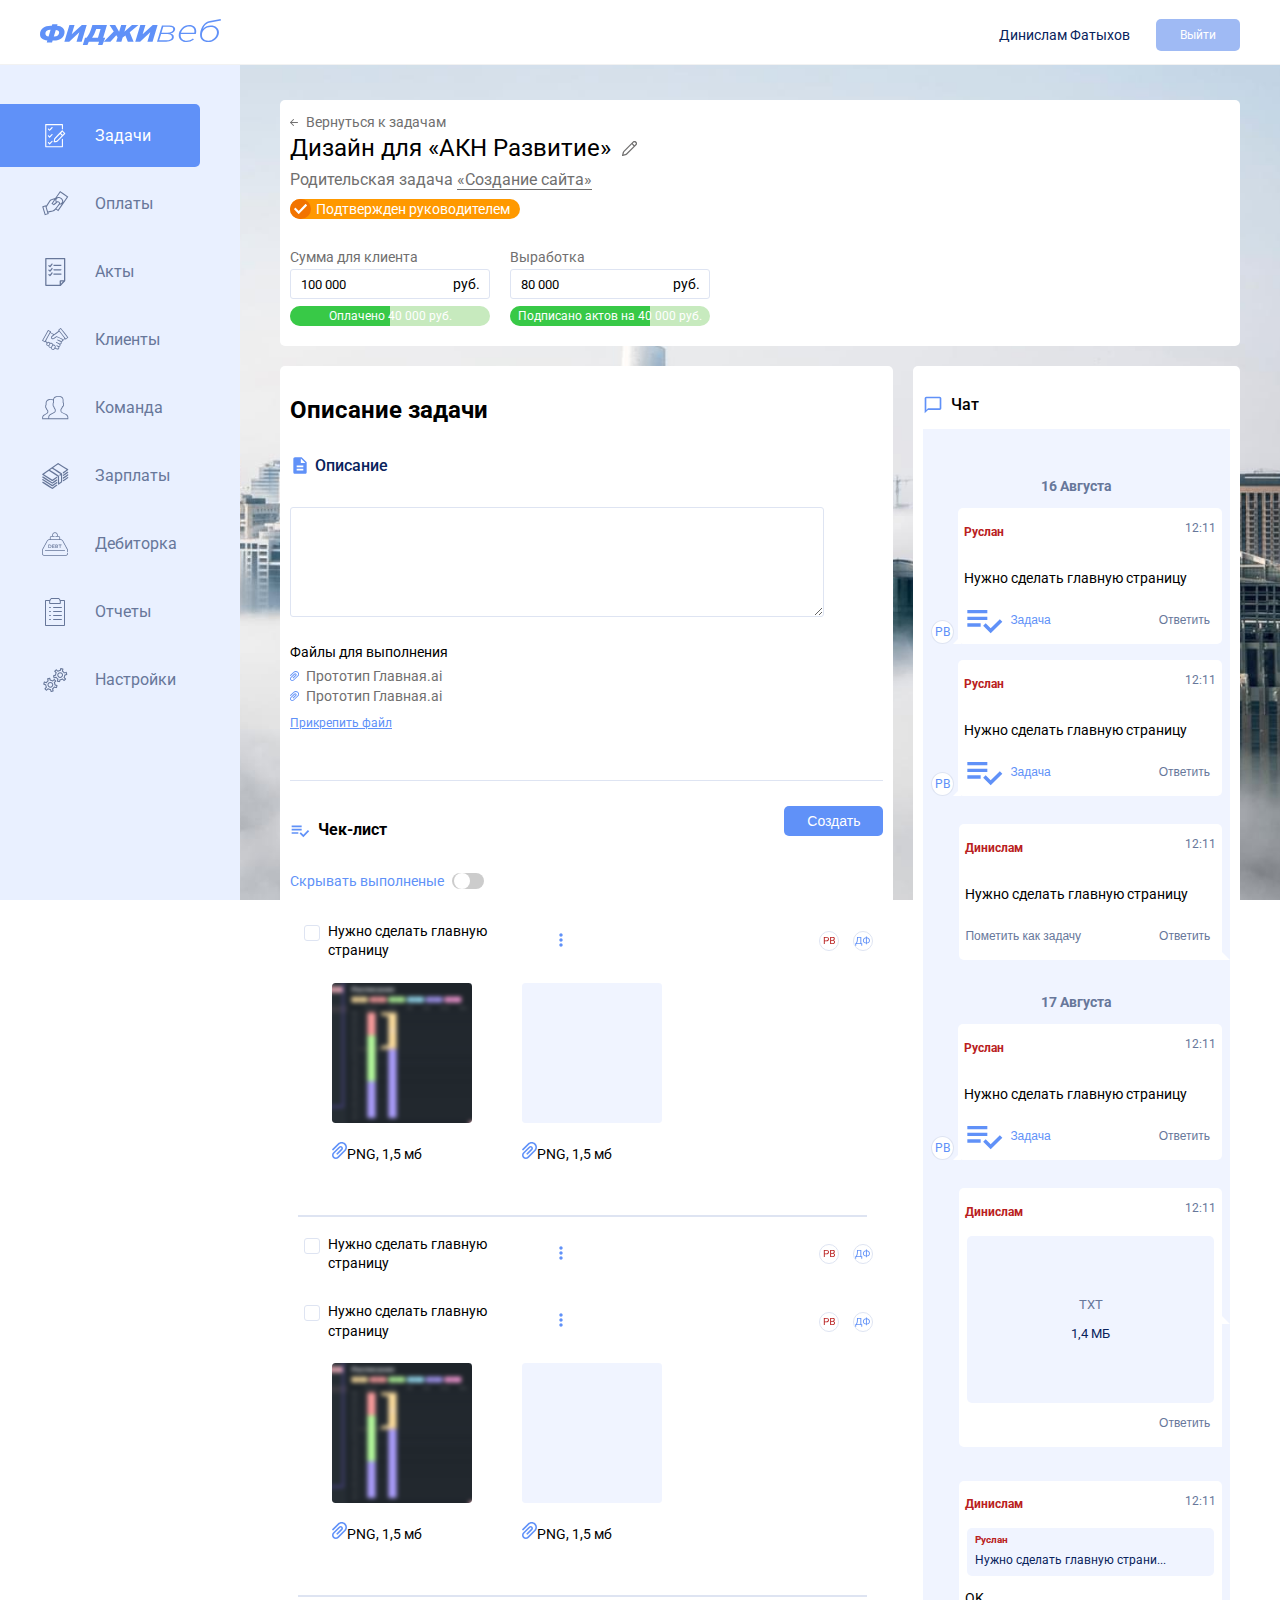
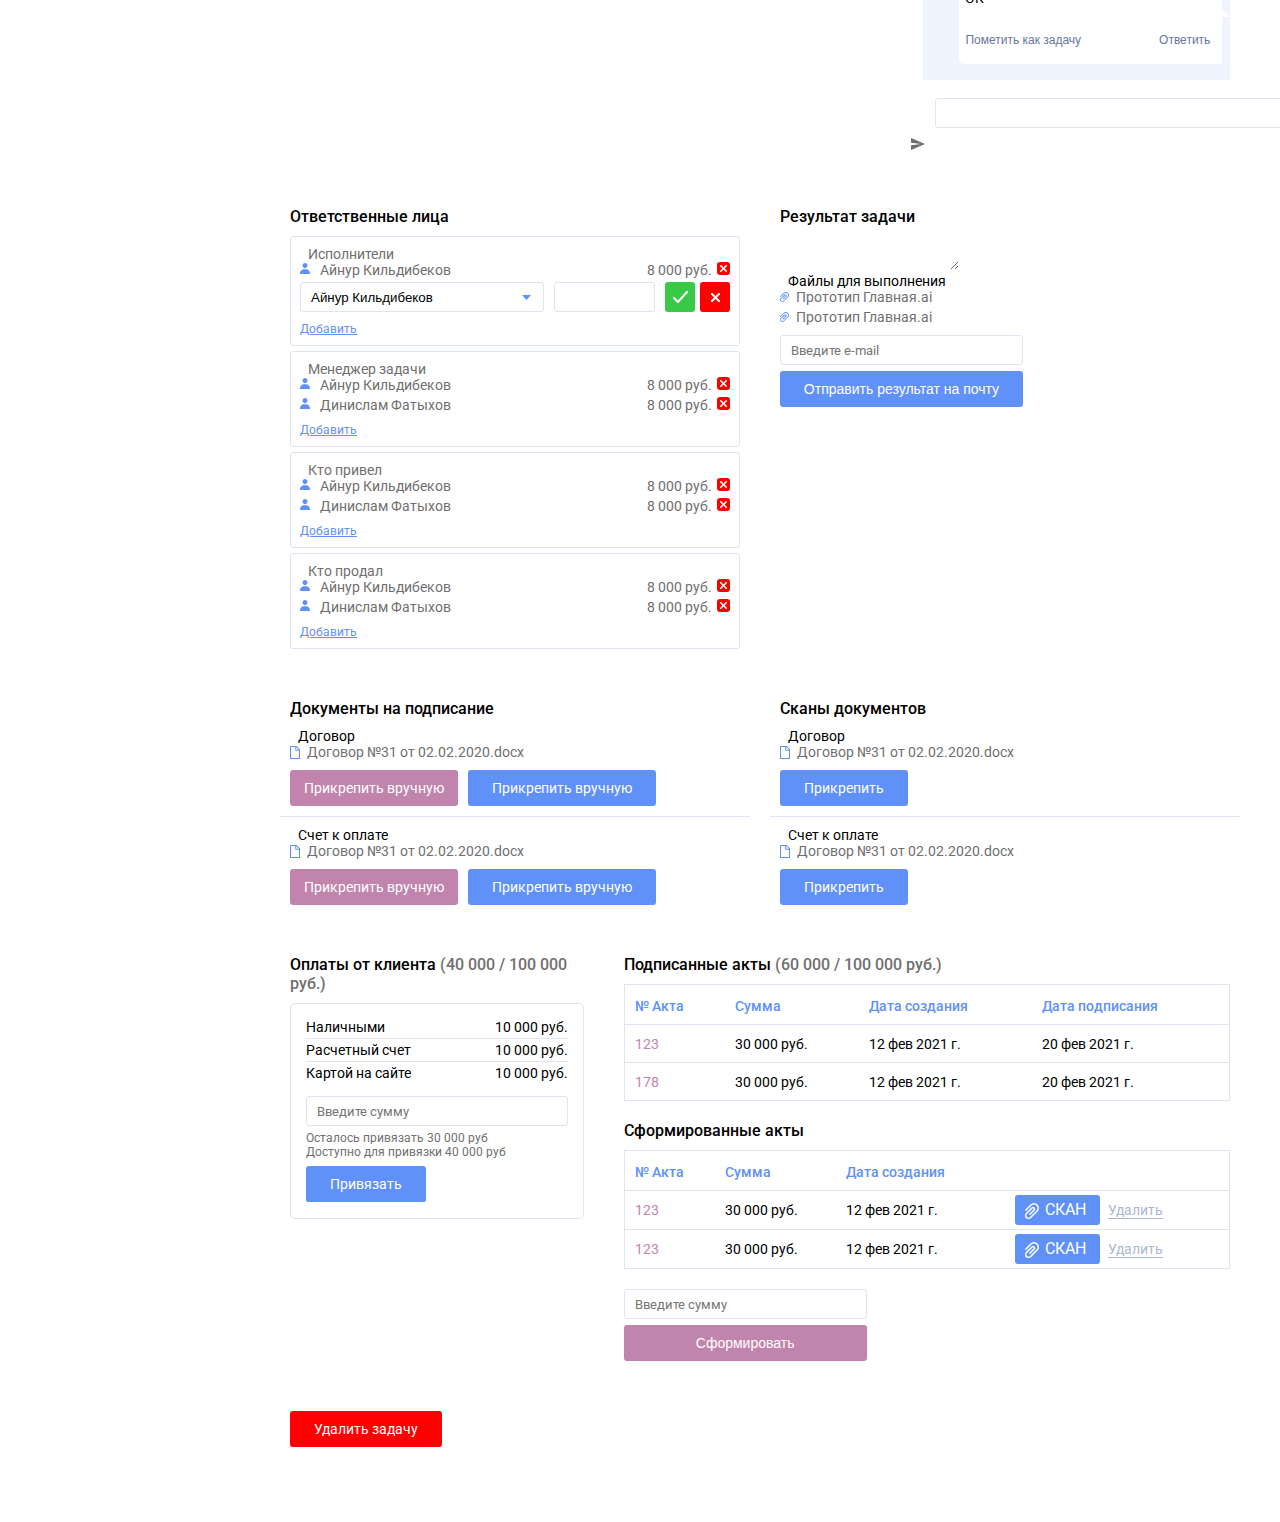
<file: index.html>
<!DOCTYPE html>
<html lang="en">
  <head>
    <meta charset="UTF-8"/>
    <meta name="viewport" content="width=device-width, initial-scale=1.0"/>
    <title>Задачи вертикальный вид</title>
    <link rel="stylesheet" href="css/styles.css"/>
  </head>
  <body>
    <div class="wrapper">
      <header class="header -flex -justify-between">
        <div class="logo"><a href="#"><img src="img/logo.svg" alt=""/></a></div>
        <div class="header__login -flex -center"><span class="header__name">Динислам Фатыхов</span><a class="btn" href="#">Выйти</a></div>
      </header>
      <div class="full-width -flex">
        <div class="main-nav">
          <ul>
            <li class="nav-tasks active"><a class="-flex" href="#"> <span></span>Задачи</a></li>
            <li class="nav-pay"><a class="-flex" href="#"> <span></span>Оплаты</a></li>
            <li class="nav-acts"><a class="-flex" href="#"> <span></span> Акты</a></li>
            <li class="nav-klients"><a class="-flex" href="#"> <span></span> Клиенты</a></li>
            <li class="nav-team"><a class="-flex" href="#"> <span></span> Команда</a></li>
            <li class="nav-money"><a class="-flex" href="#"> <span></span> Зарплаты</a></li>
            <li class="nav-debet"><a class="-flex" href="#"> <span></span> Дебиторка</a></li>
            <li class="nav-otch"><a class="-flex" href="#"> <span></span> Отчеты</a></li>
            <li class="nav-settings"><a class="-flex" href="#"> <span></span> Настройки</a></li>
          </ul>
        </div>
        <div class="content">
          <div class="task__content">
            <div class="c__row">
              <div class="c__col-12"><a class="to-back" href="#">Вернуться к задачам</a>
                <h1>Дизайн для «АКН Развитие»<a class="task-edit" href="#"></a></h1>
                <div class="task-parent">Родительская задача <a href="#">«Создание сайта»</a></div>
                <div class="task-status task__approved">Подтвержден руководителем</div>
                <div class="task-money -flex">
                  <div class="task-money__row"><span>Сумма для клиента</span>
                    <div class="task-money__input">
                      <input type="text" value="100 000"/><span>руб.</span>
                    </div>
                    <div class="task-money-progress"> <span class="task-money-progress-text">Оплачено 40 000  руб.</span><span class="progress-col" style="width:50%"></span></div>
                  </div>
                  <div class="task-money__row"><span>Выработка</span>
                    <div class="task-money__input">
                      <input type="text" value="80 000"/><span>руб.</span>
                    </div>
                    <div class="task-money-progress"> <span class="task-money-progress-text">Подписано актов на 40 000  руб.</span><span class="progress-col" style="width:70%"></span></div>
                  </div>
                </div>
              </div>
            </div>
            <div class="c__row">
              <div class="c__col-8">                
                <div class="task-h2">
                  <h2>Описание задачи</h2>
                  <div class="task_description">
                    <img src="/img/description.svg" alt="">
                    <p class="task_description_p">Описание</p>
                    
                  </div>
                </div>
               
                <textarea class="task_discription"></textarea>
                <div class="task-h4">Файлы для выполнения</div>
                <div class="file-list">
                  <div class="file-list__item"><a class="file-item" href="">Прототип Главная.ai</a><a class="file-delete" href="#">Удалить</a></div>
                  <div class="file-list__item"><a class="file-item" href="">Прототип Главная.ai</a><a class="file-delete" href="#">Удалить</a></div>
                </div>
                <label class="file-attach" for="file-attach-1"><span>Прикрепить файл</span>
                  <input id="file-attach-1" type="file"/>
                </label>


                <div class="task_check_list">
                  <div class="task_check_list_header">
                    <div class="task_check_list_left">
                      <img src="/img/playlist_add_check.svg" alt="">
                      <h3 class="task-h3">
                        Чек-лист
                      </h3>
                    </div>                
                    <button class="create_check_list">Создать</button>
                  </div> 
                  <div class="task_check_list_content">
                    <h4 class="task_check_list_content_h4">
                      Скрывать выполненые
                    </h4>
                    
                    <label class="switch">
                      <input type="checkbox">
                      <span class="slider round"></span>
                    </label>
                  </div> 

                  <div class="check_list_need_to_do">
                    <div class="to_do_checkbox">
                      <div class="c__col-6 checkbox_todo">
                        <p><input class="input_todo checked" type="checkbox" name="a" checked></p>
                      
                      <h3 class="h3_task">Нужно сделать главную страницу</h3>
                      <button class="drop_more_vert"><img src="/img/more_vert.svg" alt=""></button> 
                      </div>
                      
                      <div class="c__col-6 img_todo">
                        <img class="img_group" src="./img/Group 68.svg" alt=""> 
                        <img class="img_group" src="./img/Group 67.svg" alt="">
                      </div> 
                                          
                    </div>
                    <div class="to_do_task ">
                      <div class="c__col-4 img_col4">
                        <img class="to_do_task_img" src="/img/Frame 4.svg" alt="">
                        <figcaption class="to_do_figcaption"  ><img src="/img/Vector.svg" alt="">PNG, 1,5 мб</figcaption>
                        
                      </div>
                      <div class="c__col-4 img_col4">
                        <img class="to_do_task_img" src="/img/Rectangle 239.svg" alt="">
                        <figcaption class="to_do_figcaption"><img src="/img/Vector.svg" alt="">PNG, 1,5 мб</figcaption>
                      </div>
                      <div class="c__col-4 img_col4">
                        
                      </div>
                    </div>  
                                      
                  </div> 
                  <div class="check_list_need_to_do">
                    <div class="to_do_checkbox">
                      <div class="c__col-6 checkbox_todo">
                        <p><input class="input_todo checked" type="checkbox" name="a" checked></p>
                      
                      <h3 class="h3_task">Нужно сделать главную страницу</h3>
                      <button class="drop_more_vert"><img src="/img/more_vert.svg" alt=""></button> 
                      </div>
                      
                      <div class="c__col-6 img_todo">
                        <img class="img_group" src="./img/Group 68.svg" alt=""> 
                        <img class="img_group" src="./img/Group 67.svg" alt="">
                      </div>                      
                    </div>
                    <div class="to_do_task display_none">
                      <div class="c__col-4 img_col4">
                        <img class="to_do_task_img" src="/img/Frame 4.svg" alt="">
                        <figcaption class="to_do_figcaption"  ><img src="/img/Vector.svg" alt="">PNG, 1,5 мб</figcaption>
                        
                      </div>
                      <div class="c__col-4 img_col4">
                        <img class="to_do_task_img" src="/img/Rectangle 239.svg" alt="">
                        <figcaption class="to_do_figcaption"><img src="/img/Vector.svg" alt="">PNG, 1,5 мб</figcaption>
                      </div>
                      <div class="c__col-4 img_col4">
                        
                      </div>
                    </div>                                        
                  </div> 
                  <div class="check_list_need_to_do">
                    <div class="to_do_checkbox">
                      <div class="c__col-6 checkbox_todo">
                        <p><input class="input_todo checked" type="checkbox" name="a" checked></p>
                      
                      <h3 class="h3_task">Нужно сделать главную страницу</h3>
                      <button class="drop_more_vert"><img src="/img/more_vert.svg" alt=""></button> 
                      </div>
                      
                      <div class="c__col-6 img_todo">
                        <img class="img_group" src="./img/Group 68.svg" alt=""> 
                        <img class="img_group" src="./img/Group 67.svg" alt="">
                      </div>                      
                    </div>
                    <div class="to_do_task">
                      <div class="c__col-4 img_col4">
                        <img class="to_do_task_img" src="/img/Frame 4.svg" alt="">
                        <figcaption class="to_do_figcaption"  ><img src="/img/Vector.svg" alt="">PNG, 1,5 мб</figcaption>
                        
                      </div>
                      <div class="c__col-4 img_col4">
                        <img class="to_do_task_img" src="/img/Rectangle 239.svg" alt="">
                        <figcaption class="to_do_figcaption"><img src="/img/Vector.svg" alt="">PNG, 1,5 мб</figcaption>
                      </div>
                      <div class="c__col-4 img_col4">
                        
                      </div>
                    </div>                                        
                  </div>                
                </div>

              </div>
              <div class="c__col-4">
                <div class="task-chat">
                  <div class="task-chat__head">
                    <div class="task_h3">
                      <img src="/img/chat_bubble_outline.svg" alt="">
                      <h3 class="h3_chat">
                        Чат
                      </h3>
                    </div>                    
                  </div>
                  <div class="body_chat">
                    <h3 class="data_chat">16 Августа</h3>
                    <div class="message_cart">
                      <div class="c__col-1 name_member">
                        <p class="name_member_in">РВ</p>
                        <img class="corner_img" src="/img/Polygon 4.svg" alt="">
                      </div>
                      <div class="c__col-11 messages_chat">
                        <div class="head_message">
                          <h4 class="name_member_sms">Руслан</h4>
                          <p class="data_message">12:11</p>
                        </div>
                        
                        <p class="text_mesage">Нужно сделать главную страницу</p>
                        <div class="footer_message">
                          <div class="add_task">
                            <img src="/img/playlist_add_check.svg" alt="">
                            <button class="marked_task">Задача</button>
                          </div>
                          <div class="ask_message">
                            <button class="ask_message_p">Ответить</button>
                          </div>
                        </div>
                      </div>
                    </div>
                    <div class="message_cart">
                      <div class="c__col-1 name_member">
                        <p class="name_member_in">РВ</p>
                        <img class="corner_img" src="/img/Polygon 4.svg" alt="">
                      </div>
                      <div class="c__col-11 messages_chat">
                        <div class="head_message">
                          <h4 class="name_member_sms">Руслан</h4>
                          <p class="data_message">12:11</p>
                        </div>
                        
                        <p class="text_mesage">Нужно сделать главную страницу</p>
                        <div class="footer_message">
                          <div class="add_task">
                            <img src="/img/playlist_add_check.svg" alt="">
                            <button class="marked_task">Задача</button>
                          </div>
                          <div class="ask_message">
                            <button class="ask_message_p">Ответить</button>
                          </div>
                        </div>
                      </div>
                    </div>
                    <div class="your_message_cart">                      
                      <div class="c__col-11 your_messages_chat">
                        <div class="head_message">
                          <h4 class="name_member_sms">Динислам</h4>
                          <p class="data_message">12:11</p>
                        </div>
                        
                        <p class="text_mesage">Нужно сделать главную страницу</p>
                        <div class="footer_message">
                          <div class="add_task">
                            <!-- <img src="/img/playlist_add_check.svg" alt=""> -->
                            <!-- <p class="mark_task">Задача</p> -->
                          <button class="mark_task">Пометить как задачу</button>
                          </div>
                          <div class="ask_message">
                            <button class="ask_message_p">Ответить</button>
                          </div>
                        </div>
                      </div>   
                      <div class="c__col-1">
                        <img class="right_corner_img" src="/img/Polygon 3.png" alt="">
                      </div>                   
                    </div>
                    <h3 class="data_chat">17 Августа</h3>
                    <div class="message_cart">
                      <div class="c__col-1 name_member">
                        <p class="name_member_in">РВ</p>
                        <img class="corner_img" src="/img/Polygon 4.svg" alt="">
                      </div>
                      <div class="c__col-11 messages_chat">
                        <div class="head_message">
                          <h4 class="name_member_sms">Руслан</h4>
                          <p class="data_message">12:11</p>
                        </div>                        
                        <p class="text_mesage">Нужно сделать главную страницу</p>
                        <div class="footer_message">
                          <div class="add_task">
                            <img src="/img/playlist_add_check.svg" alt="">
                            <button class="marked_task">Задача</button>
                          </div>
                          <div class="ask_message">
                            <button class="ask_message_p">Ответить</button>
                          </div>
                        </div>
                      </div>
                    </div>

                    <div class="your_message_cart">                      
                      <div class="your_messages_chat">
                        <div class="head_message">
                          <h4 class="name_member_sms">Динислам</h4>
                          <p class="data_message">12:11</p>
                        </div>
                        
                        <div class="container_attached_file">
                          <div class="attached_file">
                            <p class="file_type"> TXT</p>
                            <p class="file_size"> 1,4 МБ</p>
                          </div>                          
                        </div>
                        <div class="footer_message">
                          <div class="add_task">
                            <!-- <img src="/img/playlist_add_check.svg" alt=""> -->
                            <!-- <p class="mark_task">Задача</p> -->
                          <!-- <button class="mark_task">Пометить как задачу</button> -->
                          </div>
                          <div class="ask_message">
                            <button class="ask_message_p">Ответить</button>
                          </div>
                        </div>
                      </div>   
                      <div class="c__col-1">
                        <img class="right_corner_img" src="/img/Polygon 3.png" alt="">
                      </div>                   
                    </div>

                    <div class="your_message_cart">                      
                      <div class="your_messages_chat">
                        <div class="head_message">
                          <h4 class="name_member_sms">Динислам</h4>
                          <p class="data_message">12:11</p>
                        </div>
                        
                        <div class="container_attached_file">
                          <h3 class="forward_message">Руслан</h3>
                          <p class="text_forward_message">Нужно сделать главную страни...</p>
                        </div>
                        <p class="text_mesage">OK</p>
                        <div class="footer_message">
                          <div class="add_task">
                            <!-- <img src="/img/playlist_add_check.svg" alt=""> -->
                            <!-- <p class="mark_task">Задача</p> -->
                          <button class="mark_task">Пометить как задачу</button>
                          </div>
                          <div class="ask_message">
                            <button class="ask_message_p">Ответить</button>
                          </div>
                        </div>
                      </div>   
                      <div class="c__col-1">
                        <img class="right_corner_img" src="/img/Polygon 3.png" alt="">
                      </div>                   
                    </div>
                  </div>
                  <div class="send_message">
                    <button class="paper_clip"><img src="/img/Frame 2.svg" alt=""></button>
                    <div class="window_input">
                      <input  type="text">
                      <button class="svg_send"><img src="/img/send.svg" alt=""></button>
                    </div>
                  </div>
                </div>
                
              </div>
            </div>
            <div class="c__row">
              <div class="c__col-6">
                <div class="task-h2">Ответственные лица</div>
                <div class="task__executor">
                  <div class="task-h3">Исполнители</div>
                  <div class="task__executor__row -flex -justify-between"><span class="task__executor__user">Айнур Кильдибеков</span><span>
                      <div class="task__executor__money">8 000 руб.</div><a class="delete-excutor" href="#"></a></span></div>
                  <div class="task__executor__row task__executor__add -flex -justify-between">
                    <select>
                      <option value="1">Айнур Кильдибеков</option>
                      <option value="1">Айнур Кильдибеков</option>
                    </select>
                    <input type="text"/>
                    <div class="task__executor_add__control -flex"><a class="task__executor__assept" href="#"></a><a class="task__executor__cancel" href="#"></a></div>
                  </div><a href="#">Добавить</a>
                </div>
                <div class="task__executor">
                  <div class="task-h3">Менеджер задачи</div>
                  <div class="task__executor__row -flex -justify-between"><span class="task__executor__user">Айнур Кильдибеков</span><span>
                      <div class="task__executor__money">8 000 руб.</div><a class="delete-excutor" href="#"></a></span></div>
                  <div class="task__executor__row -flex -justify-between"><span class="task__executor__user">Динислам Фатыхов</span><span>
                      <div class="task__executor__money">8 000 руб.</div><a class="delete-excutor" href="#"></a></span></div><a href="#">Добавить</a>
                </div>
                <div class="task__executor">
                  <div class="task-h3">Кто привел</div>
                  <div class="task__executor__row -flex -justify-between"><span class="task__executor__user">Айнур Кильдибеков</span><span>
                      <div class="task__executor__money">8 000 руб.</div><a class="delete-excutor" href="#"></a></span></div>
                  <div class="task__executor__row -flex -justify-between"><span class="task__executor__user">Динислам Фатыхов</span><span>
                      <div class="task__executor__money">8 000 руб.</div><a class="delete-excutor" href="#"></a></span></div><a href="#">Добавить</a>
                </div>
                <div class="task__executor">
                  <div class="task-h3">Кто продал</div>
                  <div class="task__executor__row -flex -justify-between"><span class="task__executor__user">Айнур Кильдибеков</span><span>
                      <div class="task__executor__money">8 000 руб.</div><a class="delete-excutor" href="#"></a></span></div>
                  <div class="task__executor__row -flex -justify-between"><span class="task__executor__user">Динислам Фатыхов</span><span>
                      <div class="task__executor__money">8 000 руб.</div><a class="delete-excutor" href="#"></a></span></div><a href="#">Добавить</a>
                </div>
              </div>
              <div class="c__col-6">
                <div class="task-h2">Результат задачи</div>
                <textarea></textarea>
                <div class="task-h3">Файлы для выполнения</div>
                <div class="file-list">
                  <div class="file-list__item"><a class="file-item" href="#">Прототип Главная.ai</a><a class="file-delete" href="#">Удалить</a></div>
                  <div class="file-list__item"><a class="file-item" href="#">Прототип Главная.ai</a><a class="file-delete" href="#">Удалить</a></div>
                </div>
                <div class="task__send"> 
                  <form action="#">
                    <input type="email" placeholder="Введите e-mail"/>
                    <button class="btn btn-fillblue">Отправить результат на почту</button>
                  </form>
                </div>
              </div>
            </div>
            <div class="c__row">
              <div class="c__col-6">
                <div class="task-h2">Документы на подписание</div>
                <div class="task-docs">
                  <div class="task-h3">Договор</div>
                  <div class="task-docs__list">
                    <div class="file-list__item"><a class="file-item" href="#">Договор №31 от 02.02.2020.docx</a><a class="file-delete" href="#">Удалить</a></div>
                  </div>
                  <div class="task-docs__control -flex"><a class="btn btn-pink" href="#">Прикрепить вручную</a><a class="btn btn-fillblue" href="#">Прикрепить вручную</a></div>
                </div>
                <div class="task-docs">
                  <div class="task-h3">Счет к оплате</div>
                  <div class="task-docs__list">
                    <div class="file-list__item"><a class="file-item" href="#">Договор №31 от 02.02.2020.docx</a><a class="file-delete" href="#">Удалить</a></div>
                  </div>
                  <div class="task-docs__control -flex"><a class="btn btn-pink" href="#">Прикрепить вручную</a><a class="btn btn-fillblue" href="#">Прикрепить вручную</a></div>
                </div>
              </div>
              <div class="c__col-6">
                <div class="task-h2">Сканы документов</div>
                <div class="task-docs">
                  <div class="task-h3">Договор</div>
                  <div class="task-docs__list">
                    <div class="file-list__item"><a class="file-item" href="#">Договор №31 от 02.02.2020.docx</a><a class="file-delete" href="#">Удалить</a></div>
                  </div>
                  <div class="task-docs__control -flex"><a class="btn btn-fillblue" href="#">Прикрепить</a></div>
                </div>
                <div class="task-docs">
                  <div class="task-h3">Счет к оплате</div>
                  <div class="task-docs__list">
                    <div class="file-list__item"><a class="file-item" href="#">Договор №31 от 02.02.2020.docx</a><a class="file-delete" href="#">Удалить</a></div>
                  </div>
                  <div class="task-docs__control -flex"><a class="btn btn-fillblue" href="#">Прикрепить</a></div>
                </div>
              </div>
            </div>
            <div class="c__row">
              <div class="c__col-4">
                <div class="task-h2">Оплаты от клиента <span>(40 000 / 100 000 руб.)</span></div>
                <div class="clients-pays">
                  <div class="clients-pays__row -flex -justify-between"><span>Наличными </span><span>10 000 руб.</span></div>
                  <div class="clients-pays__row -flex -justify-between"><span>Расчетный счет</span><span>10 000 руб.</span></div>
                  <div class="clients-pays__row -flex -justify-between"><span>Картой на сайте</span><span>10 000 руб.</span></div>
                  <input type="text" placeholder="Введите сумму"/>
                  <div class="clients-pays__alert">Осталось привязать 30 000 руб <br>Доступно для привязки 40 000 руб</div><a class="btn btn-fillblue" href="#">Привязать</a>
                </div>
              </div>
              <div class="c__col-8">
                <div class="task-h2">Подписанные акты <span>(60 000 / 100 000 руб.)</span></div>
                <table class="task-act">
                  <tr>
                    <th>№ Акта</th>
                    <th>Сумма</th>
                    <th>Дата создания</th>
                    <th>Дата подписания</th>
                  </tr>
                  <tr>
                    <td>123</td>
                    <td>30 000 руб.</td>
                    <td>12 фев 2021 г.</td>
                    <td>20 фев 2021 г.</td>
                  </tr>
                  <tr>
                    <td>178</td>
                    <td>30 000 руб.</td>
                    <td>12 фев 2021 г.</td>
                    <td>20 фев 2021 г.</td>
                  </tr>
                </table>
                <div class="task-h2">Сформированные акты</div>
                <table class="task-act">
                  <tr>
                    <th>№ Акта</th>
                    <th>Сумма</th>
                    <th>Дата создания</th>
                    <th></th>
                  </tr>
                  <tr>
                    <td>123</td>
                    <td>30 000 руб.</td>
                    <td>12 фев 2021 г.</td>
                    <td>
                      <div class="skan-file"><a class="skan-file__item" href="#">Скан</a><a class="delete" href="#">Удалить</a></div>
                    </td>
                  </tr>
                  <tr>
                    <td>123</td>
                    <td>30 000 руб.</td>
                    <td>12 фев 2021 г.</td>
                    <td> 
                      <div class="skan-file"><a class="skan-file__item" href="#">Скан</a><a class="delete" href="#">Удалить</a></div>
                    </td>
                  </tr>
                </table>
                <div class="task__send"> 
                  <form action="#">
                    <input type="text" placeholder="Введите сумму"/>
                    <button class="btn btn-pink">Сформировать</button>
                  </form>
                </div>
              </div>
            </div>
            <div class="c__row">
              <div class="c__col-12"><a class="btn btn-red" href="#">Удалить задачу</a></div>
            </div>
          </div>
        </div>
      </div>
    </div>
  </body>
  <script src="https://code.jquery.com/jquery-3.5.1.slim.min.js"></script>
  <script src="/js/scripts.js"></script>
</html>
</file>
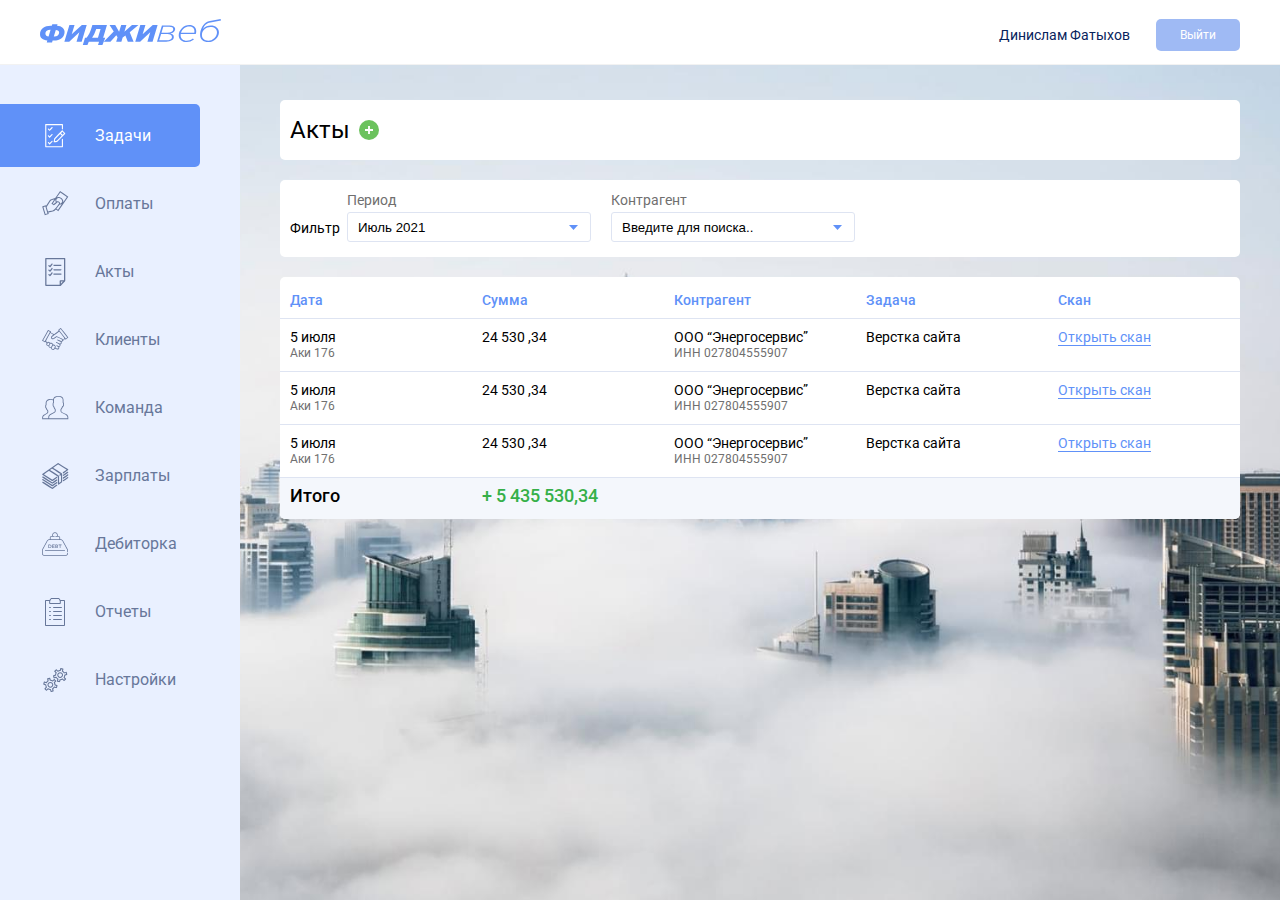
<file: acts.html>
<!DOCTYPE html>
<html lang="en">
  <head>
    <meta charset="UTF-8"/>
    <meta name="viewport" content="width=device-width, initial-scale=1.0"/>
    <title>Акты</title>
    <link rel="stylesheet" href="/css/styles.css"/>
  </head>
  <body>
    <div class="wrapper">
      <header class="header -flex -justify-between">
        <div class="logo"><a href="#"><img src="img/logo.svg" alt=""/></a></div>
        <div class="header__login -flex -center"><span class="header__name">Динислам Фатыхов</span><a class="btn" href="#">Выйти</a></div>
      </header>
      <div class="full-width -flex">
        <div class="main-nav">
          <ul>
            <li class="nav-tasks active"><a class="-flex" href="#"> <span></span>Задачи</a></li>
            <li class="nav-pay"><a class="-flex" href="#"> <span></span>Оплаты</a></li>
            <li class="nav-acts"><a class="-flex" href="#"> <span></span> Акты</a></li>
            <li class="nav-klients"><a class="-flex" href="#"> <span></span> Клиенты</a></li>
            <li class="nav-team"><a class="-flex" href="#"> <span></span> Команда</a></li>
            <li class="nav-money"><a class="-flex" href="#"> <span></span> Зарплаты</a></li>
            <li class="nav-debet"><a class="-flex" href="#"> <span></span> Дебиторка</a></li>
            <li class="nav-otch"><a class="-flex" href="#"> <span></span> Отчеты</a></li>
            <li class="nav-settings"><a class="-flex" href="#"> <span></span> Настройки</a></li>
          </ul>
        </div>
        <div class="content">
          <div class="ts__header -flex -center -wrap">
            <div class="title">Акты</div><a class="add-plus" href="#" data-remodal-target="add-pay"></a>
          </div>
          <div class="ts__filter -flex -center -end">
            <div class="ts__filter__title">Фильтр</div>
            <div class="ts__filter__col"><span>Период</span>
              <select>
                <option value="Июль 2021">Июль 2021</option>
                <option value="Июль 2022">Июль 2022</option>
              </select>
            </div>
            <div class="ts__filter__col"><span>Контрагент</span>
              <select>
                <option value="Введите для поиска..">Введите для поиска..</option>
                <option value="В работе">В работе</option>
              </select>
            </div>
          </div>
          <div class="pays">
            <div class="c__table__row">
              <div class="c__table__col">Дата</div>
              <div class="c__table__col">Сумма</div>
              <div class="c__table__col">Контрагент</div>
              <div class="c__table__col">Задача</div>
              <div class="c__table__col">Скан</div>
            </div>
            <div class="c__table__row">
              <div class="c__table__col">5 июля<span>Аки 176</span></div>
              <div class="c__table__col">24 530 ,34</div>
              <div class="c__table__col">ООО “Энергосервис”<span>ИНН 027804555907</span></div>
              <div class="c__table__col">Верстка сайта</div>
              <div class="c__table__col"> <a class="open-scan" href="#">Открыть скан</a></div>
            </div>
            <div class="c__table__row">
              <div class="c__table__col">5 июля<span>Аки 176</span></div>
              <div class="c__table__col">24 530 ,34</div>
              <div class="c__table__col">ООО “Энергосервис”<span>ИНН 027804555907</span></div>
              <div class="c__table__col">Верстка сайта</div>
              <div class="c__table__col"> <a class="open-scan" href="#">Открыть скан</a></div>
            </div>
            <div class="c__table__row">
              <div class="c__table__col">5 июля<span>Аки 176</span></div>
              <div class="c__table__col">24 530 ,34</div>
              <div class="c__table__col">ООО “Энергосервис”<span>ИНН 027804555907</span></div>
              <div class="c__table__col">Верстка сайта</div>
              <div class="c__table__col"> <a class="open-scan" href="#">Открыть скан</a></div>
            </div>
            <div class="c__table__row itog">
              <div class="c__table__col">
                <div class="pay-itog">Итого</div>
              </div>
              <div class="c__table__col">
                <div class="pay-finall">+ 5 435 530,34</div>
              </div>
            </div>
          </div>
        </div>
      </div>
    </div>
  </body>
  <div class="remodal" data-remodal-id="add-client" data-remodal-options="hashTracking: false, closeOnOutsideClick: true">
    <button class="remodal-close" data-remodal-action="close"></button>
    <div class="title">Новый клиент</div>
    <form action="#">
      <div class="field-row">
        <label>Наименование (псевдоним)</label>
        <input type="text"/>
      </div>
      <div class="field-row">
        <label>Официальное наименование</label>
        <input type="text"/>
      </div>
      <div class="field-row">
        <label>ИНН</label>
        <input type="text"/>
      </div>
      <div class="field-row">
        <label>Адрес</label>
        <input type="text"/>
      </div>
      <button class="btn btn-fillblue">Добавить клиента</button>
    </form>
  </div>
  <div class="remodal" data-remodal-id="add-person" data-remodal-options="hashTracking: false, closeOnOutsideClick: true">
    <button class="remodal-close" data-remodal-action="close"></button>
    <div class="title">Новый cотрудник</div>
    <form action="#">
      <div class="field-row">
        <label>Псевдоним</label>
        <input type="text"/>
      </div>
      <div class="field-row">
        <label>Email</label>
        <input type="text"/>
      </div>
      <div class="field-row">
        <label>Пароль</label>
        <input type="text"/>
      </div>
      <div class="field-row">
        <label>Роли</label>
        <select>
          <option value="1">Руководитель</option>
          <option value="2">Дизайнер</option>
        </select>
      </div>
      <button class="btn btn-fillblue">Добавить сотрудника</button>
    </form>
  </div>
  <div class="remodal" data-remodal-id="add-contact-client" data-remodal-options="hashTracking: false, closeOnOutsideClick: true">
    <button class="remodal-close" data-remodal-action="close"></button>
    <form action="#">
      <div class="field-row">
        <label>ФИО</label>
        <input type="text" value="Иванов Петр Семенович"/>
      </div>
      <div class="field-row">
        <label>Должность</label>
        <input type="text" value="Менеджер по продажам"/>
      </div>
      <div class="field-row">
        <label>Телефоны</label>
        <div class="-flex -center">
          <input type="text" value="8 (917) 342 65 78"/><a class="delete-form-row" href="#"> </a>
        </div>
      </div>
      <div class="field-row">
        <div class="-flex -center">
          <input type="text" value="8 (917) 342 65 78"/>
          <input class="dop-input" type="text" value="1234"/><a class="delete-form-row" href="#"> </a>
        </div>
      </div>
      <div class="field-row"><a class="form-row-add" href="#">+ добавить</a></div>
      <div class="field-row">
        <label>E-mail
          <div class="-flex">
            <input type="text" value="Ivanov@mail.ru"/><a class="form-row-delete" href="#"> </a>
          </div>
        </label>
      </div>
      <div class="field-row"><a class="form-row-add" href="#">+ добавить</a></div>
      <div class="field-row__btns -flex -center">
        <button class="btn btn-fillblue">Сохранить</button><a class="form-row__cancel" href="#">Удалить </a>
      </div>
    </form>
  </div>
  <div class="remodal center-text remodal-alert" data-remodal-id="error" data-remodal-options="hashTracking: false, closeOnOutsideClick: true">
    <button class="remodal-close" data-remodal-action="close"></button>
    <div class="title red-text">Ошибка!</div>
    <p>Lorem ipsum dolor sit amet, consectetur adipiscing elit, sed do eiusmod tempor incididunt ut labore et dolore magna aliqua.</p>
    <div class="btns-control -flex -center"><a class="btn btn-fillblue" href="#" data-remodal-action="close">Закрыть</a></div>
  </div>
  <div class="remodal center-text remodal-alert" data-remodal-id="delete" data-remodal-options="hashTracking: false, closeOnOutsideClick: true">
    <button class="remodal-close" data-remodal-action="close"></button>
    <div class="title">Удалить</div>
    <p>Вы уверены, что хотите удалить<br> Lorem ipsum dolor sit amet?</p>
    <div class="btns-control -flex -center"><a class="btn btn-fillblue" href="#" data-remodal-action="close">Закрыть</a><a class="btn btn-pink" href="#">Подтвердить</a></div>
  </div>
  <div class="remodal center-text remodal-alert" data-remodal-id="success" data-remodal-options="hashTracking: false, closeOnOutsideClick: true">
    <button class="remodal-close" data-remodal-action="close"></button>
    <div class="title">Операция выполнена успешно</div>
    <p>Lorem ipsum dolor sit amet, consectetur adipiscing elit, sed do eiusmod tempor incididunt ut labore et dolore  magna aliqua.</p>
    <div class="btns-control -flex -center"><a class="btn btn-fillblue" href="#" data-remodal-action="close">Закрыть</a></div>
  </div>
  <script src="https://code.jquery.com/jquery-3.5.1.slim.min.js"></script>
  <script src="/js/scripts.js"></script>
</html>
</file>
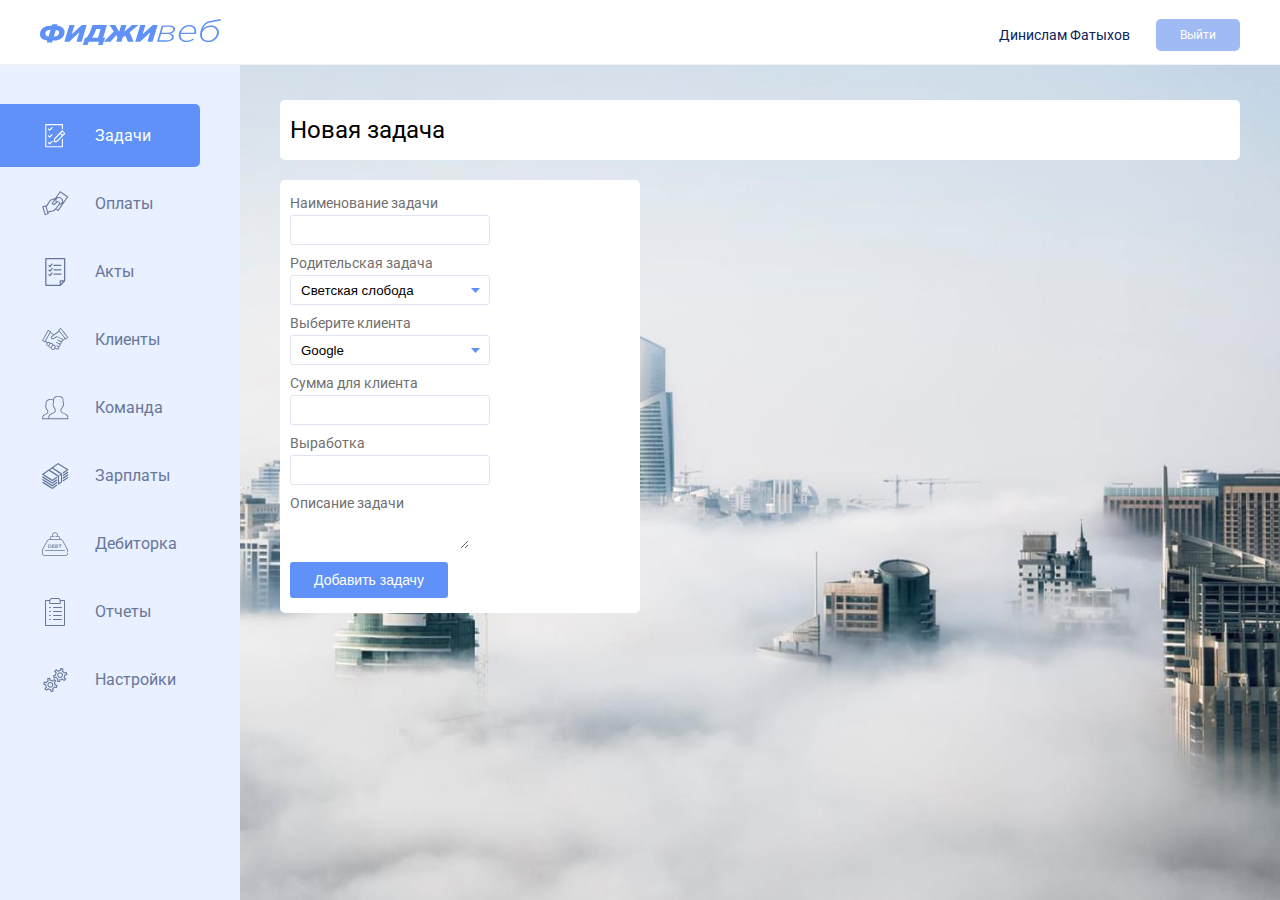
<file: add-task.html>
<!DOCTYPE html>
<html lang="en">
  <head>
    <meta charset="UTF-8"/>
    <meta name="viewport" content="width=device-width, initial-scale=1.0"/>
    <title>Добавить задачу</title>
    <link rel="stylesheet" href="/css/styles.css"/>
  </head>
  <body>
    <div class="wrapper">
      <header class="header -flex -justify-between">
        <div class="logo"><a href="#"><img src="img/logo.svg" alt=""/></a></div>
        <div class="header__login -flex -center"><span class="header__name">Динислам Фатыхов</span><a class="btn" href="#">Выйти</a></div>
      </header>
      <div class="full-width -flex">
        <div class="main-nav">
          <ul>
            <li class="nav-tasks active"><a class="-flex" href="#"> <span></span>Задачи</a></li>
            <li class="nav-pay"><a class="-flex" href="#"> <span></span>Оплаты</a></li>
            <li class="nav-acts"><a class="-flex" href="#"> <span></span> Акты</a></li>
            <li class="nav-klients"><a class="-flex" href="#"> <span></span> Клиенты</a></li>
            <li class="nav-team"><a class="-flex" href="#"> <span></span> Команда</a></li>
            <li class="nav-money"><a class="-flex" href="#"> <span></span> Зарплаты</a></li>
            <li class="nav-debet"><a class="-flex" href="#"> <span></span> Дебиторка</a></li>
            <li class="nav-otch"><a class="-flex" href="#"> <span></span> Отчеты</a></li>
            <li class="nav-settings"><a class="-flex" href="#"> <span></span> Настройки</a></li>
          </ul>
        </div>
        <div class="content">
          <div class="ts__header -flex -center">
            <div class="title">Новая задача</div>
          </div>
          <div class="add-task">
            <form action="#"></form>
            <div class="field-row">
              <label>Наименование задачи</label>
              <input type="text"/>
            </div>
            <div class="field-row">
              <label>Родительская задача</label>
              <select>
                <option value="Светская слобода">Светская слобода</option>
                <option value="Youtube">Youtube</option>
              </select>
            </div>
            <div class="field-row">
              <label>Выберите клиента</label>
              <select>
                <option value="Google">Google</option>
                <option value="Yandex">Yandex</option>
              </select>
            </div>
            <div class="field-row">
              <label>Сумма для клиента</label>
              <input type="text"/>
            </div>
            <div class="field-row">
              <label>Выработка</label>
              <input type="text"/>
            </div>
            <div class="field-row">
              <label>Описание задачи</label>
              <textarea></textarea>
            </div>
            <button class="btn btn-fillblue">Добавить задачу</button>
          </div>
        </div>
      </div>
    </div>
  </body>
  <script src="https://code.jquery.com/jquery-3.5.1.slim.min.js"></script>
  <script src="/js/scripts.js"></script>
</html>
</file>
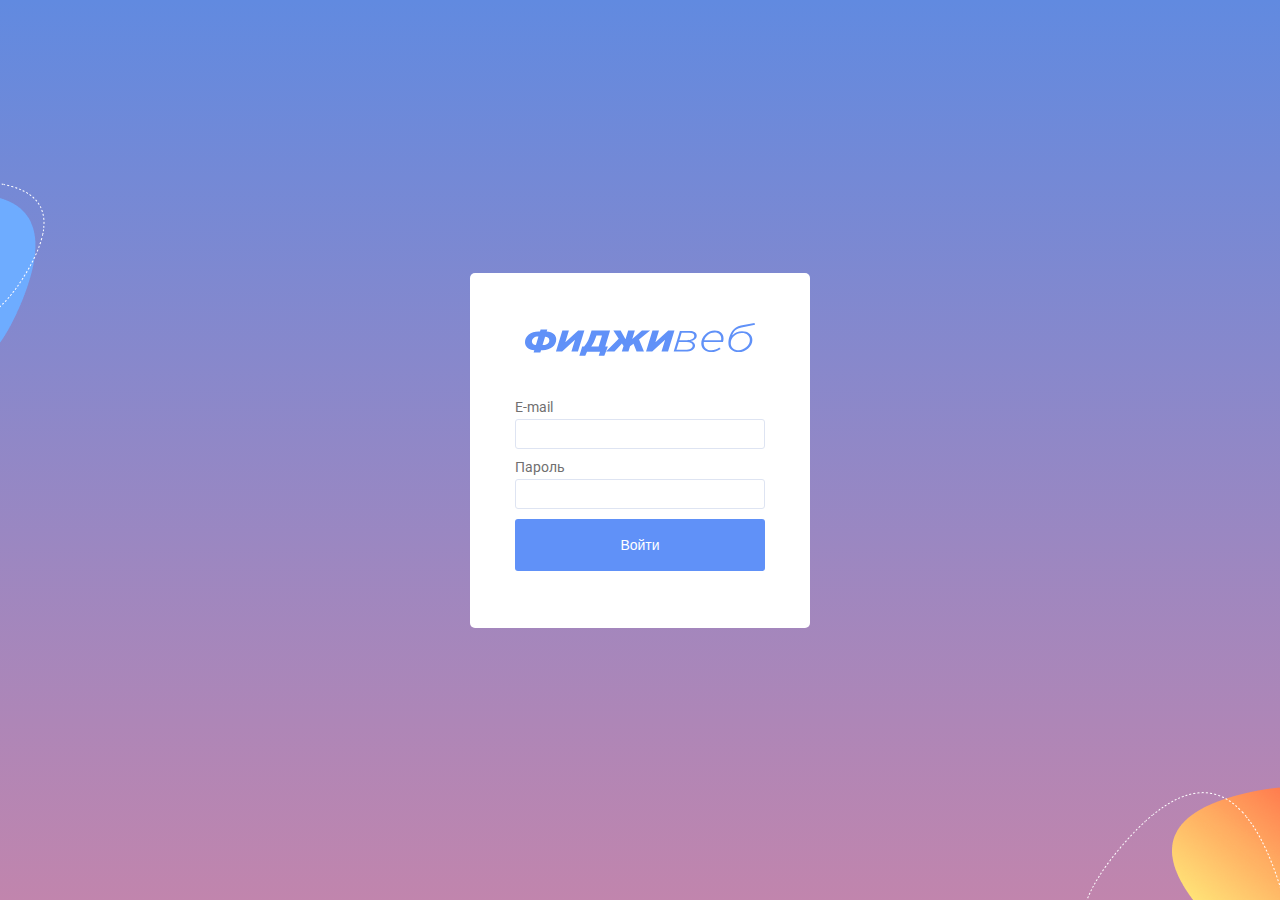
<file: auth.html>
<!DOCTYPE html>
<html lang="en">
  <head>
    <meta charset="UTF-8"/>
    <meta name="viewport" content="width=device-width, initial-scale=1.0"/>
    <title>Авторизация</title>
    <link rel="stylesheet" href="/css/styles.css"/>
  </head>
  <body>
    <div class="auth__content">
      <div class="auth__form">
        <div class="auth__logo"><img src="/img/logo.svg" alt=""/></div>
        <form action="#">
          <div class="field-row">
            <label>E-mail</label>
            <input type="email"/>
          </div>
          <div class="field-row">
            <label>Пароль</label>
            <input type="password"/>
          </div>
          <button class="btn btn-fillblue">Войти</button>
        </form>
      </div>
    </div>
  </body>
  <div class="remodal" data-remodal-id="add-client" data-remodal-options="hashTracking: false, closeOnOutsideClick: true">
    <button class="remodal-close" data-remodal-action="close"></button>
    <div class="title">Новый клиент</div>
    <form action="#">
      <div class="field-row">
        <label>Наименование (псевдоним)</label>
        <input type="text"/>
      </div>
      <div class="field-row">
        <label>Официальное наименование</label>
        <input type="text"/>
      </div>
      <div class="field-row">
        <label>ИНН</label>
        <input type="text"/>
      </div>
      <div class="field-row">
        <label>Адрес</label>
        <input type="text"/>
      </div>
      <button class="btn btn-fillblue">Добавить клиента</button>
    </form>
  </div>
  <div class="remodal" data-remodal-id="add-person" data-remodal-options="hashTracking: false, closeOnOutsideClick: true">
    <button class="remodal-close" data-remodal-action="close"></button>
    <div class="title">Новый cотрудник</div>
    <form action="#">
      <div class="field-row">
        <label>Псевдоним</label>
        <input type="text"/>
      </div>
      <div class="field-row">
        <label>Email</label>
        <input type="text"/>
      </div>
      <div class="field-row">
        <label>Пароль</label>
        <input type="text"/>
      </div>
      <div class="field-row">
        <label>Роли</label>
        <select>
          <option value="1">Руководитель</option>
          <option value="2">Дизайнер</option>
        </select>
      </div>
      <button class="btn btn-fillblue">Добавить сотрудника</button>
    </form>
  </div>
  <div class="remodal" data-remodal-id="add-contact-client" data-remodal-options="hashTracking: false, closeOnOutsideClick: true">
    <button class="remodal-close" data-remodal-action="close"></button>
    <form action="#">
      <div class="field-row">
        <label>ФИО</label>
        <input type="text" value="Иванов Петр Семенович"/>
      </div>
      <div class="field-row">
        <label>Должность</label>
        <input type="text" value="Менеджер по продажам"/>
      </div>
      <div class="field-row">
        <label>Телефоны</label>
        <div class="-flex -center">
          <input type="text" value="8 (917) 342 65 78"/><a class="delete-form-row" href="#"> </a>
        </div>
      </div>
      <div class="field-row">
        <div class="-flex -center">
          <input type="text" value="8 (917) 342 65 78"/>
          <input class="dop-input" type="text" value="1234"/><a class="delete-form-row" href="#"> </a>
        </div>
      </div>
      <div class="field-row"><a class="form-row-add" href="#">+ добавить</a></div>
      <div class="field-row">
        <label>E-mail
          <div class="-flex">
            <input type="text" value="Ivanov@mail.ru"/><a class="form-row-delete" href="#"> </a>
          </div>
        </label>
      </div>
      <div class="field-row"><a class="form-row-add" href="#">+ добавить</a></div>
      <div class="field-row__btns -flex -center">
        <button class="btn btn-fillblue">Сохранить</button><a class="form-row__cancel" href="#">Удалить </a>
      </div>
    </form>
  </div>
  <div class="remodal center-text remodal-alert" data-remodal-id="error" data-remodal-options="hashTracking: false, closeOnOutsideClick: true">
    <button class="remodal-close" data-remodal-action="close"></button>
    <div class="title red-text">Ошибка!</div>
    <p>Lorem ipsum dolor sit amet, consectetur adipiscing elit, sed do eiusmod tempor incididunt ut labore et dolore magna aliqua.</p>
    <div class="btns-control -flex -center"><a class="btn btn-fillblue" href="#" data-remodal-action="close">Закрыть</a></div>
  </div>
  <div class="remodal center-text remodal-alert" data-remodal-id="delete" data-remodal-options="hashTracking: false, closeOnOutsideClick: true">
    <button class="remodal-close" data-remodal-action="close"></button>
    <div class="title">Удалить</div>
    <p>Вы уверены, что хотите удалить<br> Lorem ipsum dolor sit amet?</p>
    <div class="btns-control -flex -center"><a class="btn btn-fillblue" href="#" data-remodal-action="close">Закрыть</a><a class="btn btn-pink" href="#">Подтвердить</a></div>
  </div>
  <div class="remodal center-text remodal-alert" data-remodal-id="success" data-remodal-options="hashTracking: false, closeOnOutsideClick: true">
    <button class="remodal-close" data-remodal-action="close"></button>
    <div class="title">Операция выполнена успешно</div>
    <p>Lorem ipsum dolor sit amet, consectetur adipiscing elit, sed do eiusmod tempor incididunt ut labore et dolore  magna aliqua.</p>
    <div class="btns-control -flex -center"><a class="btn btn-fillblue" href="#" data-remodal-action="close">Закрыть</a></div>
  </div>
  <script src="https://code.jquery.com/jquery-3.5.1.slim.min.js"></script>
  <script src="/js/scripts.js"></script>
</html>
</file>
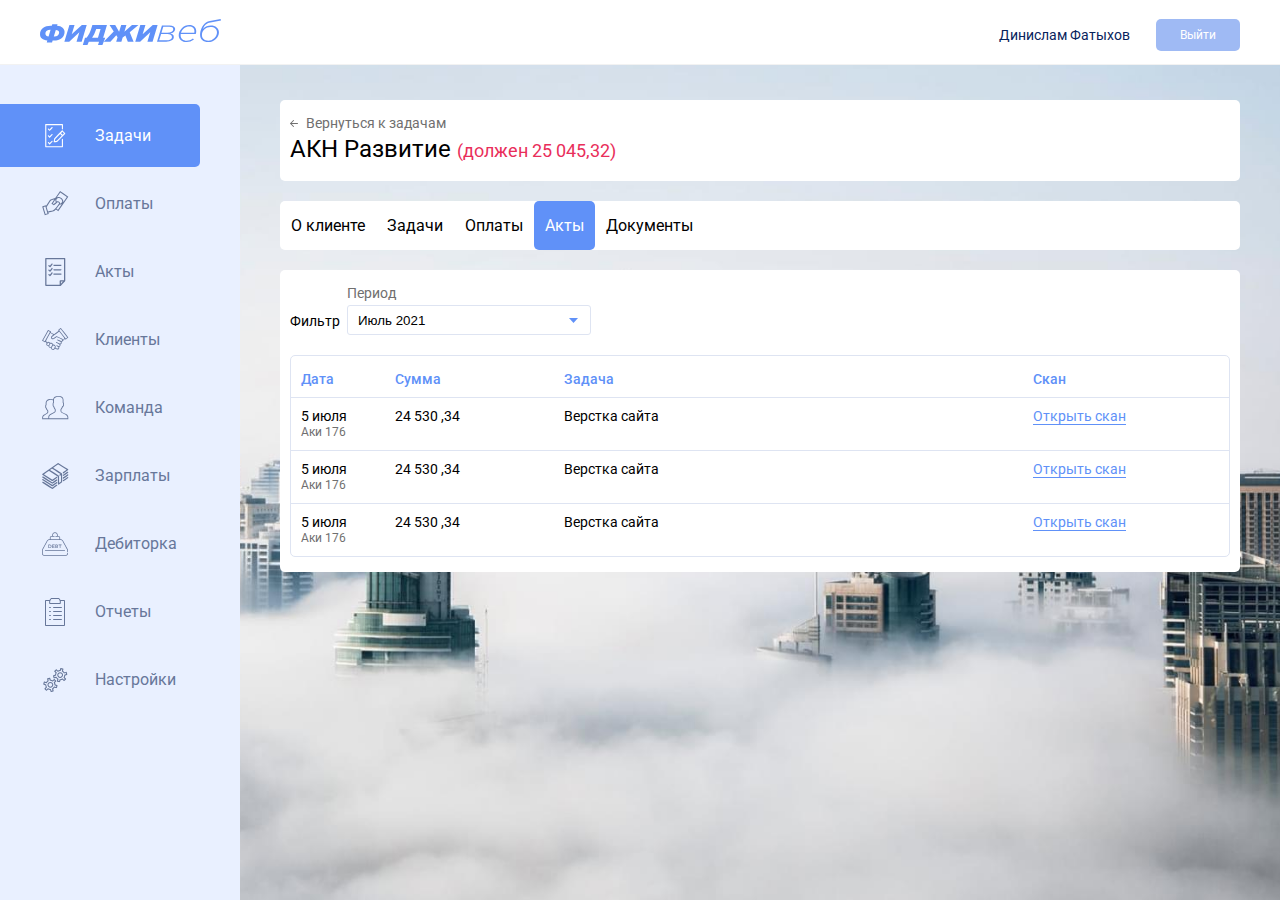
<file: client-acts.html>
<!DOCTYPE html>
<html lang="en">
  <head>
    <meta charset="UTF-8"/>
    <meta name="viewport" content="width=device-width, initial-scale=1.0"/>
    <title>Карточка клиента - Акты</title>
    <link rel="stylesheet" href="/css/styles.css"/>
  </head>
  <body>
    <div class="wrapper">
      <header class="header -flex -justify-between">
        <div class="logo"><a href="#"><img src="img/logo.svg" alt=""/></a></div>
        <div class="header__login -flex -center"><span class="header__name">Динислам Фатыхов</span><a class="btn" href="#">Выйти</a></div>
      </header>
      <div class="full-width -flex">
        <div class="main-nav">
          <ul>
            <li class="nav-tasks active"><a class="-flex" href="#"> <span></span>Задачи</a></li>
            <li class="nav-pay"><a class="-flex" href="#"> <span></span>Оплаты</a></li>
            <li class="nav-acts"><a class="-flex" href="#"> <span></span> Акты</a></li>
            <li class="nav-klients"><a class="-flex" href="#"> <span></span> Клиенты</a></li>
            <li class="nav-team"><a class="-flex" href="#"> <span></span> Команда</a></li>
            <li class="nav-money"><a class="-flex" href="#"> <span></span> Зарплаты</a></li>
            <li class="nav-debet"><a class="-flex" href="#"> <span></span> Дебиторка</a></li>
            <li class="nav-otch"><a class="-flex" href="#"> <span></span> Отчеты</a></li>
            <li class="nav-settings"><a class="-flex" href="#"> <span></span> Настройки</a></li>
          </ul>
        </div>
        <div class="content">
          <div class="ts__header -flex -center -wrap"><a class="to-back" href="#">Вернуться к задачам</a>
            <div class="title">АКН Развитие <span class="client-must">(должен 25 045,32)</span></div>
          </div>
          <div class="tabs"><a href="#">О клиенте</a><a href="#">Задачи</a><a href="#">Оплаты</a><a class="active" href="#">Акты</a><a href="#">Документы</a></div>
          <div class="client-tasks">
            <div class="ts__filter -flex -center -end">
              <div class="ts__filter__title">Фильтр</div>
              <div class="ts__filter__col"><span>Период</span>
                <select>
                  <option value="Июль 2021">Июль 2021</option>
                  <option value="Июль 2022">Июль 2022</option>
                </select>
              </div>
            </div>
            <div class="clients-pays">
              <div class="ts__table">
                <div class="c__table__row">
                  <div class="c__table__col">Дата</div>
                  <div class="c__table__col">Сумма</div>
                  <div class="c__table__col">Задача</div>
                  <div class="c__table__col">Скан</div>
                </div>
                <div class="c__table__row">
                  <div class="c__table__col">5 июля<span>Аки 176</span></div>
                  <div class="c__table__col">24 530 ,34</div>
                  <div class="c__table__col">Верстка сайта</div>
                  <div class="c__table__col"> <a class="open-scan" href="#">Открыть скан</a></div>
                </div>
                <div class="c__table__row">
                  <div class="c__table__col">5 июля<span>Аки 176</span></div>
                  <div class="c__table__col">24 530 ,34</div>
                  <div class="c__table__col">Верстка сайта</div>
                  <div class="c__table__col"> <a class="open-scan" href="#">Открыть скан</a></div>
                </div>
                <div class="c__table__row">
                  <div class="c__table__col">5 июля<span>Аки 176</span></div>
                  <div class="c__table__col">24 530 ,34</div>
                  <div class="c__table__col">Верстка сайта</div>
                  <div class="c__table__col"> <a class="open-scan" href="#">Открыть скан</a></div>
                </div>
              </div>
            </div>
          </div>
        </div>
      </div>
    </div>
  </body>
  <div class="remodal" data-remodal-id="add-client" data-remodal-options="hashTracking: false, closeOnOutsideClick: true">
    <button class="remodal-close" data-remodal-action="close"></button>
    <div class="title">Новый клиент</div>
    <form action="#">
      <div class="field-row">
        <label>Наименование (псевдоним)</label>
        <input type="text"/>
      </div>
      <div class="field-row">
        <label>Официальное наименование</label>
        <input type="text"/>
      </div>
      <div class="field-row">
        <label>ИНН</label>
        <input type="text"/>
      </div>
      <div class="field-row">
        <label>Адрес</label>
        <input type="text"/>
      </div>
      <button class="btn btn-fillblue">Добавить клиента</button>
    </form>
  </div>
  <div class="remodal" data-remodal-id="add-person" data-remodal-options="hashTracking: false, closeOnOutsideClick: true">
    <button class="remodal-close" data-remodal-action="close"></button>
    <div class="title">Новый cотрудник</div>
    <form action="#">
      <div class="field-row">
        <label>Псевдоним</label>
        <input type="text"/>
      </div>
      <div class="field-row">
        <label>Email</label>
        <input type="text"/>
      </div>
      <div class="field-row">
        <label>Пароль</label>
        <input type="text"/>
      </div>
      <div class="field-row">
        <label>Роли</label>
        <select>
          <option value="1">Руководитель</option>
          <option value="2">Дизайнер</option>
        </select>
      </div>
      <button class="btn btn-fillblue">Добавить сотрудника</button>
    </form>
  </div>
  <div class="remodal" data-remodal-id="add-contact-client" data-remodal-options="hashTracking: false, closeOnOutsideClick: true">
    <button class="remodal-close" data-remodal-action="close"></button>
    <form action="#">
      <div class="field-row">
        <label>ФИО</label>
        <input type="text" value="Иванов Петр Семенович"/>
      </div>
      <div class="field-row">
        <label>Должность</label>
        <input type="text" value="Менеджер по продажам"/>
      </div>
      <div class="field-row">
        <label>Телефоны</label>
        <div class="-flex -center">
          <input type="text" value="8 (917) 342 65 78"/><a class="delete-form-row" href="#"> </a>
        </div>
      </div>
      <div class="field-row">
        <div class="-flex -center">
          <input type="text" value="8 (917) 342 65 78"/>
          <input class="dop-input" type="text" value="1234"/><a class="delete-form-row" href="#"> </a>
        </div>
      </div>
      <div class="field-row"><a class="form-row-add" href="#">+ добавить</a></div>
      <div class="field-row">
        <label>E-mail
          <div class="-flex">
            <input type="text" value="Ivanov@mail.ru"/><a class="form-row-delete" href="#"> </a>
          </div>
        </label>
      </div>
      <div class="field-row"><a class="form-row-add" href="#">+ добавить</a></div>
      <div class="field-row__btns -flex -center">
        <button class="btn btn-fillblue">Сохранить</button><a class="form-row__cancel" href="#">Удалить </a>
      </div>
    </form>
  </div>
  <div class="remodal center-text remodal-alert" data-remodal-id="error" data-remodal-options="hashTracking: false, closeOnOutsideClick: true">
    <button class="remodal-close" data-remodal-action="close"></button>
    <div class="title red-text">Ошибка!</div>
    <p>Lorem ipsum dolor sit amet, consectetur adipiscing elit, sed do eiusmod tempor incididunt ut labore et dolore magna aliqua.</p>
    <div class="btns-control -flex -center"><a class="btn btn-fillblue" href="#" data-remodal-action="close">Закрыть</a></div>
  </div>
  <div class="remodal center-text remodal-alert" data-remodal-id="delete" data-remodal-options="hashTracking: false, closeOnOutsideClick: true">
    <button class="remodal-close" data-remodal-action="close"></button>
    <div class="title">Удалить</div>
    <p>Вы уверены, что хотите удалить<br> Lorem ipsum dolor sit amet?</p>
    <div class="btns-control -flex -center"><a class="btn btn-fillblue" href="#" data-remodal-action="close">Закрыть</a><a class="btn btn-pink" href="#">Подтвердить</a></div>
  </div>
  <div class="remodal center-text remodal-alert" data-remodal-id="success" data-remodal-options="hashTracking: false, closeOnOutsideClick: true">
    <button class="remodal-close" data-remodal-action="close"></button>
    <div class="title">Операция выполнена успешно</div>
    <p>Lorem ipsum dolor sit amet, consectetur adipiscing elit, sed do eiusmod tempor incididunt ut labore et dolore  magna aliqua.</p>
    <div class="btns-control -flex -center"><a class="btn btn-fillblue" href="#" data-remodal-action="close">Закрыть</a></div>
  </div>
  <script src="https://code.jquery.com/jquery-3.5.1.slim.min.js"></script>
  <script src="/js/scripts.js"></script>
</html>
</file>
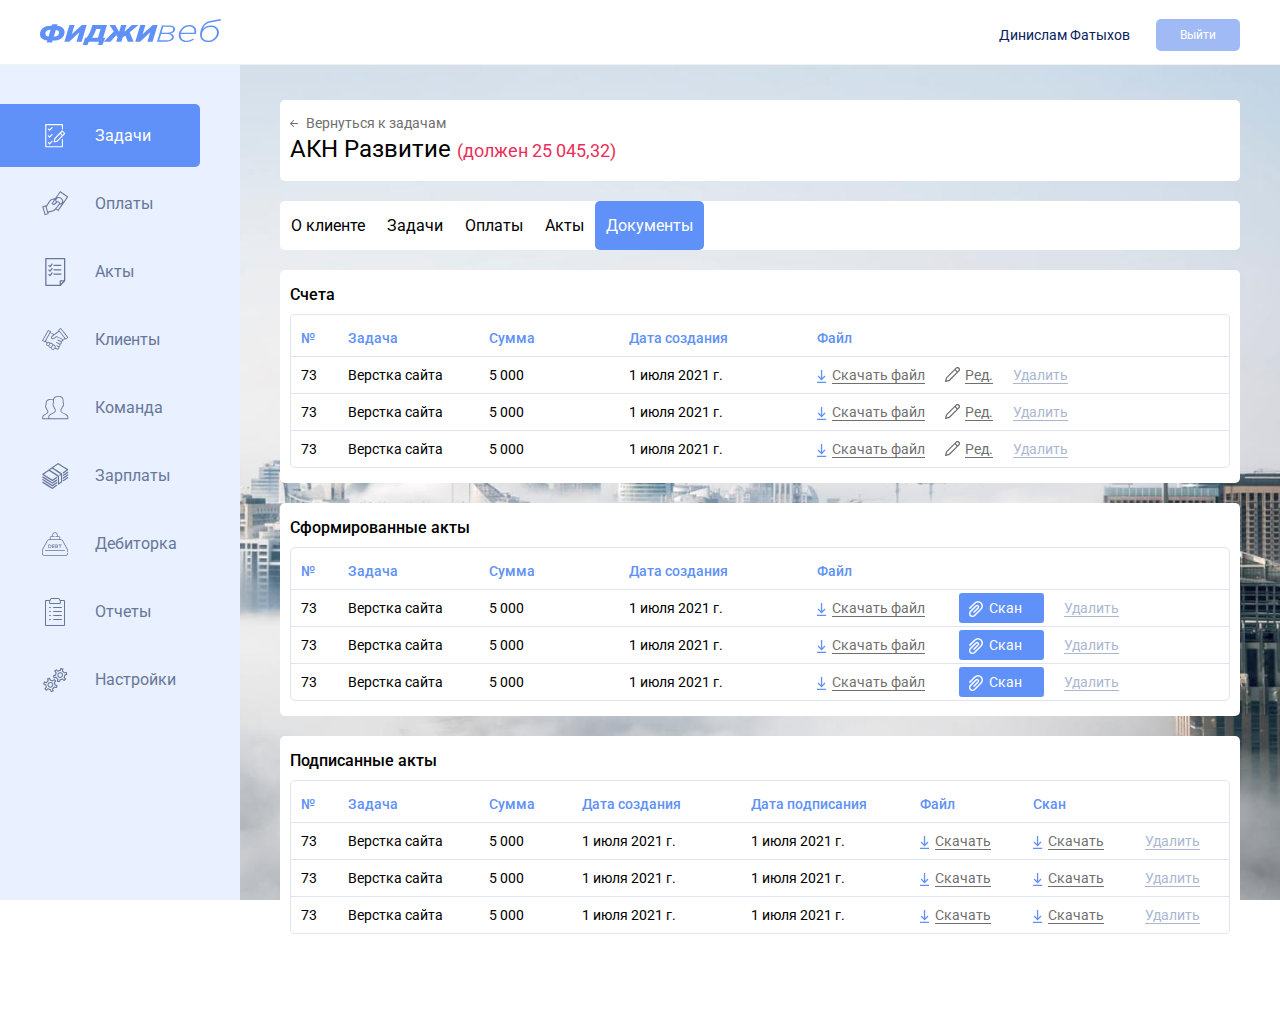
<file: client-docs.html>
<!DOCTYPE html>
<html lang="en">
  <head>
    <meta charset="UTF-8"/>
    <meta name="viewport" content="width=device-width, initial-scale=1.0"/>
    <title>Карточка клиента - Документы</title>
    <link rel="stylesheet" href="/css/styles.css"/>
  </head>
  <body>
    <div class="wrapper">
      <header class="header -flex -justify-between">
        <div class="logo"><a href="#"><img src="img/logo.svg" alt=""/></a></div>
        <div class="header__login -flex -center"><span class="header__name">Динислам Фатыхов</span><a class="btn" href="#">Выйти</a></div>
      </header>
      <div class="full-width -flex">
        <div class="main-nav">
          <ul>
            <li class="nav-tasks active"><a class="-flex" href="#"> <span></span>Задачи</a></li>
            <li class="nav-pay"><a class="-flex" href="#"> <span></span>Оплаты</a></li>
            <li class="nav-acts"><a class="-flex" href="#"> <span></span> Акты</a></li>
            <li class="nav-klients"><a class="-flex" href="#"> <span></span> Клиенты</a></li>
            <li class="nav-team"><a class="-flex" href="#"> <span></span> Команда</a></li>
            <li class="nav-money"><a class="-flex" href="#"> <span></span> Зарплаты</a></li>
            <li class="nav-debet"><a class="-flex" href="#"> <span></span> Дебиторка</a></li>
            <li class="nav-otch"><a class="-flex" href="#"> <span></span> Отчеты</a></li>
            <li class="nav-settings"><a class="-flex" href="#"> <span></span> Настройки</a></li>
          </ul>
        </div>
        <div class="content">
          <div class="ts__header -flex -center -wrap"><a class="to-back" href="#">Вернуться к задачам</a>
            <div class="title">АКН Развитие <span class="client-must">(должен 25 045,32)</span></div>
          </div>
          <div class="tabs"><a href="#">О клиенте</a><a href="#">Задачи</a><a href="#">Оплаты</a><a href="#">Акты</a><a class="active" href="#">Документы</a></div>
          <div class="content-white">
            <div class="task-h2">Счета</div>
            <div class="c__table clients-docs clients-table-scheta">
              <div class="c__table__row">
                <div class="c__table__col">№</div>
                <div class="c__table__col">Задача</div>
                <div class="c__table__col">Сумма</div>
                <div class="c__table__col">Дата создания</div>
                <div class="c__table__col">Файл</div>
              </div>
              <div class="c__table__row">
                <div class="c__table__col">73</div>
                <div class="c__table__col">Верстка сайта</div>
                <div class="c__table__col">5 000</div>
                <div class="c__table__col">1 июля 2021 г.</div>
                <div class="c__table__col clients-docs-control -flex"><a class="download" href="#">Скачать файл</a><a class="edit" href="#">Ред.</a><a class="delete" href="#">Удалить</a></div>
              </div>
              <div class="c__table__row">
                <div class="c__table__col">73</div>
                <div class="c__table__col">Верстка сайта</div>
                <div class="c__table__col">5 000</div>
                <div class="c__table__col">1 июля 2021 г.</div>
                <div class="c__table__col clients-docs-control -flex"><a class="download" href="#">Скачать файл</a><a class="edit" href="#">Ред.</a><a class="delete" href="#">Удалить</a></div>
              </div>
              <div class="c__table__row">
                <div class="c__table__col">73</div>
                <div class="c__table__col">Верстка сайта</div>
                <div class="c__table__col">5 000</div>
                <div class="c__table__col">1 июля 2021 г.</div>
                <div class="c__table__col clients-docs-control -flex"><a class="download" href="#">Скачать файл</a><a class="edit" href="#">Ред.</a><a class="delete" href="#">Удалить</a></div>
              </div>
            </div>
          </div>
          <div class="content-white">
            <div class="task-h2">Сформированные акты</div>
            <div class="c__table clients-docs clients-table-acts">
              <div class="c__table__row">
                <div class="c__table__col">№</div>
                <div class="c__table__col">Задача</div>
                <div class="c__table__col">Сумма</div>
                <div class="c__table__col">Дата создания</div>
                <div class="c__table__col">Файл</div>
              </div>
              <div class="c__table__row">
                <div class="c__table__col">73</div>
                <div class="c__table__col">Верстка сайта</div>
                <div class="c__table__col">5 000</div>
                <div class="c__table__col">1 июля 2021 г.</div>
                <div class="c__table__col clients-docs-control -flex"><a class="download" href="#">Скачать файл</a><a class="scan" href="#">Скан</a><a class="delete" href="#">Удалить</a></div>
              </div>
              <div class="c__table__row">
                <div class="c__table__col">73</div>
                <div class="c__table__col">Верстка сайта</div>
                <div class="c__table__col">5 000</div>
                <div class="c__table__col">1 июля 2021 г.</div>
                <div class="c__table__col clients-docs-control -flex"><a class="download" href="#">Скачать файл</a><a class="scan" href="#">Скан</a><a class="delete" href="#">Удалить</a></div>
              </div>
              <div class="c__table__row">
                <div class="c__table__col">73</div>
                <div class="c__table__col">Верстка сайта</div>
                <div class="c__table__col">5 000</div>
                <div class="c__table__col">1 июля 2021 г.</div>
                <div class="c__table__col clients-docs-control -flex"><a class="download" href="#">Скачать файл</a><a class="scan" href="#">Скан</a><a class="delete" href="#">Удалить</a></div>
              </div>
            </div>
          </div>
          <div class="content-white">
            <div class="task-h2">Подписанные акты</div>
            <div class="c__table clients-docs clients-table-access-acts">
              <div class="c__table__row">
                <div class="c__table__col">№</div>
                <div class="c__table__col">Задача</div>
                <div class="c__table__col">Сумма</div>
                <div class="c__table__col">Дата создания</div>
                <div class="c__table__col">Дата подписания</div>
                <div class="c__table__col">Файл</div>
                <div class="c__table__col">Скан</div>
                <div class="c__table__col"> </div>
              </div>
              <div class="c__table__row">
                <div class="c__table__col">73</div>
                <div class="c__table__col">Верстка сайта</div>
                <div class="c__table__col">5 000</div>
                <div class="c__table__col">1 июля 2021 г.</div>
                <div class="c__table__col">1 июля 2021 г.</div>
                <div class="c__table__col"> <a class="download" href="#">Скачать </a></div>
                <div class="c__table__col"> <a class="download" href="#">Скачать </a></div>
                <div class="c__table__col"> <a class="delete" href="#">Удалить</a></div>
              </div>
              <div class="c__table__row">
                <div class="c__table__col">73</div>
                <div class="c__table__col">Верстка сайта</div>
                <div class="c__table__col">5 000</div>
                <div class="c__table__col">1 июля 2021 г.</div>
                <div class="c__table__col">1 июля 2021 г.</div>
                <div class="c__table__col"> <a class="download" href="#">Скачать </a></div>
                <div class="c__table__col"> <a class="download" href="#">Скачать </a></div>
                <div class="c__table__col"> <a class="delete" href="#">Удалить</a></div>
              </div>
              <div class="c__table__row">
                <div class="c__table__col">73</div>
                <div class="c__table__col">Верстка сайта</div>
                <div class="c__table__col">5 000</div>
                <div class="c__table__col">1 июля 2021 г.</div>
                <div class="c__table__col">1 июля 2021 г.</div>
                <div class="c__table__col"> <a class="download" href="#">Скачать </a></div>
                <div class="c__table__col"> <a class="download" href="#">Скачать </a></div>
                <div class="c__table__col"> <a class="delete" href="#">Удалить</a></div>
              </div>
            </div>
          </div>
        </div>
      </div>
    </div>
  </body>
  <div class="remodal" data-remodal-id="add-client" data-remodal-options="hashTracking: false, closeOnOutsideClick: true">
    <button class="remodal-close" data-remodal-action="close"></button>
    <div class="title">Новый клиент</div>
    <form action="#">
      <div class="field-row">
        <label>Наименование (псевдоним)</label>
        <input type="text"/>
      </div>
      <div class="field-row">
        <label>Официальное наименование</label>
        <input type="text"/>
      </div>
      <div class="field-row">
        <label>ИНН</label>
        <input type="text"/>
      </div>
      <div class="field-row">
        <label>Адрес</label>
        <input type="text"/>
      </div>
      <button class="btn btn-fillblue">Добавить клиента</button>
    </form>
  </div>
  <div class="remodal" data-remodal-id="add-person" data-remodal-options="hashTracking: false, closeOnOutsideClick: true">
    <button class="remodal-close" data-remodal-action="close"></button>
    <div class="title">Новый cотрудник</div>
    <form action="#">
      <div class="field-row">
        <label>Псевдоним</label>
        <input type="text"/>
      </div>
      <div class="field-row">
        <label>Email</label>
        <input type="text"/>
      </div>
      <div class="field-row">
        <label>Пароль</label>
        <input type="text"/>
      </div>
      <div class="field-row">
        <label>Роли</label>
        <select>
          <option value="1">Руководитель</option>
          <option value="2">Дизайнер</option>
        </select>
      </div>
      <button class="btn btn-fillblue">Добавить сотрудника</button>
    </form>
  </div>
  <div class="remodal" data-remodal-id="add-contact-client" data-remodal-options="hashTracking: false, closeOnOutsideClick: true">
    <button class="remodal-close" data-remodal-action="close"></button>
    <form action="#">
      <div class="field-row">
        <label>ФИО</label>
        <input type="text" value="Иванов Петр Семенович"/>
      </div>
      <div class="field-row">
        <label>Должность</label>
        <input type="text" value="Менеджер по продажам"/>
      </div>
      <div class="field-row">
        <label>Телефоны</label>
        <div class="-flex -center">
          <input type="text" value="8 (917) 342 65 78"/><a class="delete-form-row" href="#"> </a>
        </div>
      </div>
      <div class="field-row">
        <div class="-flex -center">
          <input type="text" value="8 (917) 342 65 78"/>
          <input class="dop-input" type="text" value="1234"/><a class="delete-form-row" href="#"> </a>
        </div>
      </div>
      <div class="field-row"><a class="form-row-add" href="#">+ добавить</a></div>
      <div class="field-row">
        <label>E-mail
          <div class="-flex">
            <input type="text" value="Ivanov@mail.ru"/><a class="form-row-delete" href="#"> </a>
          </div>
        </label>
      </div>
      <div class="field-row"><a class="form-row-add" href="#">+ добавить</a></div>
      <div class="field-row__btns -flex -center">
        <button class="btn btn-fillblue">Сохранить</button><a class="form-row__cancel" href="#">Удалить </a>
      </div>
    </form>
  </div>
  <div class="remodal center-text remodal-alert" data-remodal-id="error" data-remodal-options="hashTracking: false, closeOnOutsideClick: true">
    <button class="remodal-close" data-remodal-action="close"></button>
    <div class="title red-text">Ошибка!</div>
    <p>Lorem ipsum dolor sit amet, consectetur adipiscing elit, sed do eiusmod tempor incididunt ut labore et dolore magna aliqua.</p>
    <div class="btns-control -flex -center"><a class="btn btn-fillblue" href="#" data-remodal-action="close">Закрыть</a></div>
  </div>
  <div class="remodal center-text remodal-alert" data-remodal-id="delete" data-remodal-options="hashTracking: false, closeOnOutsideClick: true">
    <button class="remodal-close" data-remodal-action="close"></button>
    <div class="title">Удалить</div>
    <p>Вы уверены, что хотите удалить<br> Lorem ipsum dolor sit amet?</p>
    <div class="btns-control -flex -center"><a class="btn btn-fillblue" href="#" data-remodal-action="close">Закрыть</a><a class="btn btn-pink" href="#">Подтвердить</a></div>
  </div>
  <div class="remodal center-text remodal-alert" data-remodal-id="success" data-remodal-options="hashTracking: false, closeOnOutsideClick: true">
    <button class="remodal-close" data-remodal-action="close"></button>
    <div class="title">Операция выполнена успешно</div>
    <p>Lorem ipsum dolor sit amet, consectetur adipiscing elit, sed do eiusmod tempor incididunt ut labore et dolore  magna aliqua.</p>
    <div class="btns-control -flex -center"><a class="btn btn-fillblue" href="#" data-remodal-action="close">Закрыть</a></div>
  </div>
  <script src="https://code.jquery.com/jquery-3.5.1.slim.min.js"></script>
  <script src="/js/scripts.js"></script>
</html>
</file>
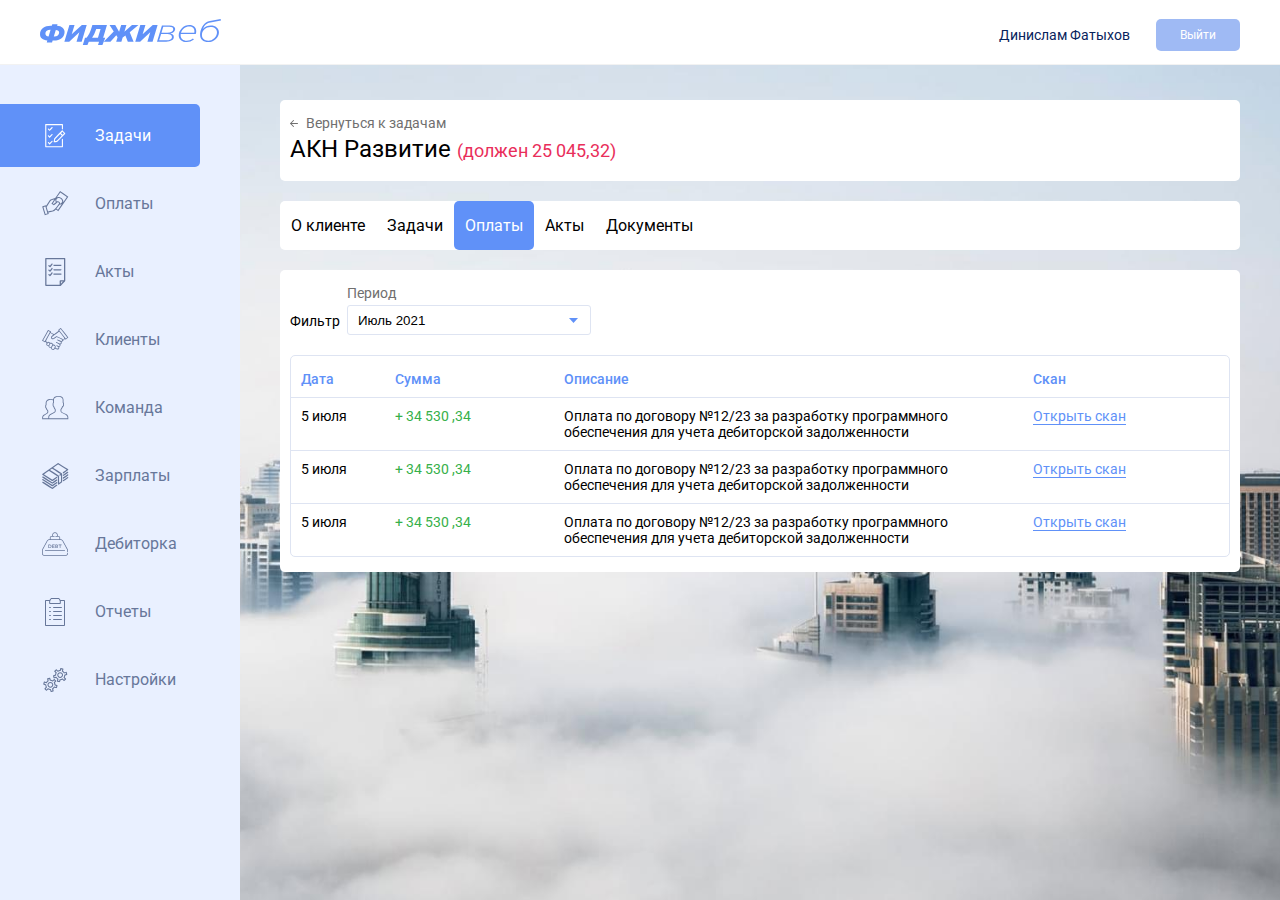
<file: client-pays.html>
<!DOCTYPE html>
<html lang="en">
  <head>
    <meta charset="UTF-8"/>
    <meta name="viewport" content="width=device-width, initial-scale=1.0"/>
    <title>Карточка клиента - Оплаты</title>
    <link rel="stylesheet" href="/css/styles.css"/>
  </head>
  <body>
    <div class="wrapper">
      <header class="header -flex -justify-between">
        <div class="logo"><a href="#"><img src="img/logo.svg" alt=""/></a></div>
        <div class="header__login -flex -center"><span class="header__name">Динислам Фатыхов</span><a class="btn" href="#">Выйти</a></div>
      </header>
      <div class="full-width -flex">
        <div class="main-nav">
          <ul>
            <li class="nav-tasks active"><a class="-flex" href="#"> <span></span>Задачи</a></li>
            <li class="nav-pay"><a class="-flex" href="#"> <span></span>Оплаты</a></li>
            <li class="nav-acts"><a class="-flex" href="#"> <span></span> Акты</a></li>
            <li class="nav-klients"><a class="-flex" href="#"> <span></span> Клиенты</a></li>
            <li class="nav-team"><a class="-flex" href="#"> <span></span> Команда</a></li>
            <li class="nav-money"><a class="-flex" href="#"> <span></span> Зарплаты</a></li>
            <li class="nav-debet"><a class="-flex" href="#"> <span></span> Дебиторка</a></li>
            <li class="nav-otch"><a class="-flex" href="#"> <span></span> Отчеты</a></li>
            <li class="nav-settings"><a class="-flex" href="#"> <span></span> Настройки</a></li>
          </ul>
        </div>
        <div class="content">
          <div class="ts__header -flex -center -wrap"><a class="to-back" href="#">Вернуться к задачам</a>
            <div class="title">АКН Развитие <span class="client-must">(должен 25 045,32)</span></div>
          </div>
          <div class="tabs"><a href="#">О клиенте</a><a href="#">Задачи</a><a class="active" href="#">Оплаты</a><a href="#">Акты</a><a href="#">Документы</a></div>
          <div class="client-tasks">
            <div class="ts__filter -flex -center -end">
              <div class="ts__filter__title">Фильтр</div>
              <div class="ts__filter__col"><span>Период</span>
                <select>
                  <option value="Июль 2021">Июль 2021</option>
                  <option value="Июль 2022">Июль 2022</option>
                </select>
              </div>
            </div>
            <div class="clients-pays">
              <div class="c__table">
                <div class="c__table__row">
                  <div class="c__table__col">Дата</div>
                  <div class="c__table__col">Сумма</div>
                  <div class="c__table__col">Описание</div>
                  <div class="c__table__col">Скан</div>
                </div>
                <div class="c__table__row">
                  <div class="c__table__col">5 июля</div>
                  <div class="c__table__col"> <span class="pay-summ"> + 34 530 ,34</span></div>
                  <div class="c__table__col">Оплата по договору №12/23 за разработку программного обеспечения для учета дебиторской задолженности</div>
                  <div class="c__table__col"> <a class="open-scan" href="#">Открыть скан</a></div>
                </div>
                <div class="c__table__row">
                  <div class="c__table__col">5 июля</div>
                  <div class="c__table__col"> <span class="pay-summ"> + 34 530 ,34</span></div>
                  <div class="c__table__col">Оплата по договору №12/23 за разработку программного обеспечения для учета дебиторской задолженности</div>
                  <div class="c__table__col"> <a class="open-scan" href="#">Открыть скан</a></div>
                </div>
                <div class="c__table__row">
                  <div class="c__table__col">5 июля</div>
                  <div class="c__table__col"> <span class="pay-summ"> + 34 530 ,34</span></div>
                  <div class="c__table__col">Оплата по договору №12/23 за разработку программного обеспечения для учета дебиторской задолженности</div>
                  <div class="c__table__col"> <a class="open-scan" href="#">Открыть скан</a></div>
                </div>
              </div>
            </div>
          </div>
        </div>
      </div>
    </div>
  </body>
  <div class="remodal" data-remodal-id="add-client" data-remodal-options="hashTracking: false, closeOnOutsideClick: true">
    <button class="remodal-close" data-remodal-action="close"></button>
    <div class="title">Новый клиент</div>
    <form action="#">
      <div class="field-row">
        <label>Наименование (псевдоним)</label>
        <input type="text"/>
      </div>
      <div class="field-row">
        <label>Официальное наименование</label>
        <input type="text"/>
      </div>
      <div class="field-row">
        <label>ИНН</label>
        <input type="text"/>
      </div>
      <div class="field-row">
        <label>Адрес</label>
        <input type="text"/>
      </div>
      <button class="btn btn-fillblue">Добавить клиента</button>
    </form>
  </div>
  <div class="remodal" data-remodal-id="add-person" data-remodal-options="hashTracking: false, closeOnOutsideClick: true">
    <button class="remodal-close" data-remodal-action="close"></button>
    <div class="title">Новый cотрудник</div>
    <form action="#">
      <div class="field-row">
        <label>Псевдоним</label>
        <input type="text"/>
      </div>
      <div class="field-row">
        <label>Email</label>
        <input type="text"/>
      </div>
      <div class="field-row">
        <label>Пароль</label>
        <input type="text"/>
      </div>
      <div class="field-row">
        <label>Роли</label>
        <select>
          <option value="1">Руководитель</option>
          <option value="2">Дизайнер</option>
        </select>
      </div>
      <button class="btn btn-fillblue">Добавить сотрудника</button>
    </form>
  </div>
  <div class="remodal" data-remodal-id="add-contact-client" data-remodal-options="hashTracking: false, closeOnOutsideClick: true">
    <button class="remodal-close" data-remodal-action="close"></button>
    <form action="#">
      <div class="field-row">
        <label>ФИО</label>
        <input type="text" value="Иванов Петр Семенович"/>
      </div>
      <div class="field-row">
        <label>Должность</label>
        <input type="text" value="Менеджер по продажам"/>
      </div>
      <div class="field-row">
        <label>Телефоны</label>
        <div class="-flex -center">
          <input type="text" value="8 (917) 342 65 78"/><a class="delete-form-row" href="#"> </a>
        </div>
      </div>
      <div class="field-row">
        <div class="-flex -center">
          <input type="text" value="8 (917) 342 65 78"/>
          <input class="dop-input" type="text" value="1234"/><a class="delete-form-row" href="#"> </a>
        </div>
      </div>
      <div class="field-row"><a class="form-row-add" href="#">+ добавить</a></div>
      <div class="field-row">
        <label>E-mail
          <div class="-flex">
            <input type="text" value="Ivanov@mail.ru"/><a class="form-row-delete" href="#"> </a>
          </div>
        </label>
      </div>
      <div class="field-row"><a class="form-row-add" href="#">+ добавить</a></div>
      <div class="field-row__btns -flex -center">
        <button class="btn btn-fillblue">Сохранить</button><a class="form-row__cancel" href="#">Удалить </a>
      </div>
    </form>
  </div>
  <div class="remodal center-text remodal-alert" data-remodal-id="error" data-remodal-options="hashTracking: false, closeOnOutsideClick: true">
    <button class="remodal-close" data-remodal-action="close"></button>
    <div class="title red-text">Ошибка!</div>
    <p>Lorem ipsum dolor sit amet, consectetur adipiscing elit, sed do eiusmod tempor incididunt ut labore et dolore magna aliqua.</p>
    <div class="btns-control -flex -center"><a class="btn btn-fillblue" href="#" data-remodal-action="close">Закрыть</a></div>
  </div>
  <div class="remodal center-text remodal-alert" data-remodal-id="delete" data-remodal-options="hashTracking: false, closeOnOutsideClick: true">
    <button class="remodal-close" data-remodal-action="close"></button>
    <div class="title">Удалить</div>
    <p>Вы уверены, что хотите удалить<br> Lorem ipsum dolor sit amet?</p>
    <div class="btns-control -flex -center"><a class="btn btn-fillblue" href="#" data-remodal-action="close">Закрыть</a><a class="btn btn-pink" href="#">Подтвердить</a></div>
  </div>
  <div class="remodal center-text remodal-alert" data-remodal-id="success" data-remodal-options="hashTracking: false, closeOnOutsideClick: true">
    <button class="remodal-close" data-remodal-action="close"></button>
    <div class="title">Операция выполнена успешно</div>
    <p>Lorem ipsum dolor sit amet, consectetur adipiscing elit, sed do eiusmod tempor incididunt ut labore et dolore  magna aliqua.</p>
    <div class="btns-control -flex -center"><a class="btn btn-fillblue" href="#" data-remodal-action="close">Закрыть</a></div>
  </div>
  <script src="https://code.jquery.com/jquery-3.5.1.slim.min.js"></script>
  <script src="/js/scripts.js"></script>
</html>
</file>
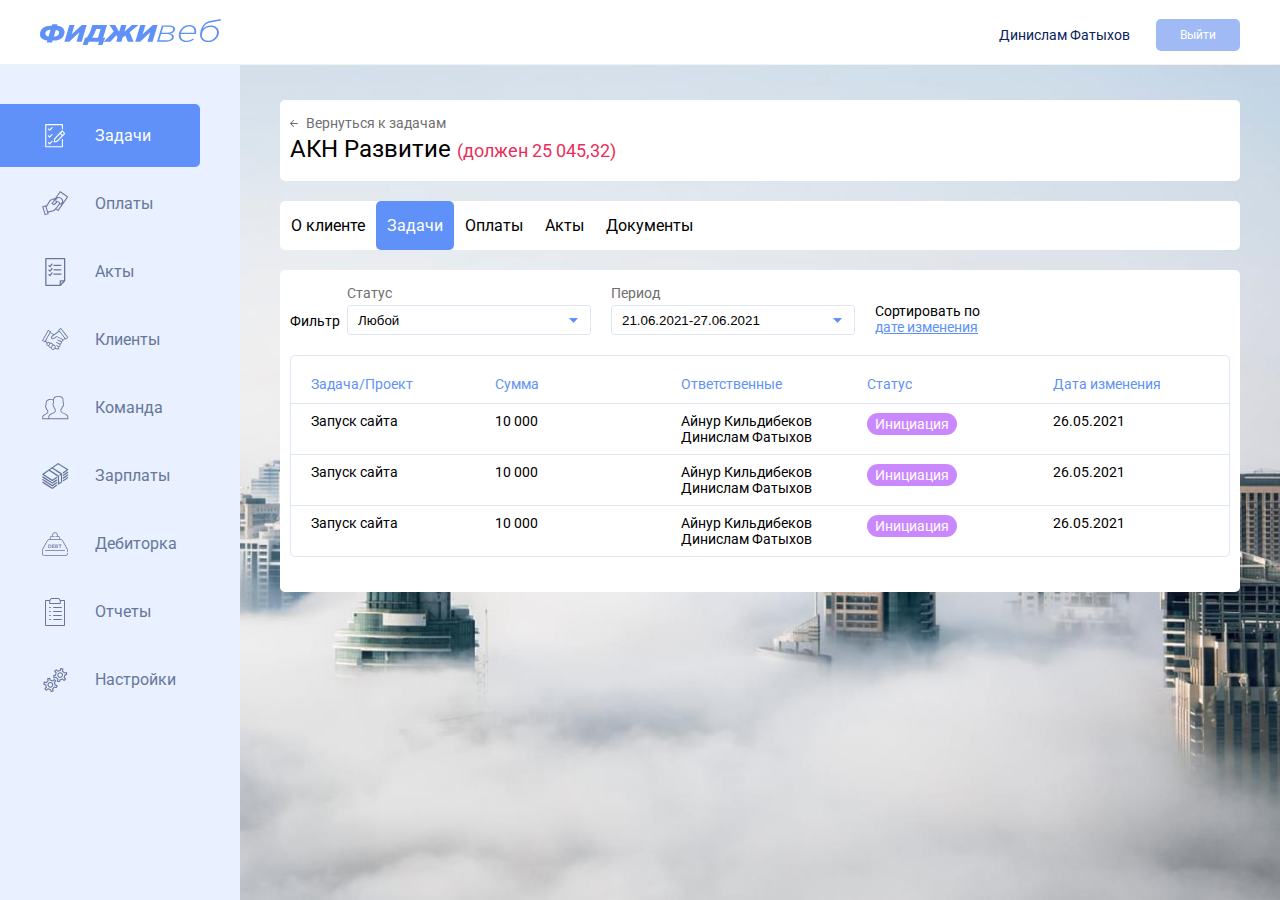
<file: client-tasks.html>
<!DOCTYPE html>
<html lang="en">
  <head>
    <meta charset="UTF-8"/>
    <meta name="viewport" content="width=device-width, initial-scale=1.0"/>
    <title>Карточка клиента - Задачи</title>
    <link rel="stylesheet" href="/css/styles.css"/>
  </head>
  <body>
    <div class="wrapper">
      <header class="header -flex -justify-between">
        <div class="logo"><a href="#"><img src="img/logo.svg" alt=""/></a></div>
        <div class="header__login -flex -center"><span class="header__name">Динислам Фатыхов</span><a class="btn" href="#">Выйти</a></div>
      </header>
      <div class="full-width -flex">
        <div class="main-nav">
          <ul>
            <li class="nav-tasks active"><a class="-flex" href="#"> <span></span>Задачи</a></li>
            <li class="nav-pay"><a class="-flex" href="#"> <span></span>Оплаты</a></li>
            <li class="nav-acts"><a class="-flex" href="#"> <span></span> Акты</a></li>
            <li class="nav-klients"><a class="-flex" href="#"> <span></span> Клиенты</a></li>
            <li class="nav-team"><a class="-flex" href="#"> <span></span> Команда</a></li>
            <li class="nav-money"><a class="-flex" href="#"> <span></span> Зарплаты</a></li>
            <li class="nav-debet"><a class="-flex" href="#"> <span></span> Дебиторка</a></li>
            <li class="nav-otch"><a class="-flex" href="#"> <span></span> Отчеты</a></li>
            <li class="nav-settings"><a class="-flex" href="#"> <span></span> Настройки</a></li>
          </ul>
        </div>
        <div class="content">
          <div class="ts__header -flex -center -wrap"><a class="to-back" href="#">Вернуться к задачам</a>
            <div class="title">АКН Развитие <span class="client-must">(должен 25 045,32)</span></div>
          </div>
          <div class="tabs"><a href="#">О клиенте</a><a class="active" href="#">Задачи</a><a href="#">Оплаты</a><a href="#">Акты</a><a href="#">Документы</a></div>
          <div class="client-tasks">
            <div class="ts__filter -flex -center -end">
              <div class="ts__filter__title">Фильтр</div>
              <div class="ts__filter__col"><span>Статус</span>
                <select>
                  <option value="Любой">Любой</option>
                  <option value="В работе">В работе</option>
                </select>
              </div>
              <div class="ts__filter__col"><span>Период</span>
                <select>
                  <option value="21.06.2021-27.06.2021">21.06.2021-27.06.2021</option>
                </select>
              </div>
              <div class="ts__filter__col">Сортировать по <br><a href="#">дате изменения</a></div>
            </div>
            <div class="ts__list ts__list__clients">
              <div class="ts__table">
                <div class="ts__table__item">
                  <div class="ts__table-row">
                    <div class="ts__table-col">Задача/Проект</div>
                    <div class="ts__table-col">Сумма</div>
                    <div class="ts__table-col">Ответственные</div>
                    <div class="ts__table-col">Статус</div>
                    <div class="ts__table-col">Дата изменения</div>
                  </div>
                </div>
                <div class="ts__table__item"><a class="ts__table-row" href="#">
                    <div class="ts__table-col">Запуск сайта</div>
                    <div class="ts__table-col">10 000</div>
                    <div class="ts__table-col">Айнур Кильдибеков <br/>Динислам Фатыхов</div>
                    <div class="ts__table-col"> <span class="status status__init"><span>Инициация</span></span></div>
                    <div class="ts__table-col">26.05.2021</div></a></div>
                <div class="ts__table__item"><a class="ts__table-row" href="#">
                    <div class="ts__table-col">Запуск сайта</div>
                    <div class="ts__table-col">10 000</div>
                    <div class="ts__table-col">Айнур Кильдибеков <br/>Динислам Фатыхов</div>
                    <div class="ts__table-col"> <span class="status status__init"><span>Инициация</span></span></div>
                    <div class="ts__table-col">26.05.2021</div></a></div>
                <div class="ts__table__item"><a class="ts__table-row" href="#">
                    <div class="ts__table-col">Запуск сайта</div>
                    <div class="ts__table-col">10 000</div>
                    <div class="ts__table-col">Айнур Кильдибеков <br/>Динислам Фатыхов</div>
                    <div class="ts__table-col"> <span class="status status__init"><span>Инициация</span></span></div>
                    <div class="ts__table-col">26.05.2021</div></a></div>
              </div>
            </div>
          </div>
        </div>
      </div>
    </div>
  </body>
  <div class="remodal" data-remodal-id="add-client" data-remodal-options="hashTracking: false, closeOnOutsideClick: true">
    <button class="remodal-close" data-remodal-action="close"></button>
    <div class="title">Новый клиент</div>
    <form action="#">
      <div class="field-row">
        <label>Наименование (псевдоним)</label>
        <input type="text"/>
      </div>
      <div class="field-row">
        <label>Официальное наименование</label>
        <input type="text"/>
      </div>
      <div class="field-row">
        <label>ИНН</label>
        <input type="text"/>
      </div>
      <div class="field-row">
        <label>Адрес</label>
        <input type="text"/>
      </div>
      <button class="btn btn-fillblue">Добавить клиента</button>
    </form>
  </div>
  <div class="remodal" data-remodal-id="add-person" data-remodal-options="hashTracking: false, closeOnOutsideClick: true">
    <button class="remodal-close" data-remodal-action="close"></button>
    <div class="title">Новый cотрудник</div>
    <form action="#">
      <div class="field-row">
        <label>Псевдоним</label>
        <input type="text"/>
      </div>
      <div class="field-row">
        <label>Email</label>
        <input type="text"/>
      </div>
      <div class="field-row">
        <label>Пароль</label>
        <input type="text"/>
      </div>
      <div class="field-row">
        <label>Роли</label>
        <select>
          <option value="1">Руководитель</option>
          <option value="2">Дизайнер</option>
        </select>
      </div>
      <button class="btn btn-fillblue">Добавить сотрудника</button>
    </form>
  </div>
  <div class="remodal" data-remodal-id="add-contact-client" data-remodal-options="hashTracking: false, closeOnOutsideClick: true">
    <button class="remodal-close" data-remodal-action="close"></button>
    <form action="#">
      <div class="field-row">
        <label>ФИО</label>
        <input type="text" value="Иванов Петр Семенович"/>
      </div>
      <div class="field-row">
        <label>Должность</label>
        <input type="text" value="Менеджер по продажам"/>
      </div>
      <div class="field-row">
        <label>Телефоны</label>
        <div class="-flex -center">
          <input type="text" value="8 (917) 342 65 78"/><a class="delete-form-row" href="#"> </a>
        </div>
      </div>
      <div class="field-row">
        <div class="-flex -center">
          <input type="text" value="8 (917) 342 65 78"/>
          <input class="dop-input" type="text" value="1234"/><a class="delete-form-row" href="#"> </a>
        </div>
      </div>
      <div class="field-row"><a class="form-row-add" href="#">+ добавить</a></div>
      <div class="field-row">
        <label>E-mail
          <div class="-flex">
            <input type="text" value="Ivanov@mail.ru"/><a class="form-row-delete" href="#"> </a>
          </div>
        </label>
      </div>
      <div class="field-row"><a class="form-row-add" href="#">+ добавить</a></div>
      <div class="field-row__btns -flex -center">
        <button class="btn btn-fillblue">Сохранить</button><a class="form-row__cancel" href="#">Удалить </a>
      </div>
    </form>
  </div>
  <div class="remodal center-text remodal-alert" data-remodal-id="error" data-remodal-options="hashTracking: false, closeOnOutsideClick: true">
    <button class="remodal-close" data-remodal-action="close"></button>
    <div class="title red-text">Ошибка!</div>
    <p>Lorem ipsum dolor sit amet, consectetur adipiscing elit, sed do eiusmod tempor incididunt ut labore et dolore magna aliqua.</p>
    <div class="btns-control -flex -center"><a class="btn btn-fillblue" href="#" data-remodal-action="close">Закрыть</a></div>
  </div>
  <div class="remodal center-text remodal-alert" data-remodal-id="delete" data-remodal-options="hashTracking: false, closeOnOutsideClick: true">
    <button class="remodal-close" data-remodal-action="close"></button>
    <div class="title">Удалить</div>
    <p>Вы уверены, что хотите удалить<br> Lorem ipsum dolor sit amet?</p>
    <div class="btns-control -flex -center"><a class="btn btn-fillblue" href="#" data-remodal-action="close">Закрыть</a><a class="btn btn-pink" href="#">Подтвердить</a></div>
  </div>
  <div class="remodal center-text remodal-alert" data-remodal-id="success" data-remodal-options="hashTracking: false, closeOnOutsideClick: true">
    <button class="remodal-close" data-remodal-action="close"></button>
    <div class="title">Операция выполнена успешно</div>
    <p>Lorem ipsum dolor sit amet, consectetur adipiscing elit, sed do eiusmod tempor incididunt ut labore et dolore  magna aliqua.</p>
    <div class="btns-control -flex -center"><a class="btn btn-fillblue" href="#" data-remodal-action="close">Закрыть</a></div>
  </div>
  <script src="https://code.jquery.com/jquery-3.5.1.slim.min.js"></script>
  <script src="/js/scripts.js"></script>
</html>
</file>
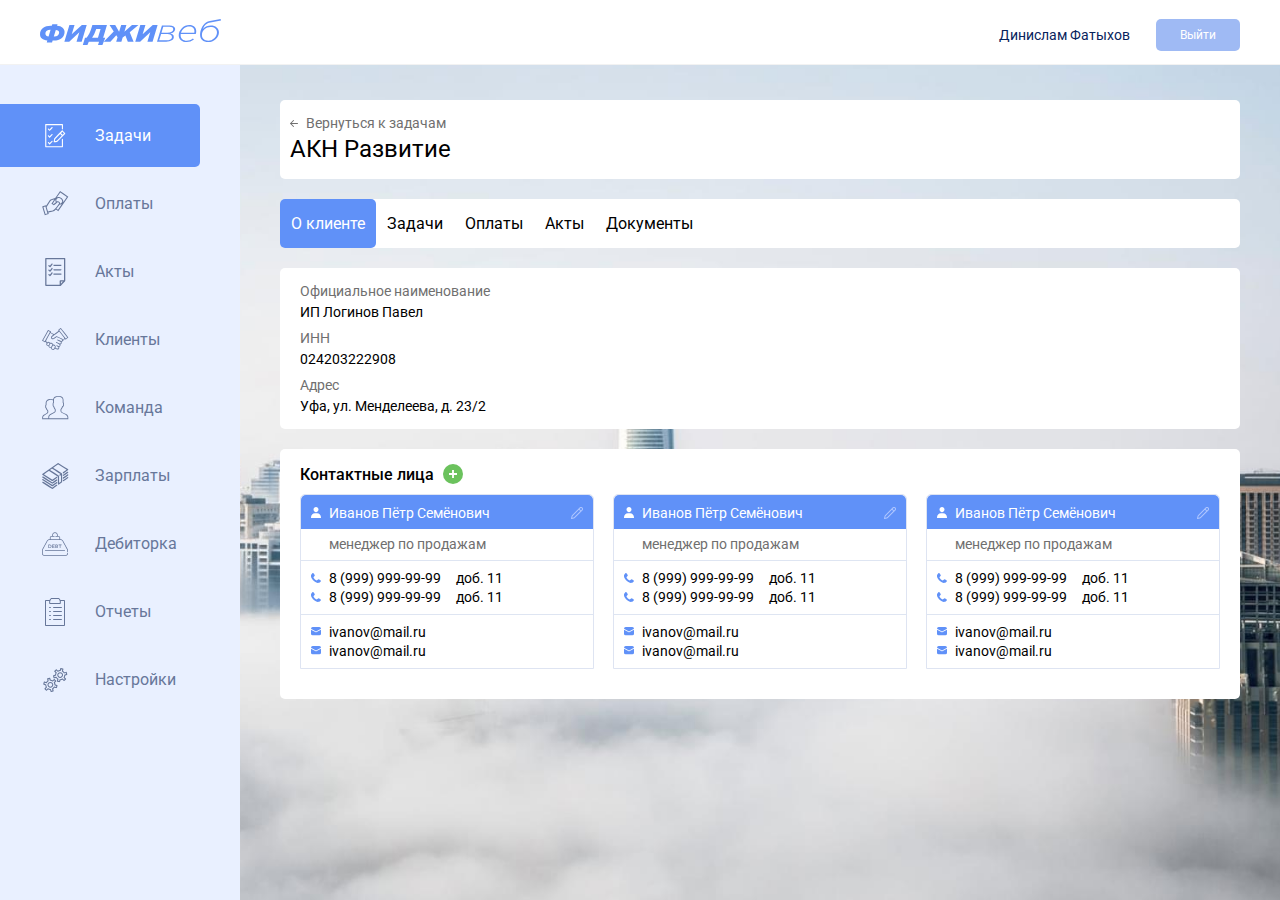
<file: client.html>
<!DOCTYPE html>
<html lang="en">
  <head>
    <meta charset="UTF-8"/>
    <meta name="viewport" content="width=device-width, initial-scale=1.0"/>
    <title>Карточка клиента</title>
    <link rel="stylesheet" href="/css/styles.css"/>
  </head>
  <body>
    <div class="wrapper">
      <header class="header -flex -justify-between">
        <div class="logo"><a href="#"><img src="img/logo.svg" alt=""/></a></div>
        <div class="header__login -flex -center"><span class="header__name">Динислам Фатыхов</span><a class="btn" href="#">Выйти</a></div>
      </header>
      <div class="full-width -flex">
        <div class="main-nav">
          <ul>
            <li class="nav-tasks active"><a class="-flex" href="#"> <span></span>Задачи</a></li>
            <li class="nav-pay"><a class="-flex" href="#"> <span></span>Оплаты</a></li>
            <li class="nav-acts"><a class="-flex" href="#"> <span></span> Акты</a></li>
            <li class="nav-klients"><a class="-flex" href="#"> <span></span> Клиенты</a></li>
            <li class="nav-team"><a class="-flex" href="#"> <span></span> Команда</a></li>
            <li class="nav-money"><a class="-flex" href="#"> <span></span> Зарплаты</a></li>
            <li class="nav-debet"><a class="-flex" href="#"> <span></span> Дебиторка</a></li>
            <li class="nav-otch"><a class="-flex" href="#"> <span></span> Отчеты</a></li>
            <li class="nav-settings"><a class="-flex" href="#"> <span></span> Настройки</a></li>
          </ul>
        </div>
        <div class="content">
          <div class="ts__header -flex -center -wrap"><a class="to-back" href="#">Вернуться к задачам</a>
            <div class="title">АКН Развитие</div>
          </div>
          <div class="tabs"><a class="active" href="#">О клиенте</a><a href="#">Задачи</a><a href="#">Оплаты</a><a href="#">Акты</a><a href="#">Документы</a></div>
          <div class="c__row content-white client-info">
            <div class="c__col-12">
              <div class="client-info__row"><span>Официальное наименование</span>
                <div>ИП Логинов Павел</div>
              </div>
              <div class="client-info__row"><span>ИНН</span>
                <div>024203222908</div>
              </div>
              <div class="client-info__row"><span>Адрес</span>
                <div>Уфа, ул. Менделеева, д. 23/2</div>
              </div>
            </div>
          </div>
          <div class="c__row content-white">
            <div class="c__col-12">
              <div class="-flex -center mb-10">
                <div class="task-h2 mb-0">Контактные лица</div><a class="add-plus" href="#" data-remodal-target="add-contact-client"></a>
              </div>
              <div class="contact-person__list -flex -wrap">
                <div class="contact-person__item">
                  <div class="contact-person__name -flex -center -justify-between">Иванов Пётр Семёнович <a class="contact-person" href="#" data-remodal-target="add-contact-client"> </a></div>
                  <div class="contact-person__dolzh">менеджер по продажам</div>
                  <div class="contact-person__row contact-person__phones">
                    <div class="-flex -center">8 (999) 999-99-99  <span>доб. 11</span></div>
                    <div class="-flex -center">8 (999) 999-99-99  <span>доб. 11</span></div>
                  </div>
                  <div class="contact-person__row contact-person__mails">
                    <div class="-flex -center">ivanov@mail.ru</div>
                    <div class="-flex -center">ivanov@mail.ru</div>
                  </div>
                </div>
                <div class="contact-person__item">
                  <div class="contact-person__name -flex -center -justify-between">Иванов Пётр Семёнович <a class="contact-person" href="#" data-remodal-target="add-contact-client"> </a></div>
                  <div class="contact-person__dolzh">менеджер по продажам</div>
                  <div class="contact-person__row contact-person__phones">
                    <div class="-flex -center">8 (999) 999-99-99  <span>доб. 11</span></div>
                    <div class="-flex -center">8 (999) 999-99-99  <span>доб. 11</span></div>
                  </div>
                  <div class="contact-person__row contact-person__mails">
                    <div class="-flex -center">ivanov@mail.ru</div>
                    <div class="-flex -center">ivanov@mail.ru</div>
                  </div>
                </div>
                <div class="contact-person__item">
                  <div class="contact-person__name -flex -center -justify-between">Иванов Пётр Семёнович <a class="contact-person" href="#" data-remodal-target="add-contact-client"> </a></div>
                  <div class="contact-person__dolzh">менеджер по продажам</div>
                  <div class="contact-person__row contact-person__phones">
                    <div class="-flex -center">8 (999) 999-99-99  <span>доб. 11</span></div>
                    <div class="-flex -center">8 (999) 999-99-99  <span>доб. 11</span></div>
                  </div>
                  <div class="contact-person__row contact-person__mails">
                    <div class="-flex -center">ivanov@mail.ru</div>
                    <div class="-flex -center">ivanov@mail.ru</div>
                  </div>
                </div>
              </div>
            </div>
          </div>
        </div>
      </div>
    </div>
  </body>
  <div class="remodal" data-remodal-id="add-client" data-remodal-options="hashTracking: false, closeOnOutsideClick: true">
    <button class="remodal-close" data-remodal-action="close"></button>
    <div class="title">Новый клиент</div>
    <form action="#">
      <div class="field-row">
        <label>Наименование (псевдоним)</label>
        <input type="text"/>
      </div>
      <div class="field-row">
        <label>Официальное наименование</label>
        <input type="text"/>
      </div>
      <div class="field-row">
        <label>ИНН</label>
        <input type="text"/>
      </div>
      <div class="field-row">
        <label>Адрес</label>
        <input type="text"/>
      </div>
      <button class="btn btn-fillblue">Добавить клиента</button>
    </form>
  </div>
  <div class="remodal" data-remodal-id="add-person" data-remodal-options="hashTracking: false, closeOnOutsideClick: true">
    <button class="remodal-close" data-remodal-action="close"></button>
    <div class="title">Новый cотрудник</div>
    <form action="#">
      <div class="field-row">
        <label>Псевдоним</label>
        <input type="text"/>
      </div>
      <div class="field-row">
        <label>Email</label>
        <input type="text"/>
      </div>
      <div class="field-row">
        <label>Пароль</label>
        <input type="text"/>
      </div>
      <div class="field-row">
        <label>Роли</label>
        <select>
          <option value="1">Руководитель</option>
          <option value="2">Дизайнер</option>
        </select>
      </div>
      <button class="btn btn-fillblue">Добавить сотрудника</button>
    </form>
  </div>
  <div class="remodal" data-remodal-id="add-contact-client" data-remodal-options="hashTracking: false, closeOnOutsideClick: true">
    <button class="remodal-close" data-remodal-action="close"></button>
    <form action="#">
      <div class="field-row">
        <label>ФИО</label>
        <input type="text" value="Иванов Петр Семенович"/>
      </div>
      <div class="field-row">
        <label>Должность</label>
        <input type="text" value="Менеджер по продажам"/>
      </div>
      <div class="field-row">
        <label>Телефоны</label>
        <div class="-flex -center">
          <input type="text" value="8 (917) 342 65 78"/><a class="delete-form-row" href="#"> </a>
        </div>
      </div>
      <div class="field-row">
        <div class="-flex -center">
          <input type="text" value="8 (917) 342 65 78"/>
          <input class="dop-input" type="text" value="1234"/><a class="delete-form-row" href="#"> </a>
        </div>
      </div>
      <div class="field-row"><a class="form-row-add" href="#">+ добавить</a></div>
      <div class="field-row">
        <label>E-mail
          <div class="-flex">
            <input type="text" value="Ivanov@mail.ru"/><a class="form-row-delete" href="#"> </a>
          </div>
        </label>
      </div>
      <div class="field-row"><a class="form-row-add" href="#">+ добавить</a></div>
      <div class="field-row__btns -flex -center">
        <button class="btn btn-fillblue">Сохранить</button><a class="form-row__cancel" href="#">Удалить </a>
      </div>
    </form>
  </div>
  <div class="remodal center-text remodal-alert" data-remodal-id="error" data-remodal-options="hashTracking: false, closeOnOutsideClick: true">
    <button class="remodal-close" data-remodal-action="close"></button>
    <div class="title red-text">Ошибка!</div>
    <p>Lorem ipsum dolor sit amet, consectetur adipiscing elit, sed do eiusmod tempor incididunt ut labore et dolore magna aliqua.</p>
    <div class="btns-control -flex -center"><a class="btn btn-fillblue" href="#" data-remodal-action="close">Закрыть</a></div>
  </div>
  <div class="remodal center-text remodal-alert" data-remodal-id="delete" data-remodal-options="hashTracking: false, closeOnOutsideClick: true">
    <button class="remodal-close" data-remodal-action="close"></button>
    <div class="title">Удалить</div>
    <p>Вы уверены, что хотите удалить<br> Lorem ipsum dolor sit amet?</p>
    <div class="btns-control -flex -center"><a class="btn btn-fillblue" href="#" data-remodal-action="close">Закрыть</a><a class="btn btn-pink" href="#">Подтвердить</a></div>
  </div>
  <div class="remodal center-text remodal-alert" data-remodal-id="success" data-remodal-options="hashTracking: false, closeOnOutsideClick: true">
    <button class="remodal-close" data-remodal-action="close"></button>
    <div class="title">Операция выполнена успешно</div>
    <p>Lorem ipsum dolor sit amet, consectetur adipiscing elit, sed do eiusmod tempor incididunt ut labore et dolore  magna aliqua.</p>
    <div class="btns-control -flex -center"><a class="btn btn-fillblue" href="#" data-remodal-action="close">Закрыть</a></div>
  </div>
  <script src="https://code.jquery.com/jquery-3.5.1.slim.min.js"></script>
  <script src="/js/scripts.js"></script>
</html>
</file>
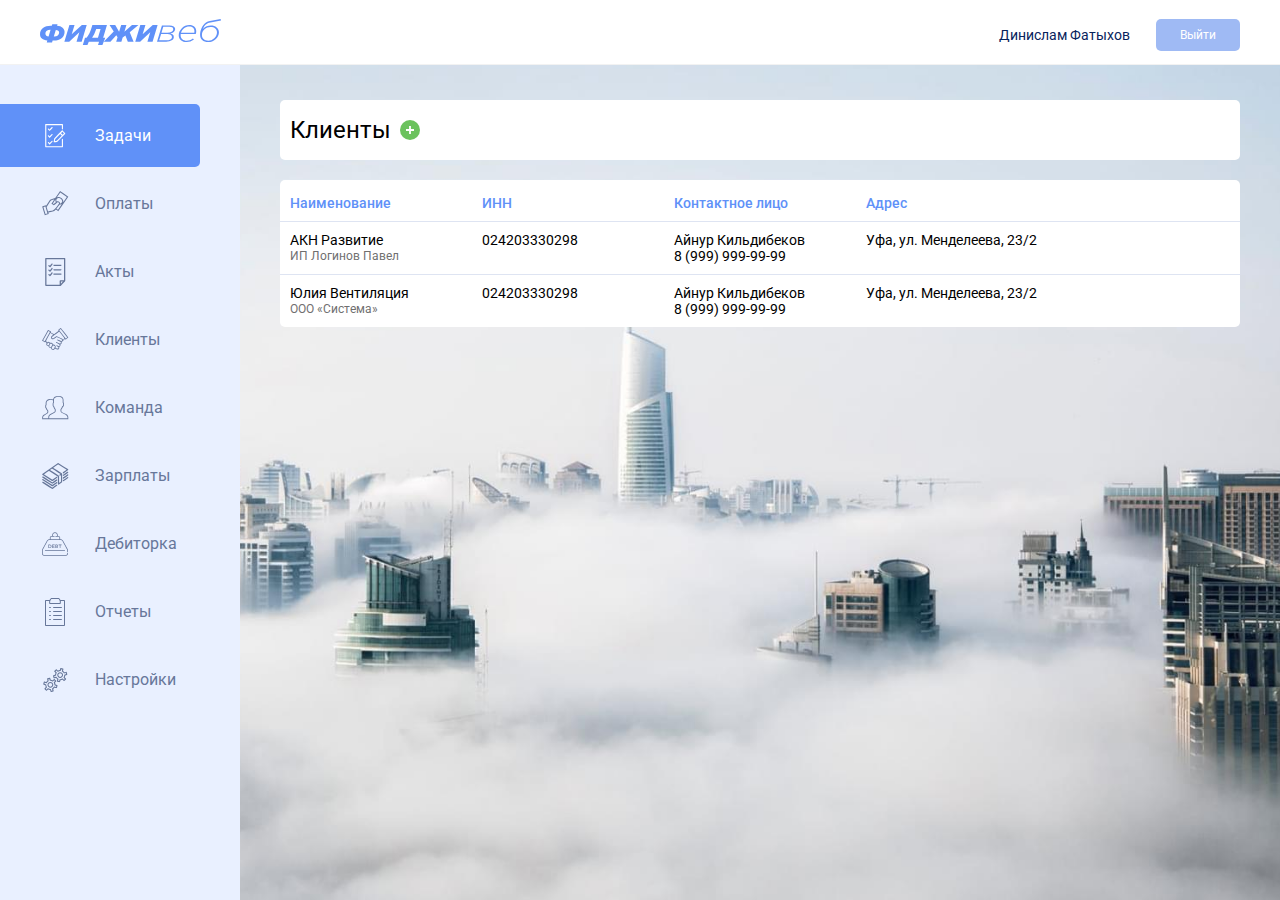
<file: clients.html>
<!DOCTYPE html>
<html lang="en">
  <head>
    <meta charset="UTF-8"/>
    <meta name="viewport" content="width=device-width, initial-scale=1.0"/>
    <title>Клиенты</title>
    <link rel="stylesheet" href="/css/styles.css"/>
  </head>
  <body>
    <div class="wrapper">
      <header class="header -flex -justify-between">
        <div class="logo"><a href="#"><img src="img/logo.svg" alt=""/></a></div>
        <div class="header__login -flex -center"><span class="header__name">Динислам Фатыхов</span><a class="btn" href="#">Выйти</a></div>
      </header>
      <div class="full-width -flex">
        <div class="main-nav">
          <ul>
            <li class="nav-tasks active"><a class="-flex" href="#"> <span></span>Задачи</a></li>
            <li class="nav-pay"><a class="-flex" href="#"> <span></span>Оплаты</a></li>
            <li class="nav-acts"><a class="-flex" href="#"> <span></span> Акты</a></li>
            <li class="nav-klients"><a class="-flex" href="#"> <span></span> Клиенты</a></li>
            <li class="nav-team"><a class="-flex" href="#"> <span></span> Команда</a></li>
            <li class="nav-money"><a class="-flex" href="#"> <span></span> Зарплаты</a></li>
            <li class="nav-debet"><a class="-flex" href="#"> <span></span> Дебиторка</a></li>
            <li class="nav-otch"><a class="-flex" href="#"> <span></span> Отчеты</a></li>
            <li class="nav-settings"><a class="-flex" href="#"> <span></span> Настройки</a></li>
          </ul>
        </div>
        <div class="content">
          <div class="ts__header -flex -center">
            <div class="title">Клиенты</div><a class="add-plus" href="#" data-remodal-target="add-client"></a>
          </div>
          <div class="clients">
            <div class="c__table">
              <div class="c__table__row" href="#">
                <div class="c__table__col">Наименование</div>
                <div class="c__table__col">ИНН</div>
                <div class="c__table__col">Контактное лицо</div>
                <div class="c__table__col">Адрес</div>
              </div><a class="c__table__row" href="#">
                <div class="c__table__col">АКН Развитие <span>ИП Логинов Павел</span></div>
                <div class="c__table__col">024203330298</div>
                <div class="c__table__col">Айнур Кильдибеков <br>8 (999) 999-99-99</div>
                <div class="c__table__col">Уфа, ул. Менделеева, 23/2</div>
                <div class="c__table__col"> </div></a><a class="c__table__row" href="#">
                <div class="c__table__col">Юлия Вентиляция <span>ООО «Система»</span></div>
                <div class="c__table__col">024203330298</div>
                <div class="c__table__col">Айнур Кильдибеков <br>8 (999) 999-99-99</div>
                <div class="c__table__col">Уфа, ул. Менделеева, 23/2</div>
                <div class="c__table__col"> </div></a>
            </div>
          </div>
        </div>
      </div>
    </div>
  </body>
  <div class="remodal" data-remodal-id="add-client" data-remodal-options="hashTracking: false, closeOnOutsideClick: true">
    <button class="remodal-close" data-remodal-action="close"></button>
    <div class="title">Новый клиент</div>
    <form action="#">
      <div class="field-row">
        <label>Наименование (псевдоним)</label>
        <input type="text"/>
      </div>
      <div class="field-row">
        <label>Официальное наименование</label>
        <input type="text"/>
      </div>
      <div class="field-row">
        <label>ИНН</label>
        <input type="text"/>
      </div>
      <div class="field-row">
        <label>Адрес</label>
        <input type="text"/>
      </div>
      <button class="btn btn-fillblue">Добавить клиента</button>
    </form>
  </div>
  <div class="remodal" data-remodal-id="add-person" data-remodal-options="hashTracking: false, closeOnOutsideClick: true">
    <button class="remodal-close" data-remodal-action="close"></button>
    <div class="title">Новый cотрудник</div>
    <form action="#">
      <div class="field-row">
        <label>Псевдоним</label>
        <input type="text"/>
      </div>
      <div class="field-row">
        <label>Email</label>
        <input type="text"/>
      </div>
      <div class="field-row">
        <label>Пароль</label>
        <input type="text"/>
      </div>
      <div class="field-row">
        <label>Роли</label>
        <select>
          <option value="1">Руководитель</option>
          <option value="2">Дизайнер</option>
        </select>
      </div>
      <button class="btn btn-fillblue">Добавить сотрудника</button>
    </form>
  </div>
  <div class="remodal" data-remodal-id="add-contact-client" data-remodal-options="hashTracking: false, closeOnOutsideClick: true">
    <button class="remodal-close" data-remodal-action="close"></button>
    <form action="#">
      <div class="field-row">
        <label>ФИО</label>
        <input type="text" value="Иванов Петр Семенович"/>
      </div>
      <div class="field-row">
        <label>Должность</label>
        <input type="text" value="Менеджер по продажам"/>
      </div>
      <div class="field-row">
        <label>Телефоны</label>
        <div class="-flex -center">
          <input type="text" value="8 (917) 342 65 78"/><a class="delete-form-row" href="#"> </a>
        </div>
      </div>
      <div class="field-row">
        <div class="-flex -center">
          <input type="text" value="8 (917) 342 65 78"/>
          <input class="dop-input" type="text" value="1234"/><a class="delete-form-row" href="#"> </a>
        </div>
      </div>
      <div class="field-row"><a class="form-row-add" href="#">+ добавить</a></div>
      <div class="field-row">
        <label>E-mail
          <div class="-flex">
            <input type="text" value="Ivanov@mail.ru"/><a class="form-row-delete" href="#"> </a>
          </div>
        </label>
      </div>
      <div class="field-row"><a class="form-row-add" href="#">+ добавить</a></div>
      <div class="field-row__btns -flex -center">
        <button class="btn btn-fillblue">Сохранить</button><a class="form-row__cancel" href="#">Удалить </a>
      </div>
    </form>
  </div>
  <div class="remodal center-text remodal-alert" data-remodal-id="error" data-remodal-options="hashTracking: false, closeOnOutsideClick: true">
    <button class="remodal-close" data-remodal-action="close"></button>
    <div class="title red-text">Ошибка!</div>
    <p>Lorem ipsum dolor sit amet, consectetur adipiscing elit, sed do eiusmod tempor incididunt ut labore et dolore magna aliqua.</p>
    <div class="btns-control -flex -center"><a class="btn btn-fillblue" href="#" data-remodal-action="close">Закрыть</a></div>
  </div>
  <div class="remodal center-text remodal-alert" data-remodal-id="delete" data-remodal-options="hashTracking: false, closeOnOutsideClick: true">
    <button class="remodal-close" data-remodal-action="close"></button>
    <div class="title">Удалить</div>
    <p>Вы уверены, что хотите удалить<br> Lorem ipsum dolor sit amet?</p>
    <div class="btns-control -flex -center"><a class="btn btn-fillblue" href="#" data-remodal-action="close">Закрыть</a><a class="btn btn-pink" href="#">Подтвердить</a></div>
  </div>
  <div class="remodal center-text remodal-alert" data-remodal-id="success" data-remodal-options="hashTracking: false, closeOnOutsideClick: true">
    <button class="remodal-close" data-remodal-action="close"></button>
    <div class="title">Операция выполнена успешно</div>
    <p>Lorem ipsum dolor sit amet, consectetur adipiscing elit, sed do eiusmod tempor incididunt ut labore et dolore  magna aliqua.</p>
    <div class="btns-control -flex -center"><a class="btn btn-fillblue" href="#" data-remodal-action="close">Закрыть</a></div>
  </div>
  <script src="https://code.jquery.com/jquery-3.5.1.slim.min.js"></script>
  <script src="/js/scripts.js"></script>
</html>
</file>
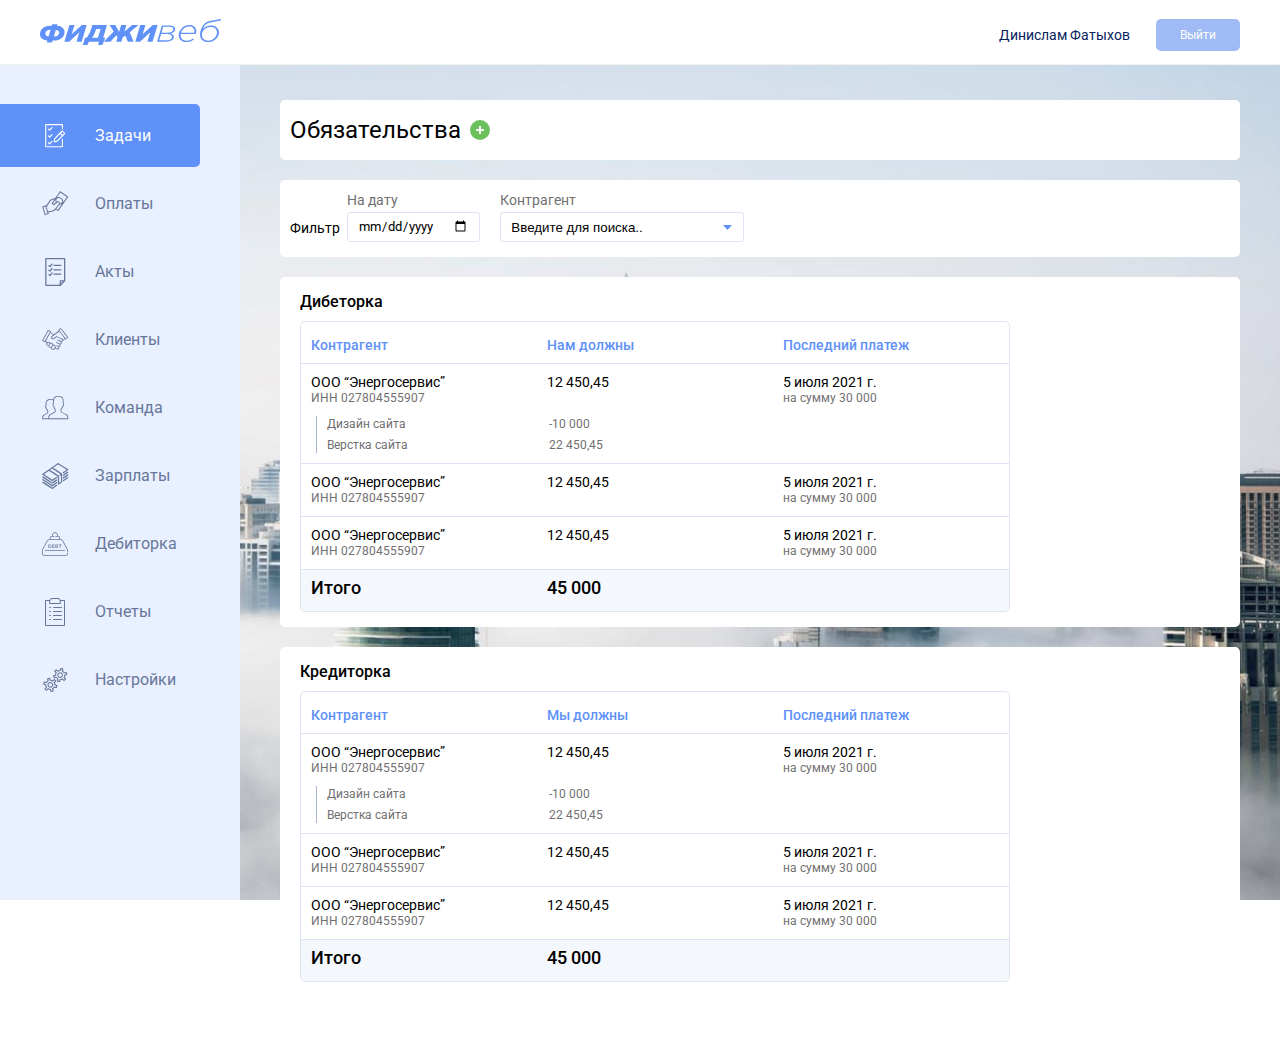
<file: debet.html>
<!DOCTYPE html>
<html lang="en">
  <head>
    <meta charset="UTF-8"/>
    <meta name="viewport" content="width=device-width, initial-scale=1.0"/>
    <title>Обязательства</title>
    <link rel="stylesheet" href="/css/styles.css"/>
  </head>
  <body>
    <div class="wrapper">
      <header class="header -flex -justify-between">
        <div class="logo"><a href="#"><img src="img/logo.svg" alt=""/></a></div>
        <div class="header__login -flex -center"><span class="header__name">Динислам Фатыхов</span><a class="btn" href="#">Выйти</a></div>
      </header>
      <div class="full-width -flex">
        <div class="main-nav">
          <ul>
            <li class="nav-tasks active"><a class="-flex" href="#"> <span></span>Задачи</a></li>
            <li class="nav-pay"><a class="-flex" href="#"> <span></span>Оплаты</a></li>
            <li class="nav-acts"><a class="-flex" href="#"> <span></span> Акты</a></li>
            <li class="nav-klients"><a class="-flex" href="#"> <span></span> Клиенты</a></li>
            <li class="nav-team"><a class="-flex" href="#"> <span></span> Команда</a></li>
            <li class="nav-money"><a class="-flex" href="#"> <span></span> Зарплаты</a></li>
            <li class="nav-debet"><a class="-flex" href="#"> <span></span> Дебиторка</a></li>
            <li class="nav-otch"><a class="-flex" href="#"> <span></span> Отчеты</a></li>
            <li class="nav-settings"><a class="-flex" href="#"> <span></span> Настройки</a></li>
          </ul>
        </div>
        <div class="content">
          <div class="ts__header -flex -center -wrap">
            <div class="title">Обязательства</div><a class="add-plus" href="#" data-remodal-target="add-pay"></a>
          </div>
          <div class="ts__filter -flex -center -end">
            <div class="ts__filter__title">Фильтр</div>
            <div class="ts__filter__col"><span>На дату</span>
              <input type="date" value="01.07.2021"/>
            </div>
            <div class="ts__filter__col"><span>Контрагент</span>
              <select>
                <option value="Введите для поиска..">Введите для поиска..</option>
                <option value="В работе">В работе</option>
              </select>
            </div>
          </div>
          <div class="c__row content-white debet">
            <div class="c__col-12">
              <div class="task-h2">Дибеторка</div>
              <div class="c__table">
                <div class="c__table__row">
                  <div class="c__table__col">Контрагент</div>
                  <div class="c__table__col">Нам должны</div>
                  <div class="c__table__col">Последний платеж</div>
                </div>
                <div class="c__table__row">
                  <div class="c__table__col">ООО “Энергосервис”<span>ИНН 027804555907</span></div>
                  <div class="c__table__col">12 450,45</div>
                  <div class="c__table__col">5 июля 2021 г.<span>на сумму 30 000</span></div>
                </div>
                <div class="c__table__row__dop">
                  <div class="debet-more"> 
                    <div>Дизайн сайта</div>
                    <div>-10 000</div>
                  </div>
                  <div class="debet-more"> 
                    <div>Верстка сайта</div>
                    <div>22 450,45</div>
                  </div>
                </div>
                <div class="c__table__row">
                  <div class="c__table__col">ООО “Энергосервис”<span>ИНН 027804555907</span></div>
                  <div class="c__table__col">12 450,45</div>
                  <div class="c__table__col">5 июля 2021 г.<span>на сумму 30 000</span></div>
                </div>
                <div class="c__table__row">
                  <div class="c__table__col">ООО “Энергосервис”<span>ИНН 027804555907</span></div>
                  <div class="c__table__col">12 450,45</div>
                  <div class="c__table__col">5 июля 2021 г.<span>на сумму 30 000</span></div>
                </div>
                <div class="c__table__row itog">
                  <div class="c__table__col">
                    <div class="pay-itog">Итого</div>
                  </div>
                  <div class="c__table__col">
                    <div class="pay-itog">45 000</div>
                  </div>
                </div>
              </div>
            </div>
          </div>
          <div class="c__row content-white debet">
            <div class="c__col-12">
              <div class="task-h2">Кредиторка</div>
              <div class="c__table">
                <div class="c__table__row">
                  <div class="c__table__col">Контрагент</div>
                  <div class="c__table__col">Мы должны</div>
                  <div class="c__table__col">Последний платеж</div>
                </div>
                <div class="c__table__row">
                  <div class="c__table__col">ООО “Энергосервис”<span>ИНН 027804555907</span></div>
                  <div class="c__table__col">12 450,45</div>
                  <div class="c__table__col">5 июля 2021 г.<span>на сумму 30 000</span></div>
                </div>
                <div class="c__table__row__dop">
                  <div class="debet-more"> 
                    <div>Дизайн сайта</div>
                    <div>-10 000</div>
                  </div>
                  <div class="debet-more"> 
                    <div>Верстка сайта</div>
                    <div>22 450,45</div>
                  </div>
                </div>
                <div class="c__table__row">
                  <div class="c__table__col">ООО “Энергосервис”<span>ИНН 027804555907</span></div>
                  <div class="c__table__col">12 450,45</div>
                  <div class="c__table__col">5 июля 2021 г.<span>на сумму 30 000</span></div>
                </div>
                <div class="c__table__row">
                  <div class="c__table__col">ООО “Энергосервис”<span>ИНН 027804555907</span></div>
                  <div class="c__table__col">12 450,45</div>
                  <div class="c__table__col">5 июля 2021 г.<span>на сумму 30 000</span></div>
                </div>
                <div class="c__table__row itog">
                  <div class="c__table__col">
                    <div class="pay-itog">Итого</div>
                  </div>
                  <div class="c__table__col">
                    <div class="pay-itog">45 000</div>
                  </div>
                </div>
              </div>
            </div>
          </div>
        </div>
      </div>
    </div>
  </body>
  <div class="remodal" data-remodal-id="add-client" data-remodal-options="hashTracking: false, closeOnOutsideClick: true">
    <button class="remodal-close" data-remodal-action="close"></button>
    <div class="title">Новый клиент</div>
    <form action="#">
      <div class="field-row">
        <label>Наименование (псевдоним)</label>
        <input type="text"/>
      </div>
      <div class="field-row">
        <label>Официальное наименование</label>
        <input type="text"/>
      </div>
      <div class="field-row">
        <label>ИНН</label>
        <input type="text"/>
      </div>
      <div class="field-row">
        <label>Адрес</label>
        <input type="text"/>
      </div>
      <button class="btn btn-fillblue">Добавить клиента</button>
    </form>
  </div>
  <div class="remodal" data-remodal-id="add-person" data-remodal-options="hashTracking: false, closeOnOutsideClick: true">
    <button class="remodal-close" data-remodal-action="close"></button>
    <div class="title">Новый cотрудник</div>
    <form action="#">
      <div class="field-row">
        <label>Псевдоним</label>
        <input type="text"/>
      </div>
      <div class="field-row">
        <label>Email</label>
        <input type="text"/>
      </div>
      <div class="field-row">
        <label>Пароль</label>
        <input type="text"/>
      </div>
      <div class="field-row">
        <label>Роли</label>
        <select>
          <option value="1">Руководитель</option>
          <option value="2">Дизайнер</option>
        </select>
      </div>
      <button class="btn btn-fillblue">Добавить сотрудника</button>
    </form>
  </div>
  <div class="remodal" data-remodal-id="add-contact-client" data-remodal-options="hashTracking: false, closeOnOutsideClick: true">
    <button class="remodal-close" data-remodal-action="close"></button>
    <form action="#">
      <div class="field-row">
        <label>ФИО</label>
        <input type="text" value="Иванов Петр Семенович"/>
      </div>
      <div class="field-row">
        <label>Должность</label>
        <input type="text" value="Менеджер по продажам"/>
      </div>
      <div class="field-row">
        <label>Телефоны</label>
        <div class="-flex -center">
          <input type="text" value="8 (917) 342 65 78"/><a class="delete-form-row" href="#"> </a>
        </div>
      </div>
      <div class="field-row">
        <div class="-flex -center">
          <input type="text" value="8 (917) 342 65 78"/>
          <input class="dop-input" type="text" value="1234"/><a class="delete-form-row" href="#"> </a>
        </div>
      </div>
      <div class="field-row"><a class="form-row-add" href="#">+ добавить</a></div>
      <div class="field-row">
        <label>E-mail
          <div class="-flex">
            <input type="text" value="Ivanov@mail.ru"/><a class="form-row-delete" href="#"> </a>
          </div>
        </label>
      </div>
      <div class="field-row"><a class="form-row-add" href="#">+ добавить</a></div>
      <div class="field-row__btns -flex -center">
        <button class="btn btn-fillblue">Сохранить</button><a class="form-row__cancel" href="#">Удалить </a>
      </div>
    </form>
  </div>
  <div class="remodal center-text remodal-alert" data-remodal-id="error" data-remodal-options="hashTracking: false, closeOnOutsideClick: true">
    <button class="remodal-close" data-remodal-action="close"></button>
    <div class="title red-text">Ошибка!</div>
    <p>Lorem ipsum dolor sit amet, consectetur adipiscing elit, sed do eiusmod tempor incididunt ut labore et dolore magna aliqua.</p>
    <div class="btns-control -flex -center"><a class="btn btn-fillblue" href="#" data-remodal-action="close">Закрыть</a></div>
  </div>
  <div class="remodal center-text remodal-alert" data-remodal-id="delete" data-remodal-options="hashTracking: false, closeOnOutsideClick: true">
    <button class="remodal-close" data-remodal-action="close"></button>
    <div class="title">Удалить</div>
    <p>Вы уверены, что хотите удалить<br> Lorem ipsum dolor sit amet?</p>
    <div class="btns-control -flex -center"><a class="btn btn-fillblue" href="#" data-remodal-action="close">Закрыть</a><a class="btn btn-pink" href="#">Подтвердить</a></div>
  </div>
  <div class="remodal center-text remodal-alert" data-remodal-id="success" data-remodal-options="hashTracking: false, closeOnOutsideClick: true">
    <button class="remodal-close" data-remodal-action="close"></button>
    <div class="title">Операция выполнена успешно</div>
    <p>Lorem ipsum dolor sit amet, consectetur adipiscing elit, sed do eiusmod tempor incididunt ut labore et dolore  magna aliqua.</p>
    <div class="btns-control -flex -center"><a class="btn btn-fillblue" href="#" data-remodal-action="close">Закрыть</a></div>
  </div>
  <script src="https://code.jquery.com/jquery-3.5.1.slim.min.js"></script>
  <script src="/js/scripts.js"></script>
</html>
</file>
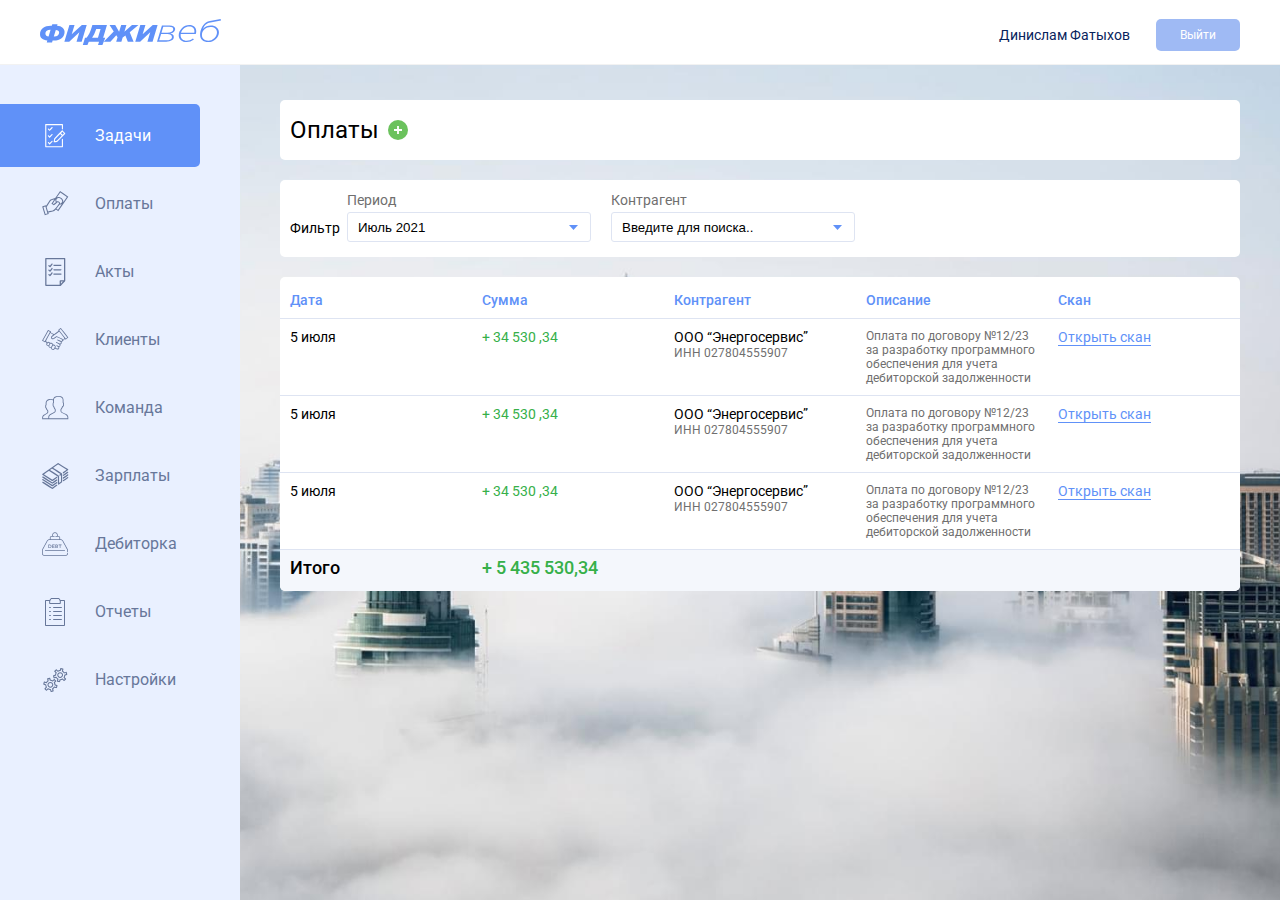
<file: pays.html>
<!DOCTYPE html>
<html lang="en">
  <head>
    <meta charset="UTF-8"/>
    <meta name="viewport" content="width=device-width, initial-scale=1.0"/>
    <title>Оплаты</title>
    <link rel="stylesheet" href="/css/styles.css"/>
  </head>
  <body>
    <div class="wrapper">
      <header class="header -flex -justify-between">
        <div class="logo"><a href="#"><img src="img/logo.svg" alt=""/></a></div>
        <div class="header__login -flex -center"><span class="header__name">Динислам Фатыхов</span><a class="btn" href="#">Выйти</a></div>
      </header>
      <div class="full-width -flex">
        <div class="main-nav">
          <ul>
            <li class="nav-tasks active"><a class="-flex" href="#"> <span></span>Задачи</a></li>
            <li class="nav-pay"><a class="-flex" href="#"> <span></span>Оплаты</a></li>
            <li class="nav-acts"><a class="-flex" href="#"> <span></span> Акты</a></li>
            <li class="nav-klients"><a class="-flex" href="#"> <span></span> Клиенты</a></li>
            <li class="nav-team"><a class="-flex" href="#"> <span></span> Команда</a></li>
            <li class="nav-money"><a class="-flex" href="#"> <span></span> Зарплаты</a></li>
            <li class="nav-debet"><a class="-flex" href="#"> <span></span> Дебиторка</a></li>
            <li class="nav-otch"><a class="-flex" href="#"> <span></span> Отчеты</a></li>
            <li class="nav-settings"><a class="-flex" href="#"> <span></span> Настройки</a></li>
          </ul>
        </div>
        <div class="content">
          <div class="ts__header -flex -center -wrap">
            <div class="title">Оплаты</div><a class="add-plus" href="#" data-remodal-target="add-pay"></a>
          </div>
          <div class="ts__filter -flex -center -end">
            <div class="ts__filter__title">Фильтр</div>
            <div class="ts__filter__col"><span>Период</span>
              <select>
                <option value="Июль 2021">Июль 2021</option>
                <option value="Июль 2022">Июль 2022</option>
              </select>
            </div>
            <div class="ts__filter__col"><span>Контрагент</span>
              <select>
                <option value="Введите для поиска..">Введите для поиска..</option>
                <option value="В работе">В работе</option>
              </select>
            </div>
          </div>
          <div class="pays">
            <div class="c__table__row">
              <div class="c__table__col">Дата</div>
              <div class="c__table__col">Сумма</div>
              <div class="c__table__col">Контрагент</div>
              <div class="c__table__col">Описание</div>
              <div class="c__table__col">Скан</div>
            </div>
            <div class="c__table__row">
              <div class="c__table__col">5 июля</div>
              <div class="c__table__col"> <span class="pay-summ"> + 34 530 ,34</span></div>
              <div class="c__table__col">ООО “Энергосервис”<span>ИНН 027804555907</span></div>
              <div class="c__table__col"> 
                <p>Оплата по договору №12/23 за разработку программного обеспечения для учета дебиторской задолженности</p>
              </div>
              <div class="c__table__col"> <a class="open-scan" href="#">Открыть скан</a></div>
            </div>
            <div class="c__table__row">
              <div class="c__table__col">5 июля</div>
              <div class="c__table__col"> <span class="pay-summ"> + 34 530 ,34</span></div>
              <div class="c__table__col">ООО “Энергосервис”<span>ИНН 027804555907</span></div>
              <div class="c__table__col"> 
                <p>Оплата по договору №12/23 за разработку программного обеспечения для учета дебиторской задолженности</p>
              </div>
              <div class="c__table__col"> <a class="open-scan" href="#">Открыть скан</a></div>
            </div>
            <div class="c__table__row">
              <div class="c__table__col">5 июля</div>
              <div class="c__table__col"> <span class="pay-summ"> + 34 530 ,34</span></div>
              <div class="c__table__col">ООО “Энергосервис”<span>ИНН 027804555907</span></div>
              <div class="c__table__col"> 
                <p>Оплата по договору №12/23 за разработку программного обеспечения для учета дебиторской задолженности</p>
              </div>
              <div class="c__table__col"> <a class="open-scan" href="#">Открыть скан</a></div>
            </div>
            <div class="c__table__row itog">
              <div class="c__table__col">
                <div class="pay-itog">Итого</div>
              </div>
              <div class="c__table__col">
                <div class="pay-finall">+ 5 435 530,34</div>
              </div>
            </div>
          </div>
        </div>
      </div>
    </div>
  </body>
  <div class="remodal" data-remodal-id="add-client" data-remodal-options="hashTracking: false, closeOnOutsideClick: true">
    <button class="remodal-close" data-remodal-action="close"></button>
    <div class="title">Новый клиент</div>
    <form action="#">
      <div class="field-row">
        <label>Наименование (псевдоним)</label>
        <input type="text"/>
      </div>
      <div class="field-row">
        <label>Официальное наименование</label>
        <input type="text"/>
      </div>
      <div class="field-row">
        <label>ИНН</label>
        <input type="text"/>
      </div>
      <div class="field-row">
        <label>Адрес</label>
        <input type="text"/>
      </div>
      <button class="btn btn-fillblue">Добавить клиента</button>
    </form>
  </div>
  <div class="remodal" data-remodal-id="add-person" data-remodal-options="hashTracking: false, closeOnOutsideClick: true">
    <button class="remodal-close" data-remodal-action="close"></button>
    <div class="title">Новый cотрудник</div>
    <form action="#">
      <div class="field-row">
        <label>Псевдоним</label>
        <input type="text"/>
      </div>
      <div class="field-row">
        <label>Email</label>
        <input type="text"/>
      </div>
      <div class="field-row">
        <label>Пароль</label>
        <input type="text"/>
      </div>
      <div class="field-row">
        <label>Роли</label>
        <select>
          <option value="1">Руководитель</option>
          <option value="2">Дизайнер</option>
        </select>
      </div>
      <button class="btn btn-fillblue">Добавить сотрудника</button>
    </form>
  </div>
  <div class="remodal" data-remodal-id="add-contact-client" data-remodal-options="hashTracking: false, closeOnOutsideClick: true">
    <button class="remodal-close" data-remodal-action="close"></button>
    <form action="#">
      <div class="field-row">
        <label>ФИО</label>
        <input type="text" value="Иванов Петр Семенович"/>
      </div>
      <div class="field-row">
        <label>Должность</label>
        <input type="text" value="Менеджер по продажам"/>
      </div>
      <div class="field-row">
        <label>Телефоны</label>
        <div class="-flex -center">
          <input type="text" value="8 (917) 342 65 78"/><a class="delete-form-row" href="#"> </a>
        </div>
      </div>
      <div class="field-row">
        <div class="-flex -center">
          <input type="text" value="8 (917) 342 65 78"/>
          <input class="dop-input" type="text" value="1234"/><a class="delete-form-row" href="#"> </a>
        </div>
      </div>
      <div class="field-row"><a class="form-row-add" href="#">+ добавить</a></div>
      <div class="field-row">
        <label>E-mail
          <div class="-flex">
            <input type="text" value="Ivanov@mail.ru"/><a class="form-row-delete" href="#"> </a>
          </div>
        </label>
      </div>
      <div class="field-row"><a class="form-row-add" href="#">+ добавить</a></div>
      <div class="field-row__btns -flex -center">
        <button class="btn btn-fillblue">Сохранить</button><a class="form-row__cancel" href="#">Удалить </a>
      </div>
    </form>
  </div>
  <div class="remodal center-text remodal-alert" data-remodal-id="error" data-remodal-options="hashTracking: false, closeOnOutsideClick: true">
    <button class="remodal-close" data-remodal-action="close"></button>
    <div class="title red-text">Ошибка!</div>
    <p>Lorem ipsum dolor sit amet, consectetur adipiscing elit, sed do eiusmod tempor incididunt ut labore et dolore magna aliqua.</p>
    <div class="btns-control -flex -center"><a class="btn btn-fillblue" href="#" data-remodal-action="close">Закрыть</a></div>
  </div>
  <div class="remodal center-text remodal-alert" data-remodal-id="delete" data-remodal-options="hashTracking: false, closeOnOutsideClick: true">
    <button class="remodal-close" data-remodal-action="close"></button>
    <div class="title">Удалить</div>
    <p>Вы уверены, что хотите удалить<br> Lorem ipsum dolor sit amet?</p>
    <div class="btns-control -flex -center"><a class="btn btn-fillblue" href="#" data-remodal-action="close">Закрыть</a><a class="btn btn-pink" href="#">Подтвердить</a></div>
  </div>
  <div class="remodal center-text remodal-alert" data-remodal-id="success" data-remodal-options="hashTracking: false, closeOnOutsideClick: true">
    <button class="remodal-close" data-remodal-action="close"></button>
    <div class="title">Операция выполнена успешно</div>
    <p>Lorem ipsum dolor sit amet, consectetur adipiscing elit, sed do eiusmod tempor incididunt ut labore et dolore  magna aliqua.</p>
    <div class="btns-control -flex -center"><a class="btn btn-fillblue" href="#" data-remodal-action="close">Закрыть</a></div>
  </div>
  <script src="https://code.jquery.com/jquery-3.5.1.slim.min.js"></script>
  <script src="/js/scripts.js"></script>
</html>
</file>
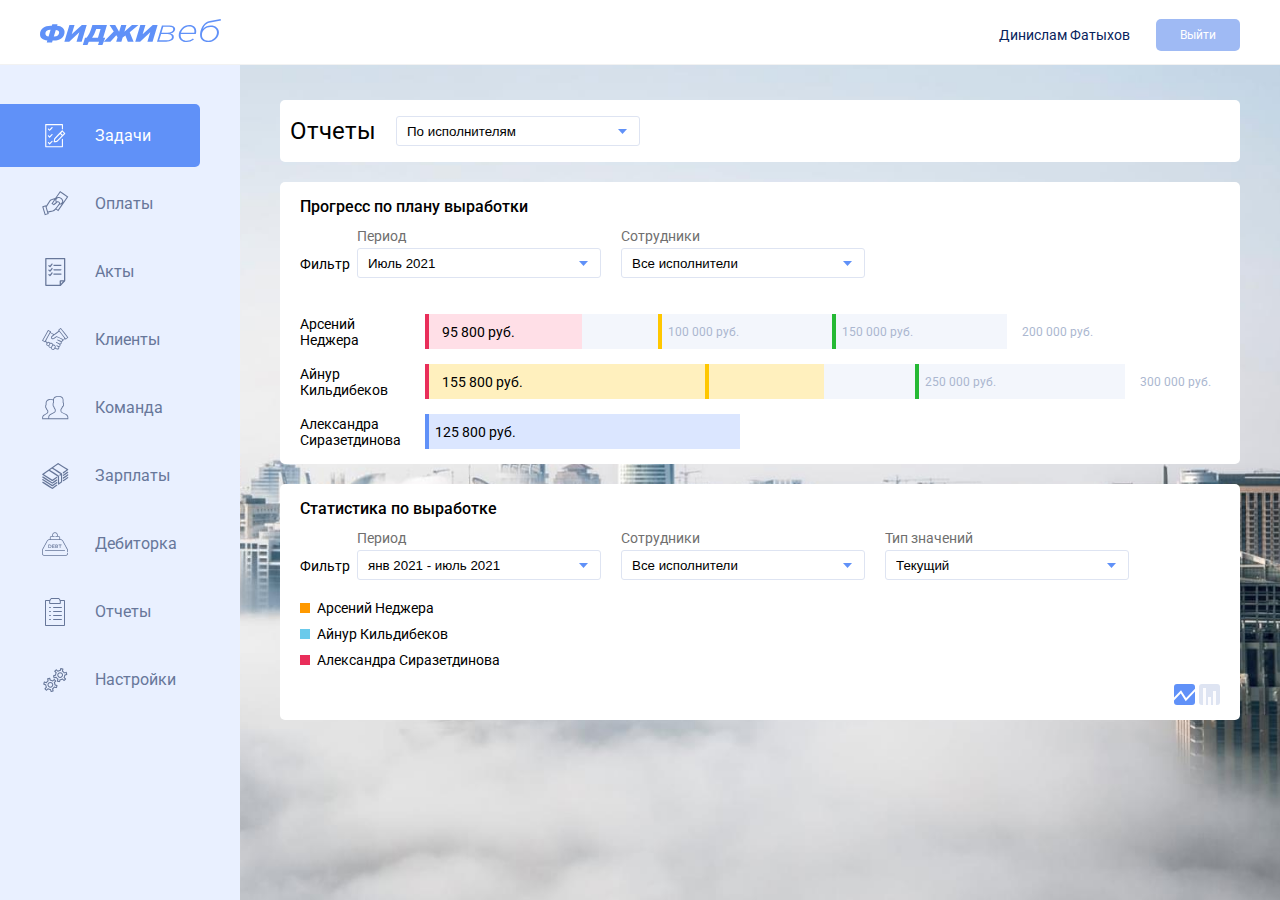
<file: report.html>
<!DOCTYPE html>
<html lang="en">
  <head>
    <meta charset="UTF-8"/>
    <meta name="viewport" content="width=device-width, initial-scale=1.0"/>
    <title>Отчёты</title>
    <link rel="stylesheet" href="/css/styles.css"/>
  </head>
  <body>
    <div class="wrapper">
      <header class="header -flex -justify-between">
        <div class="logo"><a href="#"><img src="img/logo.svg" alt=""/></a></div>
        <div class="header__login -flex -center"><span class="header__name">Динислам Фатыхов</span><a class="btn" href="#">Выйти</a></div>
      </header>
      <div class="full-width -flex">
        <div class="main-nav">
          <ul>
            <li class="nav-tasks active"><a class="-flex" href="#"> <span></span>Задачи</a></li>
            <li class="nav-pay"><a class="-flex" href="#"> <span></span>Оплаты</a></li>
            <li class="nav-acts"><a class="-flex" href="#"> <span></span> Акты</a></li>
            <li class="nav-klients"><a class="-flex" href="#"> <span></span> Клиенты</a></li>
            <li class="nav-team"><a class="-flex" href="#"> <span></span> Команда</a></li>
            <li class="nav-money"><a class="-flex" href="#"> <span></span> Зарплаты</a></li>
            <li class="nav-debet"><a class="-flex" href="#"> <span></span> Дебиторка</a></li>
            <li class="nav-otch"><a class="-flex" href="#"> <span></span> Отчеты</a></li>
            <li class="nav-settings"><a class="-flex" href="#"> <span></span> Настройки</a></li>
          </ul>
        </div>
        <div class="content">
          <div class="ts__header -flex -center">
            <div class="title">Отчеты</div>
            <select>
              <option value="По исполнителям">По исполнителям</option>
              <option value="По исполнителям">По исполнителям</option>
            </select>
          </div>
          <div class="c__row content-white">
            <div class="c__col-12">
              <div class="task-h2">Прогресс по плану выработки</div>
              <div class="ts__filter -flex -center -end pt-0 mt-12">
                <div class="ts__filter__title">Фильтр</div>
                <div class="ts__filter__col"><span>Период</span>
                  <select>
                    <option value="Июль 2021">Июль 2021</option>
                    <option value="Июль 2020">Июль 2020</option>
                  </select>
                </div>
                <div class="ts__filter__col"><span>Сотрудники</span>
                  <select>
                    <option value="Все статусы">Все исполнители</option>
                    <option value="Все исполнители">Все исполнители</option>
                  </select>
                </div>
              </div>
              <div class="ts__plan-list">
                <div class="ts__plan-item">
                  <div class="ts__plan-name">Арсений Неджера</div>
                  <div class="ts__plan-graph-content" style="width: calc(85% - 200px);">
                    <div class="ts__plan-graph have-plan">
                      <div class="ts__plan-min" style="width:40%"> </div>
                      <div class="ts__plan-middle" style="width:30%">100 000 руб.</div>
                      <div class="ts__plan-good" style="width:30%">150 000 руб.</div>
                      <div class="ts__real-summ" style="width:27%;background: #FFDFE7;">95 800 руб.</div>
                    </div>
                  </div>
                  <div class="ts__plan-summ"> 200 000 руб.</div>
                </div>
                <div class="ts__plan-item">
                  <div class="ts__plan-name">Айнур Кильдибеков</div>
                  <div class="ts__plan-graph-content" style="width: calc(100% - 200px);">
                    <div class="ts__plan-graph have-plan">
                      <div class="ts__plan-min" style="width:40%"> </div>
                      <div class="ts__plan-middle" style="width:30%"> </div>
                      <div class="ts__plan-good" style="width:30%">250 000 руб.</div>
                      <div class="ts__real-summ" style="width:57%; background:#FFF0BE;">155 800 руб.</div>
                    </div>
                  </div>
                  <div class="ts__plan-summ"> 300 000 руб.</div>
                </div>
                <div class="ts__plan-item">
                  <div class="ts__plan-name">Александра Сиразетдинова</div>
                  <div class="ts__plan-graph-content" style="width: calc(100% - 200px);">
                    <div class="ts__plan-graph">
                      <div class="ts__plan-fact" style="width:45%"> 125 800 руб.</div>
                    </div>
                  </div>
                </div>
              </div>
            </div>
          </div>
          <div class="c__row content-white">
            <div class="c__col-12">
              <div class="task-h2">Статистика по выработке</div>
              <div class="ts__filter -flex -center -end pt-0 mt-12">
                <div class="ts__filter__title">Фильтр</div>
                <div class="ts__filter__col"><span>Период</span>
                  <select>
                    <option value="янв 2021 - июль 2021">янв 2021 - июль 2021</option>
                    <option value="янв 2021 - июль 2021">янв 2021 - июль 2022</option>
                  </select>
                </div>
                <div class="ts__filter__col"><span>Сотрудники</span>
                  <select>
                    <option value="Все статусы">Все исполнители</option>
                    <option value="Все исполнители">Все исполнители</option>
                  </select>
                </div>
                <div class="ts__filter__col"><span>Тип значений</span>
                  <select>
                    <option value="Текущий">Текущий</option>
                    <option value="Текущий">Текущий</option>
                  </select>
                </div>
              </div>
              <div class="ts__report-list-users">
                <div class="ts__report-user-item"><span style="background: #FF9900;"></span>Арсений Неджера</div>
                <div class="ts__report-user-item"><span style="background: #6ACAEB;"></span>Айнур Кильдибеков</div>
                <div class="ts__report-user-item"><span style="background: #E92E5A;"></span>Александра Сиразетдинова</div>
              </div>
              <div class="ts__graph-view"><a class="graph-view-1 active" href="#"></a><a class="graph-view-2" href="#"></a></div>
            </div>
          </div>
        </div>
      </div>
    </div>
  </body>
  <script src="https://code.jquery.com/jquery-3.5.1.slim.min.js"></script>
  <script src="/js/scripts.js"></script>
</html>
</file>
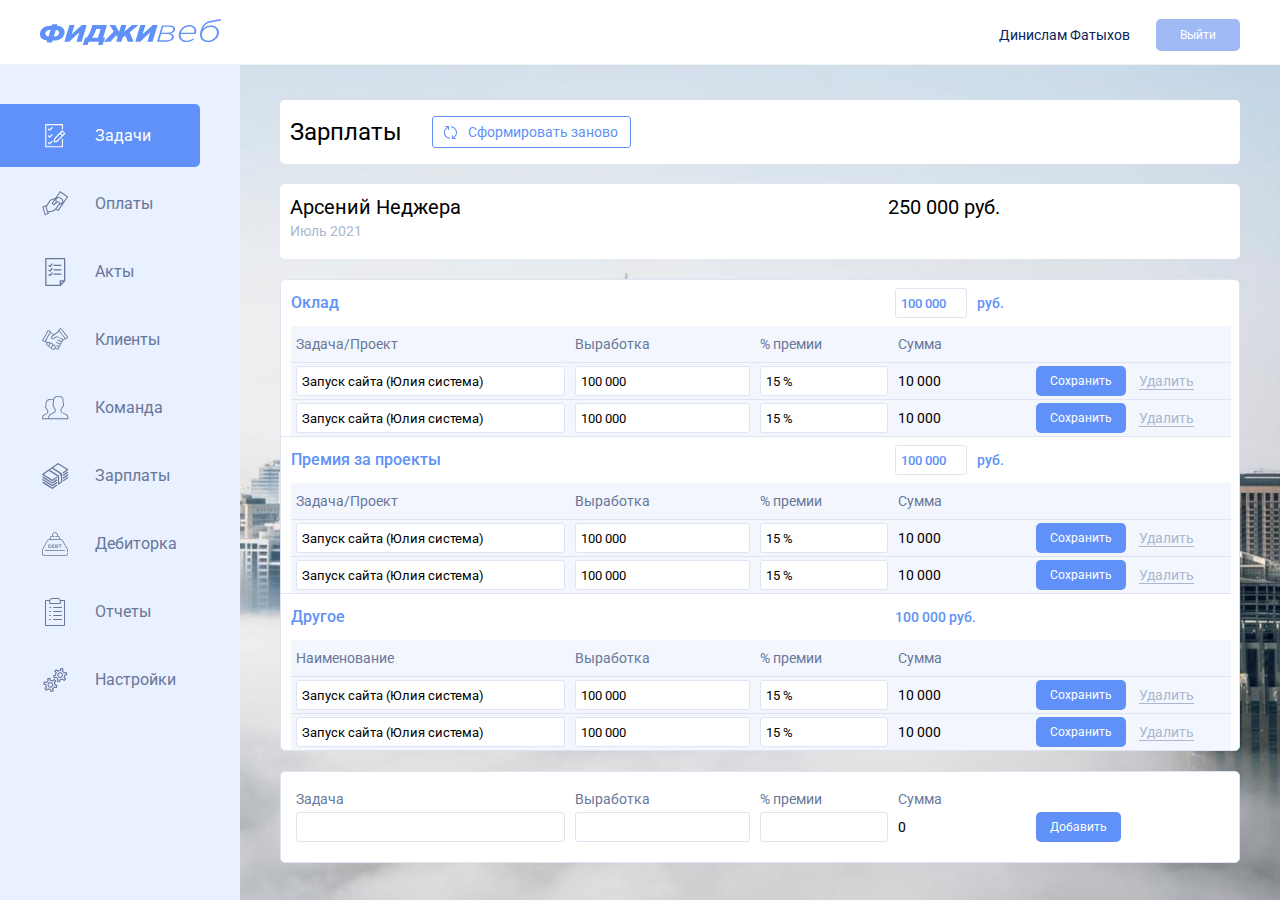
<file: salaries-card.html>
<!DOCTYPE html>
<html lang="en">
  <head>
    <meta charset="UTF-8"/>
    <meta name="viewport" content="width=device-width, initial-scale=1.0"/>
    <title>Зарплаты / Карточка расчета</title>
    <link rel="stylesheet" href="/css/styles.css"/>
  </head>
  <body>
    <div class="wrapper">
      <header class="header -flex -justify-between">
        <div class="logo"><a href="#"><img src="img/logo.svg" alt=""/></a></div>
        <div class="header__login -flex -center"><span class="header__name">Динислам Фатыхов</span><a class="btn" href="#">Выйти</a></div>
      </header>
      <div class="full-width -flex">
        <div class="main-nav">
          <ul>
            <li class="nav-tasks active"><a class="-flex" href="#"> <span></span>Задачи</a></li>
            <li class="nav-pay"><a class="-flex" href="#"> <span></span>Оплаты</a></li>
            <li class="nav-acts"><a class="-flex" href="#"> <span></span> Акты</a></li>
            <li class="nav-klients"><a class="-flex" href="#"> <span></span> Клиенты</a></li>
            <li class="nav-team"><a class="-flex" href="#"> <span></span> Команда</a></li>
            <li class="nav-money"><a class="-flex" href="#"> <span></span> Зарплаты</a></li>
            <li class="nav-debet"><a class="-flex" href="#"> <span></span> Дебиторка</a></li>
            <li class="nav-otch"><a class="-flex" href="#"> <span></span> Отчеты</a></li>
            <li class="nav-settings"><a class="-flex" href="#"> <span></span> Настройки</a></li>
          </ul>
        </div>
        <div class="content">
          <div class="ts__header -flex -center -wrap">
            <div class="title">Зарплаты</div><a class="btn btn-trains btn-refresh" href="#">Сформировать заново</a>
          </div>
          <div class="ts__salaries-card">
            <div class="ts__salaries-card__content">
              <div class="user-name">Арсений Неджера<span>Июль 2021</span></div>
              <div class="user-pay">250 000 руб.</div>
            </div>
          </div>
          <div class="salaries-card">
            <div class="salaries-card__item">
              <div class="salaries-card__head">
                <div class="salaries-card__name">Оклад</div>
                <div class="salaries-card__price"> 
                  <input type="text" value="100 000"/>руб.
                </div>
              </div>
              <div class="salaries-card__body">
                <div class="c__table">
                  <div class="c__table__row">
                    <div class="c__table__col">Задача/Проект</div>
                    <div class="c__table__col">Выработка</div>
                    <div class="c__table__col">% премии</div>
                    <div class="c__table__col">Сумма</div>
                    <div class="c__table__col"> </div>
                  </div>
                  <div class="c__table__row">
                    <div class="c__table__col"> 
                      <input type="text" value="Запуск сайта (Юлия система)"/>
                    </div>
                    <div class="c__table__col"> 
                      <input type="text" value="100 000"/>
                    </div>
                    <div class="c__table__col"> 
                      <input type="text" value="15 %"/>
                    </div>
                    <div class="c__table__col">10 000</div>
                    <div class="c__table__col"> 
                      <div class="salaries__inline -flex -center"><a class="btn" href="#">Сохранить</a><a class="delete">Удалить</a></div>
                    </div>
                  </div>
                  <div class="c__table__row">
                    <div class="c__table__col"> 
                      <input type="text" value="Запуск сайта (Юлия система)"/>
                    </div>
                    <div class="c__table__col"> 
                      <input type="text" value="100 000"/>
                    </div>
                    <div class="c__table__col"> 
                      <input type="text" value="15 %"/>
                    </div>
                    <div class="c__table__col">10 000</div>
                    <div class="c__table__col"> 
                      <div class="salaries__inline -flex -center"><a class="btn" href="#">Сохранить</a><a class="delete">Удалить</a></div>
                    </div>
                  </div>
                </div>
              </div>
            </div>
            <div class="salaries-card__item">
              <div class="salaries-card__head">
                <div class="salaries-card__name">Премия за проекты</div>
                <div class="salaries-card__price"> 
                  <input type="text" value="100 000"/>руб.
                </div>
              </div>
              <div class="salaries-card__body">
                <div class="c__table">
                  <div class="c__table__row">
                    <div class="c__table__col">Задача/Проект</div>
                    <div class="c__table__col">Выработка</div>
                    <div class="c__table__col">% премии</div>
                    <div class="c__table__col">Сумма</div>
                    <div class="c__table__col"></div>
                  </div>
                  <div class="c__table__row">
                    <div class="c__table__col"> 
                      <input type="text" value="Запуск сайта (Юлия система)"/>
                    </div>
                    <div class="c__table__col"> 
                      <input type="text" value="100 000"/>
                    </div>
                    <div class="c__table__col"> 
                      <input type="text" value="15 %"/>
                    </div>
                    <div class="c__table__col">10 000</div>
                    <div class="c__table__col"> 
                      <div class="salaries__inline -flex -center"><a class="btn" href="#">Сохранить</a><a class="delete">Удалить</a></div>
                    </div>
                  </div>
                  <div class="c__table__row">
                    <div class="c__table__col"> 
                      <input type="text" value="Запуск сайта (Юлия система)"/>
                    </div>
                    <div class="c__table__col"> 
                      <input type="text" value="100 000"/>
                    </div>
                    <div class="c__table__col"> 
                      <input type="text" value="15 %"/>
                    </div>
                    <div class="c__table__col">10 000</div>
                    <div class="c__table__col"> 
                      <div class="salaries__inline -flex -center"><a class="btn" href="#">Сохранить</a><a class="delete">Удалить</a></div>
                    </div>
                  </div>
                </div>
              </div>
            </div>
            <div class="salaries-card__item">
              <div class="salaries-card__head">
                <div class="salaries-card__name">Другое</div>
                <div class="salaries-card__price">100 000 руб.</div>
              </div>
              <div class="salaries-card__body">
                <div class="c__table">
                  <div class="c__table__row">
                    <div class="c__table__col">Наименование</div>
                    <div class="c__table__col">Выработка</div>
                    <div class="c__table__col">% премии</div>
                    <div class="c__table__col">Сумма</div>
                    <div class="c__table__col"></div>
                  </div>
                  <div class="c__table__row">
                    <div class="c__table__col"> 
                      <input type="text" value="Запуск сайта (Юлия система)"/>
                    </div>
                    <div class="c__table__col"> 
                      <input type="text" value="100 000"/>
                    </div>
                    <div class="c__table__col"> 
                      <input type="text" value="15 %"/>
                    </div>
                    <div class="c__table__col">10 000</div>
                    <div class="c__table__col"> 
                      <div class="salaries__inline -flex -center"><a class="btn" href="#">Сохранить</a><a class="delete">Удалить</a></div>
                    </div>
                  </div>
                  <div class="c__table__row">
                    <div class="c__table__col"> 
                      <input type="text" value="Запуск сайта (Юлия система)"/>
                    </div>
                    <div class="c__table__col"> 
                      <input type="text" value="100 000"/>
                    </div>
                    <div class="c__table__col"> 
                      <input type="text" value="15 %"/>
                    </div>
                    <div class="c__table__col">10 000</div>
                    <div class="c__table__col"> 
                      <div class="salaries__inline -flex -center"><a class="btn" href="#">Сохранить</a><a class="delete">Удалить</a></div>
                    </div>
                  </div>
                </div>
              </div>
            </div>
          </div>
          <div class="salaries-card salaries-card__add">
            <form action="">
              <div class="salaries-card__item">
                <div class="salaries-card__body">
                  <div class="c__table">
                    <div class="c__table__row">
                      <div class="c__table__col">Задача</div>
                      <div class="c__table__col">Выработка</div>
                      <div class="c__table__col">% премии</div>
                      <div class="c__table__col">Сумма</div>
                      <div class="c__table__col"> </div>
                    </div>
                    <div class="c__table__row">
                      <div class="c__table__col"> 
                        <input type="text" value=" "/>
                      </div>
                      <div class="c__table__col"> 
                        <input type="text" value=" "/>
                      </div>
                      <div class="c__table__col"> 
                        <input type="text" value=" "/>
                      </div>
                      <div class="c__table__col">0</div>
                      <div class="c__table__col"> 
                        <div class="salaries__inline -flex -center"><a class="btn" href="#">Добавить</a></div>
                      </div>
                    </div>
                  </div>
                </div>
              </div>
            </form>
          </div>
        </div>
      </div>
    </div>
  </body>
  <div class="remodal" data-remodal-id="add-client" data-remodal-options="hashTracking: false, closeOnOutsideClick: true">
    <button class="remodal-close" data-remodal-action="close"></button>
    <div class="title">Новый клиент</div>
    <form action="#">
      <div class="field-row">
        <label>Наименование (псевдоним)</label>
        <input type="text"/>
      </div>
      <div class="field-row">
        <label>Официальное наименование</label>
        <input type="text"/>
      </div>
      <div class="field-row">
        <label>ИНН</label>
        <input type="text"/>
      </div>
      <div class="field-row">
        <label>Адрес</label>
        <input type="text"/>
      </div>
      <button class="btn btn-fillblue">Добавить клиента</button>
    </form>
  </div>
  <div class="remodal" data-remodal-id="add-person" data-remodal-options="hashTracking: false, closeOnOutsideClick: true">
    <button class="remodal-close" data-remodal-action="close"></button>
    <div class="title">Новый cотрудник</div>
    <form action="#">
      <div class="field-row">
        <label>Псевдоним</label>
        <input type="text"/>
      </div>
      <div class="field-row">
        <label>Email</label>
        <input type="text"/>
      </div>
      <div class="field-row">
        <label>Пароль</label>
        <input type="text"/>
      </div>
      <div class="field-row">
        <label>Роли</label>
        <select>
          <option value="1">Руководитель</option>
          <option value="2">Дизайнер</option>
        </select>
      </div>
      <button class="btn btn-fillblue">Добавить сотрудника</button>
    </form>
  </div>
  <div class="remodal" data-remodal-id="add-contact-client" data-remodal-options="hashTracking: false, closeOnOutsideClick: true">
    <button class="remodal-close" data-remodal-action="close"></button>
    <form action="#">
      <div class="field-row">
        <label>ФИО</label>
        <input type="text" value="Иванов Петр Семенович"/>
      </div>
      <div class="field-row">
        <label>Должность</label>
        <input type="text" value="Менеджер по продажам"/>
      </div>
      <div class="field-row">
        <label>Телефоны</label>
        <div class="-flex -center">
          <input type="text" value="8 (917) 342 65 78"/><a class="delete-form-row" href="#"> </a>
        </div>
      </div>
      <div class="field-row">
        <div class="-flex -center">
          <input type="text" value="8 (917) 342 65 78"/>
          <input class="dop-input" type="text" value="1234"/><a class="delete-form-row" href="#"> </a>
        </div>
      </div>
      <div class="field-row"><a class="form-row-add" href="#">+ добавить</a></div>
      <div class="field-row">
        <label>E-mail
          <div class="-flex">
            <input type="text" value="Ivanov@mail.ru"/><a class="form-row-delete" href="#"> </a>
          </div>
        </label>
      </div>
      <div class="field-row"><a class="form-row-add" href="#">+ добавить</a></div>
      <div class="field-row__btns -flex -center">
        <button class="btn btn-fillblue">Сохранить</button><a class="form-row__cancel" href="#">Удалить </a>
      </div>
    </form>
  </div>
  <div class="remodal center-text remodal-alert" data-remodal-id="error" data-remodal-options="hashTracking: false, closeOnOutsideClick: true">
    <button class="remodal-close" data-remodal-action="close"></button>
    <div class="title red-text">Ошибка!</div>
    <p>Lorem ipsum dolor sit amet, consectetur adipiscing elit, sed do eiusmod tempor incididunt ut labore et dolore magna aliqua.</p>
    <div class="btns-control -flex -center"><a class="btn btn-fillblue" href="#" data-remodal-action="close">Закрыть</a></div>
  </div>
  <div class="remodal center-text remodal-alert" data-remodal-id="delete" data-remodal-options="hashTracking: false, closeOnOutsideClick: true">
    <button class="remodal-close" data-remodal-action="close"></button>
    <div class="title">Удалить</div>
    <p>Вы уверены, что хотите удалить<br> Lorem ipsum dolor sit amet?</p>
    <div class="btns-control -flex -center"><a class="btn btn-fillblue" href="#" data-remodal-action="close">Закрыть</a><a class="btn btn-pink" href="#">Подтвердить</a></div>
  </div>
  <div class="remodal center-text remodal-alert" data-remodal-id="success" data-remodal-options="hashTracking: false, closeOnOutsideClick: true">
    <button class="remodal-close" data-remodal-action="close"></button>
    <div class="title">Операция выполнена успешно</div>
    <p>Lorem ipsum dolor sit amet, consectetur adipiscing elit, sed do eiusmod tempor incididunt ut labore et dolore  magna aliqua.</p>
    <div class="btns-control -flex -center"><a class="btn btn-fillblue" href="#" data-remodal-action="close">Закрыть</a></div>
  </div>
  <script src="https://code.jquery.com/jquery-2.2.4.min.js"></script>
  <script src="/js/scripts.js"></script>
</html>
</file>
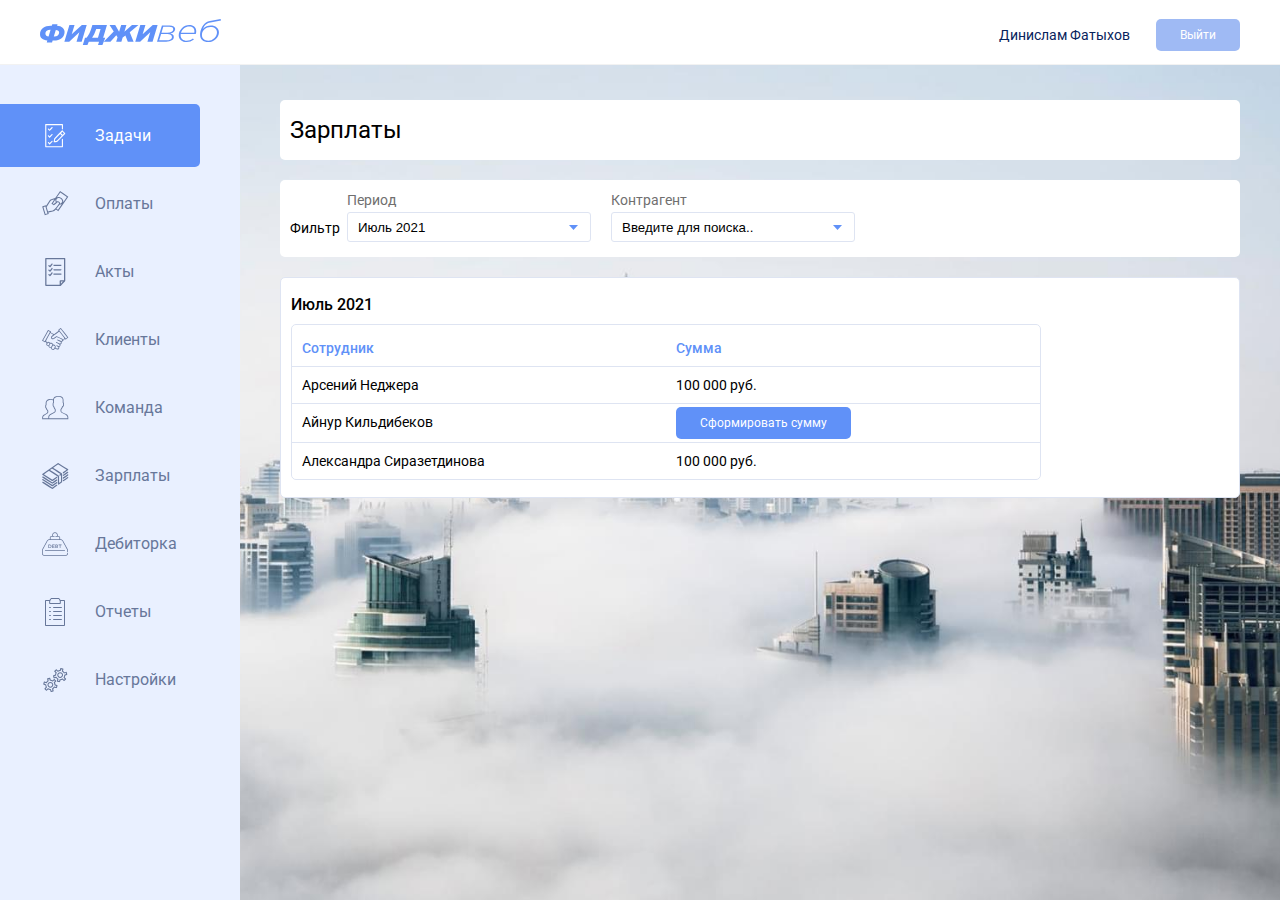
<file: salaries.html>
<!DOCTYPE html>
<html lang="en">
  <head>
    <meta charset="UTF-8"/>
    <meta name="viewport" content="width=device-width, initial-scale=1.0"/>
    <title>Зарплаты</title>
    <link rel="stylesheet" href="/css/styles.css"/>
  </head>
  <body>
    <div class="wrapper">
      <header class="header -flex -justify-between">
        <div class="logo"><a href="#"><img src="img/logo.svg" alt=""/></a></div>
        <div class="header__login -flex -center"><span class="header__name">Динислам Фатыхов</span><a class="btn" href="#">Выйти</a></div>
      </header>
      <div class="full-width -flex">
        <div class="main-nav">
          <ul>
            <li class="nav-tasks active"><a class="-flex" href="#"> <span></span>Задачи</a></li>
            <li class="nav-pay"><a class="-flex" href="#"> <span></span>Оплаты</a></li>
            <li class="nav-acts"><a class="-flex" href="#"> <span></span> Акты</a></li>
            <li class="nav-klients"><a class="-flex" href="#"> <span></span> Клиенты</a></li>
            <li class="nav-team"><a class="-flex" href="#"> <span></span> Команда</a></li>
            <li class="nav-money"><a class="-flex" href="#"> <span></span> Зарплаты</a></li>
            <li class="nav-debet"><a class="-flex" href="#"> <span></span> Дебиторка</a></li>
            <li class="nav-otch"><a class="-flex" href="#"> <span></span> Отчеты</a></li>
            <li class="nav-settings"><a class="-flex" href="#"> <span></span> Настройки</a></li>
          </ul>
        </div>
        <div class="content">
          <div class="ts__header -flex -center -wrap">
            <div class="title">Зарплаты</div>
          </div>
          <div class="ts__filter -flex -center -end">
            <div class="ts__filter__title">Фильтр</div>
            <div class="ts__filter__col"><span>Период</span>
              <select>
                <option value="Июль 2021">Июль 2021</option>
                <option value="Июль 2022">Июль 2022</option>
              </select>
            </div>
            <div class="ts__filter__col"><span>Контрагент</span>
              <select>
                <option value="Введите для поиска..">Введите для поиска..</option>
                <option value="В работе">В работе</option>
              </select>
            </div>
          </div>
          <div class="salaries">
            <div class="task-h2">Июль 2021</div>
            <div class="c__table">
              <div class="c__table__row">
                <div class="c__table__col">Сотрудник</div>
                <div class="c__table__col">Сумма</div>
              </div>
              <div class="c__table__row c__table__row__link" onclick="document.location = '#'">
                <div class="c__table__col">Арсений Неджера</div>
                <div class="c__table__col">100 000 руб. </div>
              </div>
              <div class="c__table__row c__table__row__link" onclick="document.location = '#'">
                <div class="c__table__col">Айнур Кильдибеков</div>
                <div class="c__table__col"> <a class="btn">Сформировать сумму</a></div>
              </div>
              <div class="c__table__row c__table__row__link" onclick="document.location = '#'">
                <div class="c__table__col">Александра Сиразетдинова</div>
                <div class="c__table__col">100 000 руб.</div>
              </div>
            </div>
          </div>
        </div>
      </div>
    </div>
  </body>
  <div class="remodal" data-remodal-id="add-client" data-remodal-options="hashTracking: false, closeOnOutsideClick: true">
    <button class="remodal-close" data-remodal-action="close"></button>
    <div class="title">Новый клиент</div>
    <form action="#">
      <div class="field-row">
        <label>Наименование (псевдоним)</label>
        <input type="text"/>
      </div>
      <div class="field-row">
        <label>Официальное наименование</label>
        <input type="text"/>
      </div>
      <div class="field-row">
        <label>ИНН</label>
        <input type="text"/>
      </div>
      <div class="field-row">
        <label>Адрес</label>
        <input type="text"/>
      </div>
      <button class="btn btn-fillblue">Добавить клиента</button>
    </form>
  </div>
  <div class="remodal" data-remodal-id="add-person" data-remodal-options="hashTracking: false, closeOnOutsideClick: true">
    <button class="remodal-close" data-remodal-action="close"></button>
    <div class="title">Новый cотрудник</div>
    <form action="#">
      <div class="field-row">
        <label>Псевдоним</label>
        <input type="text"/>
      </div>
      <div class="field-row">
        <label>Email</label>
        <input type="text"/>
      </div>
      <div class="field-row">
        <label>Пароль</label>
        <input type="text"/>
      </div>
      <div class="field-row">
        <label>Роли</label>
        <select>
          <option value="1">Руководитель</option>
          <option value="2">Дизайнер</option>
        </select>
      </div>
      <button class="btn btn-fillblue">Добавить сотрудника</button>
    </form>
  </div>
  <div class="remodal" data-remodal-id="add-contact-client" data-remodal-options="hashTracking: false, closeOnOutsideClick: true">
    <button class="remodal-close" data-remodal-action="close"></button>
    <form action="#">
      <div class="field-row">
        <label>ФИО</label>
        <input type="text" value="Иванов Петр Семенович"/>
      </div>
      <div class="field-row">
        <label>Должность</label>
        <input type="text" value="Менеджер по продажам"/>
      </div>
      <div class="field-row">
        <label>Телефоны</label>
        <div class="-flex -center">
          <input type="text" value="8 (917) 342 65 78"/><a class="delete-form-row" href="#"> </a>
        </div>
      </div>
      <div class="field-row">
        <div class="-flex -center">
          <input type="text" value="8 (917) 342 65 78"/>
          <input class="dop-input" type="text" value="1234"/><a class="delete-form-row" href="#"> </a>
        </div>
      </div>
      <div class="field-row"><a class="form-row-add" href="#">+ добавить</a></div>
      <div class="field-row">
        <label>E-mail
          <div class="-flex">
            <input type="text" value="Ivanov@mail.ru"/><a class="form-row-delete" href="#"> </a>
          </div>
        </label>
      </div>
      <div class="field-row"><a class="form-row-add" href="#">+ добавить</a></div>
      <div class="field-row__btns -flex -center">
        <button class="btn btn-fillblue">Сохранить</button><a class="form-row__cancel" href="#">Удалить </a>
      </div>
    </form>
  </div>
  <div class="remodal center-text remodal-alert" data-remodal-id="error" data-remodal-options="hashTracking: false, closeOnOutsideClick: true">
    <button class="remodal-close" data-remodal-action="close"></button>
    <div class="title red-text">Ошибка!</div>
    <p>Lorem ipsum dolor sit amet, consectetur adipiscing elit, sed do eiusmod tempor incididunt ut labore et dolore magna aliqua.</p>
    <div class="btns-control -flex -center"><a class="btn btn-fillblue" href="#" data-remodal-action="close">Закрыть</a></div>
  </div>
  <div class="remodal center-text remodal-alert" data-remodal-id="delete" data-remodal-options="hashTracking: false, closeOnOutsideClick: true">
    <button class="remodal-close" data-remodal-action="close"></button>
    <div class="title">Удалить</div>
    <p>Вы уверены, что хотите удалить<br> Lorem ipsum dolor sit amet?</p>
    <div class="btns-control -flex -center"><a class="btn btn-fillblue" href="#" data-remodal-action="close">Закрыть</a><a class="btn btn-pink" href="#">Подтвердить</a></div>
  </div>
  <div class="remodal center-text remodal-alert" data-remodal-id="success" data-remodal-options="hashTracking: false, closeOnOutsideClick: true">
    <button class="remodal-close" data-remodal-action="close"></button>
    <div class="title">Операция выполнена успешно</div>
    <p>Lorem ipsum dolor sit amet, consectetur adipiscing elit, sed do eiusmod tempor incididunt ut labore et dolore  magna aliqua.</p>
    <div class="btns-control -flex -center"><a class="btn btn-fillblue" href="#" data-remodal-action="close">Закрыть</a></div>
  </div>
  <script src="https://code.jquery.com/jquery-3.5.1.slim.min.js"></script>
  <script src="/js/scripts.js"></script>
</html>
</file>
<file: css/styles.css>
@import url("https://fonts.googleapis.com/css2?family=Roboto:ital,wght@0,300;0,400;0,500;0,700;1,400;1,900&display=swap");
.remodal-bg.remodal-is-opening,
.remodal-bg.remodal-is-opened {
	filter: blur(3px)
}

.remodal-overlay {
	background: rgba(43, 46, 56, 0.9)
}

.remodal-overlay.remodal-is-opening,
.remodal-overlay.remodal-is-closing {
	-webkit-animation-duration: 0.3s;
	animation-duration: 0.3s;
	-webkit-animation-fill-mode: forwards;
	animation-fill-mode: forwards
}

.remodal-overlay.remodal-is-opening {
	-webkit-animation-name: remodal-overlay-opening-keyframes;
	animation-name: remodal-overlay-opening-keyframes
}

.remodal-overlay.remodal-is-closing {
	-webkit-animation-name: remodal-overlay-closing-keyframes;
	animation-name: remodal-overlay-closing-keyframes
}

.remodal-wrapper {
	padding: 10px 10px 0
}

.remodal {
	box-sizing: border-box;
	width: 100%;
	margin-bottom: 10px;
	padding: 35px;
	transform: translate3d(0, 0, 0);
	color: #2b2e38;
	background: #fff
}

.remodal.remodal-is-opening,
.remodal.remodal-is-closing {
	-webkit-animation-duration: 0.3s;
	animation-duration: 0.3s;
	-webkit-animation-fill-mode: forwards;
	animation-fill-mode: forwards
}

.remodal.remodal-is-opening {
	-webkit-animation-name: remodal-opening-keyframes;
	animation-name: remodal-opening-keyframes
}

.remodal.remodal-is-closing {
	-webkit-animation-name: remodal-closing-keyframes;
	animation-name: remodal-closing-keyframes
}

.remodal,
.remodal-wrapper:after {
	vertical-align: middle
}

.remodal-close {
	position: absolute;
	top: 0;
	right: 0;
	display: block;
	overflow: visible;
	width: 35px;
	height: 35px;
	margin: 0;
	padding: 0;
	cursor: pointer;
	transition: color 0.2s;
	text-decoration: none;
	color: #95979c;
	border: 0;
	outline: 0;
	background: transparent
}

.remodal-close:hover,
.remodal-close:focus {
	color: #2b2e38
}

.remodal-close:before {
	font-family: Arial, "Helvetica CY", "Nimbus Sans L", sans-serif !important;
	font-size: 25px;
	line-height: 35px;
	position: absolute;
	top: 0;
	left: 0;
	display: block;
	width: 35px;
	content: "\00d7";
	text-align: center
}

.remodal-confirm,
.remodal-cancel {
	font: inherit;
	display: inline-block;
	overflow: visible;
	min-width: 110px;
	margin: 0;
	padding: 12px 0;
	cursor: pointer;
	transition: background 0.2s;
	text-align: center;
	vertical-align: middle;
	text-decoration: none;
	border: 0;
	outline: 0
}

.remodal-confirm {
	color: #fff;
	background: #81c784
}

.remodal-confirm:hover,
.remodal-confirm:focus {
	background: #66bb6a
}

.remodal-cancel {
	color: #fff;
	background: #e57373
}

.remodal-cancel:hover,
.remodal-cancel:focus {
	background: #ef5350
}

.remodal-confirm::-moz-focus-inner,
.remodal-cancel::-moz-focus-inner,
.remodal-close::-moz-focus-inner {
	padding: 0;
	border: 0
}

@-webkit-keyframes remodal-opening-keyframes {
	from {
		transform: scale(1.05);
		opacity: 0
	}
	to {
		transform: none;
		opacity: 1;
		filter: blur(0)
	}
}

@keyframes remodal-opening-keyframes {
	from {
		transform: scale(1.05);
		opacity: 0
	}
	to {
		transform: none;
		opacity: 1;
		filter: blur(0)
	}
}

@-webkit-keyframes remodal-closing-keyframes {
	from {
		transform: scale(1);
		opacity: 1
	}
	to {
		transform: scale(0.95);
		opacity: 0;
		filter: blur(0)
	}
}

@keyframes remodal-closing-keyframes {
	from {
		transform: scale(1);
		opacity: 1
	}
	to {
		transform: scale(0.95);
		opacity: 0;
		filter: blur(0)
	}
}

@-webkit-keyframes remodal-overlay-opening-keyframes {
	from {
		opacity: 0
	}
	to {
		opacity: 1
	}
}

@keyframes remodal-overlay-opening-keyframes {
	from {
		opacity: 0
	}
	to {
		opacity: 1
	}
}

@-webkit-keyframes remodal-overlay-closing-keyframes {
	from {
		opacity: 1
	}
	to {
		opacity: 0
	}
}

@keyframes remodal-overlay-closing-keyframes {
	from {
		opacity: 1
	}
	to {
		opacity: 0
	}
}

@media only screen and (min-width: 641px) {
	.remodal {
		max-width: 340px
	}
}

.lt-ie9 .remodal-overlay {
	background: #2b2e38
}

.lt-ie9 .remodal {
	width: 340px
}

html.remodal-is-locked {
	overflow: hidden;
	touch-action: none
}

.remodal,
[data-remodal-id] {
	display: none
}

.remodal-overlay {
	position: fixed;
	z-index: 9999;
	top: -5000px;
	right: -5000px;
	bottom: -5000px;
	left: -5000px;
	display: none
}

.remodal-wrapper {
	position: fixed;
	z-index: 10000;
	top: 0;
	right: 0;
	bottom: 0;
	left: 0;
	display: none;
	overflow: auto;
	text-align: center;
	-webkit-overflow-scrolling: touch
}

.remodal-wrapper:after {
	display: inline-block;
	height: 100%;
	margin-left: -0.05em;
	content: ""
}

.remodal-overlay,
.remodal-wrapper {
	-webkit-backface-visibility: hidden;
	backface-visibility: hidden
}

.remodal {
	position: relative;
	outline: none;
	-webkit-text-size-adjust: 100%;
	-moz-text-size-adjust: 100%;
	text-size-adjust: 100%
}

.remodal-is-initialized {
	display: inline-block
}

.slick-prev,
.slick-next {
	font-size: 0;
	line-height: 0;
	position: fixed;
	top: 50%;
	display: block;
	width: 20px;
	height: 20px;
	padding: 0;
	transform: translate(0, -50%);
	cursor: pointer;
	color: transparent;
	border: none;
	outline: none;
	background: transparent
}

.slick-prev:hover,
.slick-prev:focus,
.slick-next:hover,
.slick-next:focus {
	color: transparent;
	outline: none
}

.slick-prev:hover:before,
.slick-prev:focus:before,
.slick-next:hover:before,
.slick-next:focus:before {
	opacity: 1
}

.slick-prev.slick-disabled:before,
.slick-next.slick-disabled:before {
	opacity: .25
}

.slick-prev:before,
.slick-next:before {
	font-family: 'slick';
	font-size: 20px;
	line-height: 1;
	opacity: .75;
	color: white;
	-webkit-font-smoothing: antialiased;
	-moz-osx-font-smoothing: grayscale
}

.slick-prev {
	left: -25px
}

[dir='rtl'] .slick-prev {
	right: -25px;
	left: auto
}

.slick-prev:before {
	content: '←'
}

[dir='rtl'] .slick-prev:before {
	content: '→'
}

.slick-next {
	right: -25px
}

[dir='rtl'] .slick-next {
	right: auto;
	left: -25px
}

.slick-next:before {
	content: '→'
}

[dir='rtl'] .slick-next:before {
	content: '←'
}

.slick-dotted.slick-slider {
	margin-bottom: 30px
}

.slick-dots {
	position: absolute;
	bottom: -25px;
	display: block;
	width: 100%;
	padding: 0;
	margin: 0;
	list-style: none;
	text-align: center
}

.slick-dots li {
	position: relative;
	display: inline-block;
	width: 20px;
	height: 20px;
	margin: 0 5px;
	padding: 0;
	cursor: pointer
}

.slick-dots li button {
	font-size: 0;
	line-height: 0;
	display: block;
	width: 20px;
	height: 20px;
	padding: 5px;
	cursor: pointer;
	color: transparent;
	border: 0;
	outline: none;
	background: transparent
}

.slick-dots li button:hover,
.slick-dots li button:focus {
	outline: none
}

.slick-dots li button:hover:before,
.slick-dots li button:focus:before {
	opacity: 1
}

.slick-dots li button:before {
	font-family: 'slick';
	font-size: 6px;
	line-height: 20px;
	position: absolute;
	top: 0;
	left: 0;
	width: 20px;
	height: 20px;
	content: '•';
	text-align: center;
	opacity: .25;
	color: black;
	-webkit-font-smoothing: antialiased;
	-moz-osx-font-smoothing: grayscale
}

.slick-dots li.slick-active button:before {
	opacity: .75;
	color: black
}

.slick-slider {
	position: relative;
	display: block;
	box-sizing: border-box;
	-webkit-user-select: none;
	-moz-user-select: none;
	-ms-user-select: none;
	user-select: none;
	-webkit-touch-callout: none;
	-khtml-user-select: none;
	touch-action: pan-y;
	-webkit-tap-highlight-color: transparent
}

.slick-list {
	position: relative;
	display: block;
	overflow: hidden;
	margin: 0;
	padding: 0
}

.slick-list:focus {
	outline: none
}

.slick-list.dragging {
	cursor: pointer;
	cursor: hand
}

.slick-slider .slick-track,
.slick-slider .slick-list {
	transform: translate3d(0, 0, 0)
}

.slick-track {
	position: relative;
	top: 0;
	left: 0;
	display: block;
	margin-left: auto;
	margin-right: auto;
	display: flex
}

.slick-track:before,
.slick-track:after {
	display: table;
	content: ''
}

.slick-track:after {
	clear: both
}

.slick-loading .slick-track {
	visibility: hidden
}

.slick-slide {
	display: none;
	float: left;
	min-height: 1px
}

.slick-slide>div,
.slick-slide>div>div {
	height: 100%
}

[dir='rtl'] .slick-slide {
	float: right
}

.slick-slide img {
	display: block
}

.slick-slide.slick-loading img {
	display: none
}

.slick-slide.dragging img {
	pointer-events: none
}

.slick-initialized .slick-slide {
	display: block
}

.slick-loading .slick-slide {
	visibility: hidden
}

.slick-vertical .slick-slide {
	display: block;
	height: auto;
	border: 1px solid transparent
}

.slick-arrow.slick-hidden {
	display: none
}

*,
*::before,
*::after,
*:focus {
	box-sizing: border-box;
	outline: none
}

body {
	margin: 0px;
	font-family: 'Roboto', sans-serif;
	font-size: 14px;
	line-height: 16px;
	min-height: 100vh;
	height: auto
}

.wrapper {
	overflow: hidden;
	min-height: 100vh;
	height: 100%;
	background: url(../img/bg1.jpg) no-repeat center;
	background-size: cover;
	background-attachment: fixed;
	min-width: 960px;
	padding-top: 60px
}

a {
	color: #67779A
}

.rouble {
	font-family: 'rouble'
}

input,
textarea {
	font-family: 'Roboto', sans-serif
}

img {
	max-width: 100%
}

.-flex {
	display: flex
}

.-center {
	align-items: center
}

.-start {
	align-items: flex-start
}

.-end {
	align-items: flex-end
}

.-wrap {
	flex-wrap: wrap
}

.-justify-between {
	justify-content: space-between
}

.pt-0 {
	padding: 0px !important
}

.mt-12 {
	margin-top: 12px !important
}

.btn {
	display: table;
	padding: 8px 24px;
	background: #9FBAF4;
	border-radius: 5px;
	font-size: 12px;
	color: #fff;
	text-decoration: none;
	transition: all .2s;
	white-space: nowrap;
	cursor: pointer
}

@media (max-width: 1100px) {
	.btn {
		padding: 10px 14px
	}
}

.btn:hover {
	background: #6091F8
}

.btn:active {
	background: #4C74C7
}

.btn.btn-pink {
	background: #C185AD;
	padding: 10px 24px;
	border-radius: 3px;
	font-size: 14px;
	line-height: 16px;
	padding: 10px 14px
}

@media (max-width: 1100px) {
	.btn.btn-pink {
		padding: 10px 14px
	}
}

.btn.btn-pink:hover {
	background: #ad85a0
}

.btn.btn-fillblue {
	background: #6091F8;
	padding: 10px 24px;
	border-radius: 3px;
	font-size: 14px;
	line-height: 16px;
	color: #fff
}

@media (max-width: 1100px) {
	.btn.btn-fillblue {
		padding: 10px 14px
	}
}

.btn.btn-fillblue:hover {
	background: #9FBAF4
}

.btn.btn-red {
	background: #FF0000;
	padding: 10px 24px;
	border-radius: 3px;
	font-size: 14px;
	line-height: 16px
}

@media (max-width: 1100px) {
	.btn.btn-red {
		padding: 10px 14px
	}
}

.btn.btn-red:hover {
	background: #e73434
}

input,
button,
textarea,
label {
	outline: none;
	-webkit-appearance: none;
	-webkit-tap-highlight-color: rgba(0, 0, 0, 0);
	border: none
}

input:focus,
button:focus,
textarea:focus,
label:focus {
	outline: none;
	-webkit-appearance: none
}

input:active,
button:active,
textarea:active,
label:active {
	outline: none;
	-webkit-appearance: none
}

input:hover,
button:hover,
textarea:hover,
label:hover {
	outline: none;
	-webkit-appearance: none
}

input {
	background: #FFFFFF;
	border: 1px solid #DEE4F2;
	height: 30px;
	border-radius: 3px;
	padding: 0px 10px
}

.header {
	padding: 19px 40px 13px 40px;
	background: #fff;
	position: fixed;
	top: 0px;
	left: 0px;
	width: 100%;
	border-bottom: 1px solid #f2f2f2;
	z-index: 12
}

@media (max-width: 1070px) {
	.header {
		padding: 19px 10px 13px 20px
	}
}

.header__name {
	margin-right: 26px;
	color: #08235C;
	display: inline-block
}

.main-nav {
	width: 240px;
	background: #e9f0ff;
	min-height: calc(100vh - 64px);
	height: auto;
	top: 64px;
	left: 0px;
	font-size: 16px;
	line-height: 19px;
	color: #67779A;
	position: fixed;
	left: 0px;
	z-index: 9
}

@media (max-width: 1070px) {
	.main-nav {
		width: 210px
	}
}

.main-nav ul {
	margin: 0px;
	padding: 0px;
	padding-top: 40px;
	padding-right: 40px
}

@media (max-width: 1070px) {
	.main-nav ul {
		padding-right: 10px;
		padding-top: 20px
	}
}

.main-nav ul li {
	display: block;
	margin-bottom: 5px
}

.main-nav ul li:hover {
	background: #B1CAFF;
	border-radius: 0px 5px 5px 0px
}

.main-nav ul li.active {
	background: #6091F8;
	border-radius: 0px 5px 5px 0px
}

.main-nav ul li.active a {
	color: #fff
}

.main-nav ul li a {
	text-decoration: none;
	height: 63px;
	display: flex;
	align-items: center;
	padding-left: 40px
}

@media (max-width: 1070px) {
	.main-nav ul li a {
		padding-left: 25px
	}
}

.main-nav span {
	width: 30px;
	margin-right: 25px
}

.nav-tasks span {
	display: inline-block;
	width: 30px;
	height: 30px;
	background: url("data:image/svg+xml,%3Csvg width='21' height='24' viewBox='0 0 21 24' fill='none' xmlns='http://www.w3.org/2000/svg'%3E%3Cpath d='M0.608076 23.3333C0.28787 23.1549 0.20166 22.8744 0.20166 22.5047C0.207818 15.2512 0.207818 7.99768 0.207818 0.744155C0.207818 0.476451 0.238607 0.234242 0.48492 0.100389C0.589603 0.043024 0.718917 0.00478044 0.835915 0.00478044C6.341 -0.00159348 11.8399 -0.00159348 17.345 0.00478044C17.733 0.00478044 17.9608 0.234242 17.967 0.635799C17.9731 2.03806 17.9731 3.4467 17.967 4.84896C17.967 5.2314 17.7391 5.47998 17.4128 5.47361C17.0926 5.47361 16.8647 5.21227 16.8586 4.83621C16.8524 3.70166 16.8586 2.57347 16.8586 1.43891C16.8586 1.34968 16.8586 1.26044 16.8586 1.15209C11.6737 1.15209 6.50726 1.15209 1.32238 1.15209C1.32238 8.15703 1.32238 15.1556 1.32238 22.1669C6.49495 22.1669 11.6614 22.1669 16.8586 22.1669C16.8586 22.0777 16.8586 21.9884 16.8586 21.8992C16.8586 19.7703 16.8586 17.6478 16.8586 15.5189C16.8586 15.0919 17.0802 14.8305 17.4312 14.8369C17.696 14.8433 17.9239 15.0536 17.9546 15.3277C17.967 15.4233 17.967 15.5253 17.967 15.6209C17.967 17.9219 17.9608 20.2229 17.9731 22.5238C17.9731 22.8872 17.8869 23.1612 17.5605 23.3206C11.9077 23.3333 6.26095 23.3333 0.608076 23.3333Z' fill='%2367779A'/%3E%3Cpath d='M9.27823 18.368C8.87797 18.368 8.61934 18.0748 8.68092 17.6797C8.82871 16.7363 8.97034 15.793 9.1366 14.8497C9.17355 14.6584 9.28439 14.4481 9.41986 14.3079C11.8891 11.7392 14.3646 9.17687 16.84 6.62094C17.191 6.25762 17.4804 6.25762 17.8376 6.62731C18.5642 7.37943 19.2908 8.13155 20.0174 8.88367C20.3869 9.26611 20.3869 9.55931 20.0236 9.93537C17.5543 12.4913 15.085 15.0472 12.6158 17.6096C12.4126 17.8199 12.1786 17.89 11.9138 17.9346C11.0825 18.0685 10.2512 18.2151 9.41986 18.3617C9.35828 18.3617 9.30902 18.368 9.27823 18.368ZM16.7969 11.6946C16.2242 11.1018 15.6947 10.5473 15.1405 9.96724C15.0974 10.0182 15.0481 10.0947 14.9865 10.1585C13.5148 11.6818 12.0431 13.2116 10.5652 14.7285C10.3251 14.9771 10.1711 15.2257 10.1342 15.5827C10.0787 16.0862 9.98638 16.577 9.90633 17.106C10.0049 17.0933 10.0787 17.0869 10.1465 17.0741C10.6391 16.9913 11.1317 16.9148 11.6182 16.8192C11.7537 16.7937 11.9015 16.7236 11.9938 16.6216C13.5517 15.0217 15.0974 13.4155 16.6491 11.8093C16.6984 11.7519 16.7661 11.7137 16.7969 11.6946ZM17.3511 7.78736C16.9078 8.23991 16.4582 8.69883 16.0395 9.13226C16.5568 9.67404 17.0925 10.2222 17.5974 10.7512C18.0285 10.3051 18.4718 9.84613 18.8967 9.40633C18.3856 8.87093 17.8561 8.3164 17.3511 7.78736Z' fill='%2367779A'/%3E%3Cpath d='M4.57994 5.45449C5.2881 4.72149 5.9593 4.01398 6.64897 3.31922C6.76597 3.20449 6.94455 3.11526 7.10465 3.08976C7.32018 3.05789 7.50491 3.179 7.59728 3.39571C7.69581 3.63155 7.67117 3.86101 7.4926 4.05223C7.2155 4.3518 6.92608 4.645 6.63666 4.93821C6.10709 5.48636 5.57751 6.03452 5.04794 6.58268C4.73389 6.90775 4.43216 6.90775 4.11195 6.58268C3.74248 6.20025 3.37301 5.82418 3.0097 5.44175C2.75107 5.16767 2.7326 4.80435 2.96044 4.57489C3.18212 4.3518 3.53311 4.37092 3.78559 4.63226C4.05653 4.88721 4.309 5.16129 4.57994 5.45449Z' fill='%2367779A'/%3E%3Cpath d='M4.57983 12.2555C5.28182 11.5288 5.95302 10.8277 6.63038 10.1329C6.71659 10.0437 6.82128 9.95446 6.93212 9.91622C7.17843 9.82061 7.43706 9.92259 7.56637 10.1393C7.69569 10.356 7.67721 10.6365 7.51095 10.8341C7.46785 10.8851 7.41858 10.9297 7.37548 10.9807C6.59959 11.7838 5.82371 12.5933 5.04167 13.3964C4.74609 13.7023 4.4382 13.7023 4.14263 13.3964C3.76084 13.0076 3.39137 12.6188 3.02191 12.23C2.76328 11.9559 2.7448 11.5926 2.97264 11.3631C3.19432 11.14 3.53916 11.1591 3.79779 11.4205C4.05026 11.6882 4.30273 11.9623 4.57983 12.2555Z' fill='%2367779A'/%3E%3Cpath d='M4.62287 19.0819C4.67829 18.9927 4.71523 18.9098 4.77065 18.8525C5.39875 18.2023 6.02069 17.5522 6.65495 16.902C6.91973 16.628 7.27073 16.6025 7.49241 16.8383C7.72025 17.0741 7.70178 17.4311 7.43083 17.7052C6.63647 18.5274 5.84212 19.3496 5.04776 20.1719C4.72755 20.497 4.43197 20.497 4.11177 20.1719C3.7423 19.7958 3.37283 19.4134 3.00952 19.0309C2.75705 18.7632 2.73242 18.4127 2.9541 18.1768C3.18194 17.9346 3.52677 17.9537 3.79156 18.2278C4.0625 18.4892 4.31498 18.7569 4.62287 19.0819Z' fill='%2367779A'/%3E%3C/svg%3E%0A") no-repeat center
}

.nav-tasks.active span {
	background: url("data:image/svg+xml,%3Csvg width='21' height='24' viewBox='0 0 21 24' fill='none' xmlns='http://www.w3.org/2000/svg'%3E%3Cpath d='M0.608076 23.3333C0.28787 23.1549 0.20166 22.8744 0.20166 22.5047C0.207818 15.2512 0.207818 7.99768 0.207818 0.744155C0.207818 0.476451 0.238607 0.234242 0.48492 0.100389C0.589603 0.043024 0.718917 0.00478044 0.835915 0.00478044C6.341 -0.00159348 11.8399 -0.00159348 17.345 0.00478044C17.733 0.00478044 17.9608 0.234242 17.967 0.635799C17.9731 2.03806 17.9731 3.4467 17.967 4.84896C17.967 5.2314 17.7391 5.47998 17.4128 5.47361C17.0926 5.47361 16.8647 5.21227 16.8586 4.83621C16.8524 3.70166 16.8586 2.57347 16.8586 1.43891C16.8586 1.34968 16.8586 1.26044 16.8586 1.15209C11.6737 1.15209 6.50726 1.15209 1.32238 1.15209C1.32238 8.15703 1.32238 15.1556 1.32238 22.1669C6.49495 22.1669 11.6614 22.1669 16.8586 22.1669C16.8586 22.0777 16.8586 21.9884 16.8586 21.8992C16.8586 19.7703 16.8586 17.6478 16.8586 15.5189C16.8586 15.0919 17.0802 14.8305 17.4312 14.8369C17.696 14.8433 17.9239 15.0536 17.9546 15.3277C17.967 15.4233 17.967 15.5253 17.967 15.6209C17.967 17.9219 17.9608 20.2229 17.9731 22.5238C17.9731 22.8872 17.8869 23.1612 17.5605 23.3206C11.9077 23.3333 6.26095 23.3333 0.608076 23.3333Z' fill='white'/%3E%3Cpath d='M9.27823 18.368C8.87797 18.368 8.61934 18.0748 8.68092 17.6797C8.82871 16.7363 8.97034 15.793 9.1366 14.8497C9.17355 14.6584 9.28439 14.4481 9.41986 14.3079C11.8891 11.7392 14.3646 9.17687 16.84 6.62094C17.191 6.25762 17.4804 6.25762 17.8376 6.62731C18.5642 7.37943 19.2908 8.13155 20.0174 8.88367C20.3869 9.26611 20.3869 9.55931 20.0236 9.93537C17.5543 12.4913 15.085 15.0472 12.6158 17.6096C12.4126 17.8199 12.1786 17.89 11.9138 17.9346C11.0825 18.0685 10.2512 18.2151 9.41986 18.3617C9.35828 18.3617 9.30902 18.368 9.27823 18.368ZM16.7969 11.6946C16.2242 11.1018 15.6947 10.5473 15.1405 9.96724C15.0974 10.0182 15.0481 10.0947 14.9865 10.1585C13.5148 11.6818 12.0431 13.2116 10.5652 14.7285C10.3251 14.9771 10.1711 15.2257 10.1342 15.5827C10.0787 16.0862 9.98638 16.577 9.90633 17.106C10.0049 17.0933 10.0787 17.0869 10.1465 17.0741C10.6391 16.9913 11.1317 16.9148 11.6182 16.8192C11.7537 16.7937 11.9015 16.7236 11.9938 16.6216C13.5517 15.0217 15.0974 13.4155 16.6491 11.8093C16.6984 11.7519 16.7661 11.7137 16.7969 11.6946ZM17.3511 7.78736C16.9078 8.23991 16.4582 8.69883 16.0395 9.13226C16.5568 9.67404 17.0925 10.2222 17.5974 10.7512C18.0285 10.3051 18.4718 9.84613 18.8967 9.40633C18.3856 8.87093 17.8561 8.3164 17.3511 7.78736Z' fill='white'/%3E%3Cpath d='M4.57994 5.45449C5.2881 4.72149 5.9593 4.01398 6.64897 3.31922C6.76597 3.20449 6.94455 3.11526 7.10465 3.08976C7.32018 3.05789 7.50491 3.179 7.59728 3.39571C7.69581 3.63155 7.67117 3.86101 7.4926 4.05223C7.2155 4.3518 6.92608 4.645 6.63666 4.93821C6.10709 5.48636 5.57751 6.03452 5.04794 6.58268C4.73389 6.90775 4.43216 6.90775 4.11195 6.58268C3.74248 6.20025 3.37301 5.82418 3.0097 5.44175C2.75107 5.16767 2.7326 4.80435 2.96044 4.57489C3.18212 4.3518 3.53311 4.37092 3.78559 4.63226C4.05653 4.88721 4.309 5.16129 4.57994 5.45449Z' fill='white'/%3E%3Cpath d='M4.57983 12.2555C5.28182 11.5288 5.95302 10.8277 6.63038 10.1329C6.71659 10.0437 6.82128 9.95446 6.93212 9.91622C7.17843 9.82061 7.43706 9.92259 7.56637 10.1393C7.69569 10.356 7.67721 10.6365 7.51095 10.8341C7.46785 10.8851 7.41858 10.9297 7.37548 10.9807C6.59959 11.7838 5.82371 12.5933 5.04167 13.3964C4.74609 13.7023 4.4382 13.7023 4.14263 13.3964C3.76084 13.0076 3.39137 12.6188 3.02191 12.23C2.76328 11.9559 2.7448 11.5926 2.97264 11.3631C3.19432 11.14 3.53916 11.1591 3.79779 11.4205C4.05026 11.6882 4.30273 11.9623 4.57983 12.2555Z' fill='white'/%3E%3Cpath d='M4.62287 19.0819C4.67829 18.9927 4.71523 18.9098 4.77065 18.8525C5.39875 18.2023 6.02069 17.5522 6.65495 16.902C6.91973 16.628 7.27073 16.6025 7.49241 16.8383C7.72025 17.0741 7.70178 17.4311 7.43083 17.7052C6.63647 18.5274 5.84212 19.3496 5.04776 20.1719C4.72755 20.497 4.43197 20.497 4.11177 20.1719C3.7423 19.7958 3.37283 19.4134 3.00952 19.0309C2.75705 18.7632 2.73242 18.4127 2.9541 18.1768C3.18194 17.9346 3.52677 17.9537 3.79156 18.2278C4.0625 18.4892 4.31498 18.7569 4.62287 19.0819Z' fill='white'/%3E%3C/svg%3E%0A") no-repeat center
}

.nav-pay span {
	display: inline-block;
	width: 30px;
	height: 30px;
	background: url("data:image/svg+xml,%3Csvg width='27' height='25' viewBox='0 0 27 25' fill='none' xmlns='http://www.w3.org/2000/svg'%3E%3Cpath d='M2.84044 24.2667C1.9586 21.3152 1.07676 18.3785 0.1875 15.427C1.49174 15.0369 2.79598 14.6468 4.10763 14.2568C4.1521 14.3966 4.19656 14.5291 4.24102 14.6763C4.31513 14.5659 4.38182 14.4628 4.44851 14.3672C5.53785 12.7037 6.62719 11.0403 7.70912 9.36957C8.04259 8.85435 8.4798 8.47898 9.05782 8.27289C9.38388 8.15513 9.72476 8.07417 10.0656 7.97113C11.0661 7.67672 12.0665 7.38231 13.0669 7.0879C13.1113 7.07318 13.1632 7.03638 13.1854 6.99958C13.6819 6.30035 14.171 5.59377 14.6601 4.89455C15.6902 3.42251 16.7202 1.95046 17.7503 0.471054C17.8614 0.31649 17.9652 0.154565 18.0689 0C20.8182 1.89158 23.5601 3.79052 26.3094 5.68209C22.9524 10.503 19.5955 15.3166 16.2386 20.1302C15.4456 19.5708 14.6453 19.0188 13.845 18.4521C13.7635 18.5551 13.6819 18.6508 13.6078 18.7465C12.852 19.6812 11.8812 20.2995 10.7178 20.616C10.0953 20.7853 9.4654 20.903 8.83551 21.0429C8.01295 21.2269 7.1978 21.4035 6.37523 21.5875C6.36041 21.5875 6.353 21.5949 6.33077 21.6023C6.47898 22.0954 6.62719 22.5812 6.78281 23.0669C5.45634 23.4718 4.14469 23.8692 2.84044 24.2667ZM4.55226 15.7067C5.04135 17.3407 5.53044 18.9747 6.01953 20.6013C6.04176 20.6013 6.05658 20.6013 6.0714 20.5939C7.16815 20.351 8.2649 20.1081 9.35424 19.8579C9.79887 19.7548 10.2583 19.6665 10.6881 19.5267C11.5181 19.2617 12.2147 18.7759 12.7631 18.0914C13.6745 16.9506 14.586 15.8098 15.4975 14.6689C15.9125 14.1464 16.3275 13.6238 16.7499 13.1012C16.9055 12.9025 17.0167 12.689 17.0315 12.4314C17.0611 12.0266 16.8833 11.7248 16.572 11.482C16.1496 11.1507 15.4753 11.1581 15.0455 11.6733C14.9862 11.7396 14.9047 11.7837 14.8306 11.8352C14.8083 11.85 14.7787 11.8647 14.7565 11.8794C13.8079 12.6449 12.852 13.4103 11.9034 14.1758C11.859 14.2126 11.8367 14.2126 11.7849 14.1832C11.1105 13.7783 10.4362 13.3735 9.7544 12.9761C9.64325 12.9098 9.53209 12.8436 9.40611 12.7774C10.3324 11.3274 11.2513 9.88478 12.185 8.4201C12.148 8.42746 12.1332 8.43482 12.1183 8.43482C11.2884 8.67771 10.4658 8.92795 9.63584 9.15612C9.16157 9.28861 8.79104 9.54621 8.53909 9.96575C8.42052 10.1645 8.28713 10.3558 8.16116 10.5472C7.10887 12.1591 6.05658 13.771 5.0043 15.3829C4.93019 15.5006 4.84868 15.5963 4.70047 15.6258C4.65601 15.6552 4.61154 15.6846 4.55226 15.7067ZM14.7639 6.55796L14.7713 6.56532C14.8232 6.53588 14.8676 6.50644 14.9195 6.48436C15.8606 5.98386 16.8462 5.94706 17.854 6.21939C18.5729 6.41076 19.2027 6.77877 19.7585 7.27926C20.3736 7.83128 20.8256 8.4937 21.0776 9.2886C21.248 9.84062 21.2925 10.4 21.1813 10.9741C21.1591 11.0698 21.1369 11.1728 21.1146 11.2685C21.122 11.2685 21.122 11.2685 21.1295 11.2759C22.367 9.50205 23.5971 7.72824 24.8347 5.95442C22.656 4.44558 20.4922 2.94409 18.3135 1.4426C17.1352 3.14282 15.9495 4.85039 14.7639 6.55796ZM18.0615 12.4756C18.2394 12.4461 18.4098 12.4314 18.5803 12.3946C19.3287 12.218 19.84 11.7616 20.0994 11.0477C20.3217 10.4221 20.2254 9.81118 19.9512 9.22236C19.5214 8.30233 18.8026 7.67672 17.8689 7.3087C17.15 7.02166 16.409 6.99221 15.6754 7.2719C15.1122 7.49271 14.6898 7.86808 14.4749 8.44218C14.297 8.92059 14.3192 9.40637 14.46 9.89214C14.5267 10.1277 14.6231 10.3485 14.7416 10.5546C16.1793 9.62718 18.1579 10.768 18.0615 12.4756ZM1.47692 16.1336C2.16609 18.4226 2.84786 20.697 3.53703 22.9786C4.18174 22.7799 4.81904 22.5885 5.46375 22.3972C4.77457 20.1008 4.09281 17.8191 3.40364 15.5301C2.75893 15.7288 2.12163 15.9275 1.47692 16.1336ZM14.4675 17.6425C14.9714 17.9958 15.4679 18.3417 15.9718 18.695C17.3279 16.7445 18.6766 14.8088 20.0253 12.8657C19.9957 12.8657 19.9808 12.8804 19.9586 12.8878C19.9364 12.9025 19.9216 12.9172 19.8993 12.9319C19.3065 13.322 18.647 13.4913 17.943 13.4987C17.8096 13.4987 17.7132 13.5134 17.654 13.6459C17.6391 13.6753 17.6095 13.6974 17.5873 13.7268C16.7276 14.8014 15.868 15.876 15.0084 16.9506C14.8306 17.1861 14.6527 17.4069 14.4675 17.6425ZM13.3633 8.52314C12.5333 9.8259 11.7034 11.1287 10.866 12.4314C11.1698 12.6154 11.4662 12.7921 11.7626 12.9687C12.4815 12.3873 13.1854 11.8132 13.9043 11.2317C13.4152 10.3853 13.1929 9.49469 13.3633 8.52314Z' fill='%2367779A'/%3E%3C/svg%3E%0A") no-repeat center
}

.nav-pay.active span {
	background: url("data:image/svg+xml,%3Csvg width='27' height='25' viewBox='0 0 27 25' fill='none' xmlns='http://www.w3.org/2000/svg'%3E%3Cpath d='M2.84044 24.2667C1.9586 21.3152 1.07676 18.3785 0.1875 15.427C1.49174 15.0369 2.79598 14.6468 4.10763 14.2568C4.1521 14.3966 4.19656 14.5291 4.24102 14.6763C4.31513 14.5659 4.38182 14.4628 4.44851 14.3672C5.53785 12.7037 6.62719 11.0403 7.70912 9.36957C8.04259 8.85435 8.4798 8.47898 9.05782 8.27289C9.38388 8.15513 9.72476 8.07417 10.0656 7.97113C11.0661 7.67672 12.0665 7.38231 13.0669 7.0879C13.1113 7.07318 13.1632 7.03638 13.1854 6.99958C13.6819 6.30035 14.171 5.59377 14.6601 4.89455C15.6902 3.42251 16.7202 1.95046 17.7503 0.471054C17.8614 0.31649 17.9652 0.154565 18.0689 0C20.8182 1.89158 23.5601 3.79052 26.3094 5.68209C22.9524 10.503 19.5955 15.3166 16.2386 20.1302C15.4456 19.5708 14.6453 19.0188 13.845 18.4521C13.7635 18.5551 13.6819 18.6508 13.6078 18.7465C12.852 19.6812 11.8812 20.2995 10.7178 20.616C10.0953 20.7853 9.4654 20.903 8.83551 21.0429C8.01295 21.2269 7.1978 21.4035 6.37523 21.5875C6.36041 21.5875 6.353 21.5949 6.33077 21.6023C6.47898 22.0954 6.62719 22.5812 6.78281 23.0669C5.45634 23.4718 4.14469 23.8692 2.84044 24.2667ZM4.55226 15.7067C5.04135 17.3407 5.53044 18.9747 6.01953 20.6013C6.04176 20.6013 6.05658 20.6013 6.0714 20.5939C7.16815 20.351 8.2649 20.1081 9.35424 19.8579C9.79887 19.7548 10.2583 19.6665 10.6881 19.5267C11.5181 19.2617 12.2147 18.7759 12.7631 18.0914C13.6745 16.9506 14.586 15.8098 15.4975 14.6689C15.9125 14.1464 16.3275 13.6238 16.7499 13.1012C16.9055 12.9025 17.0167 12.689 17.0315 12.4314C17.0611 12.0266 16.8833 11.7248 16.572 11.482C16.1496 11.1507 15.4753 11.1581 15.0455 11.6733C14.9862 11.7396 14.9047 11.7837 14.8306 11.8352C14.8083 11.85 14.7787 11.8647 14.7565 11.8794C13.8079 12.6449 12.852 13.4103 11.9034 14.1758C11.859 14.2126 11.8367 14.2126 11.7849 14.1832C11.1105 13.7783 10.4362 13.3735 9.7544 12.9761C9.64325 12.9098 9.53209 12.8436 9.40611 12.7774C10.3324 11.3274 11.2513 9.88478 12.185 8.4201C12.148 8.42746 12.1332 8.43482 12.1183 8.43482C11.2884 8.67771 10.4658 8.92795 9.63584 9.15612C9.16157 9.28861 8.79104 9.54621 8.53909 9.96575C8.42052 10.1645 8.28713 10.3558 8.16116 10.5472C7.10887 12.1591 6.05658 13.771 5.0043 15.3829C4.93019 15.5006 4.84868 15.5963 4.70047 15.6258C4.65601 15.6552 4.61154 15.6846 4.55226 15.7067ZM14.7639 6.55796L14.7713 6.56532C14.8232 6.53588 14.8676 6.50644 14.9195 6.48436C15.8606 5.98386 16.8462 5.94706 17.854 6.21939C18.5729 6.41076 19.2027 6.77877 19.7585 7.27926C20.3736 7.83128 20.8256 8.4937 21.0776 9.2886C21.248 9.84062 21.2925 10.4 21.1813 10.9741C21.1591 11.0698 21.1369 11.1728 21.1146 11.2685C21.122 11.2685 21.122 11.2685 21.1295 11.2759C22.367 9.50205 23.5971 7.72824 24.8347 5.95442C22.656 4.44558 20.4922 2.94409 18.3135 1.4426C17.1352 3.14282 15.9495 4.85039 14.7639 6.55796ZM18.0615 12.4756C18.2394 12.4461 18.4098 12.4314 18.5803 12.3946C19.3287 12.218 19.84 11.7616 20.0994 11.0477C20.3217 10.4221 20.2254 9.81118 19.9512 9.22236C19.5214 8.30233 18.8026 7.67672 17.8689 7.3087C17.15 7.02166 16.409 6.99221 15.6754 7.2719C15.1122 7.49271 14.6898 7.86808 14.4749 8.44218C14.297 8.92059 14.3192 9.40637 14.46 9.89214C14.5267 10.1277 14.6231 10.3485 14.7416 10.5546C16.1793 9.62718 18.1579 10.768 18.0615 12.4756ZM1.47692 16.1336C2.16609 18.4226 2.84786 20.697 3.53703 22.9786C4.18174 22.7799 4.81904 22.5885 5.46375 22.3972C4.77457 20.1008 4.09281 17.8191 3.40364 15.5301C2.75893 15.7288 2.12163 15.9275 1.47692 16.1336ZM14.4675 17.6425C14.9714 17.9958 15.4679 18.3417 15.9718 18.695C17.3279 16.7445 18.6766 14.8088 20.0253 12.8657C19.9957 12.8657 19.9808 12.8804 19.9586 12.8878C19.9364 12.9025 19.9216 12.9172 19.8993 12.9319C19.3065 13.322 18.647 13.4913 17.943 13.4987C17.8096 13.4987 17.7132 13.5134 17.654 13.6459C17.6391 13.6753 17.6095 13.6974 17.5873 13.7268C16.7276 14.8014 15.868 15.876 15.0084 16.9506C14.8306 17.1861 14.6527 17.4069 14.4675 17.6425ZM13.3633 8.52314C12.5333 9.8259 11.7034 11.1287 10.866 12.4314C11.1698 12.6154 11.4662 12.7921 11.7626 12.9687C12.4815 12.3873 13.1854 11.8132 13.9043 11.2317C13.4152 10.3853 13.1929 9.49469 13.3633 8.52314Z' fill='white'/%3E%3C/svg%3E%0A") no-repeat center
}

.nav-acts span {
	display: inline-block;
	width: 30px;
	height: 30px;
	background: url("data:image/svg+xml,%3Csvg width='21' height='28' viewBox='0 0 21 28' fill='none' xmlns='http://www.w3.org/2000/svg'%3E%3Cpath d='M0.716085 27.9921C0.295192 27.8496 0.20166 27.525 0.20166 27.1134C0.209454 21.6986 0.20166 16.2918 0.20166 10.877C0.20166 7.56008 0.20166 4.24314 0.20166 0.926209C0.20166 0.799548 0.209455 0.672887 0.225043 0.546226C0.264015 0.261238 0.427695 0.0870794 0.700497 0.0237489C0.794028 -6.13404e-08 0.895354 0 0.99668 0C7.16199 0 13.3195 0 19.4848 0C19.6095 0 19.7342 0.00791619 19.8589 0.0474978C20.085 0.118745 20.2253 0.277071 20.2642 0.51456C20.2876 0.657054 20.2876 0.807464 20.2876 0.949958C20.2876 8.17755 20.2876 15.3972 20.2954 22.6248C20.2954 23.0206 20.1863 23.3135 19.9057 23.5906C18.5651 24.9285 17.24 26.2901 15.8994 27.6438C15.7669 27.7783 15.611 27.8813 15.4629 28C10.5447 27.9921 5.6265 27.9921 0.716085 27.9921ZM1.46434 1.27453C1.46434 9.76081 1.46434 18.2313 1.46434 26.7096C5.86813 26.7096 10.2563 26.7096 14.6601 26.7096C14.6601 26.5909 14.6601 26.488 14.6601 26.3851C14.6601 25.2926 14.6601 24.2002 14.6601 23.1077C14.6601 22.5298 14.8862 22.3003 15.4629 22.3003C16.5463 22.3003 17.6375 22.3003 18.721 22.3003C18.8145 22.3003 18.908 22.3003 19.0093 22.3003C19.0093 15.2706 19.0093 8.28046 19.0093 1.28244C13.1558 1.27453 7.31787 1.27453 1.46434 1.27453ZM15.9384 23.5748C15.9384 24.3189 15.9384 25.0393 15.9384 25.6884C16.6243 24.9918 17.3336 24.2714 18.0195 23.5748C17.3647 23.5748 16.6633 23.5748 15.9384 23.5748Z' fill='%2367779A'/%3E%3Cpath d='M12.4467 6.71302C13.5768 6.71302 14.707 6.7051 15.8372 6.71302C16.3516 6.71302 16.6712 7.14842 16.4763 7.58381C16.3516 7.87671 16.0944 7.97171 15.7982 7.97171C14.9798 7.97171 14.1692 7.97171 13.3508 7.97171C11.9244 7.97171 10.4981 7.97171 9.07172 7.97171C8.77553 7.97171 8.51832 7.90046 8.37802 7.60756C8.17537 7.188 8.46376 6.72885 8.9548 6.71302C9.48482 6.69719 10.0148 6.7051 10.5448 6.7051C11.1762 6.71302 11.8153 6.71302 12.4467 6.71302Z' fill='%2367779A'/%3E%3Cpath d='M12.4151 12.4128C11.2849 12.4128 10.1547 12.4128 9.02453 12.4128C8.5101 12.4128 8.18274 12.017 8.36201 11.5816C8.43216 11.4153 8.62702 11.2887 8.7907 11.1778C8.86864 11.1224 9.00115 11.1462 9.11027 11.1462C11.3161 11.1462 13.5219 11.1462 15.7276 11.1462C15.8524 11.1462 15.9771 11.1541 16.1018 11.1858C16.359 11.257 16.5382 11.5182 16.5382 11.7795C16.5382 12.0407 16.359 12.294 16.094 12.3653C15.9771 12.3969 15.8446 12.4048 15.7198 12.4048C14.6208 12.4128 13.5141 12.4128 12.4151 12.4128Z' fill='%2367779A'/%3E%3Cpath d='M12.4232 16.8459C11.293 16.8459 10.1629 16.8459 9.03268 16.8459C8.51046 16.8459 8.21428 16.4739 8.35457 16.0226C8.44031 15.7535 8.66635 15.5952 9.0015 15.5873C9.43019 15.5793 9.85888 15.5873 10.2954 15.5873C12.127 15.5873 13.9509 15.5873 15.7826 15.5873C16.0943 15.5873 16.3516 15.6664 16.4919 15.9751C16.6711 16.3947 16.3827 16.8301 15.8995 16.8459C15.463 16.8618 15.0187 16.8538 14.5822 16.8538C13.8574 16.8459 13.1403 16.8459 12.4232 16.8459Z' fill='%2367779A'/%3E%3Cpath d='M4.96381 12.1832C5.47823 11.5103 5.97707 10.8533 6.4837 10.2042C6.74092 9.87167 6.99813 9.77667 7.29431 9.89541C7.62168 10.03 7.76977 10.4021 7.62168 10.7345C7.59829 10.79 7.56712 10.8533 7.52814 10.9008C6.88121 11.7478 6.23428 12.6028 5.57956 13.4419C5.32235 13.7744 4.98719 13.8061 4.65203 13.5448C4.29349 13.2678 3.94275 12.9907 3.5998 12.6978C3.29582 12.4366 3.24905 12.0566 3.47509 11.7795C3.69333 11.5103 4.04408 11.4787 4.36364 11.7083C4.5585 11.8507 4.74557 12.0091 4.96381 12.1832Z' fill='%2367779A'/%3E%3Cpath d='M4.96408 16.6164C5.46291 15.9672 5.94616 15.3339 6.42941 14.7006C6.77236 14.2494 7.1309 14.1544 7.45047 14.4157C7.75444 14.669 7.74665 15.049 7.41929 15.4764C6.83472 16.2364 6.25014 17.0043 5.66557 17.7642C5.30703 18.2234 5.00305 18.263 4.55098 17.8988C4.247 17.6534 3.94302 17.4159 3.64684 17.1705C3.30389 16.8855 3.24153 16.5056 3.47536 16.2127C3.7014 15.9277 4.06773 15.9039 4.41068 16.1731C4.58216 16.3076 4.75363 16.4581 4.96408 16.6164Z' fill='%2367779A'/%3E%3Cpath d='M4.96379 7.75C5.25997 7.3621 5.54836 6.99003 5.82896 6.61796C6.06279 6.31714 6.28882 6.0084 6.52265 5.7155C6.79545 5.38302 7.15399 5.31968 7.44238 5.54926C7.72297 5.77092 7.75415 6.15882 7.49694 6.49922C6.8656 7.33043 6.23426 8.16164 5.59513 8.97703C5.32233 9.33326 4.97938 9.37284 4.62864 9.10369C4.28569 8.84245 3.95053 8.56538 3.61538 8.28831C3.28802 8.01123 3.22566 7.63917 3.4517 7.35418C3.67773 7.06128 4.03627 7.03753 4.38701 7.29877C4.58187 7.44126 4.76114 7.59167 4.96379 7.75Z' fill='%2367779A'/%3E%3C/svg%3E%0A") no-repeat center
}

.nav-acts.active span {
	background: url("data:image/svg+xml,%3Csvg width='21' height='28' viewBox='0 0 21 28' fill='none' xmlns='http://www.w3.org/2000/svg'%3E%3Cpath d='M0.716085 27.9921C0.295192 27.8496 0.20166 27.525 0.20166 27.1134C0.209454 21.6986 0.20166 16.2918 0.20166 10.877C0.20166 7.56008 0.20166 4.24314 0.20166 0.926209C0.20166 0.799548 0.209455 0.672887 0.225043 0.546226C0.264015 0.261238 0.427695 0.0870794 0.700497 0.0237489C0.794028 -6.13404e-08 0.895354 0 0.99668 0C7.16199 0 13.3195 0 19.4848 0C19.6095 0 19.7342 0.00791619 19.8589 0.0474978C20.085 0.118745 20.2253 0.277071 20.2642 0.51456C20.2876 0.657054 20.2876 0.807464 20.2876 0.949958C20.2876 8.17755 20.2876 15.3972 20.2954 22.6248C20.2954 23.0206 20.1863 23.3135 19.9057 23.5906C18.5651 24.9285 17.24 26.2901 15.8994 27.6438C15.7669 27.7783 15.611 27.8813 15.4629 28C10.5447 27.9921 5.6265 27.9921 0.716085 27.9921ZM1.46434 1.27453C1.46434 9.76081 1.46434 18.2313 1.46434 26.7096C5.86813 26.7096 10.2563 26.7096 14.6601 26.7096C14.6601 26.5909 14.6601 26.488 14.6601 26.3851C14.6601 25.2926 14.6601 24.2002 14.6601 23.1077C14.6601 22.5298 14.8862 22.3003 15.4629 22.3003C16.5463 22.3003 17.6375 22.3003 18.721 22.3003C18.8145 22.3003 18.908 22.3003 19.0093 22.3003C19.0093 15.2706 19.0093 8.28046 19.0093 1.28244C13.1558 1.27453 7.31787 1.27453 1.46434 1.27453ZM15.9384 23.5748C15.9384 24.3189 15.9384 25.0393 15.9384 25.6884C16.6243 24.9918 17.3336 24.2714 18.0195 23.5748C17.3647 23.5748 16.6633 23.5748 15.9384 23.5748Z' fill='white'/%3E%3Cpath d='M12.4467 6.71302C13.5768 6.71302 14.707 6.7051 15.8372 6.71302C16.3516 6.71302 16.6712 7.14842 16.4763 7.58381C16.3516 7.87671 16.0944 7.97171 15.7982 7.97171C14.9798 7.97171 14.1692 7.97171 13.3508 7.97171C11.9244 7.97171 10.4981 7.97171 9.07172 7.97171C8.77553 7.97171 8.51832 7.90046 8.37802 7.60756C8.17537 7.188 8.46376 6.72885 8.9548 6.71302C9.48482 6.69719 10.0148 6.7051 10.5448 6.7051C11.1762 6.71302 11.8153 6.71302 12.4467 6.71302Z' fill='white'/%3E%3Cpath d='M12.4151 12.4128C11.2849 12.4128 10.1547 12.4128 9.02453 12.4128C8.5101 12.4128 8.18274 12.017 8.36201 11.5816C8.43216 11.4153 8.62702 11.2887 8.7907 11.1778C8.86864 11.1224 9.00115 11.1462 9.11027 11.1462C11.3161 11.1462 13.5219 11.1462 15.7276 11.1462C15.8524 11.1462 15.9771 11.1541 16.1018 11.1858C16.359 11.257 16.5382 11.5182 16.5382 11.7795C16.5382 12.0407 16.359 12.294 16.094 12.3653C15.9771 12.3969 15.8446 12.4048 15.7198 12.4048C14.6208 12.4128 13.5141 12.4128 12.4151 12.4128Z' fill='white'/%3E%3Cpath d='M12.4232 16.8459C11.293 16.8459 10.1629 16.8459 9.03268 16.8459C8.51046 16.8459 8.21428 16.4739 8.35457 16.0226C8.44031 15.7535 8.66635 15.5952 9.0015 15.5873C9.43019 15.5793 9.85888 15.5873 10.2954 15.5873C12.127 15.5873 13.9509 15.5873 15.7826 15.5873C16.0943 15.5873 16.3516 15.6664 16.4919 15.9751C16.6711 16.3947 16.3827 16.8301 15.8995 16.8459C15.463 16.8618 15.0187 16.8538 14.5822 16.8538C13.8574 16.8459 13.1403 16.8459 12.4232 16.8459Z' fill='white'/%3E%3Cpath d='M4.96381 12.1832C5.47823 11.5103 5.97707 10.8533 6.4837 10.2042C6.74092 9.87167 6.99813 9.77667 7.29431 9.89541C7.62168 10.03 7.76977 10.4021 7.62168 10.7345C7.59829 10.79 7.56712 10.8533 7.52814 10.9008C6.88121 11.7478 6.23428 12.6028 5.57956 13.4419C5.32235 13.7744 4.98719 13.8061 4.65203 13.5448C4.29349 13.2678 3.94275 12.9907 3.5998 12.6978C3.29582 12.4366 3.24905 12.0566 3.47509 11.7795C3.69333 11.5103 4.04408 11.4787 4.36364 11.7083C4.5585 11.8507 4.74557 12.0091 4.96381 12.1832Z' fill='white'/%3E%3Cpath d='M4.96408 16.6164C5.46291 15.9672 5.94616 15.3339 6.42941 14.7006C6.77236 14.2494 7.1309 14.1544 7.45047 14.4157C7.75444 14.669 7.74665 15.049 7.41929 15.4764C6.83472 16.2364 6.25014 17.0043 5.66557 17.7642C5.30703 18.2234 5.00305 18.263 4.55098 17.8988C4.247 17.6534 3.94302 17.4159 3.64684 17.1705C3.30389 16.8855 3.24153 16.5056 3.47536 16.2127C3.7014 15.9277 4.06773 15.9039 4.41068 16.1731C4.58216 16.3076 4.75363 16.4581 4.96408 16.6164Z' fill='white'/%3E%3Cpath d='M4.96379 7.75C5.25997 7.3621 5.54836 6.99003 5.82896 6.61796C6.06279 6.31714 6.28882 6.0084 6.52265 5.7155C6.79545 5.38302 7.15399 5.31968 7.44238 5.54926C7.72297 5.77092 7.75415 6.15882 7.49694 6.49922C6.8656 7.33043 6.23426 8.16164 5.59513 8.97703C5.32233 9.33326 4.97938 9.37284 4.62864 9.10369C4.28569 8.84245 3.95053 8.56538 3.61538 8.28831C3.28802 8.01123 3.22566 7.63917 3.4517 7.35418C3.67773 7.06128 4.03627 7.03753 4.38701 7.29877C4.58187 7.44126 4.76114 7.59167 4.96379 7.75Z' fill='white'/%3E%3C/svg%3E%0A") no-repeat center
}

.nav-klients span {
	display: inline-block;
	width: 30px;
	height: 30px;
	background: url("data:image/svg+xml,%3Csvg width='27' height='23' viewBox='0 0 27 23' fill='none' xmlns='http://www.w3.org/2000/svg'%3E%3Cpath d='M18.8118 0.0160736C18.8892 0.0723308 18.9821 0.112514 19.0441 0.184845C19.942 1.29392 20.8399 2.40299 21.7224 3.5201C23.1931 5.38462 24.6484 7.25718 26.1114 9.12975C26.3823 9.48336 26.3901 9.59588 26.0417 9.86913C25.3296 10.4317 24.6019 10.9702 23.8821 11.5167C23.7582 11.6131 23.6189 11.581 23.5105 11.4845C23.3944 11.38 23.286 11.2675 23.1776 11.147C23.0848 11.0425 22.9996 10.93 22.9067 10.8014C22.8525 10.9139 22.7983 11.0103 22.7519 11.0988C22.4268 11.7095 22.0088 12.2319 21.3973 12.5614C21.2889 12.6177 21.1728 12.6659 21.0567 12.7061C20.9328 12.7543 20.8554 12.8267 20.8012 12.9472C20.6077 13.3812 20.2903 13.6785 19.8723 13.8714C19.8336 13.8875 19.7949 13.9116 19.7485 13.9277C19.6556 13.9759 19.6246 14.0322 19.6633 14.1447C19.9342 15.0287 19.4698 16.0172 18.6415 16.3548C18.4248 16.4432 18.4403 16.4432 18.4558 16.6763C18.4712 16.9897 18.4867 17.3031 18.4558 17.6166C18.4093 18.0345 18.1539 18.3399 17.8442 18.581C17.7049 18.6935 17.5346 18.7819 17.3798 18.8703C17.2714 18.9265 17.2172 18.9908 17.2405 19.1355C17.2946 19.4891 17.3256 19.8427 17.2327 20.1964C17.0469 20.9116 16.3503 21.442 15.6304 21.442C15.2511 21.442 14.9027 21.3376 14.5699 21.1688C14.059 20.9116 13.5404 20.6544 13.0217 20.3973C13.014 20.3973 13.0062 20.3892 12.983 20.3892C12.9443 20.4535 12.9056 20.5178 12.8669 20.5821C12.6657 20.9116 12.4644 21.2411 12.2476 21.5706C11.9535 22.0207 11.5355 22.1895 11.0323 22.0689C10.1112 21.8519 9.3913 21.3456 8.98878 20.4375C8.89589 20.2205 8.78752 20.1642 8.57852 20.124C7.58769 19.9231 6.79039 19.4329 6.47302 18.3559C6.42658 18.1872 6.32594 18.1389 6.17887 18.1148C5.53638 18.0104 5.01775 17.6808 4.58427 17.1826C4.21271 16.7566 4.18175 16.2503 4.42171 15.7681C4.5533 15.4868 4.53782 15.318 4.3443 15.085C4.03467 14.7153 3.82567 14.2813 3.64763 13.8312C3.62441 13.775 3.60119 13.7187 3.56248 13.6303C3.52378 13.6866 3.5083 13.7268 3.48508 13.7589C3.43089 13.8473 3.39219 13.9438 3.33026 14.0161C3.129 14.2572 3.02837 14.2733 2.80389 14.1527C2.05303 13.7589 1.30217 13.3732 0.559058 12.9794C0.404242 12.899 0.257167 12.8025 0.1875 12.6257C0.1875 12.5695 0.1875 12.5132 0.1875 12.457C0.264908 12.3123 0.334575 12.1596 0.411983 12.0149C1.72018 9.65214 3.02837 7.28933 4.33656 4.93456C4.83971 4.02641 5.35835 3.11826 5.86924 2.21011C5.96987 2.0333 6.05502 1.99311 6.24854 2.04133C6.38013 2.07348 6.51172 2.1217 6.63558 2.186C7.23162 2.49139 7.81992 2.79679 8.40822 3.11022C8.55529 3.19059 8.69463 3.27899 8.82622 3.37544C9.012 3.51206 9.04296 3.68887 8.94233 3.89782C8.89589 3.98623 8.85718 4.08267 8.81074 4.17107C8.75655 4.28359 8.77203 4.35592 8.88815 4.42021C9.67771 4.87831 10.4595 5.3364 11.2413 5.80253C11.5123 5.96327 11.7832 6.11597 12.0541 6.2767C13.5868 5.11137 15.1272 3.98623 16.6444 2.79679C16.5747 2.69231 16.5128 2.61194 16.4586 2.52354C16.4045 2.43513 16.3348 2.33869 16.2961 2.24225C16.2032 2.02526 16.2419 1.88864 16.4199 1.74397C16.6522 1.55109 16.8921 1.36625 17.1321 1.18944C17.6662 0.787601 18.2003 0.393801 18.7344 0C18.7422 0.0160735 18.7809 0.0160736 18.8118 0.0160736ZM11.28 6.85535C10.2737 6.26063 9.29067 5.68198 8.30759 5.10334C8.2534 5.19174 8.20696 5.25603 8.16825 5.32837C6.86006 7.6751 5.55187 10.0218 4.24367 12.3766C4.22045 12.4168 4.20497 12.473 4.20497 12.5132C4.24367 13.2285 4.50686 13.8634 4.88616 14.4501C4.91712 14.4983 4.95583 14.5304 4.98679 14.5706C5.01001 14.5546 5.02549 14.5546 5.03323 14.5465C5.05646 14.5144 5.08742 14.4822 5.1029 14.4501C5.35835 14.0402 5.7299 13.8634 6.17887 13.8393C6.70524 13.8152 7.16195 14.0161 7.56447 14.3617C7.71155 14.4822 7.8354 14.6349 7.97473 14.7555C8.03666 14.8117 8.14503 14.8519 8.22244 14.8439C8.95007 14.7474 9.64674 14.8278 10.2892 15.2377C10.6917 15.4949 10.9936 15.8485 11.133 16.3066C11.1949 16.5075 11.2878 16.5557 11.4581 16.5879C12.1935 16.7245 12.8127 17.0861 13.3391 17.6407C13.8577 18.1872 13.8577 18.9908 13.5249 19.4811C13.4939 19.5293 13.4707 19.5856 13.4397 19.6338C13.4707 19.6579 13.4939 19.674 13.5171 19.69C14.0203 19.9472 14.5312 20.2044 15.0421 20.4535C15.2124 20.5339 15.3904 20.5902 15.5762 20.6143C15.9245 20.6544 16.2651 20.4053 16.4045 20.0437C16.5515 19.6659 16.4741 19.2239 16.1954 18.9908C16.0484 18.8623 15.8703 18.7578 15.7078 18.6533C15.313 18.4122 14.9182 18.1791 14.5312 17.922C14.4538 17.8737 14.3841 17.7693 14.3609 17.6728C14.3067 17.3835 14.6086 17.0942 14.8873 17.2469C15.2356 17.4317 15.5917 17.6166 15.9477 17.8014C16.1567 17.9059 16.3735 18.0184 16.5902 18.0907C16.9773 18.2193 17.372 18.0264 17.5733 17.6326C17.7823 17.2308 17.7126 16.7647 17.3953 16.4994C17.2637 16.3869 17.1166 16.2905 16.9618 16.2021C16.4045 15.8967 15.8394 15.5993 15.282 15.2939C14.9027 15.085 14.5312 14.876 14.1596 14.659C13.9661 14.5385 13.9274 14.3295 14.0435 14.1366C14.1596 13.9357 14.3299 13.8714 14.5389 13.9759C15.1969 14.3054 15.8471 14.643 16.4973 14.9725C16.9076 15.1814 17.3179 15.3904 17.7359 15.5833C17.8365 15.6315 17.9604 15.6476 18.0687 15.6315C18.5099 15.5752 18.7654 15.2939 18.8815 14.868C18.9744 14.5304 18.7809 14.0322 18.4712 13.8634C17.9216 13.566 17.372 13.2767 16.8302 12.9794C16.3503 12.7222 15.8781 12.465 15.3981 12.2078C15.282 12.1435 15.2046 12.0471 15.1891 11.9024C15.1659 11.5729 15.4369 11.3559 15.731 11.4926C16.2961 11.7658 16.8612 12.0551 17.4262 12.3364C17.9216 12.5856 18.4171 12.8427 18.9202 13.0678C19.2608 13.2205 19.5782 13.132 19.8414 12.8668C20.1045 12.5936 20.1897 12.2641 20.0813 11.8864C19.9962 11.581 19.764 11.4202 19.5008 11.2997C17.8752 10.5764 16.2496 9.85306 14.6163 9.12171C14.5312 9.08153 14.477 9.0976 14.4073 9.14582C13.9197 9.48337 13.4397 9.81287 12.9443 10.1424C12.4799 10.4558 12.0232 10.7612 11.5432 11.0505C11.3652 11.155 11.1562 11.2354 10.9549 11.2514C10.1963 11.3238 9.43 10.8416 9.17456 10.1343C8.92685 9.45122 8.98878 8.62343 9.70093 8.03675C9.99508 7.79565 10.3047 7.56258 10.6066 7.32148C10.8311 7.19289 11.0401 7.04019 11.28 6.85535ZM20.9793 11.8462C21.0102 11.8301 21.0257 11.8221 21.0412 11.814C21.6527 11.4363 22.001 10.8496 22.241 10.1745C22.2565 10.1263 22.2333 10.054 22.21 10.0138C22.1017 9.84502 21.9856 9.66821 21.8617 9.50747C20.3755 7.60277 18.8815 5.69806 17.3953 3.79335C17.3256 3.70494 17.2482 3.61654 17.1708 3.52813C17.0934 3.58439 17.0392 3.62457 16.9773 3.66476C15.2588 4.95064 13.5404 6.23652 11.8219 7.53043C11.2723 7.94031 10.7537 8.38233 10.2118 8.80828C9.94863 9.01723 9.85574 9.28245 9.90219 9.61999C9.94863 9.94146 10.2196 10.3192 10.506 10.3594C10.8388 10.4076 11.1794 10.4638 11.4581 10.1826C11.5123 10.1263 11.5819 10.0942 11.6439 10.0459C12.5031 9.45925 13.3623 8.88061 14.2138 8.28589C14.3609 8.18141 14.5002 8.16534 14.6705 8.23767C15.4369 8.57521 16.2187 8.88865 16.985 9.22619C17.9526 9.65214 18.9125 10.0942 19.8801 10.5281C20.329 10.7291 20.6541 11.0586 20.8399 11.5327C20.8786 11.6533 20.9328 11.7417 20.9793 11.8462ZM25.2831 9.41907C23.0847 6.61424 20.9096 3.83353 18.7189 1.0287C18.2158 1.4225 17.7359 1.80023 17.2637 2.16992C17.4959 2.57176 23.6343 10.3835 23.8279 10.5281C24.3001 10.1665 24.78 9.80483 25.2831 9.41907ZM6.35691 3.01378C4.62297 6.13204 2.89678 9.23422 1.16284 12.3444C1.21702 12.3766 1.25573 12.4087 1.29443 12.4248C1.72792 12.6579 2.16914 12.899 2.61037 13.132C2.7884 13.2285 2.79615 13.2205 2.89678 13.0436C4.56105 10.054 6.21757 7.07234 7.88184 4.08267C7.91281 4.02641 7.94377 3.96212 7.98247 3.87371C7.43288 3.59243 6.9065 3.3031 6.35691 3.01378ZM11.3188 21.2894C11.4968 21.2652 11.5665 21.1286 11.6361 21.0081C12.0386 20.341 12.4334 19.6659 12.8282 18.9908C13.014 18.6774 12.9908 18.5086 12.7508 18.2273C12.6966 18.1631 12.6424 18.1068 12.5805 18.0505C12.2244 17.7371 11.8064 17.5523 11.3652 17.4237C11.2026 17.3755 11.0788 17.4237 10.9704 17.5523C10.9162 17.6166 10.8698 17.6809 10.8233 17.7532C10.4363 18.4122 10.0493 19.0632 9.66997 19.7222C9.64674 19.7704 9.639 19.8427 9.65448 19.899C9.8093 20.4535 10.1963 20.7991 10.6685 21.0483C10.8775 21.1608 11.102 21.217 11.3188 21.2894ZM8.84944 15.6315C8.48563 15.6074 8.35403 15.6797 8.27662 15.8645C8.17599 16.1056 8.0831 16.3468 7.96699 16.5798C7.77347 16.9656 7.55673 17.3433 7.37095 17.7371C7.21614 18.0586 7.27806 18.4363 7.53351 18.6774C7.85088 18.9828 8.23018 19.1837 8.65592 19.2802C8.81074 19.3123 8.94233 19.2721 9.03522 19.1194C9.38356 18.5327 9.73963 17.9541 10.0802 17.3674C10.1809 17.1986 10.266 17.0218 10.3512 16.845C10.3744 16.7888 10.3976 16.7084 10.3744 16.6521C10.2892 16.3789 10.1499 16.1378 9.90219 15.9851C9.54611 15.7601 9.15907 15.6476 8.84944 15.6315ZM6.26402 14.6912C6.06276 14.6831 5.90794 14.7474 5.80731 14.9403C5.62927 15.2618 5.45124 15.5752 5.2732 15.8967C5.21127 16.0172 5.16483 16.1458 5.11838 16.2825C5.07194 16.4191 5.1029 16.5477 5.19579 16.6602C5.5209 17.0299 5.93117 17.2308 6.40335 17.3031C6.53495 17.3192 6.63558 17.271 6.70524 17.1504C6.92973 16.7325 7.14647 16.3146 7.37095 15.8887C7.4561 15.7199 7.44062 15.5591 7.35547 15.3984C7.11551 14.9644 6.74395 14.7314 6.26402 14.6912Z' fill='%2367779A'/%3E%3C/svg%3E%0A") no-repeat center
}

.nav-klients.active span {
	background: url("data:image/svg+xml,%3Csvg width='27' height='23' viewBox='0 0 27 23' fill='none' xmlns='http://www.w3.org/2000/svg'%3E%3Cpath d='M18.8118 0.0160736C18.8892 0.0723308 18.9821 0.112514 19.0441 0.184845C19.942 1.29392 20.8399 2.40299 21.7224 3.5201C23.1931 5.38462 24.6484 7.25718 26.1114 9.12975C26.3823 9.48336 26.3901 9.59588 26.0417 9.86913C25.3296 10.4317 24.6019 10.9702 23.8821 11.5167C23.7582 11.6131 23.6189 11.581 23.5105 11.4845C23.3944 11.38 23.286 11.2675 23.1776 11.147C23.0848 11.0425 22.9996 10.93 22.9067 10.8014C22.8525 10.9139 22.7983 11.0103 22.7519 11.0988C22.4268 11.7095 22.0088 12.2319 21.3973 12.5614C21.2889 12.6177 21.1728 12.6659 21.0567 12.7061C20.9328 12.7543 20.8554 12.8267 20.8012 12.9472C20.6077 13.3812 20.2903 13.6785 19.8723 13.8714C19.8336 13.8875 19.7949 13.9116 19.7485 13.9277C19.6556 13.9759 19.6246 14.0322 19.6633 14.1447C19.9342 15.0287 19.4698 16.0172 18.6415 16.3548C18.4248 16.4432 18.4403 16.4432 18.4558 16.6763C18.4712 16.9897 18.4867 17.3031 18.4558 17.6166C18.4093 18.0345 18.1539 18.3399 17.8442 18.581C17.7049 18.6935 17.5346 18.7819 17.3798 18.8703C17.2714 18.9265 17.2172 18.9908 17.2405 19.1355C17.2946 19.4891 17.3256 19.8427 17.2327 20.1964C17.0469 20.9116 16.3503 21.442 15.6304 21.442C15.2511 21.442 14.9027 21.3376 14.5699 21.1688C14.059 20.9116 13.5404 20.6544 13.0217 20.3973C13.014 20.3973 13.0062 20.3892 12.983 20.3892C12.9443 20.4535 12.9056 20.5178 12.8669 20.5821C12.6657 20.9116 12.4644 21.2411 12.2476 21.5706C11.9535 22.0207 11.5355 22.1895 11.0323 22.0689C10.1112 21.8519 9.3913 21.3456 8.98878 20.4375C8.89589 20.2205 8.78752 20.1642 8.57852 20.124C7.58769 19.9231 6.79039 19.4329 6.47302 18.3559C6.42658 18.1872 6.32594 18.1389 6.17887 18.1148C5.53638 18.0104 5.01775 17.6808 4.58427 17.1826C4.21271 16.7566 4.18175 16.2503 4.42171 15.7681C4.5533 15.4868 4.53782 15.318 4.3443 15.085C4.03467 14.7153 3.82567 14.2813 3.64763 13.8312C3.62441 13.775 3.60119 13.7187 3.56248 13.6303C3.52378 13.6866 3.5083 13.7268 3.48508 13.7589C3.43089 13.8473 3.39219 13.9438 3.33026 14.0161C3.129 14.2572 3.02837 14.2733 2.80389 14.1527C2.05303 13.7589 1.30217 13.3732 0.559058 12.9794C0.404242 12.899 0.257167 12.8025 0.1875 12.6257C0.1875 12.5695 0.1875 12.5132 0.1875 12.457C0.264908 12.3123 0.334575 12.1596 0.411983 12.0149C1.72018 9.65214 3.02837 7.28933 4.33656 4.93456C4.83971 4.02641 5.35835 3.11826 5.86924 2.21011C5.96987 2.0333 6.05502 1.99311 6.24854 2.04133C6.38013 2.07348 6.51172 2.1217 6.63558 2.186C7.23162 2.49139 7.81992 2.79679 8.40822 3.11022C8.55529 3.19059 8.69463 3.27899 8.82622 3.37544C9.012 3.51206 9.04296 3.68887 8.94233 3.89782C8.89589 3.98623 8.85718 4.08267 8.81074 4.17107C8.75655 4.28359 8.77203 4.35592 8.88815 4.42021C9.67771 4.87831 10.4595 5.3364 11.2413 5.80253C11.5123 5.96327 11.7832 6.11597 12.0541 6.2767C13.5868 5.11137 15.1272 3.98623 16.6444 2.79679C16.5747 2.69231 16.5128 2.61194 16.4586 2.52354C16.4045 2.43513 16.3348 2.33869 16.2961 2.24225C16.2032 2.02526 16.2419 1.88864 16.4199 1.74397C16.6522 1.55109 16.8921 1.36625 17.1321 1.18944C17.6662 0.787601 18.2003 0.393801 18.7344 0C18.7422 0.0160735 18.7809 0.0160736 18.8118 0.0160736ZM11.28 6.85535C10.2737 6.26063 9.29067 5.68198 8.30759 5.10334C8.2534 5.19174 8.20696 5.25603 8.16825 5.32837C6.86006 7.6751 5.55187 10.0218 4.24367 12.3766C4.22045 12.4168 4.20497 12.473 4.20497 12.5132C4.24367 13.2285 4.50686 13.8634 4.88616 14.4501C4.91712 14.4983 4.95583 14.5304 4.98679 14.5706C5.01001 14.5546 5.02549 14.5546 5.03323 14.5465C5.05646 14.5144 5.08742 14.4822 5.1029 14.4501C5.35835 14.0402 5.7299 13.8634 6.17887 13.8393C6.70524 13.8152 7.16195 14.0161 7.56447 14.3617C7.71155 14.4822 7.8354 14.6349 7.97473 14.7555C8.03666 14.8117 8.14503 14.8519 8.22244 14.8439C8.95007 14.7474 9.64674 14.8278 10.2892 15.2377C10.6917 15.4949 10.9936 15.8485 11.133 16.3066C11.1949 16.5075 11.2878 16.5557 11.4581 16.5879C12.1935 16.7245 12.8127 17.0861 13.3391 17.6407C13.8577 18.1872 13.8577 18.9908 13.5249 19.4811C13.4939 19.5293 13.4707 19.5856 13.4397 19.6338C13.4707 19.6579 13.4939 19.674 13.5171 19.69C14.0203 19.9472 14.5312 20.2044 15.0421 20.4535C15.2124 20.5339 15.3904 20.5902 15.5762 20.6143C15.9245 20.6544 16.2651 20.4053 16.4045 20.0437C16.5515 19.6659 16.4741 19.2239 16.1954 18.9908C16.0484 18.8623 15.8703 18.7578 15.7078 18.6533C15.313 18.4122 14.9182 18.1791 14.5312 17.922C14.4538 17.8737 14.3841 17.7693 14.3609 17.6728C14.3067 17.3835 14.6086 17.0942 14.8873 17.2469C15.2356 17.4317 15.5917 17.6166 15.9477 17.8014C16.1567 17.9059 16.3735 18.0184 16.5902 18.0907C16.9773 18.2193 17.372 18.0264 17.5733 17.6326C17.7823 17.2308 17.7126 16.7647 17.3953 16.4994C17.2637 16.3869 17.1166 16.2905 16.9618 16.2021C16.4045 15.8967 15.8394 15.5993 15.282 15.2939C14.9027 15.085 14.5312 14.876 14.1596 14.659C13.9661 14.5385 13.9274 14.3295 14.0435 14.1366C14.1596 13.9357 14.3299 13.8714 14.5389 13.9759C15.1969 14.3054 15.8471 14.643 16.4973 14.9725C16.9076 15.1814 17.3179 15.3904 17.7359 15.5833C17.8365 15.6315 17.9604 15.6476 18.0687 15.6315C18.5099 15.5752 18.7654 15.2939 18.8815 14.868C18.9744 14.5304 18.7809 14.0322 18.4712 13.8634C17.9216 13.566 17.372 13.2767 16.8302 12.9794C16.3503 12.7222 15.8781 12.465 15.3981 12.2078C15.282 12.1435 15.2046 12.0471 15.1891 11.9024C15.1659 11.5729 15.4369 11.3559 15.731 11.4926C16.2961 11.7658 16.8612 12.0551 17.4262 12.3364C17.9216 12.5856 18.4171 12.8427 18.9202 13.0678C19.2608 13.2205 19.5782 13.132 19.8414 12.8668C20.1045 12.5936 20.1897 12.2641 20.0813 11.8864C19.9962 11.581 19.764 11.4202 19.5008 11.2997C17.8752 10.5764 16.2496 9.85306 14.6163 9.12171C14.5312 9.08153 14.477 9.0976 14.4073 9.14582C13.9197 9.48337 13.4397 9.81287 12.9443 10.1424C12.4799 10.4558 12.0232 10.7612 11.5432 11.0505C11.3652 11.155 11.1562 11.2354 10.9549 11.2514C10.1963 11.3238 9.43 10.8416 9.17456 10.1343C8.92685 9.45122 8.98878 8.62343 9.70093 8.03675C9.99508 7.79565 10.3047 7.56258 10.6066 7.32148C10.8311 7.19289 11.0401 7.04019 11.28 6.85535ZM20.9793 11.8462C21.0102 11.8301 21.0257 11.8221 21.0412 11.814C21.6527 11.4363 22.001 10.8496 22.241 10.1745C22.2565 10.1263 22.2333 10.054 22.21 10.0138C22.1017 9.84502 21.9856 9.66821 21.8617 9.50747C20.3755 7.60277 18.8815 5.69806 17.3953 3.79335C17.3256 3.70494 17.2482 3.61654 17.1708 3.52813C17.0934 3.58439 17.0392 3.62457 16.9773 3.66476C15.2588 4.95064 13.5404 6.23652 11.8219 7.53043C11.2723 7.94031 10.7537 8.38233 10.2118 8.80828C9.94863 9.01723 9.85574 9.28245 9.90219 9.61999C9.94863 9.94146 10.2196 10.3192 10.506 10.3594C10.8388 10.4076 11.1794 10.4638 11.4581 10.1826C11.5123 10.1263 11.5819 10.0942 11.6439 10.0459C12.5031 9.45925 13.3623 8.88061 14.2138 8.28589C14.3609 8.18141 14.5002 8.16534 14.6705 8.23767C15.4369 8.57521 16.2187 8.88865 16.985 9.22619C17.9526 9.65214 18.9125 10.0942 19.8801 10.5281C20.329 10.7291 20.6541 11.0586 20.8399 11.5327C20.8786 11.6533 20.9328 11.7417 20.9793 11.8462ZM25.2831 9.41907C23.0847 6.61424 20.9096 3.83353 18.7189 1.0287C18.2158 1.4225 17.7359 1.80023 17.2637 2.16992C17.4959 2.57176 23.6343 10.3835 23.8279 10.5281C24.3001 10.1665 24.78 9.80483 25.2831 9.41907ZM6.35691 3.01378C4.62297 6.13204 2.89678 9.23422 1.16284 12.3444C1.21702 12.3766 1.25573 12.4087 1.29443 12.4248C1.72792 12.6579 2.16914 12.899 2.61037 13.132C2.7884 13.2285 2.79615 13.2205 2.89678 13.0436C4.56105 10.054 6.21757 7.07234 7.88184 4.08267C7.91281 4.02641 7.94377 3.96212 7.98247 3.87371C7.43288 3.59243 6.9065 3.3031 6.35691 3.01378ZM11.3188 21.2894C11.4968 21.2652 11.5665 21.1286 11.6361 21.0081C12.0386 20.341 12.4334 19.6659 12.8282 18.9908C13.014 18.6774 12.9908 18.5086 12.7508 18.2273C12.6966 18.1631 12.6424 18.1068 12.5805 18.0505C12.2244 17.7371 11.8064 17.5523 11.3652 17.4237C11.2026 17.3755 11.0788 17.4237 10.9704 17.5523C10.9162 17.6166 10.8698 17.6809 10.8233 17.7532C10.4363 18.4122 10.0493 19.0632 9.66997 19.7222C9.64674 19.7704 9.639 19.8427 9.65448 19.899C9.8093 20.4535 10.1963 20.7991 10.6685 21.0483C10.8775 21.1608 11.102 21.217 11.3188 21.2894ZM8.84944 15.6315C8.48563 15.6074 8.35403 15.6797 8.27662 15.8645C8.17599 16.1056 8.0831 16.3468 7.96699 16.5798C7.77347 16.9656 7.55673 17.3433 7.37095 17.7371C7.21614 18.0586 7.27806 18.4363 7.53351 18.6774C7.85088 18.9828 8.23018 19.1837 8.65592 19.2802C8.81074 19.3123 8.94233 19.2721 9.03522 19.1194C9.38356 18.5327 9.73963 17.9541 10.0802 17.3674C10.1809 17.1986 10.266 17.0218 10.3512 16.845C10.3744 16.7888 10.3976 16.7084 10.3744 16.6521C10.2892 16.3789 10.1499 16.1378 9.90219 15.9851C9.54611 15.7601 9.15907 15.6476 8.84944 15.6315ZM6.26402 14.6912C6.06276 14.6831 5.90794 14.7474 5.80731 14.9403C5.62927 15.2618 5.45124 15.5752 5.2732 15.8967C5.21127 16.0172 5.16483 16.1458 5.11838 16.2825C5.07194 16.4191 5.1029 16.5477 5.19579 16.6602C5.5209 17.0299 5.93117 17.2308 6.40335 17.3031C6.53495 17.3192 6.63558 17.271 6.70524 17.1504C6.92973 16.7325 7.14647 16.3146 7.37095 15.8887C7.4561 15.7199 7.44062 15.5591 7.35547 15.3984C7.11551 14.9644 6.74395 14.7314 6.26402 14.6912Z' fill='white'/%3E%3C/svg%3E%0A") no-repeat center
}

.nav-team span {
	display: inline-block;
	width: 30px;
	height: 30px;
	background: url("data:image/svg+xml,%3Csvg width='27' height='24' viewBox='0 0 27 24' fill='none' xmlns='http://www.w3.org/2000/svg'%3E%3Cpath d='M0.1875 21.2175C0.326312 20.8265 0.427266 20.411 0.591316 20.0322C0.831082 19.5068 1.24752 19.0913 1.75229 18.7858C2.74921 18.1748 3.74613 17.5638 4.75567 16.965C5.19735 16.7084 5.38664 16.354 5.39926 15.853C5.41187 15.2665 5.32354 14.7655 4.88187 14.3133C4.36448 13.7757 4.06161 13.1158 3.83447 12.407C3.80923 12.3215 3.74613 12.2237 3.67042 12.1626C3.39279 11.8816 3.22874 11.5394 3.22874 11.1484C3.21612 10.6352 3.2035 10.1219 3.24136 9.62091C3.2666 9.36429 3.41803 9.1199 3.50637 8.86328C3.55684 8.71664 3.64518 8.57 3.64518 8.41114C3.67042 7.99567 3.6578 7.59241 3.64518 7.17694C3.60732 5.29508 4.9071 3.40101 7.29214 3.04663C8.54145 2.86333 9.7529 2.93665 10.9139 3.44988C10.9517 3.47432 11.0022 3.47432 10.9896 3.47432C11.2041 2.96109 11.3555 2.42342 11.6332 1.97128C12.2389 0.969253 13.2232 0.45602 14.3589 0.211623C15.8228 -0.0938731 17.274 -0.0816533 18.7252 0.333822C20.5045 0.847055 21.5771 2.30122 21.5393 4.09754C21.5267 4.84295 21.5267 5.60058 21.5393 6.34599C21.5393 6.43153 21.5771 6.52929 21.6276 6.59039C21.88 6.92032 21.981 7.29914 21.981 7.70239C21.981 8.19119 21.981 8.6922 21.981 9.18099C21.981 9.8653 21.6907 10.3908 21.085 10.7451C21.0093 10.794 20.9336 10.8796 20.9083 10.9651C20.555 11.8938 20.0755 12.7492 19.4571 13.5313C19.4066 13.5924 19.3688 13.6779 19.3688 13.7512C19.3562 14.1911 19.3562 14.6188 19.3688 15.0587C19.3814 15.572 19.6716 15.9141 20.1259 16.1341C21.4257 16.7573 22.7255 17.3927 24.0253 18.0159C25.2241 18.5903 25.9939 19.5068 26.2589 20.7899C26.2841 20.8998 26.3094 21.022 26.3094 21.132C26.3094 21.8041 26.3094 22.4762 26.3094 23.1972C26.2084 23.1972 26.0822 23.1972 25.9687 23.1972C17.5011 23.1972 9.02098 23.1972 0.55346 23.1972C0.439886 23.1972 0.313693 23.2094 0.20012 23.2094C0.187501 22.5373 0.1875 21.8774 0.1875 21.2175ZM7.19119 22.3173C13.2737 22.3173 19.3562 22.3173 25.426 22.3173C25.426 21.8896 25.4639 21.4864 25.4134 21.0831C25.2998 20.1422 24.8077 19.4212 23.9622 18.9324C23.5584 18.7003 23.1167 18.5047 22.7003 18.297C21.7033 17.8082 20.7064 17.3316 19.7095 16.8551C18.9523 16.4885 18.5233 15.9019 18.498 15.0832C18.4728 14.5333 18.4854 13.9834 18.498 13.4335C18.498 13.3602 18.5485 13.2746 18.5864 13.2135C19.3183 12.3459 19.8483 11.3806 20.2016 10.3174C20.2521 10.183 20.3152 10.0975 20.4667 10.0608C20.8705 9.93863 21.0976 9.66979 21.1102 9.25431C21.1229 8.67998 21.1355 8.10565 21.0976 7.53131C21.085 7.3358 20.9209 7.1525 20.8326 6.95698C20.7821 6.83478 20.6812 6.71259 20.6812 6.59039C20.6686 5.71056 20.6812 4.83073 20.6812 3.9509C20.6938 2.70447 19.9997 1.66579 18.7883 1.22587C17.2487 0.66376 15.6713 0.663758 14.1065 1.12811C12.7058 1.55581 11.9234 2.63115 11.9487 3.9509C11.9613 4.84295 11.9613 5.735 11.9613 6.61482C11.9613 6.7248 11.8982 6.847 11.8225 6.93254C11.6584 7.11584 11.5322 7.32358 11.5322 7.56798C11.5322 8.11787 11.5322 8.66776 11.5322 9.22988C11.5322 9.52315 11.671 9.74311 11.8982 9.9264C11.9991 10.0119 12.1001 10.1464 12.1379 10.2686C12.4156 11.3317 12.9203 12.2971 13.6018 13.1769C13.6649 13.2624 13.7027 13.3846 13.7027 13.4946C13.7153 13.9467 13.7027 14.3989 13.7027 14.851C13.7153 15.7308 13.3115 16.3785 12.5039 16.794C11.3051 17.4172 10.1189 18.0526 8.92003 18.6758C7.31738 19.5312 7.02714 20.8143 7.19119 22.3173ZM6.24475 22.3296C6.25736 22.2929 6.26998 22.2807 6.26998 22.2562C6.26998 22.0118 6.26998 21.7674 6.2826 21.5108C6.29522 20.0322 6.92619 18.8713 8.25121 18.1015C8.73074 17.8204 9.22289 17.5638 9.72766 17.3194C10.2198 17.075 10.6615 16.7695 11.1663 16.5496C11.5322 16.3907 11.8729 16.1952 12.2137 15.9997C12.6301 15.7675 12.832 15.4009 12.8194 14.9365C12.8194 14.5699 12.832 14.1911 12.8194 13.8245C12.8194 13.7023 12.7689 13.5679 12.7058 13.4702C12.1001 12.627 11.6332 11.7105 11.3429 10.7207C11.3177 10.6229 11.2546 10.5252 11.1789 10.4519C10.8508 10.1341 10.6741 9.75533 10.6615 9.30319C10.6489 8.70442 10.6236 8.09343 10.6741 7.49466C10.6993 7.20138 10.8634 6.9081 10.9644 6.61482C11.0022 6.49263 11.0779 6.37043 11.0779 6.24823C11.0905 5.78387 11.0527 5.3073 11.0905 4.84295C11.1158 4.52523 10.9896 4.36637 10.712 4.24417C9.63933 3.74316 8.51621 3.69428 7.38048 3.87758C5.70212 4.14642 4.55377 5.46616 4.55377 7.10362C4.55377 7.67795 4.56638 8.25229 4.55377 8.83884C4.55377 8.94882 4.49067 9.08324 4.41495 9.15656C4.21304 9.35207 4.11209 9.55981 4.12471 9.84087C4.13733 10.2441 4.13733 10.6474 4.12471 11.0506C4.12471 11.3195 4.23828 11.515 4.45281 11.6861C4.52853 11.7472 4.60424 11.8449 4.62948 11.9305C4.88187 12.908 5.43711 13.7146 6.13117 14.4478C6.20689 14.5211 6.25736 14.6555 6.26998 14.7655C6.2826 15.1687 6.26998 15.572 6.2826 15.9752C6.29522 16.6962 5.97974 17.2339 5.34878 17.6249C4.33924 18.2237 3.34232 18.8469 2.34539 19.4457C1.26014 20.1055 0.944656 21.1198 1.10871 22.3418C2.79969 22.3296 4.51591 22.3296 6.24475 22.3296Z' fill='%2367779A'/%3E%3C/svg%3E%0A") no-repeat center
}

.nav-team.active span {
	background: url("data:image/svg+xml,%3Csvg width='27' height='24' viewBox='0 0 27 24' fill='none' xmlns='http://www.w3.org/2000/svg'%3E%3Cpath d='M0.1875 21.2175C0.326312 20.8265 0.427266 20.411 0.591316 20.0322C0.831082 19.5068 1.24752 19.0913 1.75229 18.7858C2.74921 18.1748 3.74613 17.5638 4.75567 16.965C5.19735 16.7084 5.38664 16.354 5.39926 15.853C5.41187 15.2665 5.32354 14.7655 4.88187 14.3133C4.36448 13.7757 4.06161 13.1158 3.83447 12.407C3.80923 12.3215 3.74613 12.2237 3.67042 12.1626C3.39279 11.8816 3.22874 11.5394 3.22874 11.1484C3.21612 10.6352 3.2035 10.1219 3.24136 9.62091C3.2666 9.36429 3.41803 9.1199 3.50637 8.86328C3.55684 8.71664 3.64518 8.57 3.64518 8.41114C3.67042 7.99567 3.6578 7.59241 3.64518 7.17694C3.60732 5.29508 4.9071 3.40101 7.29214 3.04663C8.54145 2.86333 9.7529 2.93665 10.9139 3.44988C10.9517 3.47432 11.0022 3.47432 10.9896 3.47432C11.2041 2.96109 11.3555 2.42342 11.6332 1.97128C12.2389 0.969253 13.2232 0.45602 14.3589 0.211623C15.8228 -0.0938731 17.274 -0.0816533 18.7252 0.333822C20.5045 0.847055 21.5771 2.30122 21.5393 4.09754C21.5267 4.84295 21.5267 5.60058 21.5393 6.34599C21.5393 6.43153 21.5771 6.52929 21.6276 6.59039C21.88 6.92032 21.981 7.29914 21.981 7.70239C21.981 8.19119 21.981 8.6922 21.981 9.18099C21.981 9.8653 21.6907 10.3908 21.085 10.7451C21.0093 10.794 20.9336 10.8796 20.9083 10.9651C20.555 11.8938 20.0755 12.7492 19.4571 13.5313C19.4066 13.5924 19.3688 13.6779 19.3688 13.7512C19.3562 14.1911 19.3562 14.6188 19.3688 15.0587C19.3814 15.572 19.6716 15.9141 20.1259 16.1341C21.4257 16.7573 22.7255 17.3927 24.0253 18.0159C25.2241 18.5903 25.9939 19.5068 26.2589 20.7899C26.2841 20.8998 26.3094 21.022 26.3094 21.132C26.3094 21.8041 26.3094 22.4762 26.3094 23.1972C26.2084 23.1972 26.0822 23.1972 25.9687 23.1972C17.5011 23.1972 9.02098 23.1972 0.55346 23.1972C0.439886 23.1972 0.313693 23.2094 0.20012 23.2094C0.187501 22.5373 0.1875 21.8774 0.1875 21.2175ZM7.19119 22.3173C13.2737 22.3173 19.3562 22.3173 25.426 22.3173C25.426 21.8896 25.4639 21.4864 25.4134 21.0831C25.2998 20.1422 24.8077 19.4212 23.9622 18.9324C23.5584 18.7003 23.1167 18.5047 22.7003 18.297C21.7033 17.8082 20.7064 17.3316 19.7095 16.8551C18.9523 16.4885 18.5233 15.9019 18.498 15.0832C18.4728 14.5333 18.4854 13.9834 18.498 13.4335C18.498 13.3602 18.5485 13.2746 18.5864 13.2135C19.3183 12.3459 19.8483 11.3806 20.2016 10.3174C20.2521 10.183 20.3152 10.0975 20.4667 10.0608C20.8705 9.93863 21.0976 9.66979 21.1102 9.25431C21.1229 8.67998 21.1355 8.10565 21.0976 7.53131C21.085 7.3358 20.9209 7.1525 20.8326 6.95698C20.7821 6.83478 20.6812 6.71259 20.6812 6.59039C20.6686 5.71056 20.6812 4.83073 20.6812 3.9509C20.6938 2.70447 19.9997 1.66579 18.7883 1.22587C17.2487 0.66376 15.6713 0.663758 14.1065 1.12811C12.7058 1.55581 11.9234 2.63115 11.9487 3.9509C11.9613 4.84295 11.9613 5.735 11.9613 6.61482C11.9613 6.7248 11.8982 6.847 11.8225 6.93254C11.6584 7.11584 11.5322 7.32358 11.5322 7.56798C11.5322 8.11787 11.5322 8.66776 11.5322 9.22988C11.5322 9.52315 11.671 9.74311 11.8982 9.9264C11.9991 10.0119 12.1001 10.1464 12.1379 10.2686C12.4156 11.3317 12.9203 12.2971 13.6018 13.1769C13.6649 13.2624 13.7027 13.3846 13.7027 13.4946C13.7153 13.9467 13.7027 14.3989 13.7027 14.851C13.7153 15.7308 13.3115 16.3785 12.5039 16.794C11.3051 17.4172 10.1189 18.0526 8.92003 18.6758C7.31738 19.5312 7.02714 20.8143 7.19119 22.3173ZM6.24475 22.3296C6.25736 22.2929 6.26998 22.2807 6.26998 22.2562C6.26998 22.0118 6.26998 21.7674 6.2826 21.5108C6.29522 20.0322 6.92619 18.8713 8.25121 18.1015C8.73074 17.8204 9.22289 17.5638 9.72766 17.3194C10.2198 17.075 10.6615 16.7695 11.1663 16.5496C11.5322 16.3907 11.8729 16.1952 12.2137 15.9997C12.6301 15.7675 12.832 15.4009 12.8194 14.9365C12.8194 14.5699 12.832 14.1911 12.8194 13.8245C12.8194 13.7023 12.7689 13.5679 12.7058 13.4702C12.1001 12.627 11.6332 11.7105 11.3429 10.7207C11.3177 10.6229 11.2546 10.5252 11.1789 10.4519C10.8508 10.1341 10.6741 9.75533 10.6615 9.30319C10.6489 8.70442 10.6236 8.09343 10.6741 7.49466C10.6993 7.20138 10.8634 6.9081 10.9644 6.61482C11.0022 6.49263 11.0779 6.37043 11.0779 6.24823C11.0905 5.78387 11.0527 5.3073 11.0905 4.84295C11.1158 4.52523 10.9896 4.36637 10.712 4.24417C9.63933 3.74316 8.51621 3.69428 7.38048 3.87758C5.70212 4.14642 4.55377 5.46616 4.55377 7.10362C4.55377 7.67795 4.56638 8.25229 4.55377 8.83884C4.55377 8.94882 4.49067 9.08324 4.41495 9.15656C4.21304 9.35207 4.11209 9.55981 4.12471 9.84087C4.13733 10.2441 4.13733 10.6474 4.12471 11.0506C4.12471 11.3195 4.23828 11.515 4.45281 11.6861C4.52853 11.7472 4.60424 11.8449 4.62948 11.9305C4.88187 12.908 5.43711 13.7146 6.13117 14.4478C6.20689 14.5211 6.25736 14.6555 6.26998 14.7655C6.2826 15.1687 6.26998 15.572 6.2826 15.9752C6.29522 16.6962 5.97974 17.2339 5.34878 17.6249C4.33924 18.2237 3.34232 18.8469 2.34539 19.4457C1.26014 20.1055 0.944656 21.1198 1.10871 22.3418C2.79969 22.3296 4.51591 22.3296 6.24475 22.3296Z' fill='white'/%3E%3C/svg%3E%0A") no-repeat center
}

.nav-money span {
	display: inline-block;
	width: 30px;
	height: 30px;
	background: url("data:image/svg+xml,%3Csvg width='27' height='26' viewBox='0 0 27 26' fill='none' xmlns='http://www.w3.org/2000/svg'%3E%3Cpath d='M26.3023 6.8613C26.147 7.0343 26.0199 7.23875 25.8434 7.36456C24.5092 8.31603 23.1609 9.25963 21.8125 10.1954C21.6642 10.2976 21.4878 10.3684 21.3183 10.3841C21.0642 10.4077 20.8877 10.2426 20.7959 9.98306C20.7042 9.72357 20.7536 9.49553 20.923 9.30681C21.0077 9.21245 21.1065 9.14168 21.2054 9.07091C22.229 8.34748 23.2597 7.63192 24.2833 6.90848C24.361 6.85344 24.4386 6.7984 24.5374 6.71976C24.4386 6.64899 24.361 6.60181 24.2833 6.54677C21.6431 4.87187 19.0028 3.20483 16.3626 1.52994C16.2143 1.43558 16.1014 1.43558 15.9531 1.5378C14.4283 2.61508 12.8964 3.6845 11.3645 4.76178C11.3009 4.80896 11.2374 4.85614 11.1527 4.91905C11.2586 4.98982 11.3433 5.04486 11.428 5.09991C14.1812 6.84558 16.9273 8.59125 19.6876 10.3212C20.0194 10.5256 20.1535 10.793 20.1465 11.2098C20.1394 13.6946 20.1394 16.1873 20.1465 18.6721C20.1465 19.0731 20.0264 19.3483 19.7158 19.5607C18.784 20.1976 17.8592 20.8502 16.9344 21.5029C16.7014 21.668 16.4614 21.7703 16.1932 21.613C15.9249 21.4479 15.8825 21.1726 15.8825 20.8581C15.8896 18.5148 15.8825 16.1637 15.8896 13.8204C15.8896 13.6002 15.819 13.4901 15.6566 13.3879C12.8187 11.6029 9.98788 9.81007 7.16409 8.00936C6.9876 7.89927 6.87465 7.90713 6.71228 8.02508C5.20861 9.08664 3.69789 10.1482 2.18716 11.2019C2.10951 11.2569 2.03891 11.312 1.94008 11.3827C2.04597 11.4535 2.12363 11.5086 2.20128 11.5557C4.83446 13.2228 7.46764 14.8898 10.1008 16.5647C10.2773 16.6748 10.3903 16.6591 10.5526 16.5411C11.781 15.6683 13.0234 14.8033 14.2589 13.9383C14.4565 13.7968 14.6542 13.6789 14.9013 13.7889C15.3037 13.9541 15.4237 14.5045 15.1201 14.8505C15.0495 14.9291 14.9648 14.9999 14.8801 15.0549C13.5176 16.0143 12.1481 16.9657 10.7927 17.9329C10.4962 18.1452 10.2279 18.1531 9.91728 17.9565C6.82523 15.9907 3.72613 14.0327 0.627017 12.0669C0.0481408 11.6973 0.0410813 11.1547 0.605839 10.7537C5.6463 7.23088 10.6726 3.70023 15.699 0.169572C15.9955 -0.0427387 16.2637 -0.0584652 16.5744 0.138119C19.6664 2.10396 22.7726 4.06194 25.8646 6.03565C26.0411 6.14574 26.1611 6.35805 26.3023 6.52318C26.3023 6.63327 26.3023 6.75122 26.3023 6.8613ZM8.08888 7.06575C8.20183 7.14439 8.2936 7.19943 8.37832 7.25447C11.1245 8.99228 13.8635 10.7301 16.6097 12.46C16.9415 12.6723 17.0897 12.9318 17.0897 13.3643C17.0756 15.4088 17.0826 17.4533 17.0826 19.4899C17.0826 19.5921 17.0826 19.6865 17.0826 19.8359C17.1956 19.7651 17.2733 19.7258 17.3368 19.6786C17.8098 19.3483 18.2828 19.0024 18.7628 18.6878C18.9181 18.5856 18.9816 18.4676 18.9746 18.2632C18.9675 16.3524 18.9675 14.4416 18.9675 12.5308C18.9675 12.4364 18.9675 12.3499 18.9675 12.2084C18.7416 12.3657 18.5581 12.4915 18.3675 12.6173C18.0357 12.8375 17.6898 12.7824 17.5133 12.4836C17.3156 12.1534 17.4003 11.7602 17.7392 11.5086C17.951 11.3513 18.1627 11.2019 18.4028 11.0368C18.3039 10.9739 18.2263 10.9188 18.1486 10.8638C17.1674 10.2426 16.1861 9.62135 15.2048 9.00014C13.5388 7.94645 11.8728 6.88489 10.1997 5.83907C10.1149 5.78402 9.9667 5.76043 9.88904 5.81548C9.30311 6.20864 8.71717 6.6254 8.08888 7.06575Z' fill='%2367779A'/%3E%3Cpath d='M26.3023 12.1455C26.1187 12.3342 25.9564 12.5544 25.7516 12.6959C24.4527 13.6238 23.1467 14.5281 21.8407 15.4481C21.7489 15.511 21.6501 15.5818 21.5512 15.629C21.2971 15.7469 21.0006 15.6368 20.8594 15.3852C20.7041 15.1178 20.7324 14.8033 20.93 14.5831C21.0006 14.5045 21.0853 14.4337 21.17 14.3708C22.5325 13.4115 23.895 12.46 25.2575 11.5007C25.7446 11.1625 26.034 11.249 26.3093 11.7995C26.3023 11.9174 26.3023 12.0275 26.3023 12.1455Z' fill='%2367779A'/%3E%3Cpath d='M26.3023 9.47203C26.147 9.65289 26.0129 9.87306 25.8293 9.99887C24.4739 10.9661 23.1114 11.9175 21.7419 12.869C21.3254 13.1599 20.9301 13.0341 20.7889 12.578C20.7112 12.3421 20.7606 12.1298 20.9089 11.949C20.9795 11.8625 21.0783 11.7917 21.1701 11.7209C22.5255 10.7695 23.8809 9.81802 25.2363 8.86656C25.7376 8.51271 26.0341 8.60707 26.3023 9.18109C26.3023 9.28331 26.3023 9.37767 26.3023 9.47203Z' fill='%2367779A'/%3E%3Cpath d='M26.3025 14.7562C26.126 14.9449 25.9777 15.1651 25.7801 15.3066C24.467 16.2423 23.1398 17.1702 21.8197 18.0902C21.6926 18.1767 21.5514 18.2554 21.4032 18.2868C21.149 18.3419 20.9231 18.1924 20.8243 17.9408C20.7114 17.6735 20.7467 17.4218 20.9302 17.2095C21.0079 17.123 21.0996 17.0523 21.1914 16.9894C22.5398 16.0379 23.8881 15.0943 25.2435 14.1507C25.7236 13.8126 26.0201 13.8912 26.3095 14.4259C26.3025 14.5281 26.3025 14.6382 26.3025 14.7562Z' fill='%2367779A'/%3E%3Cpath d='M15.3034 19.655C15.3104 19.9223 15.1904 20.1111 14.9998 20.2448C13.5668 21.2513 12.1266 22.2578 10.6936 23.2643C10.4253 23.453 10.1853 23.3744 9.93113 23.2171C7.7074 21.8017 5.47661 20.3942 3.25288 18.9866C2.3775 18.4283 1.49507 17.8778 0.619696 17.3195C0.259663 17.0915 0.139652 16.8084 0.245544 16.4703C0.351436 16.1322 0.647934 15.9513 0.951491 16.0614C1.07856 16.1086 1.19857 16.1793 1.31858 16.2501C4.25532 18.1059 7.185 19.9617 10.1147 21.8253C10.277 21.9275 10.39 21.9197 10.5453 21.8096C11.7807 20.9289 13.0232 20.0639 14.2656 19.191C14.4704 19.0495 14.6822 18.9316 14.9363 19.0574C15.1763 19.1753 15.2963 19.3719 15.3034 19.655Z' fill='%2367779A'/%3E%3Cpath d='M15.3034 22.2814C15.3175 22.5487 15.1905 22.7375 14.9999 22.8711C13.5668 23.8855 12.1267 24.8842 10.6936 25.8907C10.4253 26.0794 10.1853 26.0008 9.93117 25.8356C8.11688 24.6797 6.3026 23.5395 4.48832 22.3836C3.21761 21.5815 1.95397 20.7795 0.683262 19.9696C0.598549 19.9145 0.506775 19.8516 0.429121 19.7808C0.203218 19.5685 0.153802 19.2383 0.294991 18.9631C0.429121 18.7036 0.7115 18.5777 0.97976 18.6721C1.09271 18.7114 1.1986 18.7743 1.29744 18.8451C4.24124 20.7087 7.18503 22.5723 10.1218 24.4438C10.2841 24.546 10.39 24.546 10.5524 24.4359C11.7878 23.5552 13.0373 22.6903 14.2798 21.8174C14.4845 21.6759 14.6963 21.558 14.9504 21.6759C15.1764 21.8017 15.2964 21.9983 15.3034 22.2814Z' fill='%2367779A'/%3E%3Cpath d='M10.3688 20.7795C10.2206 20.7166 10.0935 20.6773 9.97351 20.5986C6.85323 18.6249 3.73294 16.6512 0.612653 14.6775C0.365571 14.5203 0.189084 14.3158 0.217322 13.9777C0.238501 13.7182 0.372631 13.5216 0.598534 13.4272C0.831496 13.3329 1.02916 13.4272 1.22683 13.5531C2.89286 14.6068 4.5589 15.6604 6.22493 16.722C7.52388 17.5398 8.82282 18.3654 10.1147 19.1911C10.2771 19.2933 10.39 19.3012 10.5453 19.1832C11.7737 18.3104 13.0091 17.4454 14.2516 16.5805C14.3998 16.4782 14.5763 16.4075 14.7457 16.3917C14.9857 16.3681 15.1622 16.5254 15.254 16.777C15.3458 17.0287 15.3175 17.2646 15.1481 17.4611C15.0705 17.5476 14.9787 17.6263 14.8869 17.6892C13.5244 18.6485 12.1619 19.6078 10.7924 20.5593C10.6653 20.6458 10.51 20.7008 10.3688 20.7795Z' fill='%2367779A'/%3E%3C/svg%3E%0A") no-repeat center
}

.nav-money.active span {
	background: url("data:image/svg+xml,%3Csvg width='27' height='26' viewBox='0 0 27 26' fill='none' xmlns='http://www.w3.org/2000/svg'%3E%3Cpath d='M26.3023 6.8613C26.147 7.0343 26.0199 7.23875 25.8434 7.36456C24.5092 8.31603 23.1609 9.25963 21.8125 10.1954C21.6642 10.2976 21.4878 10.3684 21.3183 10.3841C21.0642 10.4077 20.8877 10.2426 20.7959 9.98306C20.7042 9.72357 20.7536 9.49553 20.923 9.30681C21.0077 9.21245 21.1065 9.14168 21.2054 9.07091C22.229 8.34748 23.2597 7.63192 24.2833 6.90848C24.361 6.85344 24.4386 6.7984 24.5374 6.71976C24.4386 6.64899 24.361 6.60181 24.2833 6.54677C21.6431 4.87187 19.0028 3.20483 16.3626 1.52994C16.2143 1.43558 16.1014 1.43558 15.9531 1.5378C14.4283 2.61508 12.8964 3.6845 11.3645 4.76178C11.3009 4.80896 11.2374 4.85614 11.1527 4.91905C11.2586 4.98982 11.3433 5.04486 11.428 5.09991C14.1812 6.84558 16.9273 8.59125 19.6876 10.3212C20.0194 10.5256 20.1535 10.793 20.1465 11.2098C20.1394 13.6946 20.1394 16.1873 20.1465 18.6721C20.1465 19.0731 20.0264 19.3483 19.7158 19.5607C18.784 20.1976 17.8592 20.8502 16.9344 21.5029C16.7014 21.668 16.4614 21.7703 16.1932 21.613C15.9249 21.4479 15.8825 21.1726 15.8825 20.8581C15.8896 18.5148 15.8825 16.1637 15.8896 13.8204C15.8896 13.6002 15.819 13.4901 15.6566 13.3879C12.8187 11.6029 9.98788 9.81007 7.16409 8.00936C6.9876 7.89927 6.87465 7.90713 6.71228 8.02508C5.20861 9.08664 3.69789 10.1482 2.18716 11.2019C2.10951 11.2569 2.03891 11.312 1.94008 11.3827C2.04597 11.4535 2.12363 11.5086 2.20128 11.5557C4.83446 13.2228 7.46764 14.8898 10.1008 16.5647C10.2773 16.6748 10.3903 16.6591 10.5526 16.5411C11.781 15.6683 13.0234 14.8033 14.2589 13.9383C14.4565 13.7968 14.6542 13.6789 14.9013 13.7889C15.3037 13.9541 15.4237 14.5045 15.1201 14.8505C15.0495 14.9291 14.9648 14.9999 14.8801 15.0549C13.5176 16.0143 12.1481 16.9657 10.7927 17.9329C10.4962 18.1452 10.2279 18.1531 9.91728 17.9565C6.82523 15.9907 3.72613 14.0327 0.627017 12.0669C0.0481408 11.6973 0.0410813 11.1547 0.605839 10.7537C5.6463 7.23088 10.6726 3.70023 15.699 0.169572C15.9955 -0.0427387 16.2637 -0.0584652 16.5744 0.138119C19.6664 2.10396 22.7726 4.06194 25.8646 6.03565C26.0411 6.14574 26.1611 6.35805 26.3023 6.52318C26.3023 6.63327 26.3023 6.75122 26.3023 6.8613ZM8.08888 7.06575C8.20183 7.14439 8.2936 7.19943 8.37832 7.25447C11.1245 8.99228 13.8635 10.7301 16.6097 12.46C16.9415 12.6723 17.0897 12.9318 17.0897 13.3643C17.0756 15.4088 17.0826 17.4533 17.0826 19.4899C17.0826 19.5921 17.0826 19.6865 17.0826 19.8359C17.1956 19.7651 17.2733 19.7258 17.3368 19.6786C17.8098 19.3483 18.2828 19.0024 18.7628 18.6878C18.9181 18.5856 18.9816 18.4676 18.9746 18.2632C18.9675 16.3524 18.9675 14.4416 18.9675 12.5308C18.9675 12.4364 18.9675 12.3499 18.9675 12.2084C18.7416 12.3657 18.5581 12.4915 18.3675 12.6173C18.0357 12.8375 17.6898 12.7824 17.5133 12.4836C17.3156 12.1534 17.4003 11.7602 17.7392 11.5086C17.951 11.3513 18.1627 11.2019 18.4028 11.0368C18.3039 10.9739 18.2263 10.9188 18.1486 10.8638C17.1674 10.2426 16.1861 9.62135 15.2048 9.00014C13.5388 7.94645 11.8728 6.88489 10.1997 5.83907C10.1149 5.78402 9.9667 5.76043 9.88904 5.81548C9.30311 6.20864 8.71717 6.6254 8.08888 7.06575Z' fill='white'/%3E%3Cpath d='M26.3023 12.1455C26.1187 12.3342 25.9564 12.5544 25.7516 12.6959C24.4527 13.6238 23.1467 14.5281 21.8407 15.4481C21.7489 15.511 21.6501 15.5818 21.5512 15.629C21.2971 15.7469 21.0006 15.6368 20.8594 15.3852C20.7041 15.1178 20.7324 14.8033 20.93 14.5831C21.0006 14.5045 21.0853 14.4337 21.17 14.3708C22.5325 13.4115 23.895 12.46 25.2575 11.5007C25.7446 11.1625 26.034 11.249 26.3093 11.7995C26.3023 11.9174 26.3023 12.0275 26.3023 12.1455Z' fill='white'/%3E%3Cpath d='M26.3023 9.47203C26.147 9.65289 26.0129 9.87306 25.8293 9.99887C24.4739 10.9661 23.1114 11.9175 21.7419 12.869C21.3254 13.1599 20.9301 13.0341 20.7889 12.578C20.7112 12.3421 20.7606 12.1298 20.9089 11.949C20.9795 11.8625 21.0783 11.7917 21.1701 11.7209C22.5255 10.7695 23.8809 9.81802 25.2363 8.86656C25.7376 8.51271 26.0341 8.60707 26.3023 9.18109C26.3023 9.28331 26.3023 9.37767 26.3023 9.47203Z' fill='white'/%3E%3Cpath d='M26.3025 14.7562C26.126 14.9449 25.9777 15.1651 25.7801 15.3066C24.467 16.2423 23.1398 17.1702 21.8197 18.0902C21.6926 18.1767 21.5514 18.2554 21.4032 18.2868C21.149 18.3419 20.9231 18.1924 20.8243 17.9408C20.7114 17.6735 20.7467 17.4218 20.9302 17.2095C21.0079 17.123 21.0996 17.0523 21.1914 16.9894C22.5398 16.0379 23.8881 15.0943 25.2435 14.1507C25.7236 13.8126 26.0201 13.8912 26.3095 14.4259C26.3025 14.5281 26.3025 14.6382 26.3025 14.7562Z' fill='white'/%3E%3Cpath d='M15.3034 19.655C15.3104 19.9223 15.1904 20.1111 14.9998 20.2448C13.5668 21.2513 12.1266 22.2578 10.6936 23.2643C10.4253 23.453 10.1853 23.3744 9.93113 23.2171C7.7074 21.8017 5.47661 20.3942 3.25288 18.9866C2.3775 18.4283 1.49507 17.8778 0.619696 17.3195C0.259663 17.0915 0.139652 16.8084 0.245544 16.4703C0.351436 16.1322 0.647934 15.9513 0.951491 16.0614C1.07856 16.1086 1.19857 16.1793 1.31858 16.2501C4.25532 18.1059 7.185 19.9617 10.1147 21.8253C10.277 21.9275 10.39 21.9197 10.5453 21.8096C11.7807 20.9289 13.0232 20.0639 14.2656 19.191C14.4704 19.0495 14.6822 18.9316 14.9363 19.0574C15.1763 19.1753 15.2963 19.3719 15.3034 19.655Z' fill='white'/%3E%3Cpath d='M15.3034 22.2814C15.3175 22.5487 15.1905 22.7375 14.9999 22.8711C13.5668 23.8855 12.1267 24.8842 10.6936 25.8907C10.4253 26.0794 10.1853 26.0008 9.93117 25.8356C8.11688 24.6797 6.3026 23.5395 4.48832 22.3836C3.21761 21.5815 1.95397 20.7795 0.683262 19.9696C0.598549 19.9145 0.506775 19.8516 0.429121 19.7808C0.203218 19.5685 0.153802 19.2383 0.294991 18.9631C0.429121 18.7036 0.7115 18.5777 0.97976 18.6721C1.09271 18.7114 1.1986 18.7743 1.29744 18.8451C4.24124 20.7087 7.18503 22.5723 10.1218 24.4438C10.2841 24.546 10.39 24.546 10.5524 24.4359C11.7878 23.5552 13.0373 22.6903 14.2798 21.8174C14.4845 21.6759 14.6963 21.558 14.9504 21.6759C15.1764 21.8017 15.2964 21.9983 15.3034 22.2814Z' fill='white'/%3E%3Cpath d='M10.3688 20.7795C10.2206 20.7166 10.0935 20.6773 9.97351 20.5986C6.85323 18.6249 3.73294 16.6512 0.612653 14.6775C0.365571 14.5203 0.189084 14.3158 0.217322 13.9777C0.238501 13.7182 0.372631 13.5216 0.598534 13.4272C0.831496 13.3329 1.02916 13.4272 1.22683 13.5531C2.89286 14.6068 4.5589 15.6604 6.22493 16.722C7.52388 17.5398 8.82282 18.3654 10.1147 19.1911C10.2771 19.2933 10.39 19.3012 10.5453 19.1832C11.7737 18.3104 13.0091 17.4454 14.2516 16.5805C14.3998 16.4782 14.5763 16.4075 14.7457 16.3917C14.9857 16.3681 15.1622 16.5254 15.254 16.777C15.3458 17.0287 15.3175 17.2646 15.1481 17.4611C15.0705 17.5476 14.9787 17.6263 14.8869 17.6892C13.5244 18.6485 12.1619 19.6078 10.7924 20.5593C10.6653 20.6458 10.51 20.7008 10.3688 20.7795Z' fill='white'/%3E%3C/svg%3E%0A") no-repeat center
}

.nav-debet span {
	display: inline-block;
	width: 30px;
	height: 30px;
	background: url("data:image/svg+xml,%3Csvg width='26' height='26' viewBox='0 0 26 26' fill='none' xmlns='http://www.w3.org/2000/svg'%3E%3Cg clip-path='url(%23clip0)'%3E%3Cpath d='M7.75552 17.0636C8.72533 17.0636 9.51125 16.2887 9.51125 15.333C9.51125 14.3771 8.72513 13.6023 7.75513 13.6023H6.66591C6.49432 13.6023 6.35547 13.7411 6.35547 13.9127V16.7531C6.35547 16.9245 6.49432 17.0636 6.66591 17.0636H7.75552ZM6.97635 14.1978H7.75513C8.38216 14.1978 8.89037 14.706 8.89037 15.3328C8.89037 15.9597 8.38216 16.4679 7.75513 16.4679H6.97635V14.1978Z' fill='%2367779A'/%3E%3Cpath d='M12.4208 14.1978C12.5853 14.1978 12.7186 14.0645 12.7186 13.9C12.7186 13.7356 12.5853 13.6023 12.4208 13.6023H10.484C10.3124 13.6023 10.1733 13.7411 10.1733 13.9127V16.7531C10.1733 16.9245 10.3124 17.0636 10.484 17.0636H12.4208C12.5853 17.0636 12.7186 16.9303 12.7186 16.7658C12.7186 16.6014 12.5853 16.4681 12.4208 16.4681H10.7944V15.7325H12.1153C12.2798 15.7325 12.4131 15.5992 12.4131 15.4348C12.4131 15.2703 12.2798 15.137 12.1153 15.137H10.7944V14.1978H12.4208Z' fill='%2367779A'/%3E%3Cpath d='M14.8667 13.6023H13.6908C13.5194 13.6023 13.3804 13.7411 13.3804 13.9127V16.7531C13.3804 16.9245 13.5194 17.0636 13.6908 17.0636H14.9939C16.0061 17.0636 16.4021 15.8224 15.5951 15.2717C16.2168 14.6576 15.775 13.6023 14.8667 13.6023ZM14.0013 14.1978H14.8667C15.0865 14.1978 15.2636 14.3819 15.2636 14.6092C15.2636 14.8383 15.0865 15.0224 14.8667 15.0224H14.0013V14.1978ZM14.9939 16.4681H14.0013V15.6181H14.9939C15.2224 15.6181 15.4063 15.8077 15.4063 16.0422C15.4063 16.2768 15.221 16.4681 14.9939 16.4681Z' fill='%2367779A'/%3E%3Cpath d='M18.089 17.0636C18.2606 17.0636 18.3995 16.9245 18.3995 16.7531V14.1978H19.3437C19.5083 14.1978 19.6416 14.0645 19.6416 13.9C19.6416 13.7356 19.5083 13.6023 19.3437 13.6023H16.8344C16.6697 13.6023 16.5366 13.7356 16.5366 13.9C16.5366 14.0645 16.6697 14.1978 16.8344 14.1978H17.7786V16.7531C17.7786 16.9245 17.9176 17.0636 18.089 17.0636Z' fill='%2367779A'/%3E%3Cpath d='M25.6164 21.0365C25.8266 21.0365 25.997 20.8661 25.997 20.6557C25.9518 19.5914 26.1285 19.0517 25.7501 18.3539L21.0899 9.75913C20.5791 8.8169 19.596 8.23172 18.5242 8.23172H18.1408V6.63667C18.1408 5.70992 17.3868 4.95573 16.4601 4.95573H15.7725V4.09424C15.7725 2.56465 14.5282 1.32031 12.9986 1.32031C11.469 1.32031 10.2247 2.56465 10.2247 4.09424V4.95573H9.53716C8.6104 4.95573 7.85641 5.70992 7.85641 6.63667V8.23172H7.47298C6.40121 8.23172 5.41812 8.8169 4.90733 9.75913L0.246963 18.3541C0.085495 18.652 0 18.9886 0 19.3276V22.8256C0 23.8614 0.84285 24.7043 1.87871 24.7043H24.1183C25.1544 24.7043 25.997 23.8614 25.997 22.8256V22.0775C25.997 21.8671 25.8266 21.6967 25.6164 21.6967C25.4059 21.6967 25.2355 21.8671 25.2355 22.0775V22.8256C25.2355 23.4415 24.7344 23.9426 24.1183 23.9426H1.87871C1.26279 23.9426 0.761719 23.4415 0.761719 22.8256V19.3276C0.761719 18.7476 0.691895 19.2453 5.57661 10.1221C5.9543 9.42587 6.68071 8.99344 7.47278 8.99344H18.5242C19.3163 8.99344 20.0429 9.42607 20.4204 10.1221C25.3202 19.2731 25.2355 18.7472 25.2355 19.3276V20.6557C25.2355 20.8659 25.4059 21.0365 25.6164 21.0365ZM8.61794 8.23172V6.63667C8.61794 6.12985 9.03033 5.71745 9.53716 5.71745H12.2877C12.4981 5.71745 12.6685 5.54706 12.6685 5.33659C12.6685 5.12633 12.4981 4.95573 12.2877 4.95573H10.9864V4.09424C10.9864 2.98459 11.889 2.08203 12.9986 2.08203C14.1081 2.08203 15.0108 2.98459 15.0108 4.09424V4.95573H13.7094C13.4991 4.95573 13.3287 5.12633 13.3287 5.33659C13.3287 5.54706 13.4991 5.71745 13.7094 5.71745H16.4599C16.9667 5.71745 17.3791 6.12985 17.3791 6.63667V8.23172H8.61794Z' fill='%2367779A'/%3E%3Cpath d='M2.91943 19.3276C2.91943 19.5379 3.09003 19.7083 3.30029 19.7083H22.6965C22.907 19.7083 23.0774 19.5379 23.0774 19.3276C23.0774 19.1172 22.907 18.9468 22.6965 18.9468H3.30029C3.09003 18.9468 2.91943 19.1172 2.91943 19.3276Z' fill='%2367779A'/%3E%3C/g%3E%3Cdefs%3E%3CclipPath id='clip0'%3E%3Crect width='26' height='26' fill='white'/%3E%3C/clipPath%3E%3C/defs%3E%3C/svg%3E%0A") no-repeat center
}

.nav-debet.active span {
	background: url("data:image/svg+xml,%3Csvg width='26' height='26' viewBox='0 0 26 26' fill='none' xmlns='http://www.w3.org/2000/svg'%3E%3Cg clip-path='url(%23clip0)'%3E%3Cpath d='M7.75552 17.0636C8.72533 17.0636 9.51125 16.2887 9.51125 15.333C9.51125 14.3771 8.72513 13.6023 7.75513 13.6023H6.66591C6.49432 13.6023 6.35547 13.7411 6.35547 13.9127V16.7531C6.35547 16.9245 6.49432 17.0636 6.66591 17.0636H7.75552ZM6.97635 14.1978H7.75513C8.38216 14.1978 8.89037 14.706 8.89037 15.3328C8.89037 15.9597 8.38216 16.4679 7.75513 16.4679H6.97635V14.1978Z' fill='white'/%3E%3Cpath d='M12.4208 14.1978C12.5853 14.1978 12.7186 14.0645 12.7186 13.9C12.7186 13.7356 12.5853 13.6023 12.4208 13.6023H10.484C10.3124 13.6023 10.1733 13.7411 10.1733 13.9127V16.7531C10.1733 16.9245 10.3124 17.0636 10.484 17.0636H12.4208C12.5853 17.0636 12.7186 16.9303 12.7186 16.7658C12.7186 16.6014 12.5853 16.4681 12.4208 16.4681H10.7944V15.7325H12.1153C12.2798 15.7325 12.4131 15.5992 12.4131 15.4348C12.4131 15.2703 12.2798 15.137 12.1153 15.137H10.7944V14.1978H12.4208Z' fill='white'/%3E%3Cpath d='M14.8667 13.6023H13.6908C13.5194 13.6023 13.3804 13.7411 13.3804 13.9127V16.7531C13.3804 16.9245 13.5194 17.0636 13.6908 17.0636H14.9939C16.0061 17.0636 16.4021 15.8224 15.5951 15.2717C16.2168 14.6576 15.775 13.6023 14.8667 13.6023ZM14.0013 14.1978H14.8667C15.0865 14.1978 15.2636 14.3819 15.2636 14.6092C15.2636 14.8383 15.0865 15.0224 14.8667 15.0224H14.0013V14.1978ZM14.9939 16.4681H14.0013V15.6181H14.9939C15.2224 15.6181 15.4063 15.8077 15.4063 16.0422C15.4063 16.2768 15.221 16.4681 14.9939 16.4681Z' fill='white'/%3E%3Cpath d='M18.089 17.0636C18.2606 17.0636 18.3995 16.9245 18.3995 16.7531V14.1978H19.3437C19.5083 14.1978 19.6416 14.0645 19.6416 13.9C19.6416 13.7356 19.5083 13.6023 19.3437 13.6023H16.8344C16.6697 13.6023 16.5366 13.7356 16.5366 13.9C16.5366 14.0645 16.6697 14.1978 16.8344 14.1978H17.7786V16.7531C17.7786 16.9245 17.9176 17.0636 18.089 17.0636Z' fill='white'/%3E%3Cpath d='M25.6164 21.0365C25.8266 21.0365 25.997 20.8661 25.997 20.6557C25.9518 19.5914 26.1285 19.0517 25.7501 18.3539L21.0899 9.75913C20.5791 8.8169 19.596 8.23172 18.5242 8.23172H18.1408V6.63667C18.1408 5.70992 17.3868 4.95573 16.4601 4.95573H15.7725V4.09424C15.7725 2.56465 14.5282 1.32031 12.9986 1.32031C11.469 1.32031 10.2247 2.56465 10.2247 4.09424V4.95573H9.53716C8.6104 4.95573 7.85641 5.70992 7.85641 6.63667V8.23172H7.47298C6.40121 8.23172 5.41812 8.8169 4.90733 9.75913L0.246963 18.3541C0.085495 18.652 0 18.9886 0 19.3276V22.8256C0 23.8614 0.84285 24.7043 1.87871 24.7043H24.1183C25.1544 24.7043 25.997 23.8614 25.997 22.8256V22.0775C25.997 21.8671 25.8266 21.6967 25.6164 21.6967C25.4059 21.6967 25.2355 21.8671 25.2355 22.0775V22.8256C25.2355 23.4415 24.7344 23.9426 24.1183 23.9426H1.87871C1.26279 23.9426 0.761719 23.4415 0.761719 22.8256V19.3276C0.761719 18.7476 0.691895 19.2453 5.57661 10.1221C5.9543 9.42587 6.68071 8.99344 7.47278 8.99344H18.5242C19.3163 8.99344 20.0429 9.42607 20.4204 10.1221C25.3202 19.2731 25.2355 18.7472 25.2355 19.3276V20.6557C25.2355 20.8659 25.4059 21.0365 25.6164 21.0365ZM8.61794 8.23172V6.63667C8.61794 6.12985 9.03033 5.71745 9.53716 5.71745H12.2877C12.4981 5.71745 12.6685 5.54706 12.6685 5.33659C12.6685 5.12633 12.4981 4.95573 12.2877 4.95573H10.9864V4.09424C10.9864 2.98459 11.889 2.08203 12.9986 2.08203C14.1081 2.08203 15.0108 2.98459 15.0108 4.09424V4.95573H13.7094C13.4991 4.95573 13.3287 5.12633 13.3287 5.33659C13.3287 5.54706 13.4991 5.71745 13.7094 5.71745H16.4599C16.9667 5.71745 17.3791 6.12985 17.3791 6.63667V8.23172H8.61794Z' fill='white'/%3E%3Cpath d='M2.91943 19.3276C2.91943 19.5379 3.09003 19.7083 3.30029 19.7083H22.6965C22.907 19.7083 23.0774 19.5379 23.0774 19.3276C23.0774 19.1172 22.907 18.9468 22.6965 18.9468H3.30029C3.09003 18.9468 2.91943 19.1172 2.91943 19.3276Z' fill='white'/%3E%3C/g%3E%3Cdefs%3E%3CclipPath id='clip0'%3E%3Crect width='26' height='26' fill='white'/%3E%3C/clipPath%3E%3C/defs%3E%3C/svg%3E%0A") no-repeat center
}

.nav-otch span {
	display: inline-block;
	width: 30px;
	height: 30px;
	background: url("data:image/svg+xml,%3Csvg width='20' height='28' viewBox='0 0 20 28' fill='none' xmlns='http://www.w3.org/2000/svg'%3E%3Cpath d='M20.0001 27C19.9996 27.5485 19.5564 28 19.008 28C13.0014 28 6.99483 28 0.988262 28C0.441344 28 0.000560441 27.56 4.14345e-05 27.0131C3.53861e-05 27.0067 3.22446e-05 27.0023 3.22446e-05 27C-5.06202e-05 18.5117 5.2391e-05 11.4883 5.2391e-05 3C5.2391e-05 2.44771 0.447768 2 1.00005 2C2.41779 2 3.01677 1.99803 4.43448 2.00341C4.55847 2.00388 4.62167 1.96149 4.68316 1.86008L5.88972 0.127484C5.94306 0.0398438 5.99822 -0.000138539 6.10666 0C8.70276 0.00346347 11.2989 0.00326952 13.895 0.00049874C13.996 0.000387909 14.0497 0.0354383 14.1013 0.120335C14.5061 0.785959 14.9187 1.20808 15.3222 1.87454C15.3806 1.97107 15.4441 2.00022 15.5518 2C16.9788 1.99673 17.5731 2 19.0001 2C19.5524 2 20.0001 2.44768 20.0001 3C20.0001 11.4559 20.0001 18.5441 20.0001 27ZM1.00005 27C6.78777 27 13.2248 26.9991 19.0001 26.9991C19.0001 19.3069 19.0001 10.6837 19.0001 3C18.0525 3 16.7793 3.00094 15.8255 3.00094C15.8255 3.4942 15.8255 4.22416 15.8255 4.88576C15.8255 5.43804 15.3778 5.88563 14.8255 5.88563C11.6035 5.88563 8.38957 5.88563 5.16758 5.88563C4.61529 5.88563 4.16757 5.43804 4.16757 4.88575C4.16757 4.2209 4.16757 3.48978 4.16757 3C3.21358 3 1.94391 3 1.00005 3C1.00005 10.6895 1.00005 19.309 1.00005 27ZM5.16781 5.00036C8.17931 5.00036 11.7822 5 14.7846 5C14.7846 4.59364 14.7886 3.39722 14.7846 3.00094C14.7843 2.96628 14.5236 2.53821 14.5001 2.5C14.1332 1.90317 14.0513 1.7004 13.6869 1.10205C13.6398 1.02455 13.5887 0.999917 13.5001 1C11.3924 1.0026 8.6078 1.0023 6.50011 1C6.41257 0.999916 6.36012 1.022 6.3122 1.10088L5.50011 2.5L5.16781 3C5.16781 3 5.16781 4.59369 5.16781 5.00036Z' fill='%2367779A'/%3E%3Cpath d='M16.5 9C16.7761 9 17 9.22513 17 9.50127C17 9.77741 16.7761 10 16.5 10C13.8328 10 11.1703 10 8.5 10C8.22386 10 8 9.77748 8 9.50134C8 9.2252 8.22386 9 8.5 9C11.1659 9 13.8285 9 16.5 9Z' fill='%2367779A'/%3E%3Cpath d='M8.5 14C8.22386 14 8 13.7771 8 13.5009C8 13.2248 8.22386 13 8.5 13C11.166 13 13.8286 13 16.5 13C16.7761 13 17 13.2204 17 13.4965C17 13.7726 16.7761 14 16.5 14C13.8362 14 11.171 14 8.5 14Z' fill='%2367779A'/%3E%3Cpath d='M8.50001 18C8.22387 18 8 17.7774 8 17.5013C8 17.2251 8.22386 17 8.5 17C11.1659 17 13.8295 17 16.5 17C16.7761 17 17 17.2202 17 17.4964C17 17.7725 16.7761 18 16.5 18C13.8397 18 11.176 18 8.50001 18Z' fill='%2367779A'/%3E%3Cpath d='M8.50001 22C8.22387 22 8 21.7778 8 21.5017C8 21.2255 8.22386 21 8.5 21C11.166 21 13.8289 21 16.5 21C16.7761 21 17 21.2201 17 21.4963C17 21.7724 16.7761 22 16.5 22C13.8399 22 11.1769 22 8.50001 22Z' fill='%2367779A'/%3E%3Cpath d='M4 9.50427C4 9.22813 4.22386 9 4.5 9C4.83377 9 5.1662 9 5.5 9C5.77614 9 6 9.22229 6 9.49843C6 9.77458 5.77614 10 5.5 10C5.16751 10 4.8347 10 4.5 10C4.22386 10 4 9.78041 4 9.50427Z' fill='%2367779A'/%3E%3Cpath d='M4 13.5052C4 13.2291 4.22386 13 4.5 13C4.83379 13 5.1663 13 5.5 13C5.77614 13 6 13.2222 6 13.4984C6 13.7745 5.77614 14 5.5 14C5.16814 14 4.83525 14 4.5 14C4.22386 14 4 13.7814 4 13.5052Z' fill='%2367779A'/%3E%3Cpath d='M4.5 18C4.22386 18 4 17.7765 4 17.5003C4 17.2242 4.22386 17 4.5 17C4.83344 17 5.16612 17 5.5 17C5.77614 17 6 17.2225 6 17.4986C6 17.7748 5.77614 18 5.5 18C5.16802 18 4.83537 18 4.5 18Z' fill='%2367779A'/%3E%3Cpath d='M6 21.498C6 21.7742 5.77614 22 5.5 22C5.16651 22 4.8341 22 4.5 22C4.22386 22 4 21.7779 4 21.5018C4 21.2256 4.22386 21 4.5 21C4.83326 21 5.16604 21 5.5 21C5.77614 21 6 21.2219 6 21.498Z' fill='%2367779A'/%3E%3C/svg%3E%0A") no-repeat center
}

.nav-otch.active span {
	background: url("data:image/svg+xml,%3Csvg width='20' height='28' viewBox='0 0 20 28' fill='none' xmlns='http://www.w3.org/2000/svg'%3E%3Cpath d='M20.0001 27C19.9996 27.5485 19.5564 28 19.008 28C13.0014 28 6.99483 28 0.988262 28C0.441344 28 0.000560441 27.56 4.14345e-05 27.0131C3.53861e-05 27.0067 3.22446e-05 27.0023 3.22446e-05 27C-5.06202e-05 18.5117 5.2391e-05 11.4883 5.2391e-05 3C5.2391e-05 2.44771 0.447768 2 1.00005 2C2.41779 2 3.01677 1.99803 4.43448 2.00341C4.55847 2.00388 4.62167 1.96149 4.68316 1.86008L5.88972 0.127484C5.94306 0.0398438 5.99822 -0.000138539 6.10666 0C8.70276 0.00346347 11.2989 0.00326952 13.895 0.00049874C13.996 0.000387909 14.0497 0.0354383 14.1013 0.120335C14.5061 0.785959 14.9187 1.20808 15.3222 1.87454C15.3806 1.97107 15.4441 2.00022 15.5518 2C16.9788 1.99673 17.5731 2 19.0001 2C19.5524 2 20.0001 2.44768 20.0001 3C20.0001 11.4559 20.0001 18.5441 20.0001 27ZM1.00005 27C6.78777 27 13.2248 26.9991 19.0001 26.9991C19.0001 19.3069 19.0001 10.6837 19.0001 3C18.0525 3 16.7793 3.00094 15.8255 3.00094C15.8255 3.4942 15.8255 4.22416 15.8255 4.88576C15.8255 5.43804 15.3778 5.88563 14.8255 5.88563C11.6035 5.88563 8.38957 5.88563 5.16758 5.88563C4.61529 5.88563 4.16757 5.43804 4.16757 4.88575C4.16757 4.2209 4.16757 3.48978 4.16757 3C3.21358 3 1.94391 3 1.00005 3C1.00005 10.6895 1.00005 19.309 1.00005 27ZM5.16781 5.00036C8.17931 5.00036 11.7822 5 14.7846 5C14.7846 4.59364 14.7886 3.39722 14.7846 3.00094C14.7843 2.96628 14.5236 2.53821 14.5001 2.5C14.1332 1.90317 14.0513 1.7004 13.6869 1.10205C13.6398 1.02455 13.5887 0.999917 13.5001 1C11.3924 1.0026 8.6078 1.0023 6.50011 1C6.41257 0.999916 6.36012 1.022 6.3122 1.10088L5.50011 2.5L5.16781 3C5.16781 3 5.16781 4.59369 5.16781 5.00036Z' fill='white'/%3E%3Cpath d='M16.5 9C16.7761 9 17 9.22513 17 9.50127C17 9.77741 16.7761 10 16.5 10C13.8328 10 11.1703 10 8.5 10C8.22386 10 8 9.77748 8 9.50134C8 9.2252 8.22386 9 8.5 9C11.1659 9 13.8285 9 16.5 9Z' fill='white'/%3E%3Cpath d='M8.5 14C8.22386 14 8 13.7771 8 13.5009C8 13.2248 8.22386 13 8.5 13C11.166 13 13.8286 13 16.5 13C16.7761 13 17 13.2204 17 13.4965C17 13.7726 16.7761 14 16.5 14C13.8362 14 11.171 14 8.5 14Z' fill='white'/%3E%3Cpath d='M8.50001 18C8.22387 18 8 17.7774 8 17.5013C8 17.2251 8.22386 17 8.5 17C11.1659 17 13.8295 17 16.5 17C16.7761 17 17 17.2202 17 17.4964C17 17.7725 16.7761 18 16.5 18C13.8397 18 11.176 18 8.50001 18Z' fill='white'/%3E%3Cpath d='M8.50001 22C8.22387 22 8 21.7778 8 21.5017C8 21.2255 8.22386 21 8.5 21C11.166 21 13.8289 21 16.5 21C16.7761 21 17 21.2201 17 21.4963C17 21.7724 16.7761 22 16.5 22C13.8399 22 11.1769 22 8.50001 22Z' fill='white'/%3E%3Cpath d='M4 9.50427C4 9.22813 4.22386 9 4.5 9C4.83377 9 5.1662 9 5.5 9C5.77614 9 6 9.22229 6 9.49843C6 9.77458 5.77614 10 5.5 10C5.16751 10 4.8347 10 4.5 10C4.22386 10 4 9.78041 4 9.50427Z' fill='white'/%3E%3Cpath d='M4 13.5052C4 13.2291 4.22386 13 4.5 13C4.83379 13 5.1663 13 5.5 13C5.77614 13 6 13.2222 6 13.4984C6 13.7745 5.77614 14 5.5 14C5.16814 14 4.83525 14 4.5 14C4.22386 14 4 13.7814 4 13.5052Z' fill='white'/%3E%3Cpath d='M4.5 18C4.22386 18 4 17.7765 4 17.5003C4 17.2242 4.22386 17 4.5 17C4.83344 17 5.16612 17 5.5 17C5.77614 17 6 17.2225 6 17.4986C6 17.7748 5.77614 18 5.5 18C5.16802 18 4.83537 18 4.5 18Z' fill='white'/%3E%3Cpath d='M6 21.498C6 21.7742 5.77614 22 5.5 22C5.16651 22 4.8341 22 4.5 22C4.22386 22 4 21.7779 4 21.5018C4 21.2256 4.22386 21 4.5 21C4.83326 21 5.16604 21 5.5 21C5.77614 21 6 21.2219 6 21.498Z' fill='white'/%3E%3C/svg%3E%0A") no-repeat center
}

.nav-settings span {
	display: inline-block;
	width: 30px;
	height: 30px;
	background: url("data:image/svg+xml,%3Csvg width='25' height='24' viewBox='0 0 25 24' fill='none' xmlns='http://www.w3.org/2000/svg'%3E%3Cpath d='M0.20166 16.0697C0.376523 15.4675 0.544661 14.8586 0.719524 14.2563C0.739701 14.1827 0.753152 14.1024 0.780054 14.0288C0.894387 13.6675 1.14996 13.527 1.52658 13.6206C1.99064 13.7411 2.4547 13.8615 2.91204 13.9887C3.04655 14.0288 3.12726 14.0021 3.22814 13.895C3.60477 13.5002 3.98812 13.1121 4.39165 12.7441C4.49253 12.6504 4.52616 12.5768 4.48581 12.4496C4.35802 11.9946 4.23024 11.5329 4.11591 11.0712C4.0083 10.6564 4.14953 10.4155 4.57324 10.3017C5.22561 10.121 5.87126 9.94706 6.52364 9.77978C6.91372 9.6794 7.16929 9.82662 7.27689 10.208C7.40468 10.663 7.53246 11.1247 7.6468 11.5865C7.68042 11.7337 7.74768 11.7872 7.90237 11.8207C8.42023 11.9344 8.93137 12.0749 9.44251 12.2288C9.59047 12.2757 9.6779 12.2824 9.79223 12.1619C10.1083 11.8273 10.4446 11.5062 10.7742 11.185C11.097 10.8638 11.3862 10.8705 11.709 11.185C12.1731 11.64 12.6304 12.1017 13.0877 12.5567C13.4106 12.8779 13.4106 13.1656 13.0877 13.4868C12.7649 13.8147 12.4354 14.1426 12.1058 14.4638C12.0049 14.5641 11.9646 14.6444 12.0318 14.785C12.2739 15.2868 12.4152 15.8221 12.4555 16.3842C12.469 16.5314 12.5497 16.5582 12.664 16.5916C13.1214 16.7121 13.572 16.8325 14.0293 16.953C14.4732 17.0734 14.6077 17.3143 14.4934 17.7559C14.3252 18.3916 14.1571 19.0206 13.9822 19.6496C13.8679 20.0645 13.6258 20.2117 13.2088 20.1046C12.7447 19.9842 12.2874 19.8637 11.8233 19.7366C11.6955 19.7031 11.6216 19.7299 11.5274 19.8303C11.1508 20.2251 10.7674 20.6132 10.3706 20.9879C10.2563 21.095 10.2361 21.1686 10.2765 21.3024C10.4043 21.7507 10.5253 22.2057 10.6396 22.6607C10.7473 23.0756 10.5993 23.3232 10.189 23.4369C9.59719 23.5975 9.00535 23.7514 8.42023 23.912C8.33952 23.9321 8.26554 23.9723 8.18484 23.999C8.07723 23.999 7.96289 23.999 7.85529 23.999C7.60644 23.8585 7.49883 23.631 7.43158 23.3633C7.3307 22.9485 7.20964 22.5336 7.10203 22.1187C7.0684 21.9983 7.02805 21.9381 6.88681 21.9247C6.33532 21.8778 5.80401 21.744 5.30632 21.5098C5.15836 21.4362 5.07093 21.4697 4.96332 21.5834C4.64049 21.918 4.31095 22.2392 3.9814 22.5604C3.6653 22.8749 3.3761 22.8749 3.06 22.5604C2.58922 22.0987 2.12515 21.637 1.6611 21.1686C1.33827 20.8407 1.33827 20.5663 1.66782 20.2385C1.98392 19.9173 2.30674 19.5961 2.63629 19.2816C2.75735 19.1678 2.76408 19.0808 2.717 18.9202C2.55559 18.4117 2.42108 17.8898 2.30674 17.3678C2.27312 17.2273 2.22604 17.1738 2.09825 17.1403C1.6611 17.0266 1.22394 16.8994 0.780054 16.7924C0.517759 16.7322 0.322719 16.5983 0.221837 16.3507C0.20166 16.2571 0.20166 16.1634 0.20166 16.0697ZM1.3988 15.8556C1.86959 15.9827 2.31347 16.0965 2.75735 16.2169C3.18779 16.3307 3.30212 16.4444 3.3223 16.8994C3.35592 17.582 3.51061 18.2243 3.84016 18.8266C4.05538 19.2214 4.02175 19.3953 3.69892 19.7165C3.3761 20.0377 3.04655 20.3656 2.7439 20.6667C3.01965 20.941 3.28194 21.1953 3.55096 21.463C3.86706 21.1485 4.20334 20.8072 4.54634 20.4727C4.81536 20.205 5.01712 20.1648 5.34667 20.3455C5.95197 20.6734 6.59089 20.8474 7.27689 20.8808C7.80821 20.9009 7.89564 20.9946 8.03015 21.5031C8.14448 21.9314 8.26554 22.3529 8.3866 22.8013C8.75651 22.7009 9.10623 22.6072 9.46941 22.5135C9.34162 22.0317 9.21384 21.5634 9.09278 21.095C8.99862 20.7403 9.05915 20.5396 9.36852 20.3589C10.0007 19.9775 10.4984 19.4756 10.8818 18.8533C11.0634 18.5589 11.2651 18.492 11.6081 18.5857C12.0184 18.6927 12.4286 18.8065 12.8322 18.9136C12.8994 18.9336 12.9667 18.9403 13.0407 18.9537C13.1348 18.5924 13.229 18.2444 13.3231 17.8831C12.8456 17.7559 12.3883 17.6355 11.9377 17.5084C11.5274 17.3946 11.4198 17.2675 11.3996 16.8526C11.3727 16.1634 11.218 15.5143 10.8818 14.9054C10.6665 14.5039 10.7002 14.3366 11.0297 14.0154C11.3525 13.6876 11.6821 13.3664 11.9847 13.0653C11.7157 12.7909 11.4602 12.5366 11.1911 12.269C10.8683 12.5902 10.5388 12.918 10.2025 13.2526C9.90657 13.547 9.72498 13.5805 9.3618 13.3864C8.76323 13.0653 8.13103 12.898 7.45176 12.8578C6.90699 12.8311 6.83301 12.7508 6.68505 12.2155C6.57071 11.7939 6.45638 11.379 6.33532 10.9374C5.96542 11.0378 5.62242 11.1248 5.25924 11.2251C5.27942 11.3121 5.28614 11.379 5.30632 11.4459C5.41393 11.8541 5.52826 12.2623 5.63587 12.6638C5.7233 12.9917 5.65605 13.1924 5.37357 13.3664C4.72793 13.7545 4.21679 14.2697 3.82671 14.9054C3.65857 15.1797 3.45008 15.24 3.14071 15.1664C2.88514 15.0994 2.62957 15.0258 2.36727 14.9589C2.14533 14.8987 1.91666 14.8452 1.68127 14.785C1.58711 15.1463 1.49968 15.4875 1.3988 15.8556Z' fill='%2367779A'/%3E%3Cpath d='M16.4571 14.2429C16.3158 14.2095 16.1141 14.1559 15.9056 14.1024C15.3877 13.9686 14.8766 13.8281 14.3587 13.6875C13.9283 13.5671 13.787 13.3262 13.9014 12.8979C14.0157 12.4496 14.13 12.008 14.2578 11.5664C14.2982 11.4191 14.2713 11.3388 14.1569 11.2318C13.7601 10.8638 13.3835 10.4823 13.0136 10.0942C12.9194 9.99387 12.8455 9.95372 12.7177 9.99387C12.2603 10.121 11.7963 10.2415 11.3322 10.3619C10.9152 10.469 10.6731 10.3284 10.5588 9.91358C10.3772 9.26451 10.2023 8.62213 10.0342 7.97307C9.93332 7.59165 10.0813 7.33069 10.4646 7.22363C10.922 7.09649 11.386 6.96935 11.8501 6.8556C11.9981 6.81545 12.0519 6.75523 12.0855 6.59464C12.1998 6.0794 12.3411 5.57085 12.4957 5.0623C12.5428 4.91509 12.5428 4.8281 12.4285 4.72104C12.0922 4.40654 11.7694 4.07197 11.4398 3.74409C11.1305 3.4296 11.1237 3.14187 11.4331 2.82737C11.9039 2.35228 12.3747 1.88388 12.8455 1.41548C13.1548 1.11437 13.4373 1.12106 13.7467 1.42217C14.0897 1.75674 14.426 2.09131 14.7622 2.43258C14.8497 2.52626 14.9236 2.54633 15.0514 2.48611C15.5693 2.24522 16.1141 2.09801 16.679 2.05786C16.8135 2.04448 16.8471 1.97756 16.874 1.8705C16.9951 1.40879 17.1162 0.953775 17.2439 0.492067C17.365 0.0705085 17.6071 -0.0767026 18.0376 0.0370514C18.6832 0.204337 19.3289 0.378313 19.9678 0.55229C20.3713 0.659353 20.5193 0.913626 20.4117 1.30842C20.2906 1.77013 20.1695 2.23183 20.0418 2.68685C20.0014 2.82068 20.035 2.90098 20.1426 3.00135C20.5394 3.36937 20.9228 3.74409 21.286 4.13889C21.3936 4.25933 21.4743 4.27941 21.6222 4.23926C22.0594 4.11212 22.4966 3.99837 22.9404 3.88461C23.3978 3.76417 23.6399 3.90469 23.7677 4.35301C23.9358 4.96862 24.104 5.58423 24.2721 6.20653C24.3932 6.67493 24.2586 6.90913 23.7811 7.03627C23.3373 7.15671 22.8866 7.27716 22.4428 7.39091C22.3284 7.41768 22.2612 7.45783 22.2477 7.60504C22.2006 8.15373 22.0661 8.68236 21.8307 9.17752C21.7568 9.32473 21.7904 9.41172 21.9047 9.51878C22.241 9.83997 22.5638 10.1678 22.8866 10.4957C23.196 10.8102 23.2027 11.098 22.8866 11.4125C22.4226 11.8809 21.9585 12.3426 21.4877 12.8043C21.1716 13.1121 20.8824 13.1121 20.5663 12.8043C20.2301 12.4764 19.8938 12.1485 19.571 11.8072C19.4634 11.7002 19.3759 11.6868 19.2414 11.747C18.737 11.9812 18.2124 12.1217 17.6609 12.1619C17.5264 12.1753 17.4793 12.2355 17.4457 12.3559C17.3247 12.8243 17.1969 13.2927 17.0691 13.7544C16.9816 14.0756 16.7866 14.2362 16.4571 14.2429ZM20.9631 11.7069C21.2389 11.4325 21.5012 11.1716 21.7769 10.8972C21.4608 10.5894 21.1178 10.2548 20.7816 9.91358C20.5193 9.65261 20.4789 9.45187 20.6538 9.13737C20.9901 8.52176 21.1716 7.87269 21.1985 7.1701C21.2187 6.68162 21.3196 6.58125 21.8106 6.45412C22.241 6.34036 22.6714 6.22661 23.1288 6.09947C23.0279 5.73813 22.9337 5.38349 22.8396 5.01546C22.3822 5.13591 21.9518 5.24966 21.5214 5.37011C21.0237 5.50393 20.8757 5.4504 20.6067 5.01546C20.2704 4.48015 19.8467 4.04521 19.3087 3.71064C18.8177 3.40283 18.7774 3.28239 18.932 2.72031C19.0464 2.30544 19.154 1.89726 19.2683 1.46232C18.8917 1.36195 18.542 1.26827 18.1788 1.17459C18.1048 1.44225 18.0376 1.67645 17.977 1.90396C17.9098 2.14485 17.8492 2.38574 17.782 2.62663C17.6946 2.92774 17.5466 3.06826 17.2574 3.07495C16.484 3.10172 15.7576 3.27569 15.0783 3.65711C14.8429 3.79093 14.6075 3.74409 14.4058 3.56343C14.3184 3.48313 14.2376 3.39614 14.1569 3.31584C13.8745 3.0348 13.5987 2.75376 13.3566 2.51287C13.0741 2.79391 12.8186 3.04819 12.5495 3.31584C12.8522 3.61696 13.1817 3.93814 13.5113 4.26602C13.8207 4.57383 13.8543 4.74781 13.6525 5.11583C13.3163 5.72475 13.1548 6.37382 13.1212 7.06303C13.101 7.50467 12.9867 7.6385 12.563 7.75225C12.1191 7.87269 11.6685 7.98645 11.1977 8.11359C11.2986 8.48161 11.386 8.82957 11.4869 9.19759C11.9442 9.07715 12.3747 8.9634 12.8051 8.84964C13.3028 8.71581 13.4575 8.76934 13.7265 9.20429C14.0628 9.74629 14.4999 10.1812 15.0447 10.5225C15.502 10.8102 15.5491 10.9507 15.4079 11.4727C15.2935 11.8942 15.1792 12.3158 15.0649 12.7574C15.4415 12.8578 15.7912 12.9448 16.1544 13.0452C16.2956 12.5366 16.4167 12.0615 16.5512 11.5931C16.6454 11.2719 16.7933 11.1515 17.1229 11.1381C17.856 11.1113 18.5487 10.9441 19.1943 10.5894C19.5239 10.4087 19.7189 10.4489 19.9947 10.7232C20.3242 11.0578 20.6538 11.3991 20.9631 11.7069Z' fill='%2367779A'/%3E%3Cpath d='M7.35757 13.9618C8.95824 13.9551 10.2697 15.2533 10.2764 16.8458C10.2832 18.4451 8.95824 19.7633 7.35757 19.7566C5.7569 19.7499 4.45215 18.4451 4.45215 16.8592C4.45215 15.2667 5.7569 13.9685 7.35757 13.9618ZM9.20036 16.8525C9.19364 15.8555 8.35967 15.0325 7.3643 15.0391C6.36219 15.0458 5.53496 15.8689 5.53496 16.8659C5.53496 17.8696 6.3891 18.7128 7.38447 18.6927C8.3933 18.6659 9.20709 17.8429 9.20036 16.8525Z' fill='%2367779A'/%3E%3Cpath d='M14.2447 7.12334C14.2379 5.53747 15.5628 4.21926 17.1702 4.21926C18.7507 4.21257 20.0757 5.54416 20.0689 7.12334C20.0622 8.7159 18.7306 10.0274 17.1299 10.0207C15.5561 10.0073 14.2514 8.70252 14.2447 7.12334ZM17.1433 8.94341C18.1589 8.94341 18.9928 8.12036 18.9928 7.11665C18.9928 6.11963 18.1656 5.28989 17.1702 5.28989C16.1547 5.28989 15.3207 6.11294 15.3275 7.11665C15.3275 8.12036 16.148 8.93672 17.1433 8.94341Z' fill='%2367779A'/%3E%3C/svg%3E%0A") no-repeat center
}

.nav-settings.active span {
	background: url("data:image/svg+xml,%3Csvg width='25' height='24' viewBox='0 0 25 24' fill='none' xmlns='http://www.w3.org/2000/svg'%3E%3Cpath d='M0.20166 16.0697C0.376523 15.4675 0.544661 14.8586 0.719524 14.2563C0.739701 14.1827 0.753152 14.1024 0.780054 14.0288C0.894387 13.6675 1.14996 13.527 1.52658 13.6206C1.99064 13.7411 2.4547 13.8615 2.91204 13.9887C3.04655 14.0288 3.12726 14.0021 3.22814 13.895C3.60477 13.5002 3.98812 13.1121 4.39165 12.7441C4.49253 12.6504 4.52616 12.5768 4.48581 12.4496C4.35802 11.9946 4.23024 11.5329 4.11591 11.0712C4.0083 10.6564 4.14953 10.4155 4.57324 10.3017C5.22561 10.121 5.87126 9.94706 6.52364 9.77978C6.91372 9.6794 7.16929 9.82662 7.27689 10.208C7.40468 10.663 7.53246 11.1247 7.6468 11.5865C7.68042 11.7337 7.74768 11.7872 7.90237 11.8207C8.42023 11.9344 8.93137 12.0749 9.44251 12.2288C9.59047 12.2757 9.6779 12.2824 9.79223 12.1619C10.1083 11.8273 10.4446 11.5062 10.7742 11.185C11.097 10.8638 11.3862 10.8705 11.709 11.185C12.1731 11.64 12.6304 12.1017 13.0877 12.5567C13.4106 12.8779 13.4106 13.1656 13.0877 13.4868C12.7649 13.8147 12.4354 14.1426 12.1058 14.4638C12.0049 14.5641 11.9646 14.6444 12.0318 14.785C12.2739 15.2868 12.4152 15.8221 12.4555 16.3842C12.469 16.5314 12.5497 16.5582 12.664 16.5916C13.1214 16.7121 13.572 16.8325 14.0293 16.953C14.4732 17.0734 14.6077 17.3143 14.4934 17.7559C14.3252 18.3916 14.1571 19.0206 13.9822 19.6496C13.8679 20.0645 13.6258 20.2117 13.2088 20.1046C12.7447 19.9842 12.2874 19.8637 11.8233 19.7366C11.6955 19.7031 11.6216 19.7299 11.5274 19.8303C11.1508 20.2251 10.7674 20.6132 10.3706 20.9879C10.2563 21.095 10.2361 21.1686 10.2765 21.3024C10.4043 21.7507 10.5253 22.2057 10.6396 22.6607C10.7473 23.0756 10.5993 23.3232 10.189 23.4369C9.59719 23.5975 9.00535 23.7514 8.42023 23.912C8.33952 23.9321 8.26554 23.9723 8.18484 23.999C8.07723 23.999 7.96289 23.999 7.85529 23.999C7.60644 23.8585 7.49883 23.631 7.43158 23.3633C7.3307 22.9485 7.20964 22.5336 7.10203 22.1187C7.0684 21.9983 7.02805 21.9381 6.88681 21.9247C6.33532 21.8778 5.80401 21.744 5.30632 21.5098C5.15836 21.4362 5.07093 21.4697 4.96332 21.5834C4.64049 21.918 4.31095 22.2392 3.9814 22.5604C3.6653 22.8749 3.3761 22.8749 3.06 22.5604C2.58922 22.0987 2.12515 21.637 1.6611 21.1686C1.33827 20.8407 1.33827 20.5663 1.66782 20.2385C1.98392 19.9173 2.30674 19.5961 2.63629 19.2816C2.75735 19.1678 2.76408 19.0808 2.717 18.9202C2.55559 18.4117 2.42108 17.8898 2.30674 17.3678C2.27312 17.2273 2.22604 17.1738 2.09825 17.1403C1.6611 17.0266 1.22394 16.8994 0.780054 16.7924C0.517759 16.7322 0.322719 16.5983 0.221837 16.3507C0.20166 16.2571 0.20166 16.1634 0.20166 16.0697ZM1.3988 15.8556C1.86959 15.9827 2.31347 16.0965 2.75735 16.2169C3.18779 16.3307 3.30212 16.4444 3.3223 16.8994C3.35592 17.582 3.51061 18.2243 3.84016 18.8266C4.05538 19.2214 4.02175 19.3953 3.69892 19.7165C3.3761 20.0377 3.04655 20.3656 2.7439 20.6667C3.01965 20.941 3.28194 21.1953 3.55096 21.463C3.86706 21.1485 4.20334 20.8072 4.54634 20.4727C4.81536 20.205 5.01712 20.1648 5.34667 20.3455C5.95197 20.6734 6.59089 20.8474 7.27689 20.8808C7.80821 20.9009 7.89564 20.9946 8.03015 21.5031C8.14448 21.9314 8.26554 22.3529 8.3866 22.8013C8.75651 22.7009 9.10623 22.6072 9.46941 22.5135C9.34162 22.0317 9.21384 21.5634 9.09278 21.095C8.99862 20.7403 9.05915 20.5396 9.36852 20.3589C10.0007 19.9775 10.4984 19.4756 10.8818 18.8533C11.0634 18.5589 11.2651 18.492 11.6081 18.5857C12.0184 18.6927 12.4286 18.8065 12.8322 18.9136C12.8994 18.9336 12.9667 18.9403 13.0407 18.9537C13.1348 18.5924 13.229 18.2444 13.3231 17.8831C12.8456 17.7559 12.3883 17.6355 11.9377 17.5084C11.5274 17.3946 11.4198 17.2675 11.3996 16.8526C11.3727 16.1634 11.218 15.5143 10.8818 14.9054C10.6665 14.5039 10.7002 14.3366 11.0297 14.0154C11.3525 13.6876 11.6821 13.3664 11.9847 13.0653C11.7157 12.7909 11.4602 12.5366 11.1911 12.269C10.8683 12.5902 10.5388 12.918 10.2025 13.2526C9.90657 13.547 9.72498 13.5805 9.3618 13.3864C8.76323 13.0653 8.13103 12.898 7.45176 12.8578C6.90699 12.8311 6.83301 12.7508 6.68505 12.2155C6.57071 11.7939 6.45638 11.379 6.33532 10.9374C5.96542 11.0378 5.62242 11.1248 5.25924 11.2251C5.27942 11.3121 5.28614 11.379 5.30632 11.4459C5.41393 11.8541 5.52826 12.2623 5.63587 12.6638C5.7233 12.9917 5.65605 13.1924 5.37357 13.3664C4.72793 13.7545 4.21679 14.2697 3.82671 14.9054C3.65857 15.1797 3.45008 15.24 3.14071 15.1664C2.88514 15.0994 2.62957 15.0258 2.36727 14.9589C2.14533 14.8987 1.91666 14.8452 1.68127 14.785C1.58711 15.1463 1.49968 15.4875 1.3988 15.8556Z' fill='white'/%3E%3Cpath d='M16.4571 14.2429C16.3158 14.2095 16.1141 14.1559 15.9056 14.1024C15.3877 13.9686 14.8766 13.8281 14.3587 13.6875C13.9283 13.5671 13.787 13.3262 13.9014 12.8979C14.0157 12.4496 14.13 12.008 14.2578 11.5664C14.2982 11.4191 14.2713 11.3388 14.1569 11.2318C13.7601 10.8638 13.3835 10.4823 13.0136 10.0942C12.9194 9.99387 12.8455 9.95372 12.7177 9.99387C12.2603 10.121 11.7963 10.2415 11.3322 10.3619C10.9152 10.469 10.6731 10.3284 10.5588 9.91358C10.3772 9.26451 10.2023 8.62213 10.0342 7.97307C9.93332 7.59165 10.0813 7.33069 10.4646 7.22363C10.922 7.09649 11.386 6.96935 11.8501 6.8556C11.9981 6.81545 12.0519 6.75523 12.0855 6.59464C12.1998 6.0794 12.3411 5.57085 12.4957 5.0623C12.5428 4.91509 12.5428 4.8281 12.4285 4.72104C12.0922 4.40654 11.7694 4.07197 11.4398 3.74409C11.1305 3.4296 11.1237 3.14187 11.4331 2.82737C11.9039 2.35228 12.3747 1.88388 12.8455 1.41548C13.1548 1.11437 13.4373 1.12106 13.7467 1.42217C14.0897 1.75674 14.426 2.09131 14.7622 2.43258C14.8497 2.52626 14.9236 2.54633 15.0514 2.48611C15.5693 2.24522 16.1141 2.09801 16.679 2.05786C16.8135 2.04448 16.8471 1.97756 16.874 1.8705C16.9951 1.40879 17.1162 0.953775 17.2439 0.492067C17.365 0.0705085 17.6071 -0.0767026 18.0376 0.0370514C18.6832 0.204337 19.3289 0.378313 19.9678 0.55229C20.3713 0.659353 20.5193 0.913626 20.4117 1.30842C20.2906 1.77013 20.1695 2.23183 20.0418 2.68685C20.0014 2.82068 20.035 2.90098 20.1426 3.00135C20.5394 3.36937 20.9228 3.74409 21.286 4.13889C21.3936 4.25933 21.4743 4.27941 21.6222 4.23926C22.0594 4.11212 22.4966 3.99837 22.9404 3.88461C23.3978 3.76417 23.6399 3.90469 23.7677 4.35301C23.9358 4.96862 24.104 5.58423 24.2721 6.20653C24.3932 6.67493 24.2586 6.90913 23.7811 7.03627C23.3373 7.15671 22.8866 7.27716 22.4428 7.39091C22.3284 7.41768 22.2612 7.45783 22.2477 7.60504C22.2006 8.15373 22.0661 8.68236 21.8307 9.17752C21.7568 9.32473 21.7904 9.41172 21.9047 9.51878C22.241 9.83997 22.5638 10.1678 22.8866 10.4957C23.196 10.8102 23.2027 11.098 22.8866 11.4125C22.4226 11.8809 21.9585 12.3426 21.4877 12.8043C21.1716 13.1121 20.8824 13.1121 20.5663 12.8043C20.2301 12.4764 19.8938 12.1485 19.571 11.8072C19.4634 11.7002 19.3759 11.6868 19.2414 11.747C18.737 11.9812 18.2124 12.1217 17.6609 12.1619C17.5264 12.1753 17.4793 12.2355 17.4457 12.3559C17.3247 12.8243 17.1969 13.2927 17.0691 13.7544C16.9816 14.0756 16.7866 14.2362 16.4571 14.2429ZM20.9631 11.7069C21.2389 11.4325 21.5012 11.1716 21.7769 10.8972C21.4608 10.5894 21.1178 10.2548 20.7816 9.91358C20.5193 9.65261 20.4789 9.45187 20.6538 9.13737C20.9901 8.52176 21.1716 7.87269 21.1985 7.1701C21.2187 6.68162 21.3196 6.58125 21.8106 6.45412C22.241 6.34036 22.6714 6.22661 23.1288 6.09947C23.0279 5.73813 22.9337 5.38349 22.8396 5.01546C22.3822 5.13591 21.9518 5.24966 21.5214 5.37011C21.0237 5.50393 20.8757 5.4504 20.6067 5.01546C20.2704 4.48015 19.8467 4.04521 19.3087 3.71064C18.8177 3.40283 18.7774 3.28239 18.932 2.72031C19.0464 2.30544 19.154 1.89726 19.2683 1.46232C18.8917 1.36195 18.542 1.26827 18.1788 1.17459C18.1048 1.44225 18.0376 1.67645 17.977 1.90396C17.9098 2.14485 17.8492 2.38574 17.782 2.62663C17.6946 2.92774 17.5466 3.06826 17.2574 3.07495C16.484 3.10172 15.7576 3.27569 15.0783 3.65711C14.8429 3.79093 14.6075 3.74409 14.4058 3.56343C14.3184 3.48313 14.2376 3.39614 14.1569 3.31584C13.8745 3.0348 13.5987 2.75376 13.3566 2.51287C13.0741 2.79391 12.8186 3.04819 12.5495 3.31584C12.8522 3.61696 13.1817 3.93814 13.5113 4.26602C13.8207 4.57383 13.8543 4.74781 13.6525 5.11583C13.3163 5.72475 13.1548 6.37382 13.1212 7.06303C13.101 7.50467 12.9867 7.6385 12.563 7.75225C12.1191 7.87269 11.6685 7.98645 11.1977 8.11359C11.2986 8.48161 11.386 8.82957 11.4869 9.19759C11.9442 9.07715 12.3747 8.9634 12.8051 8.84964C13.3028 8.71581 13.4575 8.76934 13.7265 9.20429C14.0628 9.74629 14.4999 10.1812 15.0447 10.5225C15.502 10.8102 15.5491 10.9507 15.4079 11.4727C15.2935 11.8942 15.1792 12.3158 15.0649 12.7574C15.4415 12.8578 15.7912 12.9448 16.1544 13.0452C16.2956 12.5366 16.4167 12.0615 16.5512 11.5931C16.6454 11.2719 16.7933 11.1515 17.1229 11.1381C17.856 11.1113 18.5487 10.9441 19.1943 10.5894C19.5239 10.4087 19.7189 10.4489 19.9947 10.7232C20.3242 11.0578 20.6538 11.3991 20.9631 11.7069Z' fill='white'/%3E%3Cpath d='M7.35757 13.9618C8.95824 13.9551 10.2697 15.2533 10.2764 16.8458C10.2832 18.4451 8.95824 19.7633 7.35757 19.7566C5.7569 19.7499 4.45215 18.4451 4.45215 16.8592C4.45215 15.2667 5.7569 13.9685 7.35757 13.9618ZM9.20036 16.8525C9.19364 15.8555 8.35967 15.0325 7.3643 15.0391C6.36219 15.0458 5.53496 15.8689 5.53496 16.8659C5.53496 17.8696 6.3891 18.7128 7.38447 18.6927C8.3933 18.6659 9.20709 17.8429 9.20036 16.8525Z' fill='white'/%3E%3Cpath d='M14.2447 7.12334C14.2379 5.53747 15.5628 4.21926 17.1702 4.21926C18.7507 4.21257 20.0757 5.54416 20.0689 7.12334C20.0622 8.7159 18.7306 10.0274 17.1299 10.0207C15.5561 10.0073 14.2514 8.70252 14.2447 7.12334ZM17.1433 8.94341C18.1589 8.94341 18.9928 8.12036 18.9928 7.11665C18.9928 6.11963 18.1656 5.28989 17.1702 5.28989C16.1547 5.28989 15.3207 6.11294 15.3275 7.11665C15.3275 8.12036 16.148 8.93672 17.1433 8.94341Z' fill='white'/%3E%3C/svg%3E%0A") no-repeat center
}

.content {
	min-height: 100%;
	padding: 40px;
	width: calc(100% - 240px);
	overflow: hidden;
	margin-left: 240px
}

@media (max-width: 1070px) {
	.content {
		padding: 20px 10px;
		width: calc(100% - 210px);
		margin-left: 210px
	}
}

.title {
	font-size: 24px;
	line-height: 28px
}

select {
	color: #000000;
	-moz-appearance: none;
	-webkit-appearance: none;
	appearance: none;
	background: url(../img/select.svg) no-repeat 95% 50% #fff;
	border: 1px solid #DEE4F2;
	box-sizing: border-box;
	border-radius: 3px;
	padding: 0px 10px;
	width: 244px;
	height: 30px
}

@media (max-width: 1170px) {
	select {
		width: 200px
	}
}

.status {
	width: 100%;
	white-space: nowrap;
	overflow: hidden;
	text-overflow: ellipsis;
	display: flex
}

.status span {
	border-radius: 50px;
	padding: 3px 8px;
	display: inline-block;
	color: #fff;
	white-space: nowrap;
	overflow: hidden;
	text-overflow: ellipsis
}

.status__inwork span {
	background: #FF6240
}

.status__assept span {
	background: #FF9900
}

.status__init span {
	background: #CA88FE
}

.ts__header {
	background: #FFFFFF;
	border-radius: 5px;
	padding: 16px 10px;
	margin-bottom: 20px
}

.ts__header select {
	margin-left: 20px
}

.ts__vertical-view {
	width: 22px;
	position: relative
}

.ts__vertical-view span {
	background: #DEE4F2;
	border-radius: 5px;
	height: 22px;
	width: 4px;
	display: block;
	margin: 0 auto
}

.ts__vertical-view span:after,
.ts__vertical-view span:before {
	content: '';
	background: #DEE4F2;
	border-radius: 5px;
	height: 22px;
	width: 4px;
	display: block;
	position: absolute
}

.ts__vertical-view span:after {
	left: 0px
}

.ts__vertical-view span:before {
	right: 0px
}

.ts__vertical-view:hover span,
.ts__vertical-view.active span {
	background: #6091F8
}

.ts__vertical-view:hover span:after,
.ts__vertical-view:hover span:before,
.ts__vertical-view.active span:after,
.ts__vertical-view.active span:before {
	background: #6091F8
}

.ts__horizontal-view {
	width: 22px;
	position: relative;
	display: flex;
	align-items: center;
	margin-left: 14px
}

.ts__horizontal-view span {
	background: #DEE4F2;
	border-radius: 5px;
	width: 22px;
	height: 4px;
	display: block;
	margin: 0 auto
}

.ts__horizontal-view span:after,
.ts__horizontal-view span:before {
	content: '';
	background: #DEE4F2;
	border-radius: 5px;
	width: 22px;
	height: 4px;
	display: block;
	position: absolute
}

.ts__horizontal-view span:after {
	top: 0px
}

.ts__horizontal-view span:before {
	bottom: 0px
}

.ts__horizontal-view:hover span,
.ts__horizontal-view.active span {
	background: #6091F8
}

.ts__horizontal-view:hover span:after,
.ts__horizontal-view:hover span:before,
.ts__horizontal-view.active span:after,
.ts__horizontal-view.active span:before {
	background: #6091F8
}

.ts__view {
	margin-left: 28px
}

.ts__filter {
	padding: 12px 10px 15px 10px;
	background: #FFFFFF;
	border-radius: 5px;
	margin: 20px 0px
}

.ts__filter__title {
	margin-right: 7px;
	height: 28px;
	line-height: 28px
}

.ts__filter__col {
	margin-right: 20px
}

.ts__filter__col a {
	color: #6091F8;
	text-decoration: underline
}

.ts__filter__col a:hover {
	text-decoration: none
}

.ts__filter__col span {
	display: block;
	color: #706F6F;
	margin-bottom: 4px
}

.ts__list {
	background: #FFFFFF;
	border-radius: 5px;
	padding-bottom: 17px
}

.ts__list .ts__table {
	border-collapse: collapse;
	width: 100%;
	text-align: left;
	display: block
}

.ts__list .ts__table a {
	color: #000000;
	text-decoration: none;
	transition: all .2s;
	position: relative
}

.ts__list .ts__table a:hover {
	background: #FFFFFF;
	box-shadow: 0px 0px 8px rgba(0, 0, 0, 0.12)
}

.ts__list .ts__table a:hover>div {
	background: #fff !important
}

.ts__list .ts__table a:hover::after {
	content: "";
	position: absolute;
	left: 0px;
	height: 100%;
	border-left: 2px solid #6091F8;
	width: 2px
}

.ts__list .ts__table a:active {
	background: #F3F6FC;
	box-shadow: 0px 0px 8px rgba(0, 0, 0, 0.12)
}

.ts__list .ts__table a:active>div {
	background: #F3F6FC !important
}

.ts__list .ts__table a:active::after {
	content: "";
	position: absolute;
	left: 0px;
	height: 100%;
	border-left: 2px solid #6091F8;
	width: 2px
}

.ts__list .ts__table-row {
	display: flex
}

.ts__list .ts__table__item:first-child .ts__table-row {
	display: flex;
	width: 100%
}

.ts__list .ts__table__item:first-child .ts__table-row .ts__table-col {
	color: #6091F8;
	font-style: normal;
	font-weight: normal;
	padding: 20px 10px 11px 10px;
	display: block;
	width: 100%
}

.ts__list .ts__table__item:first-child .ts__table-row .ts__table-col:first-child {
	padding-left: 20px;
	max-width: 30%
}

@media (max-width: 1070px) {
	.ts__list .ts__table__item:first-child .ts__table-row .ts__table-col:first-child {
		max-width: 140px;
		width: 25%;
		min-width: 140px
	}
}

.ts__list .ts__table__item:first-child .ts__table-row .ts__table-col:nth-child(2) {
	max-width: 25%
}

.ts__list .ts__table__item:first-child .ts__table-row .ts__table-col:nth-child(3) {
	max-width: 30%
}

.ts__list .ts__table__item:first-child .ts__table-row .ts__table-col:nth-child(4) {
	max-width: 25%
}

.ts__list .ts__table__item {
	border-bottom: 1px solid #DEE5F2
}

.ts__list .ts__table__item .ts__table-row:not(:first-child) .ts__table-col {
	background: #F3F6FC;
	border-bottom: 1px solid #DEE5F2
}

.ts__list .ts__table__item:last-child {
	border-bottom: none
}

.ts__list .ts__table__item .ts__table-row:last-child .ts__table-col {
	border-bottom: none !important
}

.ts__list .ts__table-col {
	padding: 9px 10px;
	width: 100%
}

.ts__list .ts__table-col:first-child {
	padding-left: 20px;
	max-width: 30%
}

@media (max-width: 1070px) {
	.ts__list .ts__table-col:first-child {
		max-width: 140px;
		width: 140px;
		min-width: 140px
	}
}

.ts__list .ts__table-col:nth-child(2) {
	max-width: 25%
}

.ts__list .ts__table-col:nth-child(3) {
	max-width: 30%
}

.ts__list .ts__table-col:nth-child(4) {
	max-width: 25%
}

.ts__list .ts__table-col:last-child {
	white-space: nowrap;
	overflow: hidden;
	text-overflow: ellipsis
}

.task__col {
	background: #F9FAFD;
	border-radius: 5px;
	margin-right: 10px;
	max-width: 180px;
	width: 100%;
	overflow: hidden;
	min-height: calc(100vh - 325px);
	height: 100%;
	overflow-y: auto
}

.task__col__header {
	padding: 21px 10px 15px 10px;
	border-bottom: 3px solid #f2f2f2
}

.task__col__header span {
	white-space: nowrap;
	overflow: hidden;
	text-overflow: ellipsis;
	display: block;
	color: #6091F8
}

.task__col__summ {
	font-size: 14px;
	line-height: 16px;
	margin: 10px 0px 0px 0px;
	color: #000000
}

.task__col__item {
	display: block;
	border-radius: 5px;
	background: #FFFFFF;
	border: 1px solid #DEE4F2;
	border-radius: 5px;
	margin: 10px;
	padding: 9px 10px 18px 10px;
	text-decoration: none;
	line-height: 140%;
	transition: all .3s
}

.task__col__item:hover {
	box-shadow: 0px 5px 10px rgba(0, 0, 0, 0.12)
}

.task__col__title {
	font-weight: 500;
	color: #000000
}

.task__init .task__col__header {
	border-bottom: 3px solid #CA88FE
}

.task__init .task__col__item {
	border-left: 3px solid #CA88FE
}

.task__submitted .task__col__header {
	border-bottom: 3px solid #56DB5B
}

.task__submitted .task__col__item {
	border-left: 3px solid #56DB5B
}

.task__inwork .task__col__header {
	border-bottom: 3px solid #FF6240
}

.task__inwork .task__col__item {
	border-left: 3px solid #FF6240
}

.task__completed .task__col__header {
	border-bottom: 3px solid #EEE624
}

.task__completed .task__col__item {
	border-left: 3px solid #EEE624
}

.task__testing .task__col__header {
	border-bottom: 3px solid #E92E5A
}

.task__testing .task__col__item {
	border-left: 3px solid #E92E5A
}

.task__client .task__col__header {
	border-bottom: 3px solid #6091F8
}

.task__client .task__col__item {
	border-left: 3px solid #6091F8
}

.task__customer-accepted .task__col__header {
	border-bottom: 3px solid #5318FB
}

.task__customer-accepted .task__col__item {
	border-left: 3px solid #5318FB
}

.task__akt-signed .task__col__header {
	border-bottom: 3px solid #FF8EC4
}

.task__akt-signed .task__col__item {
	border-left: 3px solid #FF8EC4
}

.task__approved .task__col__header {
	border-bottom: 3px solid #FF9900
}

.task__approved .task__col__item {
	border-left: 3px solid #FF9900
}

.task__col::-webkit-scrollbar {
	width: 0
}

::-webkit-scrollbar {
	width: 0
}

.slick-next {
	right: -60px;
	width: 93px;
	height: 93px;
	background: rgba(0, 0, 0, 0.5);
	border-radius: 50%;
	transition: all 0.3s;
	z-index: 2;
	position: fixed
}

@media (max-width: 1070px) {
	.slick-next {
		right: -70px
	}
}

.slick-next:hover {
	background: #08235C
}

.slick-next:before {
	content: '→';
	left: 10px;
	position: absolute;
	top: 40%
}

.slick-prev {
	left: 180px;
	width: 93px;
	height: 93px;
	background: rgba(0, 0, 0, 0.5);
	border-radius: 50%;
	transition: all 0.3s;
	z-index: 2
}

@media (max-width: 1070px) {
	.slick-prev {
		left: -70px
	}
}

.slick-prev:hover {
	background: #08235C
}

.slick-prev:before {
	content: '←';
	right: 10px;
	position: absolute;
	top: 40%
}

.c__row {
	display: flex;
	margin: 0px -10px 20px -10px
}

.c__col-12 {
	width: 100%;
	margin: 0px 10px
}

.c__col-6 {
	width: 50%;
	margin: 0px 10px
}

.c__col-4 {
	width: 33.33%;
	margin: 0px 10px
}

.c__col-8 {
	width: 66.66%;
	margin: 0px 10px
}

.task__content .c__row>div {
	background: #fff;
	padding: 15px 10px;
	border-radius: 5px
}

.task__content .clients-pays {
	padding: 15px
}

.task__content h1 {
	font-weight: normal;
	font-size: 24px;
	line-height: 28px;
	color: #000000;
	margin: 5px 0px 8px 0px;
	display: flex;
	align-items: center
}

.task__content h1 .task-edit {
	content: '';
	background: url(../img/edit.svg) no-repeat;
	display: inline-block;
	width: 15px;
	height: 15px;
	margin-left: 11px
}

.to-back {
	font-size: 14px;
	line-height: 14px;
	color: #706F6F;
	display: flex;
	align-items: center;
	text-decoration: none;
	margin-bottom: 5px;
	display: block;
	width: 100%
}

.to-back:before {
	content: '';
	background: url(../img/to-back.svg) no-repeat;
	width: 8px;
	height: 7px;
	margin-right: 8px;
	position: relative;
	top: -1px;
	display: inline-block
}

.task-parent {
	font-size: 16px;
	line-height: 19px;
	color: #706F6F
}

.task-parent a {
	color: #706F6F;
	border-bottom: 1px solid;
	text-decoration: none
}

.task-status {
	background: #f2f2f2;
	border-radius: 50px;
	font-size: 14px;
	line-height: 14px;
	color: #FFFFFF;
	margin: 10px 0px 15px 0px;
	height: 20px;
	display: inline-flex;
	padding: 0px 10px;
	align-items: center
}

.task-status.task__approved {
	background: #FF9900
}

.task-status.task__approved:before {
	content: '';
	display: inline-block;
	background: url(../img/gal.svg) no-repeat center #F27400;
	border-radius: 50px;
	margin-left: -10px;
	width: 21px;
	margin-right: 5px;
	height: 20px
}

.task-money {
	margin: 15px 0px 5px 0px
}

.task-money__row {
	margin-right: 20px
}

.task-money__row>span {
	display: inline-block;
	color: #706F6F;
	margin-bottom: 4px
}

.task-money__row input {
	background: #FFFFFF;
	border: 1px solid #DEE4F2;
	border-radius: 3px;
	width: 200px;
	height: 30px;
	padding-left: 10px;
	padding-right: 50px
}

.task-money__row .task-money__input {
	position: relative;
	width: 200px;
	margin-bottom: 7px
}

.task-money__row .task-money__input>span {
	font-size: 14px;
	line-height: 16px;
	color: #000000;
	position: absolute;
	right: 10px;
	top: 7px
}

.task-money__row .task-money-progress {
	width: 200px;
	position: relative;
	font-size: 12px;
	background: #C7EABE;
	border-radius: 50px;
	color: #FFFFFF;
	margin-top: 7px;
	height: 20px;
	line-height: 20px;
	text-align: center;
	overflow: hidden
}

.task-money__row .task-money-progress span.progress-col {
	position: absolute;
	background: #38C947;
	display: block;
	height: 20px;
	top: 0px;
	left: 0px
}

.task-money__row .task-money-progress span.task-money-progress-text {
	z-index: 2;
	position: relative
}

.task-h2 {
    font-weight: 500;
	font-size: 16px;
	line-height: 19px;
	color: #000000;
	margin-bottom: 10px
}
.task_description{
    display: flex;
    margin-bottom: 10px;    
}
.task_description_p{
    font-size: 16px;
    color: #08235C;
    padding-left: 5px;
}
.task-h2 span {
	color: #706F6F
}

.task-h4 {
	font-size: 14px;
	line-height: 16px;
	margin-bottom: 8px;
	color: #000000
}
.task_check_list{
	border-top: 1px solid #DEE4F2;	
    margin-top: 50px;
    padding-top: 25px;	
}
.task_check_list_left{
	display: flex;
}
.task_check_list_header{
	display: flex;
	justify-content: space-between;
}
.task-h3{
	padding-left: 8px;
}
.checkbox_todo{
	display: flex;
}
.img_todo{
	display: flex;
	justify-content: flex-end;
}
.img_group{
	margin-left: 14px;
}
.create_check_list{
  width: 99px;
  height: 30px;  
  border-radius: 5px;
  background-color: #6091f8;
  font-size: 14px;
  font-weight: normal;
  font-stretch: normal;
  font-style: normal;
  line-height: normal;
  letter-spacing: normal;
  text-align: center;
  color: #fff;
}
.task_check_list_content{
	display: flex;
	align-items:center
}
.task_check_list_content_h4{
	font-size: 14px;
	color: #6091F8;
	font-weight: normal;
	font-stretch: normal;
  font-style: normal;
  line-height: normal;
  letter-spacing: normal;
}
.switch {
	position: relative;
	display: inline-block;
	width: 32px;
	height: 16px;
	margin-left: 8px;
  }
  .switch input {display:none;}
  .slider {
	position: absolute;
	cursor: pointer;
	top: 0;
	left: 0;
	right: 0;
	bottom: 0;
	background-color: #ccc;
	-webkit-transition: .4s;
	transition: .4s;
  }
  .slider:before {
	position: absolute;
	content: "";
	height: 16px;
	width: 16px;
	left: 2px;	
	background-color: white;
	-webkit-transition: .4s;
	transition: .4s;
  }
  input:checked + .slider {
	background-color: #2196F3;
  }
  
  input:focus + .slider {
	box-shadow: 0 0 1px #2196F3;
  }
  
  input:checked + .slider:before {
	-webkit-transform: translateX(26px);
	-ms-transform: translateX(26px);
	transform: translateX(13px);
  }
  
  /* Rounded sliders */
  .slider.round {
	border-radius: 16px;
  }
  
  .slider.round:before {
	border-radius: 50%;
  }
  .input{
	width: 16px;
	height: 16px;
	margin: 2px 8px 6px 0;
	border-radius: 3px;
	border: solid 1px #dee4f2;
  }
  .img_col4{
	  margin: 0px 16px 0px 34px;
	  padding-bottom: 37px;
  }
  .to_do_checkbox{
	  display: flex;
	  align-items: center;
	  
  }
  .drop_more_vert{
	  background: #fff;
  }
  .input_todo{
	width: 16px;
	height: 16px;
	margin-right: 8px;
	border-radius: 3px;
	border: solid 1px #dee4f2;
	background-color: #fff;
	padding: 0px;
  }
  .to_do_task{
	  display: flex;
	  padding-bottom: 16px;
    border-bottom: solid 2px #dee4f2;
	margin: 4px 16px 4px 8px
}

  .to_do_task_img{
	width: 100%;
	
	margin: 4px 16px 0px 0px;
  
  }
  .to_do_figcaption{
	  padding-top: 16px;
  }
  .display_none{
	  display: none;
	  
  }
  .img_done{
	  margin-left: -23px;
  }

  .h3_task{
	font-size: 14px;
	font-weight: normal;
  font-stretch: normal;
  font-style: normal;
  line-height: 1.4;
  letter-spacing: normal;
  }
  .h3_chat{
	font-size: 16px;
	font-weight: 500;
	margin-left: 8px;
  }
  .task_h3{
	  display: flex;
  }
  .body_chat{
	  background: #f0f4ff;
	  padding-top: 35px;
	 
  }
  .task_discription{
	width: 90%;
	height: 110px;
	margin: 6px 0 24px;
	border-radius: 3px;
	border: solid 1px #dee4f2;
	background-color: #fff;
  }
  .name_member{
	  display: flex;
	height: 24px;
    width: 24px;
	font-size: 12px;
	color: #6091f8;
	margin-left: 8px;
	border-radius: 50%;
	border: solid 1px #dee4f2;
	background-color: #fff;
	margin-bottom: 16px;
  }
  .corner_img{
	margin-left: 3px;
    margin-top: 15px;
	width: 8px;
    height: 8px;
  }
  .right_corner_img{
	width: 8px;
    height: 8px;
	margin-top: 128px;
  }
  .data_chat{
	font-size: 14px;
	color: #67779a;
	text-align: center;
  }
  .message_cart{
	display: flex;	
    align-items: flex-end;
  }
  .your_message_cart{
	  display: flex;
	margin: 12px 0px 18px 32px;
  }
  .your_messages_chat{
	width: 100%;
    background-color: #fff;
	border-radius: 5px 5px 0px 5px;
	margin-left: 4px;
	margin-bottom: 16px;
  }
  .name_member_in{
	justify-content: center;
    display: flex;
    margin-top: 3px;
	margin-left: 3px;
  }
  .messages_chat{
	width: 100%;
    margin-right: 8px;
	background-color: #fff;
	border-radius: 5px;
	margin-left: 4px;
	margin-bottom: 16px;
  }
  .head_message{
	display: flex;
    justify-content: space-between;
	margin-left: 6px;
	margin-right: 6px;
  }
  .name_member_sms{
	font-size: 12px;
	color: #b92020;
  }
  .data_message{
	  font-size: 12px;
	  color: #67779a;
  }
  .text_mesage{
	  font-size: 14px;
	  margin-left: 6px;
	  margin-right: 6px;
  }.footer_message{
	  display: flex;
	  justify-content: space-between;
	  margin-left: 6px;
	  margin-right: 6px;
	  margin-bottom: 4px;
  }
  .add_task{
	  display: flex;
  }
  .marked_task{
	font-size: 12px;
	color: #6091f8;
	background: #fff;
	border-radius: 5px;
	
  }
  .marked_task:hover{
	  background: #6091F8;
	  color: #fff;
  }
  .mark_task:hover{
	background: #6091F8;
	color: #fff;
}
  .mark_task{
	font-size: 12px;
	font-weight: normal;
	background: #fff;
	color: #67779a;
	border-radius: 5px;
	padding: 1px 0px;
  }
  
  .ask_message_p{
	font-size: 12px;
	color: #67779a;
	background: #fff;
	border-radius: 5px;
	height: 40px;
  }
  .ask_message_p:hover{
	font-size: 12px;
	color: #67779a;
	background: #6091F8;
	border-radius: 5px;
	color: #fff;
  }
  .container_attached_file{	
	background-color: #f0f4ff;	
    margin: 0px 8px;
	padding: 4px;
	border-radius: 5px;
  }
  .attached_file{
	text-align: center;
	padding: 44px 8px;
  }
  .forward_message{
	font-size: 10px;
	color: #b92020;
	margin: 0px 4px;
}
.text_forward_message{
	font-size: 12px;
	color: #08235c;
	margin: 4px;
}
  
  .file_type{
	font-size: 13px;
	color: #67779a;
  }
  .file_size{
	font-size: 13px;
	color: #08235c;
  }

.textarea {
	width: 100%;
	height: 90px;
	background: #FFFFFF;
	border: 1px solid #DEE4F2;
	border-radius: 3px;
	margin-bottom: 10px;
	padding: 10px;
	resize: vertical
}
.paper_clip{
	background: #fff;	
}
/* .window_input{
	width: 218px;
	height: 30px;
	margin: 8px 0 0 8px;
  padding: 5px 8px 5px 190px;
  border-radius: 3px;
  border: solid 1px #dee4f2;
  background-color: #fff;
} */
.send_message{
	display: flex;
	
}
.send_message input{
	padding-right: 190px;
}
.svg_send{
	background: #fff;
	margin-left: -30px;
    margin-top: 5px;
    /* z-index: 2; */
    height: 24px;
}
.svg_send:hover{
	box-shadow: 0 0 10px rgba(0,0,255,0.5);
}
.file-list {
	margin-bottom: 10px
}

.file-list .file-item {
	font-size: 14px;
	line-height: 16px;
	color: #706F6F;
	margin: 2px 0px;
	text-decoration: none
}

.file-list .file-item:before {
	content: '';
	background: url(../img/attach.svg) no-repeat;
	width: 9px;
	height: 10px;
	margin-right: 7px;
	display: inline-block
}

.file-list__item {
	display: block;
	margin-bottom: 4px
}

.file-list__item a:first-child {
	margin-right: 8px
}

.file-list__item a.file-delete {
	display: inline-block;
	margin-left: 8px;
	opacity: 0;
	color: #9FBAF4;
	visibility: hidden
}

.file-list__item:hover a {
	opacity: 1;
	visibility: visible
}

.file-attach input {
	position: absolute;
	opacity: 0;
	visibility: hidden
}

.file-attach span {
	font-size: 12px;
	line-height: 14px;
	-webkit-text-decoration-line: underline;
	text-decoration-line: underline;
	color: #6091F8;
	display: inline-block;
	cursor: pointer
}

.task-client__head {
	border-bottom: 1px solid #DEE5F2;
	padding: 0px 10px 10px 10px;
	margin: 0px -10px
}

.task-client__head a {
	display: table;
	font-size: 16px;
	line-height: 19px;
	-webkit-text-decoration-line: underline;
	text-decoration-line: underline;
	color: #6091F8
}

.task-client__head span {
	display: block;
	font-size: 14px;
	line-height: 16px;
	color: #706F6F;
	margin-top: 6px
}

.task-client__row {
	display: flex;
	margin-top: 10px
}

.task-client__row::before {
	content: '';
	background: url(../img/user.svg) no-repeat;
	width: 10px;
	height: 11px;
	display: block;
	margin-right: 10px;
	margin-top: 1px
}

.task__executor {
	background: #FFFFFF;
	border: 1px solid #DEE4F2;
	border-radius: 3px;
	padding: 9px;
	color: #706F6F;
	margin-bottom: 5px
}

.task__executor:last-child {
	margin-bottom: 0px
}

.task__executor a {
	font-size: 12px;
	line-height: 14px;
	color: #6091F8;
	display: table;
	margin-top: 10px
}

.task__executor__row {
	margin-bottom: 4px
}

.task__executor__row span {
	display: flex
}

.task__executor__row .task__executor__user::before {
	content: '';
	background: url(../img/user.svg) no-repeat;
	width: 10px;
	height: 11px;
	display: block;
	margin-right: 10px;
	margin-top: 1px
}

.task__executor__assept {
	background: url(../img/white-gal.svg) no-repeat center #38C947;
	width: 30px;
	height: 30px;
	border-radius: 3px;
	margin-top: 0px !important
}

.task__executor__cancel {
	background: url(../img/delete-ex.svg) no-repeat center red;
	background-size: 9px 9px;
	width: 30px;
	height: 30px;
	border-radius: 3px;
	margin-top: 0px !important;
	margin-left: 5px
}

.task__executor__add input {
	width: calc(100% - 244px - 85px)
}

@media (max-width: 1200px) {
	.task__executor__add input {
		width: calc(35% - 40px)
	}
}

@media (max-width: 1200px) {
	.task__executor__add select {
		width: calc(65% - 35px)
	}
}

.delete-excutor {
	width: 13px;
	height: 13px;
	background: url(../img/delete-ex.svg) no-repeat center red;
	margin-top: 0px !important;
	border-radius: 3px;
	margin-left: 5px
}

.task__send {
	max-width: 243px
}

.task__send input {
	width: 100%;
	margin-bottom: 6px
}

.task__send .btn {
	width: 100%;
	font-size: 14px;
	line-height: 16px;
	padding: 10px 14px;
	cursor: pointer
}

.task-docs:not(:last-child) {
	border-bottom: 1px solid #DEE5F2;
	margin-bottom: 10px;
	padding-bottom: 10px;
	margin-left: -10px;
	margin-right: -10px;
	padding: 0px 10px 10px 10px
}

.task-docs__list .file-item {
	font-size: 14px;
	line-height: 16px;
	color: #706F6F;
	margin: 2px 0px;
	text-decoration: none
}

.task-docs__list .file-item:before {
	content: '';
	background: url(../img/doc.svg) no-repeat;
	width: 10px;
	height: 13px;
	margin-right: 7px;
	display: inline-block;
	top: 2px;
	position: relative
}

.task-docs__control {
	margin-top: 10px
}

.task-docs__control .btn {
	font-size: 14px;
	line-height: 16px;
	margin-right: 10px
}

.clients-pays__row {
	border-top: 1px solid #DEE5F2;
	margin-top: 3px;
	padding-top: 3px
}

.clients-pays__row:first-child {
	margin-top: 0px;
	padding-top: 0px;
	border-top: 0px
}

.clients-pays input {
	width: 100%;
	margin-top: 15px;
	margin-bottom: 5px
}

.clients-pays__alert {
	font-size: 12px;
	line-height: 14px;
	color: #706F6F;
	margin-bottom: 7px
}

.task-act {
	width: 100%;
	text-align: left;
	margin-bottom: 20px;
	background-color: #fff;
	border: 1px solid #DEE4F2;
	border-radius: 3px;
	border-collapse: collapse;
	font-size: 14px;
	line-height: 16px
}

.task-act tr td {
	padding: 4px 10px 4px 10px;
	height: 38px;
	border-top: 1px solid #DEE4F2
}

.task-act tr td:first-child {
	color: #C185AD
}

.task-act tr th {
	padding: 13px 10px 10px 10px;
	color: #6091F8;
	font-weight: 500
}

.task-act .skan-file {
	display: inline-block
}

.task-act .skan-file__item {
	background: url(../img/scan-white.svg) no-repeat 10px 8px #6091F8;
	border-radius: 3px;
	padding-left: 30px;
	display: inline-block;
	font-size: 16px;
	text-transform: uppercase;
	color: #FFFFFF;
	width: 85px;
	line-height: 30px;
	height: 30px;
	margin-left: 14px;
	margin-right: 8px;
	transition: all .2s;
	text-decoration: none
}

.task-act .skan-file__item:hover {
	opacity: 0.85
}

.add-task {
	background: #fff;
	max-width: 360px;
	border-radius: 5px;
	padding: 15px 10px
}

.field-row {
	margin-bottom: 10px
}

.field-row label {
	display: block;
	margin-bottom: 4px;
	font-size: 14px;
	line-height: 16px;
	color: #706F6F
}

.field-row select {
	width: 200px
}

.field-row input {
	width: 200px
}

.field-row textarea {
	margin-bottom: 0px
}

.add-plus {
	background: url(../img/plus.svg) no-repeat center #6BC25D;
	width: 20px;
	height: 20px;
	border-radius: 50%;
	margin-left: 9px;
	cursor: pointer
}

.clients,
.pays {
	background: #FFFFFF;
	border-radius: 5px;
	overflow: hidden;
	width: 100%;
	text-align: left;
	margin-bottom: 20px;
	font-size: 14px;
	line-height: 16px
}

.clients table,
.pays table {
	width: 100%;
	border-collapse: collapse
}

.clients table tr td,
.pays table tr td {
	padding: 10px;
	border-top: 1px solid #DEE4F2
}

.clients table tr td span,
.pays table tr td span {
	display: block;
	color: #706F6F;
	font-size: 12px
}

.clients table tr th,
.pays table tr th {
	padding: 13px 10px 10px 10px;
	color: #6091F8
}

.tabs {
	background: #FFFFFF;
	border-radius: 5px;
	height: 49px;
	display: flex;
	margin: 20px 0px
}

.tabs a {
	font-size: 16px;
	line-height: 19px;
	color: #000000;
	padding: 15px 11px;
	text-decoration: none
}

.tabs a.active {
	background: #6091F8;
	border-radius: 5px;
	color: #fff
}

.client-info__row {
	margin-bottom: 10px
}

.client-info__row a.delete {
	display: inline-block;
	margin-left: 8px;
	color: #9FBAF4;
	font-size: 14px
}

.client-info__row a {
	font-size: 14px;
	line-height: 14px;
	color: #6091F8;
	display: table
}

.client-info__row:last-child {
	margin-bottom: 0px
}

.client-info__row span {
	color: #706F6F;
	display: block;
	margin-bottom: 5px
}

.client-info input[type=password] {
	color: #6091F8;
	border: none;
	padding: 0px;
	letter-spacing: 0.4px;
	font-size: 18px
}

.content-white {
	background: #FFFFFF;
	border-radius: 5px;
	margin: 20px 0px;
	padding: 15px 10px
}

.mb-0 {
	margin-bottom: 0px
}

.mb-10 {
	margin-bottom: 10px
}

.contact-person__item {
	width: 32%;
	background: #FFFFFF;
	border: 1px solid #DEE4F2;
	border-radius: 3px;
	margin-right: 2%;
	margin-bottom: 15px;
	border-radius: 5px 5px 0px 0px
}

.contact-person__item:nth-child(3n) {
	margin-right: 0px
}

.contact-person__name {
	background: url(../img/user-white.svg) no-repeat 10px 12px #6091F8;
	border-radius: 5px 5px 0px 0px;
	color: #FFFFFF;
	padding: 10px 10px 8px 28px
}

.contact-person__dolzh {
	color: #706F6F;
	padding: 7px 10px 8px 28px
}

.contact-person__row {
	border-top: 1px solid #DEE5F2;
	padding: 10px
}

.contact-person__phones>div {
	line-height: 100%;
	margin-bottom: 5px
}

.contact-person__phones>div:last-child {
	margin-bottom: 0px
}

.contact-person__phones>div::before {
	content: '';
	display: inline-block;
	background: url(../img/phone.svg) no-repeat;
	width: 10px;
	height: 10px;
	margin-right: 8px
}

.contact-person__phones>div span {
	display: inline-block;
	margin-left: 15px
}

.contact-person__mails>div {
	line-height: 100%;
	margin-bottom: 5px
}

.contact-person__mails>div:last-child {
	margin-bottom: 0px
}

.contact-person__mails>div::before {
	content: '';
	display: inline-block;
	background: url(../img/mail.svg) no-repeat;
	width: 10px;
	height: 10px;
	margin-right: 8px
}

.team {
	background: #FFFFFF;
	border-radius: 5px;
	overflow: hidden;
	width: 100%;
	text-align: left;
	margin-bottom: 20px;
	font-size: 14px;
	line-height: 16px
}

.team table {
	width: 100%;
	border-collapse: collapse
}

.team table tr th {
	padding: 13px 10px 10px 10px;
	color: #6091F8
}

.team table tr td {
	padding: 10px;
	border-top: 1px solid #DEE4F2;
	position: relative;
	height: 36px
}

.team table tr td:first-child {
	padding-left: 55px
}

.team table tr td:first-child::before {
	content: '';
	background: url(../img/user-white.svg) no-repeat center #6091F8;
	width: 28px;
	height: 28px;
	display: inline-block;
	vertical-align: middle;
	margin-right: 8px;
	border-radius: 50%;
	position: absolute;
	top: 4px;
	left: 14px
}

.remodal {
	text-align: left;
	box-shadow: 0px 4px 12px rgba(8, 35, 92, 0.25);
	border-radius: 5px
}

.remodal .title {
	margin-bottom: 15px
}

.remodal-alert {
	max-width: 470px
}

.remodal-alert p {
	max-width: 270px;
	font-size: 14px;
	line-height: 16px;
	color: #000000;
	margin: 15px auto;
	margin-bottom: 24px
}

.center-text {
	text-align: center
}

.center-text .btn {
	margin: 0 auto;
	padding: 13px 24px
}

.center-text .btns-control {
	justify-content: center
}

.center-text .btns-control .btn {
	margin: 0px 5px
}

.red-text {
	color: #FF6240
}

.c__table__row {
	display: grid;
	grid-template-columns: repeat(5, 1fr);
	grid-template-rows: 1fr;
	grid-column-gap: 0px;
	grid-row-gap: 0px;
	width: 100%;
	text-decoration: none;
	position: relative;
	transition: all .3s
}

.c__table__row.c__table__row__link {
	cursor: pointer
}

.c__table__row:first-child .c__table__col {
	padding: 15px 10px 10px 10px;
	color: #6091F8;
	border-top: none;
	font-weight: 500
}

.c__table__row .c__table__col {
	padding: 10px;
	border-top: 1px solid #DEE4F2;
	color: #000
}

.c__table__row .c__table__col span {
	display: block;
	color: #706F6F;
	font-size: 12px
}

.c__table__row:not(:first-child):hover {
	background: #FFFFFF;
	box-shadow: 0px 0px 8px rgba(0, 0, 0, 0.12)
}

.c__table__row:not(:first-child):hover>div {
	background: #fff !important
}

.c__table__row:not(:first-child):hover::after {
	content: "";
	position: absolute;
	left: 0px;
	height: 100%;
	border-left: 2px solid #6091F8;
	width: 2px
}

.c__table__row:not(:first-child):active {
	background: #F3F6FC;
	box-shadow: 0px 0px 8px rgba(0, 0, 0, 0.12)
}

.c__table__row:not(:first-child):active>div {
	background: #F3F6FC !important
}

.c__table__row:not(:first-child):active::after {
	content: "";
	position: absolute;
	left: 0px;
	height: 100%;
	border-left: 2px solid #6091F8;
	width: 2px
}

.team .c__table__row {
	display: grid;
	grid-template-columns: repeat(3, 1fr);
	grid-template-rows: 1fr;
	grid-column-gap: 0px;
	grid-row-gap: 0px;
	width: 100%;
	text-decoration: none;
	position: relative;
	transition: all .3s
}

.team .c__table__row:not(:first-child) .c__table__col:first-child {
	padding-left: 55px
}

.team .c__table__row:not(:first-child) .c__table__col:first-child::before {
	content: '';
	background: url(../img/user-white.svg) no-repeat center #6091F8;
	width: 28px;
	height: 28px;
	display: inline-block;
	vertical-align: middle;
	margin-right: 8px;
	border-radius: 50%;
	position: absolute;
	top: 4px;
	left: 14px
}

.auth__content {
	background: linear-gradient(180deg, #618AE0 0%, #C185AD 100%);
	display: flex;
	align-items: center;
	justify-content: center;
	height: 100vh;
	position: relative
}

.auth__content::after {
	content: '';
	background: url(../img/auth-decor-1.png) no-repeat;
	left: -20px;
	top: 100px;
	display: block;
	width: 70px;
	height: 300px;
	position: absolute
}

.auth__content::before {
	content: '';
	background: url(../img/auth-decor-2.png) no-repeat;
	right: 0px;
	bottom: 0px;
	display: block;
	width: 235px;
	height: 164px;
	position: absolute
}

.auth__form {
	width: 340px;
	height: 355px;
	background: #FFFFFF;
	border-radius: 5px;
	padding: 50px 45px 64px 45px
}

.auth__form .btn.btn-fillblue {
	width: 100%;
	padding: 18px 20px
}

.auth__form input {
	width: 100%
}

.auth__logo {
	display: flex;
	justify-content: center;
	margin-bottom: 42px
}

.auth__logo img {
	width: 230px
}

.remodal[data-remodal-id=add-contact-client] {
	max-width: 375px
}

.field-row input.dop-input {
	margin-left: 10px;
	width: 75px
}

.delete-form-row {
	background: url(../img/red-close.svg) no-repeat;
	width: 9px;
	height: 9px;
	margin-left: 10px
}

.form-row__cancel {
	margin-left: 14px;
	border-bottom: 1px solid;
	text-decoration: none;
	color: #ABB7D0;
	line-height: 90%
}

.form-row-add {
	color: #6091F8;
	border-bottom: 1px solid;
	text-decoration: none;
	line-height: 95%;
	display: table;
	margin-top: -5px
}

.field-row__btns {
	margin-top: 15px
}

.contact-person {
	background: url(../img/edit-blue.svg) no-repeat center;
	width: 12px;
	height: 12px
}

.ts__plan-list {
	margin-top: 36px
}

.ts__plan-item {
	display: flex;
	align-items: center;
	margin-bottom: 15px
}

.ts__plan-item:last-child {
	margin-bottom: 0px
}

.ts__plan-name {
	width: 110px;
	margin-right: 15px
}

.ts__plan-graph-content {
	max-width: calc(100% - 220px);
	margin-right: 15px;
	width: 100%
}

.ts__plan-graph {
	height: 35px;
	display: flex;
	position: relative;
	width: 100%
}

.ts__plan-graph.have-plan {
	background: #F3F6FC
}

.ts__plan-summ {
	font-size: 12px;
	color: #ABB7D0;
	max-width: 85px
}

.ts__plan-min {
	height: 35px;
	font-size: 12px;
	color: #ABB7D0;
	display: flex;
	padding: 0px 10px;
	align-items: center
}

.ts__plan-min:after {
	content: '';
	display: block;
	width: 4px;
	height: 35px;
	position: absolute;
	z-index: 2;
	left: 0px;
	background: #E92E5A
}

.ts__plan-middle {
	height: 35px;
	font-size: 12px;
	color: #ABB7D0;
	display: flex;
	padding: 0px 10px;
	align-items: center;
	position: relative
}

.ts__plan-middle:after {
	content: '';
	display: block;
	width: 4px;
	height: 35px;
	position: absolute;
	z-index: 2;
	left: 0px;
	background: #FFC700
}

.ts__plan-good {
	height: 35px;
	font-size: 12px;
	color: #ABB7D0;
	padding: 0px 10px;
	display: flex;
	align-items: center;
	position: relative
}

.ts__plan-good:after {
	content: '';
	display: block;
	width: 4px;
	height: 35px;
	position: absolute;
	z-index: 2;
	left: 0px;
	background: #25B934
}

.ts__plan-fact {
	height: 35px;
	padding: 0px 10px;
	display: flex;
	align-items: center;
	position: relative;
	background: #DBE6FF
}

.ts__plan-fact:after {
	content: '';
	display: block;
	width: 4px;
	height: 35px;
	position: absolute;
	z-index: 2;
	left: 0px;
	background: #6091F8
}

.ts__real-summ {
	position: absolute;
	left: 0px;
	height: 100%;
	top: 0px;
	padding: 10px 17px
}

.ts__report-list-users {
	margin: 16px 0px
}

.ts__report-user-item {
	font-size: 14px;
	color: #000000;
	display: flex;
	align-items: center;
	margin-bottom: 10px
}

.ts__report-user-item span {
	width: 10px;
	height: 10px;
	margin-right: 7px;
	display: block
}

.pays span.pay-summ {
	font-size: 14px;
	line-height: 16px;
	color: #36B049
}

.pays p {
	font-size: 12px;
	line-height: 14px;
	margin: 0px;
	color: #706F6F
}

.pays a {
	text-decoration: none;
	border-bottom: 1px solid;
	color: #6091F8
}

.pays a:hover {
	border-bottom: 1px solid #fff
}

.c__table__row.itog {
	background: #F4F7FC;
	border-radius: 0px 0px 5px 5px;
	border-top: 1px solid #DEE4F2
}

.c__table__row.itog .c__table__col {
	border: none;
	padding: 10px 10px 15px 10px
}

.c__table__row.itog .pay-itog {
	margin-right: 27px;
	font-weight: 500;
	font-size: 18px
}

.c__table__row.itog .pay-finall {
	font-weight: 500;
	font-size: 18px;
	color: #36B049
}

.c__table__row.itog:hover::after {
	display: none
}

.c__table__row.itog:hover>div {
	background: none !important
}

.c__table__row.itog:hover {
	box-shadow: none
}

.content-white.debet .c__table {
	max-width: 710px;
	width: 100%;
	border: 1px solid #DEE4F2;
	border-radius: 5px
}

.content-white.debet .c__table .c__table__row {
	grid-template-columns: repeat(3, 1fr)
}

.content-white.debet .c__table .c__table__row:hover {
	box-shadow: none
}

.content-white.debet .debet-more {
	font-size: 12px;
	color: #706F6F
}

.content-white.debet .debet-more div {
	margin-bottom: 5px
}

.content-white.debet .debet-more div:last-child {
	margin-bottom: 0px
}

.content-white.debet .debet-more div:last-child {
	margin-bottom: 0px;
	margin-left: -5px
}

.content-white.debet .debet-more:last-child div {
	margin-bottom: 0px
}

.content-white.debet .c__table__row:not(:first-child):hover::after {
	display: none !important
}

.setting-row {
	max-width: 360px;
	background: #FFFFFF;
	border-radius: 5px;
	margin-bottom: 20px;
	padding: 15px 10px
}

.btn-fillpink {
	background: #C185AD;
	color: #fff;
	height: 36px;
	font-size: 14px;
	padding: 10px 40px
}

.salaries {
	background: #FFFFFF;
	border: 1px solid #DEE4F2;
	border-radius: 5px;
	padding: 17px 10px
}

.salaries .c__table {
	background: #FFFFFF;
	border: 1px solid #DEE4F2;
	border-radius: 5px;
	max-width: 750px
}

.salaries .c__table .btn {
	margin: -7px 0px;
	background: #6091F8
}

.salaries .c__table .btn:hover {
	background: #4C74C7
}

.salaries {
	overflow: hidden
}

.salaries .c__table__row {
	grid-template-columns: repeat(2, 1fr)
}

.salaries .c__table__row:not(:first-child):hover::after {
	display: none
}

.salaries .c__table__row:not(:first-child):hover {
	box-shadow: none
}

.salaries .c__table__row:not(:first-child):hover>div {
	background: #EBF0FD !important
}

.ts__salaries-card {
	background: #FFFFFF;
	border-radius: 5px;
	padding: 15px 15px 20px 10px;
	margin-bottom: 20px
}

.ts__salaries-card .user-name {
	font-size: 20px;
	width: 64%
}

.ts__salaries-card .user-name span {
	font-size: 14px;
	margin-top: 8px;
	color: #ABB7D0;
	display: block
}

.ts__salaries-card .user-pay {
	font-size: 20px
}

.ts__salaries-card__content {
	width: 100%;
	display: flex;
	align-items: flex-start;
	max-width: 950px
}

.salaries-card {
	background: #FFFFFF;
	border: 1px solid #DEE4F2;
	border-radius: 5px;
	margin-bottom: 20px
}

.salaries-card input {
	padding: 0px 5px
}

.salaries-card.salaries-card__add {
	padding: 17px 0px
}

.salaries-card.salaries-card__add .salaries-card__body {
	background: #fff
}

.salaries-card.salaries-card__add .salaries-card__body .c__table__row .c__table__col {
	border: none
}

.salaries-card.salaries-card__add .salaries-card__body .c__table__row:first-child .c__table__col {
	padding: 2px 5px
}

.salaries-card.salaries-card__add .salaries-card__body .c__table__row:not(:first-child):hover {
	background: #FFFFFF;
	box-shadow: none
}

.salaries-card.salaries-card__add .salaries-card__body .c__table__row:not(:first-child):hover>div {
	background: none !important
}

.salaries-card__head {
	display: flex;
	padding: 8px 10px;
	justify-content: space-between;
	align-items: center;
	min-height: 46px;
	cursor: pointer
}

.salaries-card__name {
	font-weight: 500;
	font-size: 16px;
	color: #6091F8
}

.salaries-card__price {
	font-weight: 500;
	font-size: 14px;
	color: #6091F8;
	margin-right: 190px;
	width: calc(20% - 50px)
}

.salaries-card__price input {
	max-width: 72px;
	background: #FFFFFF;
	border: 1px solid #DEE4F2;
	border-radius: 3px;
	height: 30px;
	font-weight: 500;
	color: #6091F8;
	margin-right: 10px;
	padding: 5px
}

.salaries-card__body {
	background: #F3F6FC;
	border-radius: 0px;
	margin-left: 10px
}

.salaries-card__item {
	border-bottom: 1px solid #DEE5F2;
	max-width: 950px
}

.salaries-card__item .salaries__inline {
	padding-right: 15px
}

.salaries-card__item .salaries__inline .btn {
	background: #6091F8;
	margin-right: 13px;
	padding: 7px 14px
}

.salaries-card__item .salaries__inline .btn:hover {
	background: #4C74C7
}

.salaries-card__item .c__table__row .c__table__col {
	padding: 3px 5px;
	display: flex;
	align-items: center
}

.salaries-card__item:last-child {
	border-bottom: none
}

.salaries-card__item .c__table .c__table__row {
	grid-template-columns: repeat(5, 1fr);
	grid-template-columns: calc(35% - 50px) calc(25% - 50px) calc(20% - 50px) calc(20% - 50px) 200px
}

.salaries-card__item .c__table .c__table__row input {
	width: 100%
}

.salaries-card__item .c__table__row:first-child .c__table__col {
	color: #67779A;
	font-weight: 400;
	padding: 10px 5px
}

.salaries-card__item .c__table__row:not(:first-child):hover>div {
	background: #F3F6FC !important
}

.salaries-card__add-inputs {
	display: flex;
	justify-content: space-between
}

.salaries-card__add {
	padding: 15px 10px
}

.salaries-card__add button[type='submit'] {
	margin-bottom: 10px;
	font-size: 14px;
	color: #6091F8;
	background: none;
	text-decoration: none;
	border-bottom: 1px solid;
	padding: 0px;
	cursor: pointer
}

.salaries-card__add button[type='submit']:hover {
	border-bottom: 1px solid #fff
}

.salaries-card__add input:nth-last-child(2) {
	width: 75%
}

.salaries-card__add input:last-child {
	width: 23%
}

.client-must {
	font-size: 18px;
	color: #E92E5A
}

.client-tasks {
	background: #FFFFFF;
	border-radius: 5px;
	padding: 15px 10px
}

.client-tasks .ts__filter {
	padding: 0px;
	margin-top: 0px
}

.ts__list {
	margin-bottom: 20px
}

.ts__list .task-h2 {
	padding: 15px 15px 0px 20px
}

.ts__list.ts__list__clients {
	border: 1px solid #DEE4F2;
	border-radius: 5px;
	padding-bottom: 0px
}

.clients-pays {
	border: 1px solid #DEE4F2;
	border-radius: 5px;
	padding-bottom: 0px
}

.clients-pays .c__table__row {
	grid-template-columns: repeat(4, 1fr);
	grid-template-columns: 10% 18% 50% 22%
}

.clients-pays span.pay-summ {
	font-size: 14px;
	color: #36B049
}

.clients-pays a {
	color: #6091F8;
	text-decoration: none;
	border-bottom: 1px solid
}

.clients-pays a:hover {
	border-bottom: 1px solid transparent
}

.download {
	position: relative;
	font-size: 14px;
	color: #706F6F;
	text-decoration: none;
	border-bottom: 1px solid;
	margin-left: 15px;
	white-space: nowrap
}

.download:hover {
	border-bottom: 1px solid transparent
}

.download:before {
	content: '';
	background: url(../img/download.svg) no-repeat;
	width: 10px;
	height: 13px;
	margin-right: 5px;
	display: block;
	position: absolute;
	left: -15px;
	top: 3px
}

.edit {
	position: relative;
	font-size: 14px;
	color: #706F6F;
	text-decoration: none;
	border-bottom: 1px solid;
	margin-left: 20px
}

.edit:hover {
	border-bottom: 1px solid transparent
}

.edit:before {
	content: '';
	background: url(../img/edit.svg) no-repeat;
	width: 15px;
	height: 15px;
	margin-right: 5px;
	display: block;
	position: absolute;
	left: -20px;
	top: 0px
}

.delete {
	font-size: 14px;
	border-bottom: 1px solid;
	color: #ABB7D0;
	text-decoration: none;
	cursor: pointer
}

.delete:hover {
	border-bottom: 1px solid transparent
}

.c__table__row .c__table__col.clients-docs-control {
	padding: 2px 10px;
	align-items: center
}

.c__table__row .c__table__col.clients-docs-control a {
	margin-right: 20px
}

@media (max-width: 1100px) {
	.c__table__row .c__table__col.clients-docs-control a {
		margin-right: 10px
	}
}

.c__table__row .c__table__col.clients-docs-control a:last-child {
	margin-right: 0px
}

.clients-docs {
	background: #FFFFFF;
	border: 1px solid #DEE4F2;
	border-radius: 5px
}

.clients-table-scheta .c__table__row,
.clients-table-acts .c__table__row {
	grid-template-columns: repeat(5, 1fr);
	grid-template-columns: 5% 15% 15% 20% 45%
}

.clients-table-access-acts .c__table__row {
	grid-template-columns: repeat(8, 1fr);
	grid-template-columns: 5% 15% 10% 18% 18% 12% 12% 10%
}

.scan {
	background: url(../img/scan-white.svg) no-repeat 10px 8px #6091F8;
	border-radius: 3px;
	padding-left: 30px;
	display: inline-block;
	font-size: 14px;
	color: #FFFFFF;
	width: 85px;
	line-height: 30px;
	height: 30px;
	margin-left: 14px;
	margin-right: 8px;
	transition: all .2s;
	text-decoration: none
}

.ts__graph-view {
	float: right;
	display: flex
}

.ts__graph-view a {
	background-color: #DEE4F2;
	border-radius: 3px;
	width: 21px;
	height: 21px;
	display: block;
	margin-left: 4px
}

.ts__graph-view a.graph-view-1 {
	background-image: url(../img/graph-v-1.svg);
	background-repeat: no-repeat;
	background-position: center
}

.ts__graph-view a.graph-view-2 {
	background-image: url(../img/graph-v-2.svg);
	background-repeat: no-repeat;
	background-position: center
}

.ts__graph-view a:hover {
	background-color: #6091F8
}

.ts__graph-view a.active {
	background-color: #6091F8
}

.debet-more {
	grid-template-columns: repeat(3, 1fr);
	display: grid
}

.c__table__row__dop {
	margin-bottom: 10px
}

.c__table__row__dop .debet-more {
	border-left: 1px solid #ABB7D0;
	padding-left: 10px;
	margin-top: 0px !important;
	margin-left: 15px
}

.ts__list.ts__list__clients .ts__table-col:nth-child(4),
.ts__list.ts__list__clients .ts__table__item:first-child .ts__table-row .ts__table-col:nth-child(4) {
	max-width: 200px
}

.ts__list.ts__list__clients .ts__table-col:first-child,
.ts__list.ts__list__clients .ts__table__item:first-child .ts__table-row .ts__table-col:first-child {
	max-width: 200px
}

.btn.btn-trains {
	border: 1px solid #6091F8;
	border-radius: 3px;
	font-size: 14px;
	color: #6091F8;
	background-color: #fff
}

.btn.btn-trains.btn-refresh {
	background: url(../img/refresh.svg) no-repeat;
	background-position: 10px 9px;
	margin-left: 30px;
	padding: 7px 12px 7px 35px
}

.btn.btn-trains:hover {
	background-color: rgba(233, 240, 255, 0.9)
}

/*# sourceMappingURL=../maps/styles.css.map */
</file>
